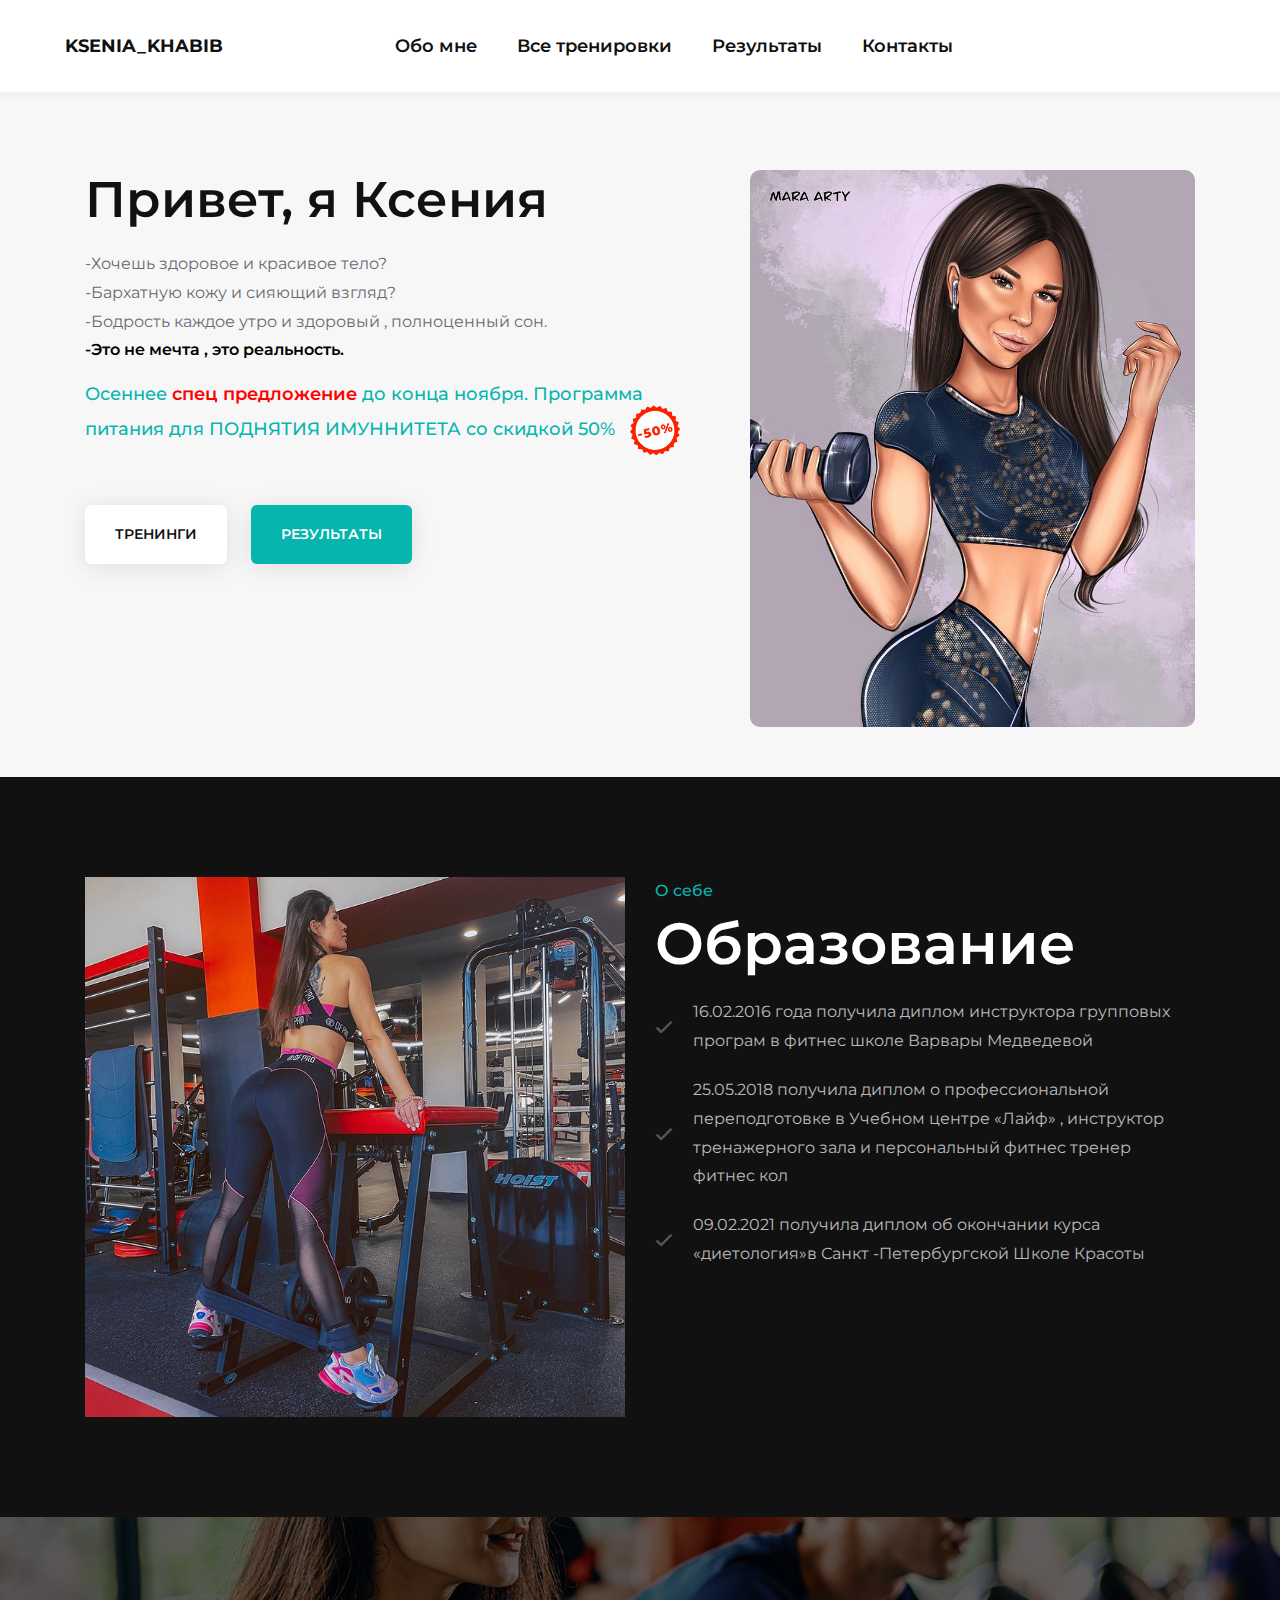
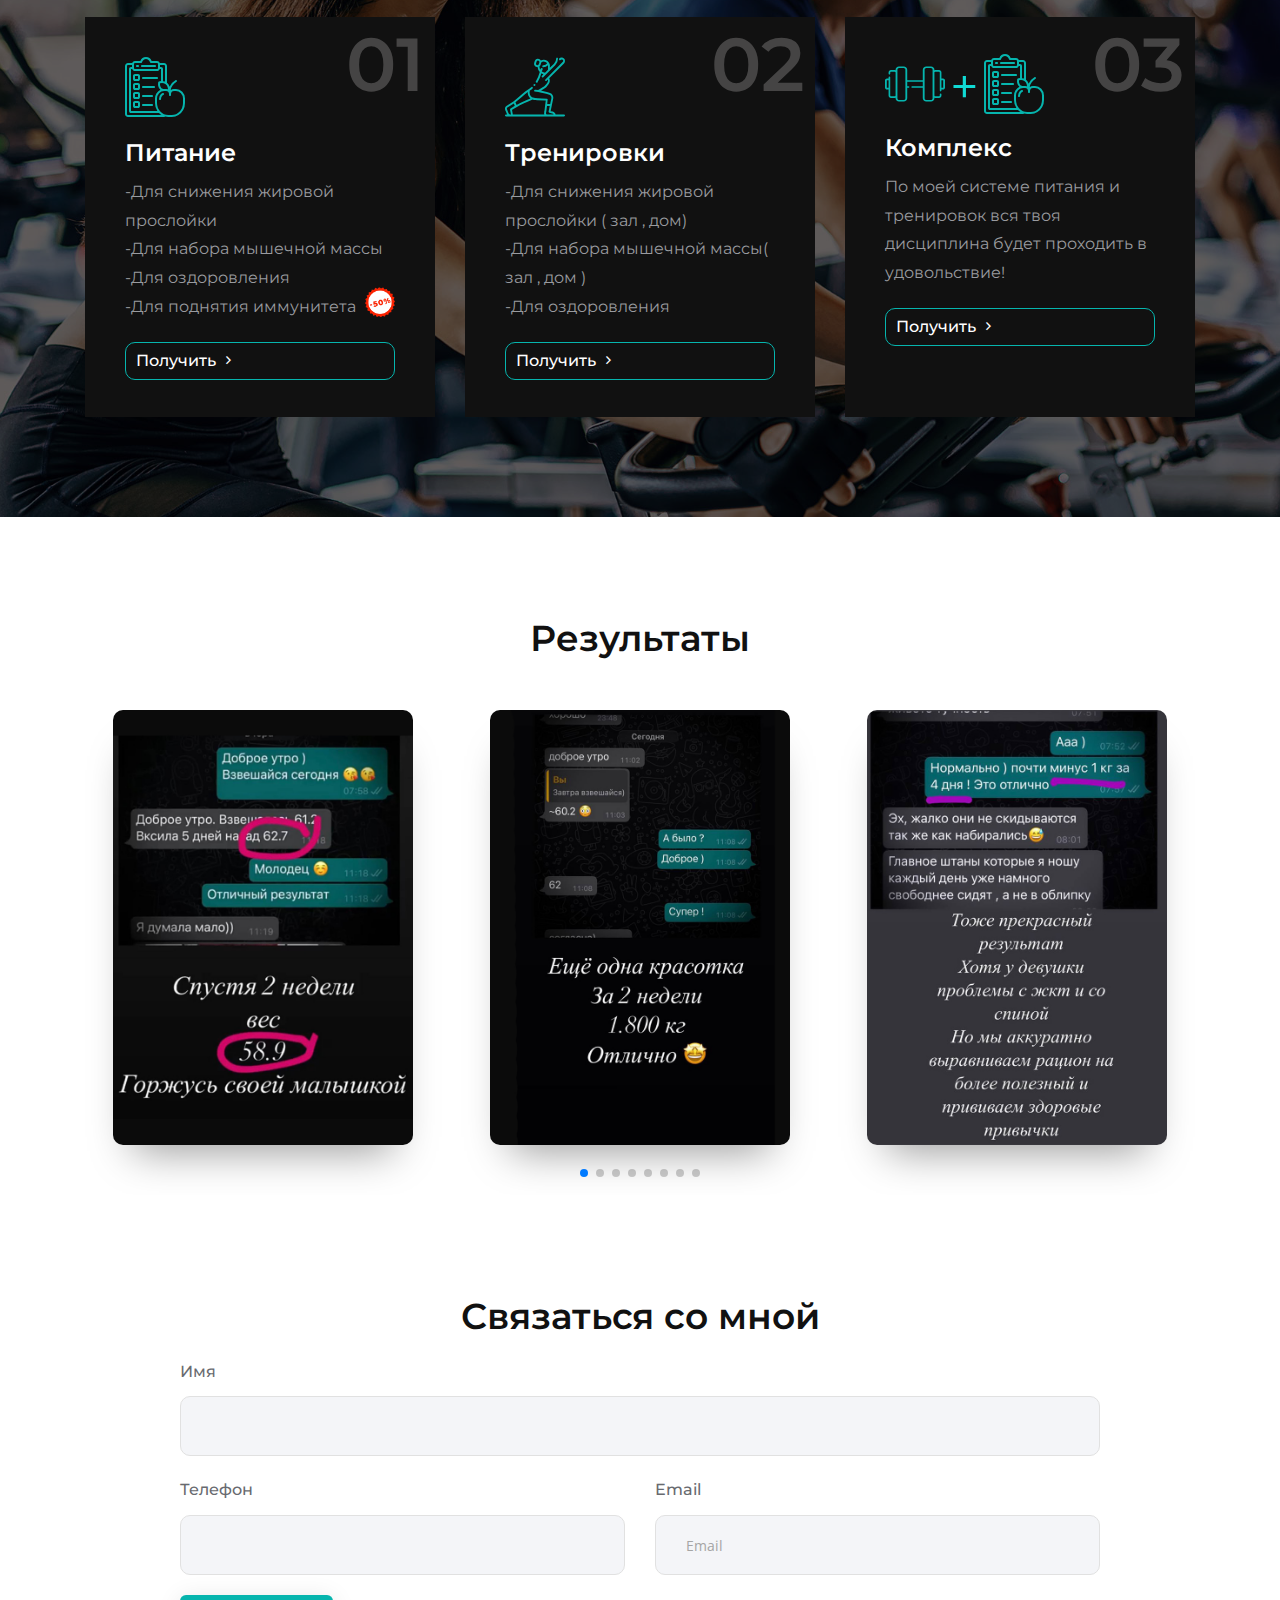
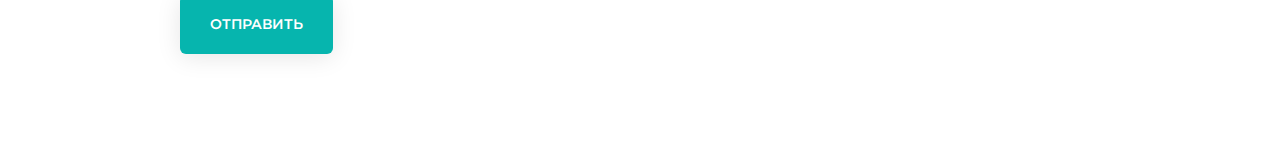
<file: front/index.html>
<!DOCTYPE HTML>
<html lang="en">

<head>
  <meta http-equiv="Content-Type" content="text/html; charset=UTF-8">
  <title>Ксения Хабиб</title>
  <meta name="viewport" content="width=device-width, initial-scale=1">
  <meta name="description" content="Description website">
  <meta name="author" content="Maksym Blank">
  <meta name="keywords" content="website, with, meta, tags">
  <meta name="robots" content="noindex, follow">
  <meta name="revisit-after" content="5 month">
  <meta name="image" content="http://mywebsite.com/image.jpg">
  <meta name="og:title" content="Title website">
  <meta name="og:description" content="Description website">
  <meta name="og:image" content="http://mywebsite.com/image.jpg">
  <meta name="og:site_name" content="My Website">
  <meta name="og:type" content="website">
  <meta name="twitter:card" content="summary">
  <meta name="twitter:title" content="Title website">
  <link type="image/png" rel="shortcut icon" href="./assets/img/favicon.png">
  <meta name="twitter:description" content="Description website">
  <link href="assets/css/plugins/bootstrap.min.css" rel="stylesheet">
  <link href="assets/css/plugins/slick.css" rel="stylesheet">
  <link href="assets/css/plugins/ion.rangeSlider.min.css" rel="stylesheet">
  <link href="assets/css/plugins/magnific-popup.css" rel="stylesheet">
  <link rel="stylesheet" href="https://unpkg.com/swiper/swiper-bundle.min.css" />
  <link href="assets/css/style.css" rel="stylesheet">
  <link href="assets/fonts/font-awesome.min.css" rel="stylesheet">
  <link href="assets/fonts/flaticon/flaticon.css" rel="stylesheet">
</head>

<body class="btn-style-2 btn-rounded sidebar-style-2" data-spy="scroll" data-target="#section-header" data-offset="90">
  <!--header Start-->
  <div id="section-header">
    <div class="sigma_aside-overlay aside-trigger-right">
    </div>
    <aside class="sigma_aside">
      <div class="sigma_close aside-trigger">
        <span></span>
        <span></span>
      </div>
      <div class="sigma_logo-wrapper">
        <a class="sigma_logo" href="index.html">
          ksenia_khabib
        </a>
      </div>
      <ul class="navbar-nav">
        <li class="menu-item">
          <a href="#about_me" class="nav-link">Обо мне</a>
        </li>
        <li class="menu-item">
          <a href="#section-services" class="nav-link">Все тренировки</a>
        </li>
        <li class="menu-item">
          <a href="#section-result" class="nav-link">Результаты</a>
        </li>
        <li class="menu-item">
          <a href="#feedback" class="nav-link">Контакты</a>
        </li>
      </ul>
    </aside>
    <div class="sigma_aside-overlay aside-trigger">
    </div>
    <header class="sigma_header sigma_header-absolute style-1 can-sticky">
      <div class="sigma_header-middle">
        <div class="container-fluid">
          <div class="navbar">
            <div class="sigma_logo-wrapper">
              <a class="sigma_logo" href="index.html">
                ksenia_khabib
              </a>
            </div>
            <ul class="navbar-nav">
              <li class="menu-item">
                <a href="#about_me" class="nav-link">Обо мне</a>
              </li>
              <li class="menu-item">
                <a href="#section-services" class="nav-link">Все тренировки</a>
              </li>
              <li class="menu-item">
                <a href="#section-result" class="nav-link">Результаты</a>
              </li>
              <li class="menu-item">
                <a href="#feedback" class="nav-link">Контакты</a>
              </li>
            </ul>
            <div class="sigma_header-controls style-1 d-block d-md-none">
              <ul class="sigma_header-controls-inner">
                <li class="aside-toggle aside-trigger-right desktop-toggler">
                  <span></span>
                  <span></span>
                  <span></span>
                </li>
                <li class="aside-toggle aside-trigger">
                  <span></span>
                  <span></span>
                  <span></span>
                </li>
              </ul>
            </div>
          </div>
        </div>
      </div>
    </header>
    <!--header End-->
  </div>
  <!--hero Start-->
  <div id="section-hero">
    <div class="sigma_banner light-bg style-8">
      <div class="banner-slider-inner">
        <div class="sigma_banner-text">
          <div class="container">
            <div class="row">
              <div class="col-lg-7">
                <!-- <h5 class="primary-color">Real Time For Fitness</h5> -->
                <h1 class="title">Привет, я Ксения</h1>
                <p>-Хочешь здоровое и красивое тело? <br> -Бархатную кожу и сияющий взгляд? <br> -Бодрость каждое утро и здоровый , полноценный сон. 
                  <br>   <span>-Это не мечта , это реальность.</span> 
                </p>
                <p class="hero_sale">Осеннее <span>спец предложение</span> до конца ноября.
                  Программа питания для ПОДНЯТИЯ ИМУННИТЕТА со скидкой 50% <img src="./assets/img/sale.png" alt="img"></p>
                <div class="banner-links d-flex align-items-center">
                  <a href="#section-services" class="sigma_btn light">Тренинги</a>
                  <a href="#section-result" class="sigma_btn ml-4">Результаты</a>
                </div>
              </div>
              <div class="col-lg-5">
                <div class="sigma_banner-image mt-5 mt-lg-0">
                  <img src="assets/img/me_1.jpg" alt="img">
                </div>
              </div>
            </div>
          </div>
        </div>
      </div>
    </div>
    <!--hero End-->
  </div>
  <!--preloader Start-->
  <div id="section-preloader">
    <div class="sigma_preloader sigma_preloader-gear">
      <div class="sigma_preloader-inner">
        <div class="preloader-gear">
          <div class="preloader-gear-inner">
            <div>
              <div>
              </div>
              <div>
              </div>
              <div>
              </div>
              <div>
              </div>
              <div>
              </div>
              <div>
              </div>
            </div>
          </div>
        </div>
      </div>
    </div>
    <!--preloader End-->
  </div>

  <div id="section-about">
    <div class="section bg-secondary-1">
      <div class="container">
        <div class="row">
          <div class="col-lg-6 order-1 order-lg-1">
            <div class="sigma_about style-17" id="about_me">
              <div class="sigma_about-image-1">
                <img src="assets/img/me_2.jpg" alt="img">
              </div>
            </div>
          </div>
          <div class="col-lg-6 order-2 order-lg-2">
            <div class="sigma_about style-17 mt-5 mt-lg-0">
              <div class="section-title">
                <span class="subtitle">О себе</span>
                <h3 class="title text-white">Образование</h3>
              </div>
              <div class="sigma_about-content"  >
                <div class="sigma_general-list style-3">
                  <ul>
                    <li>
                      <i class="far fa-check"></i>
                      <span>16.02.2016 года получила диплом инструктора групповых програм в фитнес школе Варвары Медведевой                       </span>
                    </li>
                    <li>
                      <i class="far fa-check"></i>
                      <span>25.05.2018 получила диплом о профессиональной переподготовке в Учебном центре «Лайф» , инструктор тренажерного зала и персональный фитнес тренер
                        фитнес кол
                        </span>
                    </li>
                    <li>
                      <i class="far fa-check"></i>
                      <span>09.02.2021 получила диплом об окончании курса «диетология»в Санкт -Петербургской Школе Красоты</span>
                    </li>
                  </ul>
                </div>
              </div>
            </div>
          </div>
        </div>
      </div>
    </div>
    <!--about End-->
  </div>
  <!--services Start-->
  <div id="section-services" id="section-services">
    <div class="section section-padding bg-cover bg-center dark-overlay"
      style="background-image: url(assets/img/home-1/1920x800.jpg)">
      <div class="container">
        <div class="row">
          <div class="col-lg-4 col-md-6">
            <div class="sigma_service style-9 dark">
              <span>01</span>
              <i class="flaticon-diet is_flaticon"></i>
              <div class="sigma_service-body">
                <img class="sale_img" src="./assets/img/sale.png" alt="img">
                <h5>
                  <a href="#feedback" class="service_type_btn" data-name="nutrition">Питание</a>

                </h5>
                <p>-Для снижения жировой прослойки <br>
                  -Для набора мышечной массы <br>
                  -Для оздоровления<br>
                  -Для поднятия иммунитета 
                  </p>
                <a href="#feedback" class="service_type_btn btn-link secondary-color" data-name="nutrition">

                  Получить

                  <i class="far fa-angle-right"></i>

                </a>
              </div>
            </div>
          </div>
          <div class="col-lg-4 col-md-6">
            <div class="sigma_service style-9 dark">
              <span>02</span>
              <i class="flaticon-yoga is_flaticon"></i>
              <div class="sigma_service-body">
                <h5>

                  <a href="#feedback" class="service_type_btn" data-name="traning">Тренировки</a>

                </h5>
                <p>-Для снижения жировой прослойки ( зал , дом)  <br>
                  -Для набора мышечной массы( зал , дом ) <br>
                  -Для оздоровления
                  </p>
                <a href="#feedback" class="service_type_btn btn-link secondary-color" data-name="traning">

                Получить

                  <i class="far fa-angle-right"></i>

                </a>
              </div>
            </div>
          </div>
          <div class="col-lg-4 col-md-6">
            <div class="sigma_service style-9 dark">
              <span>03</span>
              <div class="kompleks_icons">        <i class="flaticon-barbell is_flaticon"></i>    <p>+</p>  
                <i class="flaticon-diet is_flaticon"></i></div>

              <div class="sigma_service-body">
                <h5>

                  <a href="#feedback" class="service_type_btn" data-name="kompleks">Комплекс</a>

                </h5>
                <p>По моей системе питания и тренировок вся твоя дисциплина будет проходить в удовольствие!
</p>
                <a href="#feedback" class="service_type_btn btn-link secondary-color" data-name="kompleks">

                  Получить

                  <i class="far fa-angle-right"></i>

                </a>
              </div>
            </div>
          </div>


        </div>
      </div>
    </div>
  </div>

  <section class="section-result" id="section-result">
    <div class="container">
      <div class="row">
        <div class="col-12">
          <h3>Результаты</h3>
              <!-- Swiper -->
    <div class="swiper mySwiper">
      <div class="swiper-wrapper">
        <div class="swiper-slide"><img src="./assets/img/result_1.jpg" alt="" class="result_slide"></div>
        <div class="swiper-slide"><img src="./assets/img/result_3.jpg" alt="" class="result_slide"></div>
        <div class="swiper-slide"><img src="./assets/img/result_4.jpg" alt="" class="result_slide"></div>
        <div class="swiper-slide"><img src="./assets/img/result_5.jpg" alt="" class="result_slide"></div>
        <div class="swiper-slide"><img src="./assets/img/result_6.jpg" alt="" class="result_slide"></div>
        <div class="swiper-slide"><img src="./assets/img/result_7.jpg" alt="" class="result_slide"></div>
        <div class="swiper-slide"><img src="./assets/img/result_8.jpg" alt="" class="result_slide"></div>
        <div class="swiper-slide"><img src="./assets/img/result_9.jpg" alt="" class="result_slide"></div>
      </div>
      <div class="swiper-pagination"></div>
    </div>
        </div>
      </div>
    </div>
  </section>

  <div id="section-contact-form">
    <div class="section">
      <h3>Связаться со мной</h3>
      <div class="sigma_form style-2">
        <div class="container">
          <div class="row justify-content-center">
            <div class="col-lg-10">
              <form class="mf_form_validate ajax_submit" method="post"
               id="form_AdviseFree">
                <div class="row">
                  <div class="col-12">
                    <div class="form-group">
                      <label>Имя</label>
                      <input type="text" name="name">
                    </div>
                  </div>
                  <div class="col-lg-6">
                    <div class="form-group">
                      <label>Телефон</label>
                      <div class="input-group">
                        <input type="number" name="phone" value="+7">
                      </div>
                    </div>
                  </div>
                  <div class="col-lg-6">
                    <div class="form-group">
                      <label>Email</label>
                      <input type="email" name="email" placeholder="Email">
                      <input type="hidden" id="service_type" value="Не выбрал продукт" name="type_product">
                    </div>
                  </div>
                  <div class="col-12">
                    <button type="submit">Отправить</button>
                    <div class="server_response w-100">
                    </div>
                  </div>
                </div>
              </form>
            </div>
          </div>
        </div>
      </div>
    </div>
  </div>
  </div>
  <script src="assets/js/plugins/jquery-3.4.1.min.js" type="text/javascript"></script>
  <script src="assets/js/plugins/popper.min.js" type="text/javascript"></script>
  <script src="assets/js/plugins/bootstrap.min.js" type="text/javascript"></script>
  <script src="assets/js/plugins/jquery.instagramFeed.min.js" type="text/javascript"></script>
  <script src="assets/js/plugins/slick.min.js" type="text/javascript"></script>
  <script src="assets/js/plugins/imagesloaded.min.js" type="text/javascript"></script>
  <script src="assets/js/plugins/isotope.pkgd.min.js" type="text/javascript"></script>
  <script src="assets/js/plugins/jquery.magnific-popup.min.js" type="text/javascript"></script>
  <script src="assets/js/plugins/jquery.counterup.min.js" type="text/javascript"></script>
  <script src="assets/js/plugins/jquery.inview.min.js" type="text/javascript"></script>
  <script src="assets/js/plugins/ion.rangeSlider.min.js" type="text/javascript"></script>
  <script src="assets/js/plugins/jquery.validate.min.js" type="text/javascript"></script>
  <script src="https://unpkg.com/swiper/swiper-bundle.min.js"></script>
  <script>
  </script>
  <script src="assets/js/main.js" type="text/javascript"></script>
  <script src="assets/functions/mf_form.js" type="text/javascript"></script>

  <script>
    var swiper = new Swiper(".mySwiper", {
      slidesPerView: 3,
      spaceBetween: 10,
      loop: true,
      pagination: {
        el: ".swiper-pagination",
        clickable: true,
      },
      autoplay: {
          delay: 2500,
          disableOnInteraction: false,
        },
      breakpoints: {
        300: {
          slidesPerView: 1,
          spaceBetween: 20,
        },
        600: {
          slidesPerView: 3,
          spaceBetween: 20,
        },
      }
    });
  </script>
</body>

</html>
</file>
<file: front/assets/css/style.css>
/*Google Fonts*/
@import url('https://fonts.googleapis.com/css2?family=Montserrat:wght@400;500;600;700;800&display=swap');
@import url('https://fonts.googleapis.com/css2?family=Open+Sans:wght@400;500;600;700&display=swap');

:root {
  --thm-font: 'Montserrat', sans-serif; /* Headings */
  --thm-b-font: "Open Sans", sans-serif; /* Body font */
  --thm-base: #06b5ae; /* Primary color */
  --thm-base-hover: #10dad4; /* Primary hover */
  --thm-base-rgb: 21, 190, 245; /* Primary rgb */
  --thm-base-hue: #f1fbff; /* Primary low hue */
  --thm-secondary: #111; /* Secondary */
  --thm-secondary-hover: #070606; /* Secondary */
  --thm-secondary-rgb: 17, 17, 17; /* Secondary rgb */
  --thm-b-text: #686a6f; /* Body text */
  --thm-b-text-rgb: 104, 106, 111; /* Body text rgb */
  --thm-border: #e1e1e1; /* Borders */
  --thm-border-rgb: 225, 225, 225; /* Borders rgb */
}

/* animation */

@keyframes fadeHeaderInDown {
  0% {
    opacity:0;
    transform:translate3d(0, -100%, 0);
  }
  100% {
    opacity:1;
    transform:translate3d(0, 0, 0);
  }
}

@keyframes pulseInOut {
  0% {
    opacity: 1;
    transform: scale(.3)
  }

  100% {
    opacity: 0;
    transform: scale(1.7)
  }
}

@keyframes preloader-dual-inner-o {
  0% {
    opacity: 1;
    transform: translate(0 0)
  }

  49.99% {
    opacity: 1;
    transform: translate(80px, 0)
  }

  50% {
    opacity: 0;
    transform: translate(80px, 0)
  }

  100% {
    opacity: 0;
    transform: translate(0, 0)
  }
}

@keyframes preloader-dual-inner {
  0% {
    transform: translate(0, 0)
  }

  50% {
    transform: translate(80px, 0)
  }

  100% {
    transform: translate(0, 0)
  }
}

@-webkit-keyframes cssload-loading-ani1 {
  100% {
    -webkit-transform: translate(39px);
    transform: translate(39px);
    opacity: 0;
  }
}

@keyframes cssload-loading-ani1 {
  100% {
    -webkit-transform: translate(39px);
    transform: translate(39px);
    opacity: 0;
  }
}

@-webkit-keyframes cssload-loading-ani2 {
  100% {
    -webkit-transform: translate(19px);
    transform: translate(19px);
    opacity: 1;
  }
}

@keyframes cssload-loading-ani2 {
  100% {
    -webkit-transform: translate(19px);
    transform: translate(19px);
    opacity: 1;
  }
}

@-webkit-keyframes cssload-loading-ani3 {
  100% {
    -webkit-transform: translate(19px);
    transform: translate(19px);
  }
}

@keyframes cssload-loading-ani3 {
  100% {
    -webkit-transform: translate(19px);
    transform: translate(19px);
  }
}

@keyframes preloader-squares-inner {
  0% {
    transform: scale(1.1500000000000001)
  }

  100% {
    transform: scale(1)
  }
}

@keyframes preloader-pulse-inner-1 {
  0% {
    top: 36px;
    height: 128px
  }

  50% {
    top: 60px;
    height: 80px
  }

  100% {
    top: 60px;
    height: 80px
  }
}

@keyframes preloader-pulse-inner-2 {
  0% {
    top: 41.99999999999999px;
    height: 116.00000000000001px
  }

  50% {
    top: 60px;
    height: 80px
  }

  100% {
    top: 60px;
    height: 80px
  }
}

@keyframes preloader-pulse-inner-3 {
  0% {
    top: 48px;
    height: 104px
  }

  50% {
    top: 60px;
    height: 80px
  }

  100% {
    top: 60px;
    height: 80px
  }
}

@keyframes preloader-gear-inner {
  0% {
    transform: rotate(0deg)
  }

  50% {
    transform: rotate(22.5deg)
  }

  100% {
    transform: rotate(45deg)
  }
}

@keyframes preloader-ripple-inner {
  0% {
    top: 96px;
    left: 96px;
    width: 0;
    height: 0;
    opacity: 1;
  }

  100% {
    top: 18px;
    left: 18px;
    width: 156px;
    height: 156px;
    opacity: 0;
  }
}

@keyframes preloader-eclipse {
  0% {
    transform: rotate(0deg)
  }

  50% {
    transform: rotate(180deg)
  }

  100% {
    transform: rotate(360deg)
  }
}

@keyframes preloader-spinner-inner {
  0% {
    opacity: 1
  }

  100% {
    opacity: 0
  }
}

/* General */

::selection{
  background-color: var(--thm-base);
  color: #fff;
}

html {
  overflow-x: hidden;
}

body {
  overflow-x: hidden;
  color: var(--thm-b-text);
  font-size: 16px;
  line-height: 1.8;
  font-family: 'Montserrat', sans-serif;
}

.fw-400{
  font-weight: 400;
}

.sigma_box {
  padding: 30px;
  background-color: #fff;
  box-shadow: 0 0 40px 5px rgba(0, 0, 0, 0.03);
}
.sigma_logo{
  font-weight: 600;
  font-size: 18px;
  text-transform: uppercase;
  color: #000;
}

.navbar-nav{
  margin-right: auto;
  margin-left: 200px;
}
@media screen and (max-width:768px){
  .navbar-nav{
    margin-right: none;
    margin-left: 0;
  }
}
.gallery-thumb{
  position: relative;
}

.gallery-thumb::before{
  content: "\f002";
  position: absolute;
  right: 20px;
  top: 30px;
  font-family: "Font Awesome 5 Pro";
  color: #fff;
  opacity: 0;
  visibility: hidden;
  transition: .3s;
}
.gallery-thumb:hover::before{
  top: 20px;
  opacity: 1;
  visibility: visible;
}

.object-cover {
  object-fit: cover;
}

.section {
  position: relative;
  padding: 100px 0;
}

.section.section-padding {
  padding: 100px 0 70px;
}

.section.shape-after::after {
  content: '';
  position: absolute;
  background-color: var(--thm-base);
  opacity: .3;
  left: 20px;
  right: 20px;
  bottom: -20px;
  top: 20px;
  z-index: -2;
}

.section-title {
  position: relative;
  max-width: 640px;
}

.section-title.centered {
  text-align: center;
  margin: 0 auto 50px;
}

.section-title.flex-title{
  display: flex;
  align-items: center;
  justify-content: space-between;
  margin: 0 0 50px;
  max-width: 100%;
}
.section-title .title {
  font-size: 58px;
  line-height: 1;
  position: relative;
}
.section-title .title.sm{
  font-size: 48px;
}

.section-title .subtitle {
  display: inline-flex;
  color: var(--thm-base);
  font-size: 16px;
  margin-bottom: 10px;
  font-weight: 500;
}

.section-title.has-element .lines{
  display: flex;
  align-items: center;
  flex-direction: column;
}

.section-title.has-element .lines span{
  display: flex;
  width: 90px;
  height: 2px;
  background-color: var(--thm-base);
}

.section-title.has-element .lines span:last-child{
  width: 60px;
  margin-top: 2px;
}

.section-title .btn-link {
  margin-top: 20px;
}

.required {
  font-size: 12px;
  line-height: 1;
  color: #f78686;
  font-style: normal;
}

img {
  max-width: 100%;
}

ul {
  padding: 0;
  margin: 0;
  list-style-type: none;
}

label {
  margin-bottom: 10px;
  color: var(--thm-b-text);
  font-weight: 500;
}

label.error{
  color: #ff0000;
  display: block;
  font-size: 13px;
  font-weight: normal;
  text-align: left;
}

b, strong {
  font-weight: 600;
}

.sigma_stroke-text {
  font-size: 240px;
  font-weight: 700;
  text-transform: uppercase;
  line-height: 1;
  text-align: center;
  color: transparent;
  -webkit-text-fill-color: transparent;
  -webkit-text-stroke: 1px #fff;
  z-index: 1;
  opacity: 0.2;
  margin: 0;
}

.center-absolute {
  position: absolute;
  left: 50%;
  top: 50%;
  -webkit-transform: translate(-50%, -50%);
  transform: translate(-50%, -50%);
}

.topleft-absolute {
  position: absolute;
  left: -30px;
  top: -30px;
}

.dark-overlay,
.primary-overlay {
  position: relative;
  z-index: 1;
}

.primary-overlay::before,
.dark-overlay::before {
  content: '';
  position: absolute;
  top: 0;
  left: 0;
  width: 100%;
  height: 100%;
  background-color: rgba(0, 0, 0, .6);
  z-index: -1;
}

.primary-overlay::before {
  background-color: rgba(0, 0, 0, .6);
}

.bg-cover {
  background-size: cover;
}

.bg-center {
  background-position: center;
}

.mb-30 {
  margin-bottom: 30px;
}

/* Buttons */
button,
input[type=reset],
input[type="button"],
input[type="submit"],
.sigma_btn {
  cursor: pointer;
  display: inline-block;
  text-align: center;
  white-space: nowrap;
  vertical-align: middle;
  position: relative;
  background-color: var(--thm-base);
  border: 0;
  color: #fff;
  font-size: 14px;
  font-weight: 600;
  padding: 17px 30px;
  -webkit-transition: 0.3s;
  -o-transition: 0.3s;
  transition: 0.3s;
  text-transform: uppercase;
  border-radius: 0;
  overflow: hidden;
  z-index: 1;
  box-shadow: 0 3px 24px rgba(0, 0, 0, .1);
}

button i,
input[type=reset] i,
input[type="button"] i,
input[type="submit"] i,
.sigma_btn i {
  margin: 0 0 0 10px;
  color: #fff;
  z-index: 1;
}

.btn-rounded button,
.btn-rounded input[type=reset],
.btn-rounded input[type="button"],
.btn-rounded input[type="submit"],
.btn-rounded .sigma_btn,
.rounded-border input[type="number"],
.rounded-border input[type="text"],
.rounded-border input[type="email"],
.rounded-border input[type="password"],
.rounded-border input[type="tel"],
.rounded-border input[type="url"],
.rounded-border input[type="search"],
.rounded-border select,
.rounded-border textarea,
.rounded-border .form-control {
  border-radius: 6px;
}

.btn-pill button,
.btn-pill input[type=reset],
.btn-pill input[type="button"],
.btn-pill input[type="submit"],
.btn-pill .sigma_btn,
.pill-border input[type="number"],
.pill-border input[type="text"],
.pill-border input[type="email"],
.pill-border input[type="password"],
.pill-border input[type="tel"],
.pill-border input[type="url"],
.pill-border input[type="search"],
.pill-border select,
.pill-border textarea,
.pill-border .form-control {
  border-radius: 25px;
}

.bottom-border input[type="number"],
.bottom-border input[type="text"],
.bottom-border input[type="email"],
.bottom-border input[type="password"],
.bottom-border input[type="tel"],
.bottom-border input[type="url"],
.bottom-border input[type="search"],
.bottom-border select,
.bottom-border textarea,
.bottom-border .form-control {
  border-top: none;
  border-left: none;
  border-right: none;
  border-bottom: 1px solid var(--thm-border);
  padding: 8px 0;
}

button:hover,
input[type=reset]:hover,
input[type="button"]:hover,
input[type="submit"]:hover,
.sigma_btn:hover,
button:focus,
input[type=reset]:focus,
input[type="button"]:focus,
input[type="submit"]:focus,
.sigma_btn:focus {
  color: #fff;
  box-shadow: 0 3px 24px rgba(0, 0, 0, .1);
  outline: none;
}

button.secondary,
input[type=reset].secondary,
input[type="button"].secondary,
input[type="submit"].secondary,
.sigma_btn.secondary {
  background-color: var(--thm-secondary);
}

button.secondary:hover,
input[type=reset].secondary:hover,
input[type="button"].secondary:hover,
input[type="submit"].secondary:hover,
.sigma_btn.secondary:hover,
button.secondary:focus,
input[type=reset].secondary:focus,
input[type="button"].secondary:focus,
input[type="submit"].secondary:focus,
.sigma_btn.secondary:focus {
  color: #fff;
}

button.tertiary,
input[type=reset].tertiary,
input[type="button"].tertiary,
input[type="submit"].tertiary,
.sigma_btn.tertiary {
  background-color: #7553f2;
}

button.tertiary:hover,
input[type=reset].tertiary:hover,
input[type="button"].tertiary:hover,
input[type="submit"].tertiary:hover,
.sigma_btn.tertiary:hover,
button.tertiary:focus,
input[type=reset].tertiary:focus,
input[type="button"].tertiary:focus,
input[type="submit"].tertiary:focus,
.sigma_btn.tertiary:focus {
  color: #fff;
}

button.light,
input[type=reset].light,
input[type="button"].light,
input[type="submit"].light,
.sigma_btn.light {
  background-color: #fff;
  color: var(--thm-secondary);
}

button.light i,
input[type=reset].light i,
input[type="button"].light i,
input[type="submit"].light i,
.sigma_btn.light i {
  color: var(--thm-secondary);
}

button.light:hover,
input[type=reset].light:hover,
input[type="button"].light:hover,
input[type="submit"].light:hover,
.sigma_btn.light:hover,
button.light:focus,
input[type=reset].light:focus,
input[type="button"].light:focus,
input[type="submit"].light:focus,
.sigma_btn.light:focus {
  color: var(--thm-secondary);
}

/* btn-hover-styles */
/* Style 1 */
.btn-style-1 button:before,
.btn-style-1 input[type=reset]:before,
.btn-style-1 input[type="button"]:before,
.btn-style-1 input[type="submit"]:before,
.btn-style-1 .sigma_btn:before {
  content: "";
  position: absolute;
  left: 50%;
  top: 50%;
  transform: translate(-50%, -50%);
  width: 10px;
  height: calc(100% - 10px);
  border-radius: 0;
  background-color: var(--thm-base-hover);
  opacity: 0;
  visibility: hidden;
  z-index: -1;
  transition: 0.3s;
}

/* Style 2 */
.btn-style-2 button:before,
.btn-style-2 input[type=reset]:before,
.btn-style-2 input[type="button"]:before,
.btn-style-2 input[type="submit"]:before,
.btn-style-2 .sigma_btn:before {
  content: "";
  position: absolute;
  left: 0;
  top: 0;
  width: 100%;
  height: 0;
  border-radius: 0;
  background-color: var(--thm-base-hover);
  z-index: -1;
  transition: 0.3s;
}

/* Style 3 */
.btn-style-3 button:before,
.btn-style-3 input[type=reset]:before,
.btn-style-3 input[type="button"]:before,
.btn-style-3 input[type="submit"]:before,
.btn-style-3 .sigma_btn:before {
  content: "";
  position: absolute;
  height: 100%;
  left: -35%;
  top: 0;
  transform: skew(50deg);
  width: 0;
  border-radius: 0;
  background-color: var(--thm-base-hover);
  z-index: -1;
  transition: 0.3s;
}

/* Style 4 */
.btn-style-4 button:before,
.btn-style-4 input[type=reset]:before,
.btn-style-4 input[type="button"]:before,
.btn-style-4 input[type="submit"]:before,
.btn-style-4 .sigma_btn:before {
  content: "";
  position: absolute;
  left: 0;
  top: 0;
  height: 100%;
  width: 0;
  border-radius: 0;
  background-color: var(--thm-base-hover);
  z-index: -1;
  transition: 0.3s;
}

/* Style 5 */
.btn-style-5 button:before,
.btn-style-5 input[type=reset]:before,
.btn-style-5 input[type="button"]:before,
.btn-style-5 input[type="submit"]:before,
.btn-style-5 .sigma_btn:before {
  content: "";
  position: absolute;
  left: 50%;
  top: 50%;
  height: 0;
  width: 0;
  border-radius: 0;
  background-color: var(--thm-base-hover);
  z-index: -1;
  transition: 0.3s;
}

/* Style 6 */
.btn-style-6 button:before,
.btn-style-6 input[type=reset]:before,
.btn-style-6 input[type="button"]:before,
.btn-style-6 input[type="submit"]:before,
.btn-style-6 .sigma_btn:before {
  content: "";
  position: absolute;
  width: 100%;
  height: 100%;
  right: -120px;
  bottom: -50px;
  border-radius: 0;
  background-color: var(--thm-base-hover);
  z-index: -1;
  transition: 0.3s;
}

/* Style 7 */
.btn-style-7 button:before,
.btn-style-7 input[type=reset]:before,
.btn-style-7 input[type="button"]:before,
.btn-style-7 input[type="submit"]:before,
.btn-style-7 .sigma_btn:before {
  content: "";
  position: absolute;
  z-index: -1;
  top: 0;
  bottom: 0;
  left: 0;
  right: 0;
  border-radius: 0;
  background-color: var(--thm-base-hover);
  transform: scaleY(0);
  transform-origin: 50%;
  transition: 0.3s;
}

/* Style 8 */
.btn-style-8 button:before,
.btn-style-8 input[type=reset]:before,
.btn-style-8 input[type="button"]:before,
.btn-style-8 input[type="submit"]:before,
.btn-style-8 .sigma_btn:before {
  content: "";
  position: absolute;
  left: 110%;
  top: 0px;
  width: 100%;
  height: 100%;
  transform: skewX(-25deg);
  transition: 0.3s;
  z-index: -1;
  border-radius: 0;
  background-color: var(--thm-base-hover);
}

/* Style 9 */
.btn-style-9 button:before,
.btn-style-9 input[type=reset]:before,
.btn-style-9 input[type="button"]:before,
.btn-style-9 input[type="submit"]:before,
.btn-style-9 .sigma_btn:before {
  content: "";
  position: absolute;
  left: 90%;
  top: 0px;
  width: 100%;
  height: 100%;
  transform: skewX(-25deg);
  transition: 0.3s;
  z-index: -1;
  border-radius: 0;
  background-color: var(--thm-base-hover);
}

/* for secondary btn */
button.secondary:before,
input[type=reset].secondary:before,
input[type="button"].secondary:before,
input[type="submit"].secondary:before,
.sigma_btn.secondary:before {
  background-color: var(--thm-secondary-hover);
}

/* for tertiary btn */
button.tertiary:before,
input[type=reset].tertiary:before,
input[type="button"].tertiary:before,
input[type="submit"].tertiary:before,
.sigma_btn.tertiary:before,
button.tertiary:before {
  background-color: #4224b1;
}

/* for light btn */
button.light:before,
input[type=reset].light:before,
input[type="button"].light:before,
input[type="submit"].light:before,
.sigma_btn.light:before {
  background-color: rgba(0, 0, 0, 0.1);
}

/* for buttons have rounded borders */
.btn-rounded button:before,
.btn-rounded input[type=reset]:before,
.btn-rounded input[type="button"]:before,
.btn-rounded input[type="submit"]:before,
.btn-rounded .sigma_btn:before {
  border-radius: 6px;
}

/* for pill button */
.btn-pill button:before,
.btn-pill input[type=reset]:before,
.btn-pill input[type="button"]:before,
.btn-pill input[type="submit"]:before,
.btn-pill .sigma_btn:before {
  border-radius: 25px;
}

.btn-style-1 button:hover:before,
.btn-style-1 input[type=reset]:hover:before,
.btn-style-1 input[type="button"]:hover:before,
.btn-style-1 input[type="submit"]:hover:before,
.btn-style-1 .sigma_btn:hover:before {
  opacity: 1;
  visibility: visible;
  width: calc(100% - 10px);
}

.btn-style-2 button:hover:before,
.btn-style-2 input[type=reset]:hover:before,
.btn-style-2 input[type="button"]:hover:before,
.btn-style-2 input[type="submit"]:hover:before,
.btn-style-2 .sigma_btn:hover:before {
  height: 100%;
}

.btn-style-3 button:hover:before,
.btn-style-3 input[type=reset]:hover:before,
.btn-style-3 input[type="button"]:hover:before,
.btn-style-3 input[type="submit"]:hover:before,
.btn-style-3 .sigma_btn:hover:before {
  width: 160%;
  height: 100%;
}

.btn-style-4 button:hover:before,
.btn-style-4 input[type=reset]:hover:before,
.btn-style-4 input[type="button"]:hover:before,
.btn-style-4 input[type="submit"]:hover:before,
.btn-style-4 .sigma_btn:hover:before {
  width: 100%;
}

.btn-style-5 button:hover:before,
.btn-style-5 input[type=reset]:hover:before,
.btn-style-5 input[type="button"]:hover:before,
.btn-style-5 input[type="submit"]:hover:before,
.btn-style-5 .sigma_btn:hover:before {
  width: 100%;
  height: 100%;
  left: 0;
  top: 0;
}

.btn-style-6 button:hover:before,
.btn-style-6 input[type=reset]:hover:before,
.btn-style-6 input[type="button"]:hover:before,
.btn-style-6 input[type="submit"]:hover:before,
.btn-style-6 .sigma_btn:hover:before {
  right: 0;
  bottom: 0;
}

.btn-style-7 button:hover:before,
.btn-style-7 input[type=reset]:hover:before,
.btn-style-7 input[type="button"]:hover:before,
.btn-style-7 input[type="submit"]:hover:before,
.btn-style-7 .sigma_btn:hover:before {
  transform: scaleY(1);
}

.btn-style-8 button:hover:before,
.btn-style-8 input[type=reset]:hover:before,
.btn-style-8 input[type="button"]:hover:before,
.btn-style-8 input[type="submit"]:hover:before,
.btn-style-8 .sigma_btn:hover:before {
  left: 0%;
  transform: scale(1, 1);
}

.btn-style-9 button:hover:before,
.btn-style-9 input[type=reset]:hover:before,
.btn-style-9 input[type="button"]:hover:before,
.btn-style-9 input[type="submit"]:hover:before,
.btn-style-9 .sigma_btn:hover:before {
  left: 0%;
  transform: scale(1, 1);
}

button.mfp-close,
button.mfp-arrow{
  box-shadow: none;
}

button.mfp-close:before,
button.mfp-arrow:before,
button.close:before{
  content: none;
}

button.btn-sm,
input[type=reset].btn-sm,
input[type="button"].btn-sm,
input[type="submit"].btn-sm,
.sigma_btn.btn-sm {
  font-size: 14px;
  padding: 12px 20px;
  text-transform: capitalize;
}

button.btn-md,
input[type=reset].btn-md,
input[type="button"].btn-md,
input[type="submit"].btn-md,
.sigma_btn.btn-md {

}

button.btn-lg,
input[type=reset].btn-lg,
input[type="button"].btn-lg,
input[type="submit"].btn-lg,
.sigma_btn.btn-lg {

}

.btn-link {
  transition: 0.3s;
  display: inline-flex;
  align-items: center;
  line-height: 1;
}

.btn-link:hover {
  text-decoration: none;
  color: var(--thm-base-hover);
}

.btn-link i {
  transition: 0.3s;
  margin-left: 10px;
  font-size: 13px;
}

.btn-link:hover i {
  margin-left: 13px;
}

/* Inputs */
input[type="number"],
input[type="text"],
input[type="email"],
input[type="password"],
input[type="tel"],
input[type="url"],
input[type="search"],
select,
textarea,
.form-control {
  position: relative;
  display: block;
  height: 60px;
  width: 100%;
  font-size: 16px;
  color: #686a6f;
  font-weight: 400;
  padding: 14px 30px;
  letter-spacing: 0.1em;
  background-color: #f4f5f8;
  border: 1px solid var(--thm-border);
  border-radius: 0;
  transition: all 300ms ease;
  font-family: var(--thm-b-font);
  font-size: 14px;
  font-weight: 400;
  letter-spacing: 0;
}

select {
  -webkit-appearance: none;
  -moz-appearance: none;
  background-image: url("data:image/svg+xml;utf8,<svg fill='grey' height='24' viewBox='0 0 24 24' width='24' xmlns='http://www.w3.org/2000/svg'><path d='M7 10l5 5 5-5z'/><path d='M0 0h24v24H0z' fill='none'/></svg>");
  background-repeat: no-repeat;
  background-position-x: 95%;
  background-position-y: 17px;
}

textarea {
  padding: 15px;
}

.form-group {
  position: relative;
  margin-bottom: 20px;
}

.form-group>i {
  position: absolute;
  top: 50%;
  right: 30px;
  transform: translateY(-50%);
  z-index: 1;
}

i.show-password {
  cursor: pointer;
}

textarea {
  height: auto;
  resize: none;
  line-height: 1;
}

input[type="number"]:focus,
input[type="text"]:focus,
input[type="email"]:focus,
input[type="password"]:focus,
input[type="tel"]:focus,
input[type="url"]:focus,
input[type="search"]:focus,
select:focus,
textarea:focus,
.form-control:focus {
  box-shadow: none;
  outline: none;
  border-color: var(--thm-base);
}

input[type="number"]::placeholder,
input[type="text"]::placeholder,
input[type="email"]::placeholder,
input[type="password"]::placeholder,
input[type="tel"]::placeholder,
input[type="url"]::placeholder,
input[type="search"]::placeholder,
select::placeholder,
textarea::placeholder {
  color: #a5a5a5;
}

/*Checkboxes and radios*/
input[type="checkbox"],
input[type="radio"] {
  opacity: 0;
  position: absolute;
}

input[type="checkbox"]+label,
input[type="radio"]+label {
  display: block;
  cursor: pointer;
  position: relative;
  padding-left: 25px;
  font-weight: 400;
}

input[type="checkbox"]+label:before,
input[type="radio"]+label:before {
  content: "";
  position: absolute;
  left: 0;
  top: 50%;
  transform: translateY(-50%);
  background-color: #fff;
  border: 1px solid var(--thm-border);
  border-radius: 3px;
  display: inline-block;
  -ms-flex-negative: 0;
  flex-shrink: 0;
  height: 16px;
  outline: 0;
  -webkit-transition: background-color .2s ease-out;
  -o-transition: background-color .2s ease-out;
  transition: background-color .2s ease-out;
  width: 16px;
}

input[type="radio"]+label:before {
  border-radius: 50%;
}

input[type="checkbox"]+label:after,
input[type="radio"]+label:after {
  position: absolute;
  top: 50%;
  left: 3px;
  width: 10px;
  height: 5px;
  content: " ";
  transform: translateY(-50%) rotate(-45deg);
  border-bottom: 2px solid #fff;
  border-left: 2px solid #fff;
  opacity: 0;
  transition: 0.3s;
}

input[type="radio"]+label:after {
  width: 10px;
  height: 10px;
  border-radius: 50%;
  border: 0;
  background-color: var(--thm-base);
}

input[type=checkbox]:checked+label:before,
input[type=checkbox]:checked+label.switch-toggle:before {
  background-color: var(--thm-base);
  border-color: var(--thm-base);
}

input[type=checkbox]:checked+label:after,
input[type=radio]:checked+label:after {
  opacity: 1;
}

.custom-control{
  padding-left: 0;
}
.custom-radio .custom-control-input:checked~.custom-control-label::before,
.custom-checkbox .custom-control-input:checked~.custom-control-label::before{
  background-color: var(--thm-base);
}
.custom-control-input:focus~.custom-control-label::before {
  -webkit-box-shadow: none;
  box-shadow: none;
}

/*Checkbox With Toggle Swich*/
input[type="checkbox"]+label.switch-toggle {
  padding-left: 70px;
}

input[type="checkbox"]+label.switch-toggle:before {
  border-radius: 16px;
  height: 30px;
  width: 60px;
  background-color: var(--thm-border);
}

input[type="checkbox"]+label.switch-toggle:after {
  width: 20px;
  height: 20px;
  border-radius: 50%;
  border: 0;
  background-color: #fff;
  opacity: 1;
}

input[type=checkbox]:checked+label.switch-toggle:after {
  left: 36px;
}

/* Input Groups */
.input-group input[type="number"],
.input-group input[type="text"],
.input-group input[type="email"],
.input-group input[type="password"],
.input-group input[type="tel"],
.input-group input[type="url"],
.input-group input[type="search"],
.input-group select,
.input-group textarea,
.input-group .form-control {
  flex: 1 auto;
  width: 1%;
}

.input-group-prepend,
.input-group-append {
  margin: 0;
}

.input-group-append button i{
  margin: 0;
}

.input-group-prepend button,
.input-group-prepend input[type=reset],
.input-group-prepend input[type="button"],
.input-group-prepend input[type="submit"],
.input-group-prepend .sigma_btn,
.input-group-prepend button:before,
.input-group-prepend input[type=reset]:before,
.input-group-prepend input[type="button"]:before,
.input-group-prepend input[type="submit"]:before,
.input-group-prepend .sigma_btn:before {
  border-top-right-radius: 0;
  border-bottom-right-radius: 0;
  box-shadow: none;
}

.input-group input[type="number"]:last-child,
.input-group input[type="text"]:last-child,
.input-group input[type="email"]:last-child,
.input-group input[type="password"]:last-child,
.input-group input[type="tel"]:last-child,
.input-group input[type="url"]:last-child,
.input-group input[type="search"]:last-child,
.input-group select:last-child,
.input-group textarea:last-child,
.input-group .form-control:last-child {
  border-top-left-radius: 0;
  border-bottom-left-radius: 0;
}

.input-group input[type="number"]:not(:last-child),
.input-group input[type="text"]:not(:last-child),
.input-group input[type="email"]:not(:last-child),
.input-group input[type="password"]:not(:last-child),
.input-group input[type="tel"]:not(:last-child),
.input-group input[type="url"]:not(:last-child),
.input-group input[type="search"]:not(:last-child),
.input-group select:not(:last-child),
.input-group textarea:not(:last-child),
.input-group .form-control:not(:last-child) {
  border-top-right-radius: 0;
  border-bottom-right-radius: 0;
}

.input-group-append button,
.input-group-append input[type=reset],
.input-group-append input[type="button"],
.input-group-append input[type="submit"],
.input-group-append .sigma_btn,
.input-group-append button:before,
.input-group-append input[type=reset]:before,
.input-group-append input[type="button"]:before,
.input-group-append input[type="submit"]:before,
.input-group-append .sigma_btn:before {
  border-top-left-radius: 0;
  border-bottom-left-radius: 0;
  box-shadow: none;
}

/* Colors &  background-colors */
.primary-color {
  color: var(--thm-base);
}

.secondary-color {
  color: var(--thm-secondary);
}

.tertiary-color {
  color: #7553f2;
}

.light-bg {
  background-color: #f7f7f7;
}

.bg-white {
  background-color: #fff;
}

.bg-primary-1 {
  background-color: var(--thm-base);
}

.bg-secondary-1 {
  background-color: var(--thm-secondary);
}

.bg-tertiary {
  background-color: #7553f2;
}

.bg-primary-light {
  background-color: var(--thm-base-hue);
}

.bg-secondary-light {
  background-color: #c8c8c8;
}

.bg-tertiary-light {
  background-color: #d4c8ff;
}

.bg-gray {
  background-color: #f8f8f8;
}

.twitter {
  background-color: rgb(44, 170, 225) !important;
  color: #fff;
}

.twitter:before {
  background-color: #2488b3 !important;
}

.facebook {
  background-color: rgb(59, 87, 157) !important;
  color: #fff;
}

.facebook:before {
  background-color: #273a6b !important;
}

.google {
  background-color: rgb(220, 74, 56) !important;
  color: #fff;
}

.google:before {
  background-color: #af1705 !important;
}

.youtube {
  background-color: rgb(229, 45, 39) !important;
  color: #fff;
}

.youtube:before {
  background-color: #b7140f !important;
}

/* Slick */
.slick-slide {
  position: relative;
  outline: none;
}

.slick-prev,
.slick-next {
  position: relative;
  font-size: 0;
  display: flex;
  align-items: center;
  justify-content: center;
  width: 50px;
  height: 50px;
  border-radius: 50%;
  background-color: #fff;
  color: var(--thm-secondary);
  border: 0;
  padding: 0;
  outline: none;
  transition: 0.3s;
  z-index: 1;
  opacity: 0;
  visibility: hidden;
}

.slick-prev:hover,
.slick-prev:focus,
.slick-next:hover,
.slick-next:focus {
  outline: none;
  background-color: var(--thm-base);
  color: #fff;
}

.slick-prev:before,
.slick-next:before {
  content: "\f053";
  font-family: "Font Awesome 5 Pro";
  font-size: 16px;
  font-weight: 400;
  position: absolute;
  left: 50%;
  top: 50%;
  transform: translate(-50%, -50%);
}

.slick-dots {
  display: flex;
  align-items: center;
  justify-content: center;
}

[class*="btn-style-"] .slick-prev::after,
[class*="btn-style-"] .slick-next::after {
  display: none;
}

[class*="btn-style-"] .slick-prev::before,
[class*="btn-style-"] .slick-next::before {
  content: "\f053";
  position: absolute;
  top: 50%;
  left: 50%;
  right: auto;
  bottom: auto;
  transform: translate(-50%, -50%);
  width: auto;
  height: auto;
  opacity: 1;
  visibility: visible;
  background-color: transparent;
}

[class*="btn-style-"] .slick-prev:hover::before,
[class*="btn-style-"] .slick-next:hover::before{
  width: auto;
  height: auto;
  top: 50%;
  left: 50%;
  right: auto;
  bottom: auto;
  transform: translate(-50%, -50%);
}

[class*="btn-style-"] .slick-next::before,
.slick-next:before {
  content: "\f054";
}

.slick-dots li:focus,
.slick-dots li:hover,
.slick-dots li button:focus,
.slick-dots li button:hover {
  outline: none;
}

.slick-dots li+li {
  margin-left: 10px;
}

.slick-dots li button {
  font-size: 0;
  width: 12px;
  height: 12px;
  background-color: #fff;
  border-radius: 50%;
  transition: 0.3s;
  border: 0;
  padding: 0;
}

[class*="btn-style-"] .slick-dots li button::after,
[class*="btn-style-"] .slick-dots li button::before {
  display: none;
}

.slick-dots .slick-active button {
  background-color: var(--thm-base);
}

/*--- custom arrows ---- */

.sigma_custom-arrows{
  display: flex;
  align-items: center;
}

.sigma_custom-arrows .slick-prev,
.sigma_custom-arrows .slick-next{
  background-color: var(--thm-base);
  opacity: 1;
  visibility: visible;
  cursor: pointer;
}

.sigma_custom-arrows .slick-prev:hover,
.sigma_custom-arrows .slick-next:hover{
  background-color: var(--thm-base-hover);
}

.sigma_custom-arrows .slick-next{
  margin-left: 12px;
}

/* Typography */
h1 a, h2 a, h3 a, h4 a, h5 a, h6 a,
h1, h2, h3, h4, h5, h6 {
  font-family: var(--thm-font);
  font-weight: 600;
  color: var(--thm-secondary);
}

h1, h2, h3, h4, h5, h6 {
  margin-bottom: 20px;
}

h1 {
  font-size: 52px;
}

h2 {
  font-size: 44px;
}

h3 {
  font-size: 36px;
  line-height: 1.2;
}

h4 {
  font-size: 28px;
  line-height: 1.4;
}

h5 {
  font-size: 24px;
  line-height: 1.3;
}

h6 {
  font-size: 18px;
  line-height: 1.7;
}

p {
  margin-bottom: 20px;
}

a {
  color: var(--thm-base);
  transition: .3s;
  display: inline-block;
}

a:hover,
a:focus {
  outline: none;
  box-shadow: none;
  text-decoration: none;
}

h1 a:hover, h2 a:hover, h3 a:hover, h4 a:hover, h5 a:hover, h6 a:hover,
a:hover {
  color: var(--thm-base-hover);
  text-decoration: none;
}

/*======================
Tables
========================*/
table{
  margin-bottom: 30px;
}
table th,
table td {
    padding: 15px;
    vertical-align: middle;
    background-color: #fff;
}

table th {
    font-weight: 500;
    color: var(--thm-secondary);
    font-size: 16px;
    border: 1px solid var(--thm-border);
}

table {
    width: 100%;
    margin-bottom: 30px;
}

table td {
    border: 1px solid var(--thm-border);
}

table img {
    width: 40px;
    border-radius: 0;
}

.sigma_close {
  width: 40px;
  height: 40px;
  border-radius: 50%;
  display: flex;
  align-items: center;
  justify-content: center;
  cursor: pointer;
  transition: 0.3s;
}

.sigma_close:hover span {
  opacity: 1;
}

.sigma_close span {
  position: absolute;
  width: 24px;
  height: 2px;
  opacity: .5;
  transition: .3s;
  background-color: var(--thm-secondary);
}

.sigma_close.light span {
  background-color: #fff;
}

.sigma_close span:first-child {
  transform: rotate(45deg);
}

.sigma_close:hover span:first-child {
  transform: rotate(0deg);
}

.sigma_close:hover span:last-child {
  transform: rotate(180deg);
}

.sigma_close span:last-child {
  transform: rotate(135deg);
}

/* Header */
.sigma_header {
  position: relative;
  background-color: #fff;
  box-shadow: 0 0 10px 5px rgba(0, 0, 0, 0.03);
}

.sigma_header.sticky .sigma_header-middle{
  position: fixed;
  top: 0;
  left: 0;
  width: 100%;
  background-color: #fff;
  z-index: 8;
  box-shadow: 0 0 10px 5px rgba(0, 0, 0, 0.03);
  -webkit-transition: background-color 0.3s;
  -o-transition: background-color 0.3s;
  transition: background-color 0.3s;
  animation: fadeHeaderInDown 1.2s;
}

.sigma_header.sticky .sigma_header-top{
  display: none;
}

.navbar {
  padding: 0;
}

.sigma_header .sigma_logo-wrapper {
  display: flex;
  align-items: center;
  justify-content: center;
  padding: 10px 0;
}
.sigma_header .sigma_logo-wrapper .sigma_logo{
  max-width: 130px;
  color: #111;
  font-weight: 700;
  text-transform: uppercase;
}

.sigma_header .navbar-nav {
  flex-direction: row;
}

.sigma_header .navbar-nav li {
  position: relative;
  transition: 0.3s;
}

.sigma_header .navbar-nav li a {
  display: block;
  padding: 30px 20px;
  color: var(--thm-secondary);
  font-weight: 600;
  font-family: var(--thm-font);
  position: relative;
  font-size: 18px;
}
.sigma_header .navbar-nav li a.active {
    color: var(--thm-base);
}

.sigma_header .navbar-nav li:first-child>a {
  padding-left: 0;
}

.sigma_header .navbar-nav li:last-child>a {
  padding-right: 0;
}

.sigma_header .navbar-nav li a:hover,
.sigma_header .navbar-nav li.active>a {
  color: var(--thm-base);
}

.sigma_header .navbar-nav li .sub-menu {
  position: absolute;
  top: 110%;
  min-width: 250px;
  background-color: #fff;
  border-radius: 10px;
  box-shadow: 0 0 40px 5px rgba(0, 0, 0, 0.03);
  transition: 0.3s;
  z-index: 99;
  opacity: 0;
  visibility: hidden;
}

.sigma_header .navbar-nav li .sub-menu li a {
  border-bottom: 1px solid var(--thm-border);
  padding: 15px;
  display: flex;
  font-weight: 400;
  align-items: center;
  position: relative;
}

.sigma_header .navbar-nav li .sub-menu li:last-child a {
  border-bottom: none;
}

.sigma_header .navbar-nav li.menu-item-has-children:hover>.sub-menu {
  opacity: 1;
  visibility: visible;
  top: 100%;
}

.sigma_header .navbar-nav li.menu-item-has-children .sub-menu li .sub-menu {
  left: 100%;
  top: 0;
}

.sigma_header-absolute {
  position: absolute;
  top: 0;
  left: 0;
  width: 100%;
  z-index: 55;
}

/* Header top */
.sigma_header-top {
  background-color: #fff;
  border-bottom: 1px solid var(--thm-border);
  padding: 0;
}

.sigma_header-top-inner {
  display: flex;
  align-items: center;
  justify-content: space-between;
  padding: 10px 0;
}

.sigma_header-top-nav {
  display: -webkit-box;
  display: -ms-flexbox;
  display: flex;
  -webkit-box-align: center;
  -ms-flex-align: center;
  align-items: center;
  -webkit-box-pack: end;
  -ms-flex-pack: end;
  justify-content: flex-end;
  margin: 0;
}

.sigma_header-top .sigma_header-top-nav li {
  margin: 0;
}

.sigma_header-top .sigma_header-top-nav li a {
  color: #fff;
  font-weight: 600;
  font-size: 12px;
}

.sigma_header-top .sigma_header-top-nav li+li {
  margin-left: 10px;
}

.sigma_header-top-contacts .sigma_header-top-nav li a {
  display: block;
  font-size: 14px;
  width: 41px;
  height: 41px;
  background-color: rgba(var(--thm-base-rgb), .25);
  display: inline-flex;
  color: var(--thm-base);
  align-items: center;
  justify-content: center;
  border-radius: 4px;
  font-size: 12px;
  margin-right: 0;
}

.sigma_header.style-1 .sigma_header-top-contacts .sigma_header-top-nav li a{
   color: var(--thm-base);
}
.sigma_header-top-contacts .sigma_header-top-nav li a:hover,
.sigma_header.style-1 .sigma_header-top-contacts .sigma_header-top-nav li a:hover {
  background-color: var(--thm-base);
  color: #fff;
}

.sigma_header-top .sigma_header-top-cta li {
  height: 100%;
}

.sigma_header-top .sigma_header-top-cta li a {
  display: -webkit-box;
  display: -ms-flexbox;
  display: flex;
  height: 100%;
  -webkit-box-align: center;
  -ms-flex-align: center;
  align-items: center;
  padding: 10px;
  background-color: var(--thm-base);
  color: #fff;
  border-radius: 4px;
  font-weight: 500;
}
.sigma_header-top .sigma_header-top-cta li a:hover{
  background-color: var(--thm-base-hover);
}

/* Header bottom */
.sigma_header-bottom{
  background-color: var(--thm-secondary);
}
.sigma_header-bottom-inner{
  display: flex;
  justify-content: space-between;
  align-items: center;
  position: relative;
}
.sigma_header .sigma_header-bottom .navbar-nav > li > a{
  color: #fff;
  padding-top: 15px;
  padding-bottom: 15px;
}
.sigma_header .sigma_header-bottom .navbar-nav li a:hover{
  color: var(--thm-base);
}

.sigma_header .sigma_header-bottom-inner .aside-toggle.desktop-toggler{
  display: flex;
  height: 62px;
  width: 62px;
  align-items: center;
  justify-content: center;
  background-color: var(--thm-base);
  transition: .3s;
  border-radius: 0;
  border: 0;
}
.sigma_header .sigma_header-bottom-inner .aside-toggle.desktop-toggler span{
  background-color: #fff;
}

/* Header Controls starts */
.sigma_header .sigma_header-controls ul {
  display: flex;
  align-items: center;
}

.sigma_header .sigma_header-controls ul li+li {
  margin-left: 15px;
}

.sigma_header .sigma_header-controls ul li.header-controls-item a {
  display: flex;
  align-items: center;
  justify-content: center;
  width: 58px;
  height: 58px;
  border: 1px solid var(--thm-border);
  color: var(--thm-secondary);
  font-size: 18px;
  border-radius: 10px;
}

.sigma_header .sigma_header-controls ul li.header-controls-item a.sigma_header-control-cart {
  width: auto;
  height: auto;
  padding: 13px 15px;
  line-height: 1;
  display: flex;
  align-items: center;
}

.sigma_header .sigma_header-controls ul li.header-controls-item a.sigma_header-control-cart .sigma_header-control-cart-inner {
  margin-left: 10px;
}

.sigma_header .sigma_header-controls ul li.header-controls-item a.sigma_header-control-cart p,
.sigma_header .sigma_header-controls ul li.header-controls-item a.sigma_header-control-cart span {
  font-size: 13px;
}

.sigma_header .sigma_header-controls ul li.header-controls-item a.sigma_header-control-cart span {
  display: block;
  margin-bottom: 5px;
  font-weight: 600;
}

.sigma_header .sigma_header-controls ul li.header-controls-item a.sigma_header-control-cart p {
  margin: 0;
  font-weight: 600;
  color: var(--thm-base);
}

.sigma_header .sigma_header-controls ul li.header-controls-item a:hover {
  background-color: #f8f8f8;
}

.sigma_header .aside-toggle,
.sigma_header .aside-toggle.desktop-toggler {
  display: flex;
  align-items: center;
  justify-content: center;
  flex-direction: column;
  cursor: pointer;
  width: 58px;
  height: 58px;
  border: 1px solid var(--thm-border);
  border-radius: 10px;
  transition: 0.3s;
}

.sigma_header .aside-toggle:hover {
  background-color: #f8f8f8;
}
.sigma_header .aside-toggle:hover span{
  margin: 0;
}
.sigma_header .aside-toggle:hover span:nth-child(1){
  width: 10px;
  transform: rotate(45deg) translate(7px,-3px);
}
.sigma_header .aside-toggle:hover span:nth-child(3) {
  width: 10px;
  transform: rotate(-45deg) translate(7px,3px);
}

.sigma_header .aside-toggle {
  display: none;
}

.sigma_header .aside-toggle span {
  display: block;
  width: 20px;
  height: 2px;
  border-radius: 3px;
  background-color: var(--thm-secondary);
  transition: .3s;
  transform-origin: right;
}

.sigma_header .aside-toggle span+span {
  margin-top: 5px;
}
.sigma_header .sigma_header-controls.style-2 ul li.header-controls-item a.sigma_header-control-cart{
  width: 58px;
  position: relative;
  height: 58px;
  padding: 0;
}
.sigma_header .sigma_header-controls.style-2 ul li.header-controls-item a.sigma_header-control-cart span{
  position: absolute;
  top: -5px;
  right: -5px;
  width: 25px;
  height: 25px;
  font-weight: 600;
  font-size: 12px;
  background-color: var(--thm-base);
  color: #fff;
  display: flex;
  align-items: center;
  justify-content: center;
  border-radius: 50%;
}

.sigma_header .sigma_header-controls.style-2 .aside-toggle,
.sigma_header .sigma_header-controls.style-2 ul li.header-controls-item a{
  border-radius: 50%;
}

.sigma_header .container-fluid{
  padding-left: 65px;
  padding-right: 65px;
}

/* Style 2 */
.sigma_header.style-2 .sigma_header-top-contacts .sigma_header-top-nav li a{
  background-color: transparent;
  border: 1px solid var(--thm-border);
  color: var(--thm-secondary);
}
.sigma_header.style-2 .sigma_header-top-contacts .sigma_header-top-nav li a:hover{
  background-color: var(--thm-base);
  border-color: var(--thm-base);
  color: #fff;
}

/* Style 3 */
.sigma_header.style-3{
  background-color: transparent;
  box-shadow: none;
}


.sigma_header-top .sigma_header-top-contacts ul li a{
  color: var(--thm-secondary);
}

.sigma_header-top .sigma_header-top-contacts ul li a:hover{
  color: var(--thm-base-hover);
}
.sigma_header-top.dark-bg{
  background-color: var(--thm-secondary);
}

.sigma_header-top.dark-bg .sigma_header-top-links li a,
.sigma_header-top.dark-bg .sigma_header-top-links li select,
.sigma_header-top.dark-bg .sigma_header-top-contacts ul li a{
  color: #fff;
}

.sigma_header.style-3 .sigma_header-top,
.sigma_header.style-5 .sigma_header-top{
  border: 0;
  padding: 10px 20px;
}
.sigma_header.style-3 .sigma_header-middle,
.sigma_header.style-5 .sigma_header-middle{
  padding: 0 20px;
  background-color: #fff;
  box-shadow: 0 0 40px 5px rgba(0,0,0,.03);
}
.sigma_header.style-3 .sigma_header-top-inner,
.sigma_header.style-5 .sigma_header-top-inner,
.sigma_header.style-7 .sigma_header-top-inner,
.sigma_header.style-8 .sigma_header-top-inner{
  padding: 0;
}

.sigma_header.style-3 .sigma_header-controls.style-2 ul li.header-controls-item a.sigma_header-control-cart,
.sigma_header.style-3 .aside-toggle,
.sigma_header.style-3 .aside-toggle.desktop-toggler,
.sigma_header.style-3 .sigma_header-controls ul li.header-controls-item a,

.sigma_header.style-5 .sigma_header-controls.style-2 ul li.header-controls-item a.sigma_header-control-cart,
.sigma_header.style-5 .aside-toggle,
.sigma_header.style-5 .aside-toggle.desktop-toggler,
.sigma_header.style-5 .sigma_header-controls ul li.header-controls-item a{
  width: 50px;
  height: 50px;
}

.sigma_header.style-3 .sigma_header-top .sigma_header-top-cta li a,
.sigma_header.style-3 .sigma_header-top-contacts .sigma_header-top-nav li a{
  background-color: rgba(255,255,255,.1);
  color: #fff;
}
.sigma_header.style-3 .sigma_header-top .sigma_header-top-cta li a:hover,
.sigma_header.style-3 .sigma_header-top-contacts .sigma_header-top-nav li a:hover,
.sigma_header.style-5 .sigma_header-top .sigma_header-top-cta li a:hover,
.sigma_header.style-5 .sigma_header-top-contacts .sigma_header-top-nav li a:hover{
  background-color: var(--thm-base);
}

/* Style 4 */
.sigma_header.style-4 .sigma_header-bottom-inner{
  justify-content: center;
}

/* Style 5 */

.sigma_header.style-5 .sigma_header-top,
.sigma_header.style-5 .sigma_header-middle,
.sigma_header.style-6 .sigma_header-top,
.sigma_header.style-6 .sigma_header-middle{
  padding-left: 0;
  padding-right: 0;
}

.sigma_header.style-5 .sigma_header-top-contacts .sigma_header-top-nav li a,
.sigma_header.style-6 .sigma_header-top-contacts .sigma_header-top-nav li a,
.sigma_header.style-7 .sigma_header-top-contacts .sigma_header-top-nav li a,
.sigma_header.style-8 .sigma_header-top-contacts .sigma_header-top-nav li a{
  background-color: transparent;
  width: auto;
  height: auto;
  font-size: 16px;
  font-weight: 400;
}
.sigma_header.style-5 .sigma_header-top-contacts .sigma_header-top-nav li a:hover,
.sigma_header.style-6 .sigma_header-top-contacts .sigma_header-top-nav li a:hover,
.sigma_header.style-7 .sigma_header-top-contacts .sigma_header-top-nav li a:hover,
.sigma_header.style-8 .sigma_header-top-contacts .sigma_header-top-nav li a:hover{
  background-color: transparent;
  color: var(--thm-base-hover);
}
.sigma_header.style-5 .sigma_header-top .sigma_header-top-nav li+li,
.sigma_header.style-7 .sigma_header-top .sigma_header-top-nav li+li,
.sigma_header.style-8 .sigma_header-top .sigma_header-top-nav li+li{
  margin-left: 24px;
}
.sigma_header .sigma_header-top-links li a,
.sigma_header .sigma_header-top-links li select{
  display: flex;
  align-items: center;
  color: var(--thm-secondary);
  font-size: 14px;
  font-weight: 400;
}

.sigma_header .sigma_header-top-links li select{
  background-color: transparent;
  height: auto;
  padding: 0;
  border: 0;
  background-image: none;
  -webkit-appearance: auto;
  cursor: pointer;
}

.sigma_header .sigma_header-top-links li a:hover,
.sigma_header .sigma_header-top-links.important-links li a:hover,
.sigma_header .sigma_header-top-links li select:hover{
  color: var(--thm-base-hover);
}

.sigma_header .sigma_header-top-links li a i{
  margin-right: 10px;
}

.sigma_header .sigma_header-top-links li + li{
  margin-left: 15px;
}

.sigma_header .sigma_header-top-links.important-links li a{
  font-size: 16px;
  padding: 30px 0;
  color: var(--thm-secondary);
}

.sigma_header .sigma_header-top-links.important-links li a i{
  width: 40px;
  height: 40px;
  border: 1px solid var(--thm-border);
  border-radius: 50%;
  font-size: 20px;
  display: flex;
  align-items: center;
  justify-content: center;
  color: var(--thm-base);
}

.sigma_header .sigma_header-top-links.important-links li p{
  margin: 0;
  line-height: 1.3;
}

.sigma_header .sigma_header-top-links.important-links li + li{
  margin-left: 40px;
}

.sigma_header.style-5 .sigma_header-bottom,
.sigma_header.style-8 .sigma_header-bottom{
  background-color: #fff;
}

.sigma_header.style-5 .sigma_header-bottom .navbar{
  border-top: 1px solid var(--thm-border);
}

.sigma_header.style-5 .sigma_header-bottom .navbar-nav > li > a,
.sigma_header.style-8 .sigma_header-bottom .navbar-nav > li > a{
  color: var(--thm-secondary);
  padding-top: 20px;
  padding-bottom: 20px;
}

.sigma_header.style-5 .sigma_header-bottom .navbar-nav > li > a:hover{
  color: var(--thm-base);
}

.sigma_header.style-5 .sigma_header-controls ul li.header-controls-item a,
.sigma_header.style-5 .aside-toggle,
.sigma_header.style-5 .aside-toggle.desktop-toggler{
  background-color: #f8f8f8;
  border-color: #f8f8f8;
}

.sigma_header.style-5 .sigma_header-controls ul li.header-controls-item a:hover,
.sigma_header.style-5 .aside-toggle:hover,
.sigma_header.style-5 .aside-toggle.desktop-toggler:hover{
  background-color: var(--thm-base);
  border-color: var(--thm-base);
}

/* Style 6 */

.sigma_header.style-6 .sigma_header-top-links.important-links li a{
  padding: 0;
  margin: 30px 0;
}

.sigma_header.style-6 .sigma_header-top-links.important-links li + li{
  margin-left: 30px;
}

.sigma_header.style-6 .sigma_header-top-links.important-links li + li a{
  border-left: 2px solid var(--thm-border);
  padding-left: 30px;
}

.sigma_header.style-6 .sigma_header-bottom .navbar-nav > li > a{
  padding-top: 12px;
  padding-bottom: 12px;
}

.sigma_header.style-6 .sigma_header-controls ul li.header-controls-item a{
  border: 0;
  color: #fff;
}

.sigma_header.style-6 .aside-toggle.desktop-toggler{
  border-top: 0;
  border-right: 0;
  border-bottom: 0;
  border-radius: 0;
}

.sigma_header.style-6 .aside-toggle.desktop-toggler span{
  background-color: #fff;
}

.sigma_header.style-6 .sigma_header-controls ul li.header-controls-item a:hover,
.sigma_header.style-6 .aside-toggle.desktop-toggler:hover{
  background-color: transparent;
}

.sigma_header.style-6 .sigma_header-controls ul li.header-controls-item,
.sigma_header.style-6 .aside-toggle.desktop-toggler{
  border-left: 1px solid rgba(255, 255, 255, 0.3);
}

.sigma_header.style-6 .sigma_header-controls ul li+li{
  margin-left: 0;
}

.sigma_header.style-6 .sigma_header-bottom .sigma_btn,
.sigma_header.style-6 .sigma_header-bottom .sigma_btn:before{
  border-radius: 0;
}

.sigma_header.style-6 .sigma_header-top-links.important-links li a i{
  border: 0;
  background-color: rgba(var(--thm-secondary-rgb), 0.1);
  color: var(--thm-secondary);
}


/* Style 7 */

.sigma_header.style-7 .sigma_header-top{
  background-color: var(--thm-base);
}

.sigma_header.style-7 .sigma_header-top-links li a,
.sigma_header.style-7 .sigma_header-top-links li select,
.sigma_header.style-7 .sigma_header-top-contacts .sigma_header-top-nav li a{
  color: #fff;
}

.sigma_header.style-7 .sigma_header-top-links li a:hover,
.sigma_header.style-7 .sigma_header-top-links li select:hover{
  color: var(--thm-base-hover);
}

.sigma_header.style-7 .sigma_header-top-inner .sigma_btn,
.sigma_header.style-8 .sigma_header-top-inner .sigma_btn{
  border-radius: 0;
  padding: 12px 30px;
  box-shadow: none;
}

.sigma_header.style-7 .sigma_header-top-inner .sigma_btn:before,
.sigma_header.style-8 .sigma_header-top-inner .sigma_btn:before{
  border-radius: 0;
}

.sigma_header.style-7 .navbar-nav > li.menu-item-has-children > a:after {
  font-family: "Font Awesome 5 Pro";
  font-weight: 400;
  content: "\f078";
  font-size: 12px;
  margin-left: 10px;
  display: inline-block;
  transition: 0.3s;
  opacity: 0.5;
}
.sigma_header.style-7 .navbar-nav li .sub-menu li.menu-item-has-children > a:after {
  position: absolute;
  font-family: "Font Awesome 5 Pro";
  font-weight: 400;
  content: "\f054";
  right: 18px;
  font-size: 14px;
  opacity: 0.5;
}

.sigma_header.style-7 .sigma-call h5{
  color: var(--thm-base);
  font-size: 20px;
}
.sigma_header.style-7 .sigma-call p{
  font-size: 14px;
}

.sigma_header.style-7 .navbar-nav{
  margin-left: auto;
  margin-right: 80px;
}

/* Style 8 */

.sigma_header.style-8 .sigma_header-top{
  background-color: var(--thm-secondary);
  padding: 0;
  border: 0;
}

.sigma_header.style-8 .sigma_header-middle{
  border-bottom: 1px solid var(--thm-border);
}

.sigma_header.style-8 .sigma_logo-wrapper{
  padding: 20px 65px 20px 0;
  border-right: 1px solid var(--thm-border);
}

.sigma_header.style-8 .sigma_header-top-links.important-links{
  padding-left: 65px;
  border-left: 1px solid var(--thm-border);
}

.sigma_header.style-8 .sigma_header-top-links.important-links li:first-child a i{
  border: 0;
  background-color: rgba(var(--thm-base-rgb), 0.2);
}
.sigma_header.style-8 .sigma_header-top-links.important-links li:last-child a i{
  border: 0;
  background-color: rgba(var(--thm-secondary-rgb), 0.2);
  color: var(--thm-secondary);
}

.sigma_header.style-8 .sigma_header-bottom .navbar-nav > li > a,
.sigma_header.style-8 .sigma_header-bottom .navbar-nav li .sub-menu li a{
  color: var(--thm-b-text);
}
.sigma_header.style-8 .sigma_header-bottom .navbar-nav > li > a:hover,
.sigma_header.style-8 .sigma_header-bottom .navbar-nav li .sub-menu li a:hover,
.sigma_header.style-8 .sigma_header-bottom .navbar-nav > li.active > a{
  color: var(--thm-secondary);
}

.sigma_header.style-8 .sigma_header-controls ul li.header-controls-item a,
.sigma_header.style-8 .aside-toggle{
  border: 0;
  color: var(--thm-b-text);
}

.sigma_header.style-8 .aside-toggle span{
  background-color: var(--thm-b-text);
}

.sigma_header.style-8 .sigma_header-controls .form-group button{
  position: absolute;
  top: 50%;
  transform: translateY(-50%);
  left: 0;
  background-color: transparent;
  padding: 0;
  box-shadow: none;
}
.sigma_header.style-8 .sigma_header-controls .form-group button i{
  color: var(--thm-b-text);
  font-size: 18px;
}
.sigma_header.style-8 .sigma_header-controls .form-group button:before{
  content: none;
}
.sigma_header.style-8 .sigma_header-controls .form-group input{
  background-color: transparent;
  border: 0;
  padding-left: 38px;
}

/* style 8 has dark bg */

.sigma_header.style-8.has-dark-bg{
  background-color: transparent;
  box-shadow: none;
}

.sigma_header.style-8.has-dark-bg .sigma_header-middle,
.sigma_header.style-8.has-dark-bg .sigma_header-bottom{
  padding: 0 30px;
}

.sigma_header.style-8.has-dark-bg .sigma_header-middle .sigma_logo-wrapper{
  padding: 10px 0;
  border-right: 0;
}

.sigma_header.style-8.has-dark-bg .sigma_header-top-links.important-links{
  padding-left: 0;
  border-left: 0;
}
.sigma_header.style-8.has-dark-bg .sigma_header-middle{
  border-bottom: 0;
  background-color: var(--thm-secondary);
}
.sigma_header.style-8.has-dark-bg .sigma_header-top-links.important-links li:first-child a i,
.sigma_header.style-8.has-dark-bg .sigma_header-top-links.important-links li:last-child a i{
  border: 0;
  background-color: transparent;
  color: var(--thm-base);
}

.sigma_header.style-8.has-dark-bg .links-inner p{
  color: #fff;
}
.sigma_header.style-8.has-dark-bg .links-inner p:first-child{
  color: rgba(255, 255, 255, 0.6);
}
.sigma_header.style-8.has-dark-bg .sigma_header-middle .aside-toggle span{
  background-color: #fff;
}

.sigma_header.style-8.has-dark-bg .sigma_header-middle .aside-toggle:hover{
  background-color: transparent;
}


/* Search Form */
.search-form-wrapper {
  position: fixed;
  top: 0;
  left: 0;
  width: 100%;
  height: 100%;
  z-index: 1000;
  background-color: rgba(0, 0, 0, .8);
  padding: 20px;
  opacity: 0;
  visibility: hidden;
  display: flex;
  align-items: center;
  justify-content: center;
  transition: .3s;
}

.search-form-wrapper.open {
  opacity: 1;
  visibility: visible;
}

.search-form-wrapper .sigma_close {
  position: absolute;
  top: 60px;
  right: 60px;
  border-color: #fff;
}

.search-form-wrapper .sigma_close span {
  background-color: #fff;
}

.search-form-wrapper form {
  position: relative;
  width: 70%;
  transition-duration: .3s;
  transition-delay: .3s;
  transform: scale(.5);
  opacity: 0;
  visibility: hidden;
}

.search-form-wrapper.open form {
  transform: scale(1);
  opacity: 1;
  visibility: visible;
}

.search-form-wrapper form input {
  background-color: transparent;
  border: 0;
  border-bottom: 2px solid #fff;
  font-size: 40px;
  height: 80px;
  width: 100%;
  outline: none;
  color: #fff;
  font-weight: 400;
}

.search-form-wrapper form input::placeholder {
  color: #fff;
}

.search-form-wrapper .search-btn {
  position: absolute;
  top: 50%;
  right: 20px;
  transform: translateY(-50%);
  background-color: transparent;
  border: 0;
  color: #fff;
  font-size: 30px;
  outline: none;
  transition: .3s;
  cursor: pointer;
  padding: 0;
}

.search-form-wrapper .search-btn:before{
  content: none;
}
.search-form-wrapper .search-btn i{
  transition: 0.3s;
}

.search-form-wrapper .search-btn:hover i {
  color: var(--thm-base);
}

/*Aside*/
.sigma_aside .sigma_close {
  position: absolute;
  right: 20px;
  top: 20px;
}

.sigma_aside {
  position: fixed;
  top: 0;
  left: -300px;
  width: 300px;
  height: 100%;
  z-index: 99;
  background-color: #fff;
  transition: .3s;
  overflow-y: auto;
}

.sigma_aside-overlay.aside-trigger,
.sigma_aside:not(.sigma_aside-desktop) {
  display: none;
}

.sigma_aside .sigma_logo-wrapper {
  padding: 30px 15px;
}

.sigma_aside .navbar-nav li a {
  display: flex;
  align-items: center;
  padding: 12px 15px;
  color: var(--thm-secondary);
  font-weight: 600;
  border-bottom: 1px solid var(--thm-border);
}

.sigma_aside .navbar-nav li a:hover{
  color: var(--thm-base);
}

.sigma_aside .navbar-nav li.menu-item-has-children>a:after {
  position: absolute;
  font-family: "Font Awesome 5 Pro";
  font-weight: 400;
  content: "\f107";
  right: 18px;
  display: flex;
  align-items: center;
  font-size: 18px;
}

.sigma_aside .navbar-nav li .sub-menu {
  display: none;
}

.sigma_aside .navbar-nav li .sub-menu {
  background-color: #f8f8f8;
}

.sigma_aside-overlay {
  position: fixed;
  top: 0;
  left: 0;
  width: 100%;
  height: 100%;
  z-index: 98;
  transition: .3s;
  opacity: 0;
  visibility: hidden;
  cursor: pointer;
  background-color: rgba(0, 0, 0, .4);
}

.aside-open .sigma_aside {
  left: 0;
}

.aside-open .sigma_aside:not(.sigma_aside-desktop)+.sigma_aside-overlay,
.aside-right-open .sigma_aside-desktop+.sigma_aside-overlay {
  opacity: 1;
  visibility: visible;
}

.sigma_aside.sigma_aside-desktop {
  right: -420px;
  width: 420px;
  left: auto;
}
.sigma_aside.sigma_aside-desktop .sidebar{
  padding: 30px;
}

.aside-right-open .sigma_aside.sigma_aside-desktop {
  right: 0;
}

/*-------------- Subheader --------------------------- */
.sigma_subheader {
  padding: 200px 0;
  position: relative;
}

.sigma_subheader .container {
  position: relative;
}

.sigma_subheader .sigma_subheader-inner {
  text-align: center;
  max-width: 800px;
  margin: 0 auto;
}

.sigma_subheader .sigma_subheader-inner h1 {
  color: #fff;
  font-size: 72px;
  margin-bottom: 0;
}

.sigma_subheader .sigma_subheader-inner p {
  max-width: 550px;
  color: #999b9f;
}

.sigma_subheader .breadcrumb {
  background-color: transparent;
  justify-content: center;
  padding: 0;
  margin-bottom: 0;
}

.sigma_subheader .breadcrumb li {
  color: #fff;
  font-size: 16px;
  padding: 0;
}

.sigma_subheader .breadcrumb li a {
  color: var(--thm-base);
  font-weight: 600;
  display: inline-block;
}

.sigma_subheader .breadcrumb li a:hover {
  text-decoration: none;
  color: var(--thm-base-hover);
}

.sigma_subheader .breadcrumb .breadcrumb-item+.breadcrumb-item::before {
  color: #fff;
  padding: 0 12px;
}

.sigma_subheader .breadcrumb li,
.sigma_subheader .breadcrumb .breadcrumb-item+.breadcrumb-item::before {
  color: #fff;
}

/* Style 2 */
.sigma_subheader.style-3 .sigma_subheader-inner,
.sigma_subheader.style-2 .sigma_subheader-inner,
.sigma_subheader.style-11 .sigma_subheader-inner {
  text-align: left;
  margin: 0;
}

.sigma_subheader.style-2 .breadcrumb,
.sigma_subheader.style-11 .breadcrumb {
  justify-content: flex-start;
}

/* Style 3 */
.sigma_subheader.style-3 {
  padding: 0;
}

.sigma_subheader.style-3 .sigma_subheader-inner {
  padding: 140px 0;
}

.sigma_subheader.style-3 .breadcrumb {
  position: absolute;
  bottom: 0;
  right: 15px;
  background-color: #fff;
  border-radius: 0;
  padding: 20px;
}

.sigma_subheader.style-3 .breadcrumb li,
.sigma_subheader.style-3 .breadcrumb .breadcrumb-item+.breadcrumb-item::before {
  color: var(--thm-b-text);
}

/* Style 4 */
.sigma_subheader.style-4 .sigma_subheader-shape {
  position: absolute;
  left: 0;
  bottom: 0;
  width: 100%;
  height: 185px;
  background-color: transparent;
}

.sigma_subheader.style-4 .sigma_subheader-shape svg {
  width: calc(125% + 1.3px);
  height: 185px;
  display: block;
  position: relative;
  left: 50%;
  transform: translateX(-50%);
}

.sigma_subheader.style-4 .sigma_subheader-shape svg path {
  fill: #ffffff;
  -webkit-transform-origin: center;
  transform-origin: center;
  -webkit-transform: rotateY(0deg);
  transform: rotateY(0deg);
}

/* Style 5 */
.sigma_subheader.style-5::after {
  content: '';
  background-color: #fff;
  display: block;
  width: 120%;
  height: 70px;
  left: 0;
  position: absolute;
  right: 0;
  bottom: -28px;
  transform: rotate(-2deg);
}

/* Style 6 */
.sigma_subheader.style-6 {
  padding: 60px 0;
}

.sigma_subheader.style-6 .container {
  display: flex;
  align-items: center;
  justify-content: space-between;
}

.sigma_subheader.style-6 .sigma_subheader-inner {
  margin: 0;
  text-align: left;
}

.sigma_subheader.style-6 .sigma_subheader-inner h1 {
  font-size: 38px;
}

/* Style 7 */
.sigma_subheader.style-9,
.sigma_subheader.style-8,
.sigma_subheader.style-7 {
  padding: 280px 0 40px;
}

.sigma_subheader.style-9 .sigma_subheader-inner,
.sigma_subheader.style-8 .sigma_subheader-inner,
.sigma_subheader.style-7 .sigma_subheader-inner {
  margin: 0;
  text-align: left;
}

.sigma_subheader.style-9 .breadcrumb,
.sigma_subheader.style-8 .breadcrumb,
.sigma_subheader.style-7 .breadcrumb {
  justify-content: flex-start;
}

.sigma_subheader.style-9::before,
.sigma_subheader.style-8::before,
.sigma_subheader.style-7::before {
  background-image: linear-gradient(to top, rgba(0, 0, 0, .4), transparent);
}

.sigma_subheader.style-8 .sigma_stroke-text {
  text-align: left;
  opacity: 1;
  font-style: italic;
}

.sigma_subheader.style-9 {
  border-bottom: 2px solid var(--thm-border);
}

.sigma_subheader.style-9 .sigma_subheader-inner h1 {
  color: var(--thm-secondary);
}

/* Style 10 */
.sigma_subheader.style-10 {
  padding: 40px 0;
}

.sigma_subheader.style-10 .sigma_subheader-inner {
  text-align: left;
  margin: 0;
}

.sigma_subheader.style-10 .sigma_subheader-inner h1 {
  color: var(--thm-secondary);
  display: inline-block;
  position: relative;
}

.sigma_subheader.style-10 .sigma_subheader-inner h1::after,
.sigma_subheader.style-10 .sigma_subheader-inner h1::before {
  content: '';
  position: absolute;
  top: 50%;
  transform: translateY(-50%);
  background-color: var(--thm-secondary);
  width: 100vw;
  height: 20px;
}

.sigma_subheader.style-10 .sigma_subheader-inner h1::after {
  margin-left: 20px;
}

.sigma_subheader.style-10 .sigma_subheader-inner h1::before {
  right: 100%;
  margin-right: 20px;
}

/* Style 11 */

.sigma_subheader.style-11 .breadcrumb .breadcrumb-item+.breadcrumb-item::before{
  content: "|";
}



/*-------------- Video Icon & Ratings General style --------------------------- */
.sigma_video-btn {
  position: relative;
  display: flex;
  align-items: center;
  justify-content: center;
  width: 100px;
  height: 100px;
  border-radius: 50%;
  background-color: #fff;
  color: var(--thm-base);
  font-size: 20px;
  transition: 0.3s;
}

.sigma_video-btn:hover {
  background-color: var(--thm-base);
  color: #fff;
}

.sigma_video-btn:before {
  content: '';
  position: absolute;
  top: -10px;
  left: -10px;
  width: calc(100% + 20px);
  height: calc(100% + 20px);
  border: 2px solid #fff;
  animation-name: pulseInOut;
  opacity: 0;
  border-radius: 50%;
  animation-duration: 3s;
  animation-iteration-count: infinite;
}

.sigma_video-btn:after {
  content: '';
  position: absolute;
  top: -10px;
  left: -10px;
  width: calc(100% + 20px);
  height: calc(100% + 20px);
  border: 2px solid #fff;
  animation-name: pulseInOut;
  opacity: 0;
  border-radius: 50%;
  animation-duration: 3.5s;
  animation-iteration-count: infinite;
}

.sigma_rating-wrapper{
  display: -webkit-box;
  display: -ms-flexbox;
  display: flex;
  -webkit-box-align: center;
  -ms-flex-align: center;
  align-items: center;
}
.sigma_rating-wrapper span{
  margin-left: 10px;
  font-size: 13px;
}

.sigma_rating {
  display: flex;
  align-items: center;
  margin: 20px 0;
  font-size: 14px;
}

.sigma_rating i {
  display: inline-block;
  color: #fcb71b;
}

.sigma_rating i+i {
  padding-left: 4px;
}

/*-------------- Info Box --------------------------- */
/* Info Box style 1 */
.sigma_info {
  position: relative;
  border-radius: 6px;
  box-shadow: 0 0 40px 5px rgba(0, 0, 0, 0.03);
  padding: 40px;
  margin-bottom: 30px;
  transition: 0.3s;
}

.sigma_info .sigma_info-title {
  display: flex;
  align-items: center;
  margin-bottom: 30px;
  position: relative;
}

.sigma_info .sigma_info-title .sigma_info-icon,
.sigma_info.style-21 .sigma_info-description .sigma_info-icon{
  width: 70px;
  height: 70px;
  display: flex;
  align-items: center;
  justify-content: center;
  font-size: 20px;
  border-radius: 50%;
  margin-right: 20px;
}

.sigma_info .sigma_info-title .sigma_info-icon i {
  font-size: 32px;
}

.sigma_info .sigma_info-title h5 {
  margin: 0;
  flex: 1;
  font-size: 20px;
}

.sigma_info .sigma_info-description p {
  margin-bottom: 0;
}

/* Info Box style 2, 3 , 4 & 7 */
.sigma_info.style-2 {
  padding: 30px;
  background-color: #fff;
}

.sigma_info.style-2 .sigma_info-title,
.sigma_info.style-3 .sigma_info-title,
.sigma_info.style-4 .sigma_info-title,
.sigma_info.style-6 .sigma_info-title,
.sigma_info.style-7 .sigma_info-title,
.sigma_info.style-8 .sigma_info-title,
.sigma_info.style-11 .sigma_info-title,
.sigma_info.style-19 .sigma_info-title,
.sigma_info.style-12 .sigma_info-title,
.sigma_info.style-13 .sigma_info-title,
.sigma_info.style-16 .sigma_info-title,
.sigma_info.style-22 .sigma_info-title {
  flex-direction: column;
  justify-content: center;
  align-items: flex-start;
  margin-bottom: 0;
  max-width: 100%;
}

.sigma_info.style-2 .sigma_info-title .sigma_info-icon {
  border-radius: 8px
}

.sigma_info.style-2 .sigma_info-title .sigma_info-icon,
.sigma_info.style-3 .sigma_info-title .sigma_info-icon,
.sigma_info.style-4 .sigma_info-title .sigma_info-icon,
.sigma_info.style-7 .sigma_info-title .sigma_info-icon,
.sigma_info.style-11 .sigma_info-title .sigma_info-icon,
.sigma_info.style-19 .sigma_info-title .sigma_info-icon,
.sigma_info.style-12 .sigma_info-title .sigma_info-icon,
.sigma_info.style-13 .sigma_info-title .sigma_info-icon,
.sigma_info.style-16 .sigma_info-title .sigma_info-icon,
.sigma_info.style-22 .sigma_info-title .sigma_info-icon {
  margin-right: 0;
}

.sigma_info.style-2 .sigma_info-title h5,
.sigma_info.style-7 .sigma_info-title h5,
.sigma_info.style-11 .sigma_info-title h5,
.sigma_info.style-19 .sigma_info-title h5,
.sigma_info.style-12 .sigma_info-title h5,
.sigma_info.style-13 .sigma_info-title h5 {
  margin: 25px 0 14px;
}

.sigma_info.style-2 .sigma_btn,
.sigma_info.style-4 .sigma_btn,
.sigma_info.style-11 .sigma_btn,
.sigma_info.style-13 .sigma_btn,
.sigma_info.style-2 .btn-link,
.sigma_info.style-4 .btn-link,
.sigma_info.style-11 .btn-link,
.sigma_info.style-13 .btn-link {
  margin-top: 15px;
}

/* Info Box style 3 & 6 */
.sigma_info.style-3,
.sigma_info.style-5,
.sigma_info.style-6,
.sigma_info.style-8,
.sigma_info.style-16 {
  box-shadow: none;
  padding: 0;
  text-align: center;
}

.sigma_info.style-3 .sigma_info-title,
.sigma_info.style-6 .sigma_info-title,
.sigma_info.style-8 .sigma_info-title,
.sigma_info.style-16 .sigma_info-title {
  align-items: center;
}

.sigma_info.style-3 .sigma_info-title .sigma_info-icon,
.sigma_info.style-6 .sigma_info-title .sigma_info-icon,
.sigma_info.style-8 .sigma_info-title .sigma_info-icon,
.sigma_info.style-16 .sigma_info-title .sigma_info-icon {
  border-radius: 6px;
  background-color: var(--thm-base);
  margin-bottom: 30px;
  margin-right: 0;
  color: #fff;
}

.sigma_info.style-3 .sigma_info-title h5,
.sigma_info.style-16 .sigma_info-title h5 {
  margin: 0 0 12px;
}

.sigma_info.style-3 a {
  width: 50px;
  height: 50px;
  background-color: #f8f8f8;
  display: flex;
  align-items: center;
  justify-content: center;
  color: var(--thm-text);
  border-radius: 50%;
  margin: 30px auto 0;
}

.sigma_info.style-3 a:hover {
  background-color: var(--thm-base);
  color: #fff;
}

/* Info Box style 4 */
.sigma_info.style-4 {
  text-align: center;
  margin-top: 40px;
  background-color: #fff;
  padding: 10px 10px 0;
}

.sigma_info.style-4 .sigma_info-title {
  height: 200px;
  border-radius: 6px;
  margin: -50px auto 0;
  flex-direction: row;
  align-items: center;
  overflow: hidden;
}

.sigma_info.style-4 .sigma_info-title .shape-1 {
  position: absolute;
  left: -10px;
  top: 20px;
  width: 40px;
  height: 40px;
  border-radius: 4px;
  background-color: rgba(255, 255, 255, 0.2);
  transform: rotate(45deg);
  transition: 1s;
}

.sigma_info.style-4 .sigma_info-title .shape-2 {
  position: absolute;
  right: -16px;
  bottom: 36px;
  width: 50px;
  height: 50px;
  border-radius: 4px;
  background-color: rgba(255, 255, 255, 0.2);
  transform: rotate(135deg);
  transition: 1s;
}

.sigma_info.style-4 .sigma_info-title:hover .shape-1 {
  top: 40px;
}

.sigma_info.style-4 .sigma_info-title:hover .shape-2 {
  bottom: 46px;
}

.sigma_info.style-4 .sigma_info-title .shape-1.round,
.sigma_info.style-4 .sigma_info-title .shape-2.round {
  border-radius: 50%;
}

.sigma_info.style-4 .sigma_info-title .sigma_info-icon {
  font-size: 38px;
  margin-right: 0;
}

.sigma_info.style-4 .sigma_info-description {
  padding: 40px 20px;
}

.sigma_info.style-4 .sigma_info-description h5,
.sigma_info.style-5 .sigma_info-description h5 {
  margin-bottom: 15px;
}

.sigma_info.style-4 .sigma_info-description p {
  margin-bottom: 0;
}

.sigma_info.style-4 .btn-link {
  justify-content: center;
  margin-top: 15px;
  font-weight: 400;
}

/* Info Box style 5 */
.sigma_info.style-5 {
  background-color: #f8f8f8;
  border-radius: 0;
}

.sigma_info.style-5 .sigma_info-thumb,
.sigma_info.style-21 .sigma_info-thumb,
.sigma_info.style-21 .sigma_info-thumb {
  overflow: hidden;
  position: relative;
  display: block;
}

.sigma_info.style-5 .sigma_info-thumb img,
.sigma_info.style-21 .sigma_info-thumb img,
.sigma_info.style-21 .sigma_info-thumb img {
  transition: 0.3s;
  width: 100%;
}

.sigma_info.style-5 .sigma_info-thumb:hover img,
.sigma_info.style-21 .sigma_info-thumb:hover img,
.sigma_info.style-21 .sigma_info-thumb:hover img {
  transform: scale(1.1);
}

.sigma_info.style-5 .sigma_info-description {
  padding: 30px;
}

/* Info Box style 6 */
.sigma_info.style-6 {
  background-color: transparent;
  padding: 20px 20px 0;
}

.sigma_info.style-6 .sigma_info-title .sigma_info-icon,
.sigma_info.style-8 .sigma_info-title .sigma_info-icon {
  width: 120px;
  height: 120px;
  background-color: #fff;
  border-radius: 50%;
  color: var(--thm-base);
  border: 3px solid var(--thm-base);
  font-size: 30px;
  z-index: 1;
}

.sigma_info.style-6 .sigma_info-title span.text,
.sigma_info.style-8 .sigma_info-title span.text {
  position: absolute;
  display: block;
  top: -52px;
  right: -12px;
  font-size: 120px;
  color: rgb(51 51 51 / 19%);
}

.sigma_info.style-6 .sigma_info-title h5 {
  margin-bottom: 22px;
}

/* Info Box style 7 */
.sigma_info.style-7 {
  padding: 40px 30px;
  overflow: hidden;
}

.sigma_info.style-7 .sigma_info-title .sigma_info-icon {
  width: 60px;
  height: 60px;
  border-radius: 50%;
}

.sigma_info.style-7 .shape-1,
.sigma_info.style-7 .shape-2 {
  position: absolute;
  right: -70px;
  top: -70px;
  width: 200px;
  height: 200px;
  border-radius: 50%;
  transform: none;
  background-color: rgb(255 255 255 / 13%);
  transition: .3s;
}

.sigma_info.style-7 .shape-2,
.sigma_info.style-7.bg-white .shape-2 {
  right: -22px;
  top: auto;
  bottom: 10px;
}

.sigma_info.style-7.bg-white .shape-1,
.sigma_info.style-7.bg-white .shape-2 {
  background-color: rgb(0 0 0 / 13%);
}

.sigma_info.style-7:hover .shape-1 {
  top: -40px;
}

.sigma_info.style-7:hover .shape-2 {
  bottom: 20px;
}

/* Info Box style 8 */
.sigma_info.style-8 {
  background-color: #fff;
  padding: 50px;
}

.sigma_info.style-8 .sigma_info-title .sigma_info-icon {
  width: 100px;
  height: 100px;
  border-radius: 50%;
  color: var(--thm-secondary);
  border: 2px dashed var(--thm-border);
  font-size: 20px;
  position: relative;
  margin-bottom: 40px;
}

.sigma_info.style-8 .sigma_info-title h5 {
  line-height: 1.6;
}

.sigma_info.style-8 .sigma_info-title .sigma_info-icon span.text {
  position: absolute;
  top: -6px;
  left: -15px;
  font-size: 14px;
  font-weight: 400;
  color: #fff;
  background-color: var(--thm-base);
  border-radius: 50%;
  width: 35px;
  height: 35px;
  display: flex;
  align-items: center;
  justify-content: center;
  box-shadow: 0 3px 8px rgba(var(--thm-base-rgb), .5);
}

/*-------------- Features --------------------------- */

/* Info Box style 9 */
.sigma_info.style-9 {
  background-color: #fff;
  box-shadow: none;
  border: 1px solid var(--thm-border);
  border-radius: 25px;
  transition: .3s;
  padding: 30px;
}

.sigma_info.style-9 * {
  transition: .3s;
}

.sigma_info.style-9 .sigma_info-title {
  display: flex;
  align-items: center;
}

.sigma_info.style-9 .sigma_info-title .sigma_info-icon {
  width: 50px;
  height: 50px;
  display: flex;
  align-items: center;
  justify-content: center;
  background-color: #fff;
  color: var(--thm-base);
  box-shadow: 0px 0 40px 5px rgba(0, 0, 0, .03);
  border-radius: 50%;
  margin-right: 20px;
}

.sigma_info.style-9 .sigma_info-title .sigma_info-icon i {
  font-size: 16px;
}

.sigma_info.style-9 .sigma_info-title p {
  margin: 0;
}

.sigma_info.style-9 .sigma_info-description {
  margin-top: 20px;
  display: flex;
  align-items: center;
  justify-content: space-between;
}

.sigma_info.style-9 .sigma_info-description i {
  width: 40px;
  height: 40px;
  display: flex;
  align-items: center;
  justify-content: center;
  background-color: var(--thm-secondary);
  color: #fff;
  border-radius: 50%;
  margin: 0;
}

.sigma_info.style-9:hover {
  background-color: var(--thm-secondary);
}

.sigma_info.style-9:hover * {
  color: #fff;
}

.sigma_info.style-9:hover .sigma_info-title .sigma_info-icon {
  background-color: var(--thm-base);
}

.sigma_info.style-9:hover .sigma_info-description i {
  background-color: var(--thm-base);
}

/* info box style 10 */
.sigma_info.style-10,
.sigma_info.style-15,
.sigma_info.style-17,
.sigma_info.style-18,
.sigma_info.style-20,
.sigma_info.style-24 {
  box-shadow: none;
  padding: 0;
  display: flex;
}

.sigma_info.style-10 .sigma_info-title,
.sigma_info.style-15 .sigma_info-title,
.sigma_info.style-17 .sigma_info-title,
.sigma_info.style-18 .sigma_info-title,
.sigma_info.style-20 .sigma_info-title,
.sigma_info.style-24 .sigma_info-title {
  align-items: flex-start;
  margin-bottom: 0;
}

.sigma_info.style-10 .sigma_info-description,
.sigma_info.style-15 .sigma_info-description,
.sigma_info.style-17 .sigma_info-description,
.sigma_info.style-18 .sigma_info-description,
.sigma_info.style-20 .sigma_info-description,
.sigma_info.style-24 .sigma_info-description {
  flex: 1;
}

.sigma_info.style-10 .sigma_info-description h5,
.sigma_info.style-15 .sigma_info-description h5,
.sigma_info.style-20 .sigma_info-description h5 {
  margin: 0 0 14px;
}

.sigma_info.style-10,
.sigma_info.style-11,
.sigma_info.style-15,
.sigma_info.style-19,
.sigma_info.style-20,
.sigma_info.style-22 {
  border: 1px solid var(--thm-border);
  padding: 30px;
  transition: .3s;
}

.sigma_info.style-10:hover,
.sigma_info.style-11:hover {
  box-shadow: 0 0 40px 5px rgba(0, 0, 0, .03);
  border-color: transparent;
}

.sigma_info.style-10 .sigma_info-title .sigma_info-icon,
.sigma_features.style-4 .sigma_info-title .sigma_info-icon,
.sigma_features.style-17 .sigma_info-title .sigma_info-icon,
.sigma_features.style-18 .sigma_info-title .sigma_info-icon {
  border: 0;
  border-radius: 6px;
}

/* info box style 11 */
.sigma_info.style-11,
.sigma_info.style-12,
.sigma_info.style-13 {
  box-shadow: none;
  text-align: center;
}

.sigma_info.style-11 .sigma_info-title,
.sigma_info.style-13 .sigma_info-title {
  align-items: center;
}

.sigma_info.style-11 .sigma_info-title .sigma_info-icon,
.sigma_info.style-12 .sigma_info-title .sigma_info-icon,
.sigma_info.style-13 .sigma_info-title .sigma_info-icon,
.sigma_info.style-19 .sigma_info-title .sigma_info-icon,
.sigma_info.style-22 .sigma_info-title .sigma_info-icon {
  border-radius: 6px;
}

/* info box style 12 */
.sigma_info.style-12 {
  border-top: none;
  border-left: none;
  border-right: none;
  padding: 0;
  border-radius: 0;
  text-align: left;
}

/* info box style 13 */
.sigma_info.style-13 {
  padding: 0;
  margin: 0;
}

.sigma_info.style-13 .sigma_info-description p {
  max-width: 700px;
  margin: 0 auto;
}

.sigma_info.style-13 .sigma_info-description {
  margin-bottom: 15px;
}

.sigma_info-slider .slick-dots,
.sigma_info-image-slider-2 .slick-dots {
  margin-top: 20px;
}

.sigma_info-slider .slick-dots li button,
.sigma_info-image-slider-2 .slick-dots li button {
  background-color: var(--thm-border);
}

.sigma_info-slider .slick-dots .slick-active button,
.sigma_info-image-slider-2 .slick-dots .slick-active button {
  background-color: var(--thm-base);
}

.sigma_info-image-slider .slick-prev,
.sigma_info-image-slider .slick-next,
.sigma_info-image-slider-2 .slick-prev,
.sigma_info-image-slider-2 .slick-next {
  position: absolute;
  left: 10px;
  top: 50%;
  transform: translateY(-50%);
  background-color: var(--thm-base);
  color: #fff;
}

.sigma_info-image-slider .slick-prev:hover,
.sigma_info-image-slider .slick-next:hover,
.sigma_info-image-slider-2 .slick-prev:hover,
.sigma_info-image-slider-2 .slick-next:hover {
  background-color: var(--thm-base-hover);
}

.sigma_info-image-slider .slick-next,
.sigma_info-image-slider-2 .slick-next {
  right: 10px;
  left: auto;
}

.sigma_info-image-slider:hover .slick-prev,
.sigma_info-image-slider-2:hover .slick-prev {
  left: 20px;
  opacity: 1;
  visibility: visible;
}

.sigma_info-image-slider:hover .slick-next,
.sigma_info-image-slider-2:hover .slick-next {
  right: 20px;
  opacity: 1;
  visibility: visible;
}

.sigma_info-image.has-width {
  width: calc(1140px - 20%);
}

hr {
  border-top: 1px solid var(--thm-border);
  margin: 30px 0;
}

/* info box style 14 */
.sigma_info.style-14 {
  background-color: var(--thm-secondary);
  text-align: center;
  transition: .3s;
}

.sigma_info.style-14 .sigma_info-icon {
  width: 80px;
  height: 80px;
  background-color: #fff;
  border-radius: 50%;
  color: #313131;
  margin: 0 auto 30px;
  display: flex;
  align-items: center;
  font-size: 40px;
  line-height: 1;
  justify-content: center;
}

.sigma_info.style-14 h5 {
  color: #fff;
}

.sigma_info.style-14 p {
  color: #999b9f;
}

.sigma_info.style-14 .sigma_icon-block-content {
  margin-top: 20px;
}

.sigma_info.style-14 .sigma_icon-block-content i {
  width: 50px;
  height: 50px;
  color: #999b9f;
  font-size: 16px;
  display: flex;
  align-items: center;
  margin: 0;
  justify-content: center;
  border-radius: 50%;
  border: 1px solid #999b9f;
  transition: .3s;
}

.sigma_info.style-14::before {
  content: '';
  position: absolute;
  top: -40px;
  right: -40px;
  border-radius: 50%;
  background-color: rgba(255, 255, 255, .1);
  width: 120px;
  height: 120px;
  transition: .3s;
}

.sigma_info.style-14:hover {
  transform: translateY(-5px);
}

.sigma_info.style-14:hover::before {
  width: 160px;
  height: 160px;
}

.sigma_info.style-14:hover .sigma_icon-block-content i {
  color: var(--thm-base);
  border-color: #fff;
  transform: rotate(45deg);
}

/* info box style 15 */

.sigma_info.style-15{
  border: 0;
}

.sigma_info.style-15 .sigma_info-title .sigma_info-icon{
  width: 40px;
  height: 40px;
}

/* info box style 16 */

.sigma_info.style-16 .sigma_info-title .sigma_info-icon{
    width: 120px;
    height: 120px;
    background-color: transparent;
    border: 4px solid rgb(225 225 225 / 24%);
    color: var(--thm-secondary);
    position: relative;
}

.sigma_info.style-16 .sigma_info-title .sigma_info-icon i{
  font-size: 36px;
}

.sigma_info.style-16 .sigma_info-title .sigma_info-icon span{
  width: 35px;
  height: 35px;
  background-color: var(--thm-base);
  color: #fff;
  border-radius: 50%;
  display: flex;
  align-items: center;
  justify-content: center;
  position: absolute;
  top: -20px;
  right: -20px;
}

.sigma_info-image.style-16{
  position: relative;
  margin: -190px 0 100px;
}

.info-space{   /* Temporary Code for space */
  padding-bottom: 200px;
}

/* info box style 17 */

.sigma_info-sec.style-17{
z-index: 2;
margin-bottom: -95px;
position: relative;

}

.sigma_info.style-17,
.sigma_info.style-18,
.sigma_info.style-24{
  background-color: var(--thm-base);
  margin-bottom: 0;
  border-radius: 0;
  padding: 35px 30px;
}

.sigma_info.style-17.with-hue{
  background-color: var(--thm-base-hover);
}

.sigma_info.style-17 .sigma_info-title .sigma_info-icon{
  width: auto;
  height: auto;
  color: #fff;
}
.sigma_info.style-17 .sigma_info-title .sigma_info-icon i,
.sigma_info.style-18 .sigma_info-title .sigma_info-icon i{
  font-size: 40px;
  line-height: 0;
}

.sigma_info.style-17 .sigma_info-description h5 {
  margin: 0 0 10px;
}

.sigma_info.style-17 .sigma_info-description h5,
.sigma_info.style-17 .sigma_info-description p,
.sigma_info.style-18 .sigma_info-description p{
  color: #fff;
}

/* info box style 18 */

.sigma_info-wrapper.style-18,
.sigma_info-wrapper.style-24{
  display: flex;
  align-items: center;
  background-color: #252525;
  padding: 35px 30px;
  justify-content: space-between;
  flex-wrap: wrap;
}

.sigma_info.style-18,
.sigma_info.style-24{
  flex: 0 0 33.3%;
  padding: 0;
  background-color: transparent;
}
.sigma_info.style-18 + .sigma_info.style-18,
.sigma_info.style-24 + .sigma_info.style-24{
  padding-left: 25px;
  border-left: 2px solid rgba(255, 255, 255, 0.3);
}
.sigma_info.style-18 .sigma_info-title .sigma_info-icon,
.sigma_info.style-24 .sigma_info-title .sigma_info-icon{
  color: var(--thm-base);
  width: 50px;
  height: 50px;
}
.sigma_info.style-18 .sigma_info-title,
.sigma_info.style-24 .sigma_info-title{
  align-items: center;
}

/* info box style 19 */

.sigma_info.style-19,
.sigma_info.style-22{
  text-align: left;
  border: 0;
  margin-bottom: 60px;
}

.sigma_info.style-19 .sigma_info-title .sigma_info-icon{
  margin: -65px 0 0;
}

/* info box style 20 */

.sigma_info.style-20{
  border: 1px solid rgba(255, 255, 255, 0.5);
}

.sigma_info.style-20 .sigma_info-description h5 a,
.sigma_info.style-20 .sigma_info-description p{
  color: #fff;
}

.sigma_info.style-20 .sigma_info-description h5 a:hover{
  color: var(--thm-base-hover);
}
.sigma_info.style-20 .sigma_info-title{
  align-items: center;
}
.sigma_info.style-20 .sigma_info-title .sigma_info-icon{
  color: var(--thm-base);
}
.sigma_info.style-20 .sigma_info-title .sigma_info-icon i{
  font-size: 46px;
}

/* info box style 21 */

.sigma_info.style-21{
  text-align: center;
  border-radius: 0;
  padding: 50px 40px;
  overflow: hidden;
}

.sigma_info.style-21 .sigma_info-title{
  flex-direction: column;
  margin-bottom: 14px;
}

.sigma_info.style-21 .sigma_info-title .sigma_info-icon{
  width: auto;
  height: auto;
  background-color: transparent;
  color: var(--thm-base);
  margin-bottom: 26px;
  margin-right: 0;
}

.sigma_info.style-21 .sigma_info-title  h5{
  font-size: 20px;
}
.sigma_info.style-21 .sigma_info-title .sigma_info-icon i{
  font-size: 66px;
}

.sigma_info.style-21 .absolute-icon{
  position: absolute;
  top: -28px;
  right: -28px;
  font-size: 140px;
  color: #fff;
  opacity: 0;
  visibility: hidden;
}

.sigma_info.style-21:hover{
  background-color: var(--thm-base);
  box-shadow: 0 0 40px 5px rgba(var(--thm-base-rgb), 0.2);
}

.sigma_info.style-21:hover .sigma_info-title h5,
.sigma_info.style-21:hover .sigma_info-description p,
.sigma_info.style-21:hover .sigma_info-title .sigma_info-icon{
  color: #fff;
}

.sigma_info.style-21:hover .absolute-icon{
  opacity: 0.2;
  visibility: visible;
}

.sigma_info.style-21.has-border{
  border: 2px solid var(--thm-border);
  box-shadow: 0 0 40px 5px rgb(0 0 0 / 3%);
}

.sigma_info.style-21.has-border:hover{
  box-shadow: none;
  background-color: transparent;
}

.sigma_info.style-21.has-border .sigma_info-title .sigma_info-icon.secondary-color,
.sigma_info.style-21.has-border:hover .sigma_info-title .sigma_info-icon.secondary-color{
  color: var(--thm-secondary);
}
.sigma_info.style-21.has-border:hover .sigma_info-title h5{
  color: var(--thm-secondary);
}
.sigma_info.style-21.has-border:hover .sigma_info-title .sigma_info-icon{
  color: var(--thm-base);
}

/* info box style 22 */

.sigma_info.style-22{
  margin-bottom: 30px;
  display: flex;
  align-items: flex-start;
  padding: 30px 25px;
}

.sigma_info.style-22 .sigma_info-description{
  flex: 1;
}

.sigma_info.style-22 .sigma_info-title .sigma_info-icon{
  margin: 0 20px 0 0;
}

.sigma_info.style-22 .sigma_info-description h5{
  margin: 0 0 14px;
}

/* info box style 23 */

.sigma_info-wrapper.style-23{
  position: relative;
  padding: 0;
  background-color: transparent;
}

.sigma_info-wrapper.style-23:after{
content: "";
position: absolute;
left: 50%;
transform: translateX(-50%);
bottom: 44px;
width: calc(100% - 30px);
height: 1px;
z-index: -1;
background-color: var(--thm-border);
}

.sigma_info.style-23{
  padding: 0;
  box-shadow: none;
}

.sigma_info.style-23 .sigma_info-title{
  margin-bottom: 0;
  align-items: flex-start;
}

.sigma_info.style-23 .sigma_info-description h5{
  margin-bottom: 10px;
}
.sigma_info.style-23 .sigma_info-title .sigma_info-icon{
  width: 110px;
  height: 110px;
  background-color: #fff;
  border-radius: 6px;
  box-shadow: 0 0 10px 5px rgba(0, 0, 0, 0.03);
  color: var(--thm-base);
  margin-right: 28px;
}
.sigma_info.style-23 .sigma_info-title .sigma_info-icon i{
  font-size: 56px;
}

.sigma_info.style-23 .sigma_info-description .steps{
  font-size: 14px;
  display: block;
  font-weight: 600;
  color: var(--thm-base);
  margin: 10px 0 18px;
}

.sigma_info.style-23 .sigma_info-description .pulsive-dot{
  position: relative;
  display: inline-block;
  width: 12px;
  height: 12px;
  border-radius: 50%;
  background-color: var(--thm-base);
  margin-left: 6px;
}
.sigma_info.style-23 .sigma_info-description .pulsive-dot:before{
  content: "";
  position: absolute;
  left: 50%;
  top: 50%;
  transform: translate(-50%, -50%);
  background-color: var(--thm-base);
  opacity: 0.2;
  width: calc(100% + 16px);
  height: calc(100% + 16px);
  border-radius: 50%;
}


/* info box style 24 */

.sigma_info-wrapper.style-24{
  background-color: #fff;
  padding: 20px 50px;
  box-shadow: 0 0 10px 5px rgba(0, 0, 0, 0.03);
  border-radius: 15px;
}

.sigma_info.style-24{
  padding: 10px 0;
}
.sigma_info.style-24 + .sigma_info.style-24{
  border-left-color: var(--thm-border);
  padding-left: 70px;
}

.sigma_info.style-24 .sigma_info-title .sigma_info-icon{
  border: 1px solid var(--thm-border);
  background-color: #fff;
}
.sigma_info.style-24 .sigma_info-title .sigma_info-icon i{
  font-size: 24px;
}

/* info box style 25 */

.sigma_info-has-image.style-25 .absolute-image{
 position: absolute;
 right: 0;
 top: 0;
 width: 38%;
 height: 100%;
 z-index: -1;
}

.sigma_info-wrapper.style-25{
  padding: 70px 70px 20px;
  box-shadow: 0 0 40px 5px rgb(0 0 0 / 8%);
  background-color: #fff;
  margin-bottom: 0;
}

.sigma_info.style-25{
  border: 0;
  padding: 0;
  max-width: 450px;
  margin-bottom: 50px;
  text-align: left;
  display: flex;
  box-shadow: none;
}

.sigma_info.style-25:hover{
  background-color: transparent;
  transform: none;
}

.sigma_info.style-25 .sigma_info-icon{
  margin-bottom: 0;
  margin-right: 26px;
  text-align: center;
}

.sigma_info.style-25 .sigma_info-icon i{
  font-size: 46px;
  color: var(--thm-base);
}

.sigma_info.style-25 .sigma_info-icon .number{
  display: block;
  color: rgb(104 106 111 / 3%);
  font-size: 46px;
  font-weight: 400;
  margin-top: 12px;
  line-height: 1;
}

.sigma_info.style-25 .sigma_info-description{
  flex: 1;
}

.sigma_info.style-25 .sigma_info-description h5{
  margin-bottom: 10px;
}

.sigma_info.style-25 .sigma_info-description h5 a:hover{
  color: var(--thm-base-hover);
}

/*-------------- Category --------------------------- */
/* Category style 1 */
.sigma_category {
  position: relative;
  overflow: hidden;
  margin-bottom: 30px;
}

.sigma_category a,
.sigma_category img {
  width: 100%;
  transition: 0.3s;
}

.sigma_category img {
  height: 100%;
  object-fit: cover;
}

.sigma_category:hover img {
  transform: scale(1.1);
}

.sigma_category .sigma_category-content {
  width: calc(100% - 20px);
  position: absolute;
  left: 50%;
  transform: translateX(-50%);
  bottom: 10px;
}

.sigma_category .sigma_category-content span {
  background-color: #fff;
  padding: 12px 20px;
  display: flex;
  align-items: center;
  justify-content: center;
  color: var(--thm-secondary);
  font-size: 15px;
  font-weight: 700;
  border-radius: 0;
  box-shadow: 0 0 40px 5px rgba(0, 0, 0, .03);
}

/* Category style 2 */
.sigma_category.style-2 .sigma_category-content {
  width: auto;
  left: 30px;
  top: 30px;
  bottom: auto;
  transform: none;
}

.sigma_category.style-2 .sigma_category-content span {
  background-color: #fff;
  padding: 8px 15px;
  border-radius: 0;
}

/* Category style 3 */
.sigma_category.style-3 {
  transition: .3s;
}

.sigma_category.style-3 .sigma_category-content {
  text-align: center;
  color: var(--thm-secondary);
  margin-bottom: 10px;
}

.sigma_category.style-3 .sigma_category-content h6 {
  margin: 0;
  font-size: 24px;
  transition-duration: .3s;
  transition-delay: .1s;
  transform: translateY(20px);
}

.sigma_category.style-3 .sigma_category-content span {
  background-color: transparent;
  padding: 0;
  color: var(--thm-b-text);
  opacity: 0;
  visibility: hidden;
  transform: translateY(20px);
  transition-duration: .3s;
  transition-delay: .1s;
  font-weight: 400;
  box-shadow: none;
}

.sigma_category.style-3:hover {
  transform: scale(1.3);
  box-shadow: 0 0 40px 5px rgba(0, 0, 0, .1);
}

.sigma_category.style-3:hover .sigma_category-content h6,
.sigma_category.style-3:hover .sigma_category-content span {
  transform: translateY(0);
}

.sigma_category.style-3:hover .sigma_category-content h6 {
  font-size: 20px;
}

.sigma_category.style-3:hover .sigma_category-content span {
  opacity: 1;
  visibility: visible;
  font-size: 12px;
}

/*-------------- General Section --------------------------- */
/* Style 1 */
.sigma_general-list {
  position: relative;
  margin-bottom: 30px;
}

.sigma_general-list ul li {
  display: flex;
  align-items: center;
  background-color: #fff;
  border-radius: 30px;
  padding: 10px;
}

.sigma_general-list ul li+li {
  margin-top: 20px;
}

.sigma_general-list ul li i {
  width: 40px;
  height: 40px;
  background-color: var(--thm-base);
  color: #fff;
  border-radius: 50%;
  font-size: 18px;
  display: flex;
  align-items: center;
  justify-content: center;
  box-shadow: 0 3px 8px rgba(var(--thm-base-rgb), .5);
}

.sigma_general-list ul li span {
  display: inline-block;
  font-size: 16px;
  font-weight: 500;
  color: var(--thm-secondary);
  padding-left: 20px;
  flex: 1;
}

/* Style 2 */
.sigma_general-list.style-2 ul li,
.sigma_general-list.style-3 ul li {
  background-color: transparent;
  padding: 0;
  border-radius: 0;
}

/* Style 3 */
.sigma_general-list.style-4 ul li i,
.sigma_general-list.style-3 ul li i {
  background-color: transparent;
  color: var(--thm-base);
  box-shadow: none;
  width: auto;
  height: auto;
}

/* Style 4 */
.sigma_general-list.style-4 ul li {
  margin: 0;
  display: flex;
  align-items: center;
  justify-content: space-between;
}

.sigma_general-list.style-4 ul li+li {
  margin-top: 15px;
}

/* Style 5 */
.sigma_general-list.style-5 ul li {
  display: block;
  padding: 0;
  margin: 0;
  border-radius: 0;
  background-color: transparent;
}
.sigma_general-list.style-5,
.sigma_general-list.style-5 ul li p{
  margin: 0;
}
.sigma_general-list.style-5 ul li span{
  display: block;
  padding: 0;
}

.sigma_general-list.style-5 ul li + li {
  margin-top: 15px;
  padding-top: 15px;
  border-top: 1px solid var(--thm-border);
}

/*-------------- Blog Sections --------------------------- */
/* Pagination */
.pagination {
  margin-top: 60px;
  -webkit-box-pack: center;
  -ms-flex-pack: center;
  justify-content: center;
  margin-bottom: 0;
}

.pagination .page-item {
  margin: 0;
}

.pagination .page-item:last-child .page-link,
.pagination .page-item:first-child .page-link,
.pagination .page-item .page-link {
  border-radius: 0;
}

.pagination .page-link {
  color: var(--thm-secondary);
  border: 0;
  background-color: #fff;
  box-shadow: 0 3px 24px rgba(0, 0, 0, .04);
  border-radius: 8px;
  font-size: 14px;
  font-weight: 600;
  padding: 15px 20px;
  margin-left: 15px;
}

.pagination .page-item.active .page-link {
  background-color: var(--thm-base);
}

.pagination .page-item:not(.active) .page-link:hover,
.pagination .page-item:not(.active) .page-link:focus {
  color: var(--thm-base);
  outline: none;
}

/* Style 1 */
.sigma_post {
  position: relative;
  box-shadow: 0 0 40px 5px rgba(0, 0, 0, 0.03);
  background-color: #fff;
  margin-bottom: 30px;
  transition: 0.3s;
}

.sigma_post .sigma_post-thumb {
  position: relative;
  overflow: hidden;
}

.sigma_post .sigma_post-thumb a:first-child{
  display: block;
}

.sigma_post .sigma_post-thumb img{
  transition: 0.3s;
  width: 100%;
}

.sigma_post .sigma_post-thumb:hover img {
  transform: scale(1.1);
}

.sigma_post .sigma_post-categories {
  position: absolute;
  left: 20px;
  top: 20px;
  display: flex;
  align-items: center;
}

.sigma_post .sigma_post-categories a,
.widget.widget-sigma-recent-posts.style-3 .sigma_recent-post .sigma_post-categories a {
  display: flex;
  align-items: center;
  justify-content: center;
  padding: 6px 15px;
  background-color: var(--thm-base);
  color: #fff;
  font-weight: 500;
  font-size: 14px;
  border-radius: 26px;
  transition: 0.3s;
}

.sigma_post .sigma_post-categories a:hover,
.widget.widget-sigma-recent-posts.style-3 .sigma_recent-post .sigma_post-categories a:hover {
  background-color: var(--thm-base-hover);
}

.sigma_post .sigma_post-categories a+a {
  margin-left: 10px;
}

.sigma_post .sigma_post-body {
  padding: 30px;
  position: relative;
}

.sigma_post .sigma_post-body:before {
  content: "";
  position: absolute;
  bottom: -3px;
  right: -3px;
  width: 10px;
  height: 10px;
  background-color: var(--thm-base);
}

.sigma_post .sigma_post-meta {
  border-bottom: 1px solid var(--thm-border);
  padding-bottom: 15px;
}

.sigma_post .sigma_post-meta ul {
  display: flex;
  align-items: center;
  flex-wrap: wrap;
  margin-top: 15px;
}

.sigma_post .sigma_post-meta ul li {
  font-family: var(--thm-font);
  color: var(--thm-b-text);
  font-size: 14px;
  display: flex;
  align-items: center;
  position: relative;
  font-weight: 500;
  text-transform: uppercase;
}

.sigma_post .sigma_post-meta ul li i {
  margin-top: -4px;
}

.sigma_post .sigma_post-meta ul li a {
  color: var(--thm-b-text);
}

.sigma_post .sigma_post-meta ul li a:hover {
  color: var(--thm-base-hover);
}

.sigma_post .sigma_post-meta ul li+li {
  padding-left: 10px;
  margin-left: 10px;
}

.sigma_post .sigma_post-meta ul li+li:before {
  content: "";
  position: absolute;
  left: 0;
  top: 50%;
  transform: translateY(-50%);
  width: 1px;
  height: 12px;
  background-color: var(--thm-border);
}

.sigma_post .sigma_post-date {
  position: absolute;
  right: 20px;
  top: -28px;
  text-align: center;
  padding: 12px 15px;
  font-weight: 600;
  background-color: var(--thm-base);
  color: #fff;
  line-height: 1;
  font-size: 15px;
  transition: 0.3s;
}

.sigma_post .sigma_post-date:hover {
  background-color: var(--thm-base-hover);
}

.sigma_post .sigma_post-body .sigma_post-content {
  padding: 15px 0 0;
}

.sigma_post .sigma_post-body .sigma_post-content h5 {
  margin-bottom: 15px;
}

.sigma_post .sigma_post-body .btn-link {
  color: var(--thm-secondary);
  font-weight: 600;
  margin-top: 15px;
  font-size: 14px;
}

.sigma_post .sigma_post-body .btn-link i {
  color: var(--thm-base);
}

.sigma_post .sigma_post-body .btn-link:hover {
  color: var(--thm-base-hover);
}

.sigma_post.style-1 .sigma_post-meta ul {
  margin-top: 0;
}

/* Style 2 */
.sigma_post.style-2 .sigma_post-body,
.sigma_post.style-10 .sigma_post-body,
.sigma_post.style-11 .sigma_post-body {
  position: absolute;
  bottom: 0;
  left: 0;
  padding: 25px;
  width: 100%;
  height: 100%;
  display: flex;
  flex-direction: column;
  justify-content: flex-end;
  background: linear-gradient(180deg, rgba(0, 0, 0, 0.0) 0%, rgba(0, 0, 0, 0.6) 100%);
}

.sigma_post.style-2 img,
.sigma_post.style-10 img,
.sigma_post.style-11 img {
  width: 100%;
}

.sigma_post.style-2 .sigma_post-body:before,
.sigma_post.style-11 .sigma_post-body:before {
  content: none;
}

.sigma_post.style-2 .sigma_post-body .sigma_post-content,
.sigma_post.style-11 .sigma_post-body .sigma_post-content {
  padding: 0;
}

.sigma_post.style-2 .sigma_post-body .sigma_post-content h5 a,
.sigma_post.style-2 .sigma_post-body .sigma_post-content p,
.sigma_post.style-11 .sigma_post-body .sigma_post-content h5 a,
.sigma_post.style-11 .sigma_post-body .sigma_post-content p {
  color: #fff;
}

.sigma_post.style-2 .sigma_post-body .sigma_post-content h5 a:hover,
.sigma_post.style-11 .sigma_post-body .sigma_post-content h5 a:hover {
  color: var(--thm-base-hover);
}

.sigma_post.style-2 .sigma_post-body .sigma_post-content p{
  font-size: 15px;
}

.sigma_post.style-2 .sigma_post-body .btn-link {
  color: var(--thm-base);
}

/* Style 3 */
.sigma_post.style-3,
.sigma_post.style-4,
.sigma_post.style-12 {
  background-color: transparent;
  box-shadow: none;
}

.sigma_post.style-3 .sigma_post-body,
.sigma_post.style-4 .sigma_post-body,
.sigma_post.style-12 .sigma_post-body {
  border-radius: 0;
  background-color: #fff;
  width: calc(100% - 30px);
  box-shadow: 0 0 40px 5px rgba(0, 0, 0, 0.03);
  margin: -25px auto 0;
}

.sigma_post.style-3 .sigma_post-body:before,
.sigma_post.style-4 .sigma_post-body:before,
.sigma_post.style-12 .sigma_post-body:before {
  content: none;
}

.sigma_post.style-3 .sigma_post-thumb {
  border-radius: 0;
}

.sigma_post.style-3 .sigma_post-meta,
.sigma_post.style-4 .sigma_post-meta,
.sigma_post.style-11 .sigma_post-meta,
.sigma_post.style-12 .sigma_post-meta,
.sigma_post.style-15 .sigma_post-meta {
  border-bottom: none;
  padding: 0;
}

.sigma_post.style-3 .sigma_post-meta ul,
.sigma_post.style-5 .sigma_post-meta ul {
  margin: 0;
}

.sigma_post.style-3 .sigma_post-meta ul li.author img {
  border-radius: 50%;
  margin-right: 10px;
}

.sigma_post.style-3 .sigma_post-meta ul li+li,
.sigma_post.style-4 .sigma_post-meta ul li+li,
.sigma_post.style-11 .sigma_post-meta ul li+li,
.sigma_post.style-12 .sigma_post-meta ul li+li,
.sigma_post.style-15 .sigma_post-meta ul li+li {
  padding-left: 0;
}

.sigma_post.style-3 .sigma_post-meta ul li+li:before,
.sigma_post.style-4 .sigma_post-meta ul li+li:before,
.sigma_post.style-11 .sigma_post-meta ul li+li:before,
.sigma_post.style-12 .sigma_post-meta ul li+li:before,
.sigma_post.style-15 .sigma_post-meta ul li+li:before {
  content: none;
}

.sigma_post.style-3 .sigma_post-body .sigma_post-content {
  padding: 15px 0;
}

.sigma_post.style-3 .sigma_post-body .sigma_post-content h5,
.sigma_post.style-4 .sigma_post-body .sigma_post-content h5 {
  margin-bottom: 0;
}

/* Style 4 */
.sigma_post.style-4 .sigma_post-body,
.sigma_post.style-12 .sigma_post-body,
.sigma_post.style-15 .sigma_post-body {
  border-radius: 0;
}

.sigma_post.style-4 .sigma_post-meta ul li.bold-text a {
  color: var(--thm-secondary);
  font-weight: 700;
}

.sigma_post.style-4 .sigma_post-body .sigma_post-content,
.sigma_post.style-12 .sigma_post-body .sigma_post-content,
.sigma_post.style-15 .sigma_post-body .sigma_post-content {
  padding: 0;
}

.sigma_post.style-4 .sigma_post-meta {
  margin: 12px 0 10px;
}

.sigma_post.style-4 .sigma_post-body .sigma_post-content p,
.sigma_post.style-12 .sigma_post-body .sigma_post-content p {
  font-size: 14px;
}

/* Style 5 */
.sigma_post.style-5 {
  border-radius: 0;
  overflow: hidden;
}

.sigma_post.style-5 .sigma_post-body:before {
  content: none;
}

.sigma_post.style-5 .sigma_post-meta {
  display: flex;
  align-items: center;
  justify-content: space-between;
}

 .sigma_post.style-5 .sigma_post-meta a,
 .sigma_post.style-11 .sigma_post-meta .sigma_post-date,
 .sigma_post.style-12 .sigma_post-meta .sigma_post-date,
 .sigma_post.style-15 .sigma_post-meta .sigma_post-date{
  color: var(--thm-b-text);
  font-family: var(--thm-font);
  font-size: 14px;
  display: flex;
  text-transform: uppercase;
  align-items: center;
  font-weight: 500;
}

.sigma_post.style-5 .sigma_post-meta a:hover {
  color: var(--thm-base-hover);
}

.sigma_post.style-5 .sigma_post-meta a i,
.sigma_post.style-12 .sigma_post-meta a i,
.sigma_post.style-15 .sigma_post-meta a i,
.sigma_post.style-11 .sigma_post-meta i {
  color: var(--thm-base);
  font-weight: 500;
  margin-right: 8px;
  font-size: 16px;
}

.sigma_post.style-5 .sigma_post-meta ul li+li:before {
  content: none;
}

.sigma_post.style-5 .sigma_post-meta ul li+li {
  padding-left: 0;
}

.sigma_post.style-5 .sigma_post-meta ul li a {
  color: var(--thm-base);
  font-weight: 500;
  font-size: 16px;
}

/* Style 6 */
.sigma_post.style-6,
.sigma_post.style-7,
.sigma_post.style-9,
.sigma_post.style-10 {
  box-shadow: none;
  background-color: transparent;
}

.sigma_post.style-6 .sigma_post-body,
.sigma_post.style-7 .sigma_post-body,
.sigma_post.style-9 .sigma_post-body {
  padding: 15px 0 0 0;
}

.sigma_post.style-6 .sigma_post-body .sigma_post-content,
.sigma_post.style-9 .sigma_post-body .sigma_post-content,
.sigma_post.style-10 .sigma_post-body .sigma_post-content {
  padding: 15px 0 0;
}

.sigma_post.style-6 .sigma_post-meta,
.sigma_post.style-7 .sigma_post-meta,
.sigma_post.style-9 .sigma_post-meta,
.sigma_post.style-10 .sigma_post-meta {
  padding: 0;
  border: 0;
}

.sigma_post.style-6 .sigma_post-body:before,
.sigma_post.style-7 .sigma_post-body:before,
.sigma_post.style-9 .sigma_post-body:before,
.sigma_post.style-10 .sigma_post-body:before {
  content: none;
}

.sigma_post.style-6 .sigma_post-meta ul {
  margin: 0;
}

/* Style 7 */
.sigma_post.style-7 {
  margin-bottom: 60px;
}

.sigma_post.style-7 .sigma_post-body .sigma_post-content h5+p {
  margin: 15px 0;
}

.sigma_post.style-7 .sigma_post-body .sigma_post-content h5,
.sigma_post.style-8 .sigma_post-body .sigma_post-content h5 {
  margin-bottom: 0;
}

.sigma_post.style-7 .sigma_post-body .sigma_post-content,
.sigma_post.style-8 .sigma_post-body .sigma_post-content {
  padding: 0;
}

.sigma_post.style-7 .sigma_post-meta ul li i {
  margin-right: 10px;
  font-size: 16px;
}

.sigma_post.style-7 .sigma_post-meta ul li+li:before,
.sigma_post.style-8 .sigma_post-meta ul li+li:before {
  content: none;
}

.sigma_post.style-7 .sigma_post-meta ul li+li,
.sigma_post.style-8 .sigma_post-meta ul li+li {
  padding-left: 0;
  margin-left: 20px;
}

/* Style 8 */
.sigma_post.style-8 {
  border-radius: 0;
  overflow: hidden;
}

.sigma_post .sigma_post-body:before {
  content: none;
}

.sigma_post.style-8 .sigma_post-body .sigma_post-content p {
  margin: 20px 0;
}

.sigma_post.style-8 .sigma_post-body .sigma_post-meta {
  border: 0;
  padding: 0;
}

.sigma_post.style-8 .sigma_post-body .sigma_post-meta ul {
  justify-content: space-between;
}

.sigma_post.style-8 .sigma_post-body .sigma_post-meta ul li span,
.widget.widget-sigma-recent-posts.style-3 .sigma_recent-post .author-info span {
  width: 50px;
  height: 50px;
  display: flex;
  align-items: center;
  justify-content: center;
  background-color: var(--thm-b-text);
  color: #fff;
  font-size: 15px;
  border-radius: 50%;
  margin-right: 10px;
}

.sigma_post.style-8 .sigma_post-body .sigma_post-meta ul .author-name,
.widget.widget-sigma-recent-posts.style-3 .sigma_recent-post .author-info .author-name {
  color: var(--thm-secondary);
  display: block;
  line-height: 1;
  font-size: 14px;
  font-weight: 600;
}

.sigma_post.style-8 .sigma_post-body .sigma_post-meta ul .author-name:hover,
.widget.widget-sigma-recent-posts.style-3 .sigma_recent-post .author-info .author-name:hover {
  color: var(--thm-base-hover);
}

.sigma_post.style-8 .sigma_post-body .sigma_post-meta ul li:last-child {
  flex-direction: column;
}

/* Style 9 */
.sigma_post.style-9 .sigma_post-body .sigma_post-content,
.sigma_post.style-10 .sigma_post-body .sigma_post-content {
  border-bottom: 1px solid var(--thm-base);
  padding-bottom: 25px;
  margin-bottom: 25px;
}

.sigma_post.style-9 .sigma_post-body .btn-link,
.sigma_post.style-10 .sigma_post-body .btn-link {
  margin-top: 0;
}

/* Style 10 */
.sigma_post.style-10 .sigma_post-meta ul li,
.sigma_post.style-10 .sigma_post-meta ul li a,
.sigma_post.style-10 .sigma_post-body .sigma_post-content h5 a,
.sigma_post.style-10 .sigma_post-body .sigma_post-content p,
.sigma_post.style-10 .sigma_post-body .btn-link {
  color: #fff;
}

.sigma_post.style-10 .sigma_post-meta ul li+li:before {
  background-color: #fff;
}

.sigma_post.style-10 .sigma_post-meta ul li a:hover,
.sigma_post.style-10 .sigma_post-body .sigma_post-content h5 a:hover,
.sigma_post.style-10 .sigma_post-body .btn-link:hover {
  color: var(--thm-base-hover);
}

/* Style 11 */

.sigma_post.style-11 .sigma_post-meta .sigma_post-date,
.sigma_post.style-12 .sigma_post-meta .sigma_post-date,
.sigma_post.style-15 .sigma_post-meta .sigma_post-date{
    border: 0;
    padding: 5px 25px;
    background-color: var(--thm-base);
    display: inline-flex;
    align-items: center;
    justify-content: center;
    color: #fff;
    margin-bottom: 22px;
    position: relative;
    top: 0;
    left: 0;
    line-height: 1.8;
}
.sigma_post.style-11 .sigma_post-meta i{
  color: #fff;
  margin-top: 0;
}
.sigma_post.style-11 .sigma_post-meta ul li + li,
.sigma_post.style-12 .sigma_post-meta ul li + li,
.sigma_post.style-15 .sigma_post-meta ul li + li{
  margin-left: 20px;
}

.sigma_post.style-11 .sigma_post-meta .sigma_post-date:hover,
.sigma_post.style-12 .sigma_post-meta .sigma_post-date:hover,
.sigma_post.style-15 .sigma_post-meta .sigma_post-date:hover{
  background-color: var(--thm-base-hover);
}

.sigma_post.style-11 .sigma_post-meta li a{
  color: #fff;
}

.sigma_post.style-11 .sigma_post-body .sigma_post-content h5{
  margin-bottom: 10px;
}

/* Style 12 */

.sigma_post.style-12 .sigma_post-thumb a,
.sigma_post.style-15 .sigma_post-thumb a{
  width: 100%;
}

.sigma_post.style-12 .sigma_post-body{
  margin: -35px 0 0;
  padding: 30px 25px;
  border-bottom: 5px solid var(--thm-base);
}

.sigma_post.style-12 .sigma_post-meta a i,
.sigma_post.style-15 .sigma_post-meta a i{
  color: var(--thm-b-text);
  margin-top: 0;
}

.sigma_post.style-12 .sigma_post-meta .sigma_post-date i{
  color: #fff;
}
.sigma_post.style-12 .sigma_post-meta.is-absolute,
.sigma_post.style-15 .sigma_post-meta.is-absolute{
  margin: -52px 0 0;
  position: relative;
}
.sigma_post.style-12 .sigma_post-meta.is-absolute .sigma_post-date,
.sigma_post.style-15 .sigma_post-meta.is-absolute .sigma_post-date{
  margin-bottom: 0;
}
.sigma_post.style-12 .sigma_post-body .sigma_post-content h5,
.sigma_post.style-15 .sigma_post-body .sigma_post-content h5{
  margin-bottom: 8px;
}
.sigma_post.style-12 .sigma_post-meta ul{
  margin: 20px 0 8px;
}

/* Style 13 */

.sigma_post.style-13{
  box-shadow: none;
}

.sigma_post.style-13 .sigma_post-date,
.sigma_post.style-14 .sigma_post-date{
  right: 10px;
  top: -40px;
  padding: 14px 20px 18px;
  z-index: 1;
  font-weight: 400;
}
.sigma_post.style-13 .sigma_post-date span,
.sigma_post.style-14 .sigma_post-date span{
  line-height: 1.3;
  font-size: 22px;
  display: block;
  font-weight: 600;
}
.sigma_post.style-13 .sigma_post-body,
.sigma_post.style-14 .sigma_post-body{
 border: 2px solid var(--thm-border);
 border-top: 0;
 padding: 20px 30px 30px;
}
.sigma_post.style-13 .sigma_post-meta,
.sigma_post.style-14 .sigma_post-meta{
  border: 0;
  padding: 0;
}
.sigma_post.style-13 .sigma_post-meta ul li:last-child a,
.sigma_post.style-14 .sigma_post-meta ul li:last-child a{
  color: var(--thm-base);
}
.sigma_post.style-13 .sigma_post-meta ul li:last-child a:hover,
.sigma_post.style-14 .sigma_post-meta ul li:last-child a:hover{
  color: var(--thm-base-hover);
}

/* Style 14 */

.sigma_post.style-14 .sigma_post-date{
  right: 30px;
}
.sigma_post.style-14{
  box-shadow: 0 0 40px 5px rgb(0 0 0 / 3%);
}
.sigma_post.style-14:hover{
  box-shadow: none;
}
.sigma_post.style-14 .sigma_post-date{
  padding: 10px 20px 14px;
}
.sigma_post.style-14 .sigma_post-body{
  border-width: 1px;
}
.sigma_post.style-14 .sigma_post-body .sigma_post-content h5{
  margin-bottom: 0;
}

/* Style 15 */

.sigma_post.style-15{
  padding: 20px 20px 30px;
}

.sigma_post.style-15 .sigma_post-thumb{
  border-radius: 6px;
}

.sigma_post.style-15 .sigma_post-meta.is-absolute{
  text-align: right;
}

.sigma_post.style-15 .sigma_post-body{
  padding: 30px 0 0;
}

.sigma_post.style-15 .sigma_post-meta.is-absolute .sigma_post-date{
  left: auto;
  right: 20px;
  font-weight: 600;
}

.sigma_post.style-15 .sigma_post-meta ul{
  margin: 15px 0 12px;
}

.sigma_post.style-15 .sigma_post-body .btn-link{
  color: var(--thm-base);
  font-weight: 600;
  margin-top: 0;
  font-size: 16px;
}

.sigma_post.style-15 .sigma_post-body .btn-link:hover{
  color: var(--thm-base-hover);
}

/* Post-list */
.sigma_post.sigma_post-list {
  margin-bottom: 0;
  display: flex;
  align-items: center;
  flex-wrap: wrap;
}

.sigma_post-list+.sigma_post-list {
  padding-top: 40px;
  margin-top: 40px;
  border-top: 1px solid var(--thm-border);
}

.sigma_post.sigma_post-list .sigma_post-thumb {
  width: 270px;
  margin-right: 30px;
}

.sigma_post.sigma_post-list .sigma_post-thumb img {
  width: auto;
}

.sigma_post.sigma_post-list .sigma_post-body {
  flex: 1;
  padding-top: 0;
}

.sigma_post.sigma_post-list .sigma_post-body .sigma_post-categories {
  position: static;
  margin-bottom: 15px;
}

.sigma_post.sigma_post-list.post-format-audio .embed-responsive-16by9::before {
  padding-top: 100%;
}

/*Blog: Misc*/
.sigma_post h5 {
  font-size: 34px;
}

.col-lg-6 .sigma_post h5 {
  font-size: 28px;
}

.col-lg-6 .sigma_post.style-7,
.col-lg-4 .sigma_post.style-7,
.col-lg-3 .sigma_post.style-7 {
  margin-bottom: 30px;
}

.sigma_related-posts .sigma_post h5,
.col-lg-4 .sigma_post h5,
.col-lg-5 .sigma_post h5 {
  font-size: 22px;
}

.col-lg-4 .sigma_post.style-6 .sigma_post-body,
.col-lg-4 .sigma_post.style-7 .sigma_post-body,
.col-lg-4 .sigma_post.style-9 .sigma_post-body {
  padding: 20px 0 0;
}

.col-lg-5 .sigma_post.sigma_post-list .sigma_post-thumb {
  width: auto;
}

.col-lg-3 .sigma_post h5 {
  font-size: 22px;
}

.col-lg-3 .sigma_post.post-format-quote blockquote cite span {
  width: 50px;
  height: 50px;
}

.col-lg-4 .sigma_post.post-format-link .sigma_post-body,
.col-lg-3 .sigma_post.post-format-link .sigma_post-body {
  padding: 30px;
}

.col-lg-4 .sigma_post.post-format-quote blockquote,
.col-lg-3 .sigma_post.post-format-quote blockquote {
  padding: 30px;
}

.col-lg-4 .sigma_post.post-format-audio .embed-responsive-16by9::before {
  padding-top: 46.25%;
}

.col-lg-3 .sigma_post.post-format-audio .embed-responsive-16by9::before {
  padding-top: 66.25%;
}

/*------- Formats------------- */
/*  post format gallery */
.sigma_post.post-format-gallery .sigma_post-thumb .slick-prev,
.sigma_post.post-format-gallery .sigma_post-thumb .slick-next {
  position: absolute;
  left: 10px;
  top: 50%;
  transform: translateY(-50%);
}

.sigma_post.post-format-gallery .sigma_post-thumb .slick-next {
  right: 10px;
  left: auto;
}

.sigma_post.post-format-gallery .sigma_post-thumb:hover .slick-prev {
  left: 20px;
  opacity: 1;
  visibility: visible;
}

.sigma_post.post-format-gallery .sigma_post-thumb:hover .slick-next {
  right: 20px;
  opacity: 1;
  visibility: visible;
}

.sigma_post.post-format-gallery .sigma_post-thumb .slick-dots {
  position: absolute;
  bottom: 20px;
  left: 50%;
  transform: translateX(-50%);
}

/*  post format Quote */
.sigma_post.post-format-quote blockquote {
  position: relative;
  padding: 60px 50px;
  background-color: var(--thm-base);
  border-radius: 6px;
  overflow: hidden;
  margin: 0;
  z-index: 1;
}

.sigma_post.post-format-quote blockquote:before {
  content: "\f10d";
  font-family: "Font Awesome 5 Pro";
  position: absolute;
  font-weight: 600;
  left: 40px;
  top: -10px;
  color: rgba(255, 255, 255, 0.4);
  font-size: 80px;
  z-index: -1;
}

.sigma_post.post-format-quote blockquote p {
  color: #fff;
  font-style: italic;
  margin: 0;
  font-size: 20px;
}

.sigma_post.post-format-quote blockquote cite {
  display: flex;
  align-items: center;
  margin-top: 20px;
  color: #fff;
  font-size: 16px;
  font-style: normal;
  font-weight: 600;
}

.sigma_post.post-format-quote blockquote cite span {
  width: 60px;
  height: 60px;
  display: flex;
  align-items: center;
  justify-content: center;
  background-color: #fff;
  color: var(--thm-secondary);
  font-size: 15px;
  border-radius: 50%;
  margin-right: 15px;
}

/*  post format Video */
.sigma_post.post-format-video .sigma_video-btn {
  position: absolute;
  left: 50%;
  top: 50%;
  transform: translate(-50%, -50%);
}

/*  post format Audio */
.sigma_post.post-format-audio .embed-responsive-16by9::before {
  padding-top: 16.25%;
}

/*  post format Link */
.sigma_post.post-format-link {
  box-shadow: none;
}

.sigma_post.post-format-link .sigma_post-body {
  background-color: var(--thm-secondary);
  padding: 50px;
  position: relative;
  border-radius: 6px;
}

.sigma_post.post-format-link .sigma_post-content {
  padding: 0;
}

.sigma_post.post-format-link .sigma_post-content p {
  color: #fff;
  font-size: 20px;
  font-weight: 600;
  margin-bottom: 20px;
}

.sigma_post.post-format-link .sigma_post-meta {
  margin-bottom: 0;
  padding-bottom: 0;
  border: 0;
}

.sigma_post.post-format-link .sigma_post-meta a {
  display: flex;
  align-items: center;
  color: #fff;
  font-size: 16px;
  margin-top: 20px;
}

.sigma_post.post-format-link .sigma_post-meta a i {
  margin-right: 10px;
  font-size: 20px;
}

.sigma_post.post-format-link .sigma_post-meta a:hover {
  color: var(--thm-base-hover);
}

.sigma_post.post-format-link h5 {
  color: #fff;
}

/*-------------- Blog Widgets --------------------------- */
.sidebar .widget {
  padding: 30px;
  border-radius: 6px;
  box-shadow: 0 2px 24px rgba(0, 0, 0, 0.04);
}

.sidebar .widget+.widget {
  margin-top: 50px;
}

.sidebar .widget .widget-title {
  position: relative;
  margin-bottom: 30px;
  font-size: 22px;
}

.sidebar .widget .widget-title::before {
  content: '';
  background-color: var(--thm-base);
  width: 3px;
  height: 100%;
  display: block;
  position: absolute;
  top: 0;
  left: -30px;
}

.sidebar .widget .btn-link {
  margin-top: 10px;
}

/*== search Widget & banner widget start ==*/
.widget.widget-banner,
.widget.widget-search {
  padding: 0;
  box-shadow: none;
  background-color: transparent;
}

.widget.widget-banner .widget-title::before,
.widget.widget-search .widget-title::before {
  display: none;
}

.widget.widget-blockquote{
  padding: 0;
  border: 0;
  box-shadow: none;
}
.widget.widget-blockquote .blockquote{
  border-radius: 0;
  text-align: left;
}
.widget.widget-blockquote .blockquote p{
  font-size: 14px;
  font-weight: 400;
}
.widget.widget-blockquote .blockquote a{
  margin-top: 20px;
}

/*== category Widget start ==*/
.widget.widget-categories ul li+li,
.widget.widget-sigma-recent-posts.style-3 .sigma_recent-post+.sigma_recent-post,
.widget.widget-sigma-recent-posts.style-4 .sigma_recent-post+.sigma_recent-post {
  padding-top: 15px;
  margin-top: 15px;
  border-top: 1px solid var(--thm-border);
}

.widget.widget-categories ul li a {
  display: flex;
  align-items: center;
  justify-content: space-between;
  color: var(--thm-b-text);
  font-weight: 500;
  position: relative;
  padding-left: 18px;
}

.widget.widget-categories ul li a:hover {
  padding-left: 24px;
}

.widget.widget-categories ul li a:before {
  content: "\f0da";
  position: absolute;
  left: 0;
  top: 50%;
  transform: translateY(-50%);
  font-family: "Font Awesome 5 Pro";
}

.widget.widget-categories ul li a:hover {
  color: var(--thm-base);
}

.widget.widget-categories ul li a span {
  color: #fff;
  background-color: var(--thm-base);
  font-size: 14px;
  width: 30px;
  height: 30px;
  display: flex;
  align-items: center;
  justify-content: center;
  border-radius: 16px;
  font-weight: 400;
  transition: 0.3s;
}

.widget.widget-categories ul li a span:hover {
  background-color: var(--thm-base-hover);
}

/*== Recent Post Widget start ==*/
.widget.widget-sigma-recent-posts .sigma_recent-post {
  display: flex;
  align-items: center;
}

.widget.widget-sigma-recent-posts .sigma_recent-post+.sigma_recent-post {
  margin-top: 30px;
}

.widget.widget-sigma-recent-posts .sigma_recent-post .recent-post-image {
  position: relative;
  margin-right: 15px;
  display: block;
  border-radius: 14px;
  overflow: hidden;
  transition: 0.3s;
}

.widget.widget-sigma-recent-posts .sigma_recent-post .recent-post-image span {
  position: absolute;
  top: 0;
  right: 0;
  width: 30px;
  height: 30px;
  border-bottom-left-radius: 14px;
  color: #fff;
  font-size: 14px;
  background-color: var(--thm-base);
  display: flex;
  align-items: center;
  justify-content: center;
  font-weight: 600;
  transition: .3s;
}

.widget.widget-sigma-recent-posts .sigma_recent-post .recent-post-image:hover span {
  width: 100%;
  height: 100%;
  opacity: 0;
}

.widget.widget-sigma-recent-posts .sigma_recent-post .recent-post-descr {
  flex: 1;
}

.widget.widget-sigma-recent-posts .sigma_recent-post .recent-post-descr h6 {
  font-size: 20px;
  margin-bottom: 0;
  line-height: 1.4;
}

.widget.widget-sigma-recent-posts .sigma_recent-post .recent-post-descr h6 a {
  color: var(--thm-secondary);
}

.widget.widget-sigma-recent-posts .sigma_recent-post .recent-post-descr h6 a:hover,
.widget.widget-sigma-recent-posts .sigma_recent-post .recent-post-descr .date:hover,
.widget.widget-sigma-recent-posts.style-4 .recent-post-image:hover,
.widget.widget-sigma-recent-posts.style-4 .recent-post-descr h6 a:hover span {
  color: var(--thm-base);
}

.widget.widget-sigma-recent-posts .sigma_recent-post .recent-post-descr .date {
  color: var(--thm-b-text);
  font-size: 14px;
  display: inline-block;
}

/* Recent Post Style 2 */
.widget.widget-sigma-recent-posts.style-2 .sigma_recent-post {
  flex-direction: column;
  align-items: start;
}

.widget.widget-sigma-recent-posts.style-2 .sigma_recent-post .recent-post-image {
  margin-right: 0;
  margin-bottom: 15px;
}

/* Recent Post Style 3 */
.widget.widget-sigma-recent-posts.style-3 .sigma_recent-post .recent-post-descr h6 {
  margin: 8px 0 16px;
}

.widget.widget-sigma-recent-posts.style-3 .sigma_recent-post {
  display: block;
}

.widget.widget-sigma-recent-posts.style-3 .sigma_recent-post .sigma_post-categories {
  display: flex;
  align-items: center;
  flex-wrap: wrap;
}

.widget.widget-sigma-recent-posts.style-3 .sigma_recent-post .sigma_post-categories a {
  margin-bottom: 8px;
  margin-right: 8px;
}

/* Recent Post Style 4 */
.widget.widget-sigma-recent-posts.style-4 .recent-post-image {
  font-size: 18px;
  color: var(--thm-b-text);
}

.widget.widget-sigma-recent-posts.style-4 .recent-post-descr span {
  color: var(--thm-b-text);
  transition: 0.3s;
  font-weight: 400;
}

/*== Tags Widget start ==*/
.tagcloud a {
  display: inline-block;
  font-size: 14px;
  padding: 6px 15px;
  color: #fff;
  font-weight: 500;
  transition: 0.3s;
  background-color: var(--thm-secondary);
  margin: 6px 6px 0px 0px;
  border-radius: 6px;
}

.tagcloud a:hover {
  background-color: var(--thm-base);
}

/*== Banner Widget start ==*/
.widget.widget-banner .banner-area {
  border-radius: 6px;
  overflow: hidden;
}

/*== Follow Widget start ==*/
.widget.widget-follow .sigma_btn {
  display: flex;
  align-items: center;
  justify-content: space-between;
  text-align: left;
  text-transform: capitalize;
  box-shadow: 0 0 40px 5px rgba(0, 0, 0, .03);
}

.widget.widget-follow .sigma_btn+.sigma_btn {
  margin-top: 15px;
}

.widget.widget-follow .sigma_btn .follow-icon i {
  display: inline-block;
  font-size: 30px;
  margin-right: 0;
  width: 40px;
  font-weight: 400;
}

.widget.widget-follow .sigma_btn .follow-icon p span {
  font-weight: 400;
  font-size: 14px;
  display: block;
  line-height: 1;
}

.widget.widget-follow .sigma_btn i:last-child {
  font-size: 16px;
  margin: 0;
  position: relative;
  transition: 0.3s;
  left: 0;
}

.widget.widget-follow .sigma_btn:hover i:last-child {
  left: 3px;
}

/*== Insta Widget start ==*/
.widget.widget-instagram .insta-images {
  margin: 4px 2px 0 2px;
  display: flex;
  flex-wrap: wrap;
}

.widget.widget-instagram .insta-images a {
  position: relative;
  margin: 0 2px 4px;
  display: block;
  flex: 25%;
  overflow: hidden;
  border-radius: 16px;
}

.widget.widget-instagram .insta-images a::before {
  content: "\f16d";
  font-family: "Font Awesome 5 Brands";
  -moz-osx-font-smoothing: grayscale;
  -webkit-font-smoothing: antialiased;
  display: flex;
  align-items: center;
  justify-content: center;
  font-style: normal;
  font-variant: normal;
  text-rendering: auto;
  line-height: 1;
  position: absolute;
  top: 53%;
  left: 50%;
  transform: translate(-50%, -50%);
  width: 40px;
  height: 40px;
  background-color: #fff;
  color: var(--thm-secondary);
  box-shadow: 0 0 40px 5px rgba(0, 0, 0, .03);
  transition: .3s;
  opacity: 0;
  z-index: 2;
  visibility: hidden;
  border-radius: 50%;
}

.widget.widget-instagram .insta-images a:hover::before {
  top: 50%;
  opacity: 1;
  visibility: visible;
}

.widget.widget-instagram .insta-images a img {
  transition: 0.3s;
}

.widget.widget-instagram .insta-images a:hover img {
  transform: scale(1.1);
}

.instagram_gallery {
  display: flex;
  flex-wrap: wrap;
}

/* Sidebar style 2 */
.sidebar-style-2 .sidebar .widget {
  background-color: transparent;
  box-shadow: none;
  padding: 0;
}

.sidebar-style-2 .sidebar .widget .widget-title::before {
  display: none;
}

/* Sidebar style 3 */
.sidebar-style-3 .sidebar .widget {
  background-color: #f8f8f8;
  box-shadow: none;
}

.sidebar-style-3 .widget.widget-search {
  padding: 30px;
}

.sidebar-style-3 .sidebar input[type="number"], .sidebar-style-3 .sidebar input[type="text"], .sidebar-style-3 .sidebar input[type="email"], .sidebar-style-3 .sidebar input[type="password"],
.sidebar-style-3 .sidebar input[type="tel"], .sidebar-style-3 .sidebar input[type="url"], .sidebar-style-3 .sidebar input[type="search"], .sidebar-style-3 .sidebar select,
.sidebar-style-3 .sidebar textarea, .sidebar-style-3 .sidebar .form-control {
  background-color: #fff;
}

/* Sidebar style 4 */
.sidebar-style-4 .sidebar .widget .widget-title {
  padding-left: 50px;
}

.sidebar-style-4 .sidebar .widget .widget-title::before,
.sidebar-style-4 .sidebar .widget .widget-title::after {
  position: absolute;
  top: 50%;
  left: 0;
  height: 3px;
  width: 20px;
  transform: translateY(-50%);
}

.sidebar-style-4 .sidebar .widget .widget-title::after {
  content: '';
  background-color: var(--thm-base);
  width: 10px;
  margin-right: 10px;
  left: 25px
}

.sidebar-style-4 .sidebar .widget.widget-search .widget-title {
  padding-left: 0;
}

.sidebar-style-4 .sidebar .widget.widget-search .widget-title::after {
  display: none;
}

/* Sidebar style 5 */
.sidebar-style-5 .sidebar .widget .widget-title::before {
  left: 0;
  width: 100px;
  z-index: -1;
  opacity: .3;
}

.sidebar-style-5 .sidebar .widget .widget-title {
  padding-left: 25px;
}

/* Sidebar style 6 */
.sidebar-style-6 .sidebar .widget .widget-title {
  display: flex;
  align-items: center;
  justify-content: center;
}

.sidebar-style-6 .sidebar .widget .widget-title::after {
  content: '';
  background-color: var(--thm-base);
  margin-left: 10px;
}

.sidebar-style-6 .sidebar .widget .widget-title::before {
  margin-right: 10px;
}

.sidebar-style-6 .sidebar .widget .widget-title::after,
.sidebar-style-6 .sidebar .widget .widget-title::before {
  position: relative;
  top: auto;
  left: auto;
  height: 3px;
  width: 30px;
}

.sidebar-style-6 .sidebar .widget.widget-search .widget-title::after {
  display: none;
}

/* Sidebar style 7 */

.sidebar-style-7 .sidebar .widget{
  box-shadow: none;
  border: 2px solid var(--thm-border);
  border-radius: 0;
  padding: 40px;
}
.sidebar-style-7 .sidebar .widget.widget-search{
  padding: 40px;
}
.sidebar-style-7 .sidebar .widget .widget-title::before,
.sidebar-style-7 .sidebar .widget .widget-title::after{
    content: '';
    background-color: var(--thm-secondary);
    width: 3px;
    height: 24px;
    display: block;
    position: absolute;
    top: 0;
    left: 0;
    transform: rotate(16deg);
}
.sidebar-style-7 .sidebar .widget .widget-title::after{
  left: 7px;
}

.sidebar-style-7 .sidebar .widget .widget-title{
  padding-bottom: 15px;
  padding-left: 20px;
  border-bottom: 1px solid var(--thm-border);
}

.sidebar-style-7 .sidebar .widget.widget-categories ul li + li{
  margin-top: 15px;
  border-top: 0;
}

.sidebar-style-7 .sidebar .widget.widget-categories ul li a{
  height: 52px;
  background-color: #f8f8f8;
}

.sidebar-style-7 .sidebar .widget.widget-categories ul li a:before{
  content: none;
}
.sidebar-style-7 .sidebar .widget.widget-categories ul li a span{
  border-radius: 0;
  background-color: #dcdcdc;
  height: 52px;
  width: 50px;
  color: var(--thm-b-text);
}
.sidebar-style-7 .sidebar .widget.widget-categories ul li a:hover span{
  background-color: var(--thm-base);
  color: #fff;
}

.sidebar-style-7 .sidebar .widget.widget-sigma-recent-posts .sigma_recent-post .recent-post-image{
 border-radius: 0;
}
.sidebar-style-7 .sidebar .widget.widget-sigma-recent-posts .sigma_recent-post .recent-post-descr .date i{
 color: var(--thm-secondary);
}

.sidebar-style-7 .sidebar .widget.widget-about .sigma_author-box h5 {
    margin-top: 25px;
    margin-bottom: 8px;
}
.sidebar-style-7 .sidebar .widget.widget-about .sigma_author-box .sigma_sm{
  margin-top: 25px;
}

.sidebar-style-7 .sidebar .widget.widget-about .sigma_author-box .sigma_sm li a{
  background-color: transparent;
  color: var(--thm-b-text);
}
.sidebar-style-7 .sidebar .widget.widget-about .sigma_author-box .sigma_sm li a:hover{
  background-color: transparent;
  color: var(--thm-base);
}


/* Sidebar style 8 */

.sidebar-style-8 .sidebar .widget{
  padding: 0;
  box-shadow: none;
  border-radius: 0;
}

.sidebar-style-8 .sidebar .widget.widget-categories ul li a,
.sidebar-style-9 .sidebar .widget.widget-categories ul li a{
  padding-left: 0;
}

.sidebar-style-8 .sidebar .widget.widget-categories ul li a:hover,
.sidebar-style-9 .sidebar .widget.widget-categories ul li a:hover{
  padding-left: 5px;
}

.sidebar-style-8 .sidebar .widget.widget-categories ul li a:before,
.sidebar-style-8 .sidebar .widget .widget-title::before,
.sidebar-style-9 .sidebar .widget.widget-categories ul li a:before,
.sidebar-style-9 .sidebar .widget .widget-title::before,
.sidebar-style-10 .sidebar .widget .widget-title::before{
  content: none;
}
.sidebar-style-8 .sidebar .widget.widget-categories ul li a span{
 background-color: transparent;
 color: var(--thm-b-text);
 font-weight: 500;
}
.sidebar-style-8 .sidebar .widget.widget-categories ul li a span:hover{
  background-color: transparent;
}

.sidebar-style-8 .sidebar .widget.widget-categories.archive ul,
.sidebar-style-8 .sidebar .widget.widget-sigma-recent-posts .sigma_recent-post{
  border: 1px solid var(--thm-border);
  padding: 20px;
  border-radius: 6px;
}

.sidebar-style-8 .sidebar .widget.widget-categories.archive ul li+li,
.sidebar-style-9 .sidebar .widget.widget-categories ul li+li{
  padding-top: 0;
  border-top: 0;
}

.sidebar-style-8 .sidebar .widget.widget-categories.archive ul li a{
  font-weight: 400;
}

.sidebar-style-8 .sidebar .widget.widget-sigma-recent-posts .sigma_recent-post{
  padding: 15px;
}

.sidebar-style-8 .sidebar .widget.widget-sigma-recent-posts .recent-post-descr .date{
  color: var(--thm-base);
}
.sidebar-style-8 .sidebar .widget.widget-sigma-recent-posts .recent-post-descr .date:hover{
  color: var(--thm-base-hover);
}

.sidebar-style-8 .sidebar .widget.tagcloud a{
 padding: 4px 18px;
 border: 1px solid var(--thm-border);
 border-radius: 6px;
 font-size: 14px;
 margin: 6px 6px 0px 0px;
}

.sidebar-style-8 .sidebar .widget.tagcloud a:hover{
  background-color: var(--thm-base);
  color: #fff;
  border-color: var(--thm-base);
}


/* Sidebar style 9 */

.sidebar-style-9 .sidebar .widget{
  box-shadow: none;
  background-color: transparent;
  padding: 0;
}
.sidebar-style-9 .sidebar .widget{
  padding: 30px;
  border: 1px solid var(--thm-border);
  border-radius: 6px;
}

.sidebar-style-9 .sidebar .widget .widget-title{
  padding: 10px 30px;
  background-color: #f8f8f8;
  border-radius: 6px;
  margin: -32px -32px 30px -32px;
}

.sidebar-style-9 .sidebar .widget input[type="checkbox"]+label,
.sidebar-style-9 .sidebar .widget input[type="radio"]+label{
  padding-left: 34px;
}

.sidebar-style-9 .sidebar .widget input[type="checkbox"]+label:before,
.sidebar-style-9 .sidebar .widget input[type="checkbox"]+label:after{
  top: 28%;
}

.sidebar-style-9 .sidebar .widget .irs-with-grid .irs-grid{
  display: none;
}
.sidebar-style-9 .sidebar .widget .irs--flat .irs-handle>i:first-child{
  width: 20px;
  height: 20px;
  background-color: #fff;
  border: 2px solid var(--thm-base);
  border-radius: 50%;
  top: -5px;
}
.sidebar-style-9 .sidebar .widget .irs--flat .irs-handle{
  width: auto;
}

.sidebar-style-9 .sidebar .widget .irs--flat .irs-bar,
.sidebar-style-9 .sidebar .widget .irs--flat .irs-line{
  height: 5px;
}

.sidebar-style-9 .sidebar .widget.widget-map{
  border: 0;
  padding: 0;
}

.sidebar-style-9 .sidebar .widget.widget-map .sigma_contact-map iframe{
  border-radius: 6px;
}


/* Sidebar style 10 */

.sidebar-style-10 .sidebar .widget{
  padding: 25px;
  overflow: hidden;
}
.sidebar-style-10 .sidebar .widget .widget-title{
  padding: 15px 25px;
  background-color: rgba(var(--thm-secondary-rgb), 0.1);
  margin: -25px -25px 25px;
}

.sidebar-style-10 .sidebar .widget.widget-form .form-group>i{
  top: 70%;
}

.sidebar-style-10 .sidebar .widget hr{
  margin: 25px -25px;
  border-top-width: 2px;
}

.sidebar-style-10 .sidebar .widget .widget-service ul li{
  display: flex;
  align-items: center;
  justify-content: space-between;
  padding: 10px 15px;
  border: 1px solid var(--thm-border);
  border-radius: 6px;
}

.sidebar-style-10 .sidebar .widget .widget-service ul li + li{
  margin-top: 10px;
}

.sidebar-style-10 .sidebar .widget.widget-booking ul li + li{
  margin-top: 15px;
}

/*-------------- Blog details Sections --------------------------- */
.sigma_post-details-categories{
  display: flex;
  align-items: center;
  margin: 0 0 15px;
}
.sigma_post-details-categories a{
  display: flex;
  align-items: center;
  justify-content: center;
  padding: 6px 15px;
  background-color: var(--thm-base);
  color: #fff;
  font-weight: 500;
  font-size: 14px;
  border-radius: 26px;
  transition: 0.3s;
  margin: 0 5px 5px 0;
}
.sigma_post-details-categories a:hover{
  background-color: var(--thm-base-hover);
}
.sigma_post-details-meta{
  display: flex;
  align-items: center;
  margin-bottom: 15px;
}
.sigma_post-details-meta span{
  display: inline-block;
  margin: 0 20px 5px 0;
  font-family: var(--thm-font);
  font-size: 14px;
  font-weight: 500;
  text-transform: uppercase;
}
.sigma_post-details-meta span i{
  margin-right: 5px;
  color: var(--thm-base);
}

.sigma_post-details-meta-item{
  flex: 1;
}
.sigma_post-details .sigma_sm{
  display: flex;
  align-items: center;
}
.sigma_post-details .sigma_sm li + li{
  margin-left: 15px;
}
.sigma_post-details .sigma_sm li a{
  width: 40px;
  height: 40px;
  border-radius: 50%;
  background-color: #f8f8f8;
  color: var(--thm-secondary);
  display: flex;
  align-items: center;
  justify-content: center;
}
.sigma_post-details .sigma_sm li a:hover{
  background-color: var(--thm-base);
  color: #fff;
}

.sigma_author-about{
  display: flex;
  align-items: center;
  background-color: #fff;
  box-shadow: 0 0 40px 5px rgba(0,0,0,.03);
  padding: 30px;
}
.sigma_author-about img{
  max-width: 150px;
}
.sigma_author-about-content{
  flex: 1;
  margin-left: 20px;
}
.sigma_author-about-content span{
  text-transform: uppercase;
  color: var(--thm-base);
  font-family: var(--thm-font);
  font-size: 16px;
}
.sigma_author-about-content p{
  margin: 0;
}
.comments-list ul {
  margin: 0;
}

.comments-list .comment-item {
  position: relative;
  display: -webkit-box;
  display: -ms-flexbox;
  display: flex;
  -webkit-box-align: start;
  -ms-flex-align: start;
  align-items: flex-start;
  margin-bottom: 30px;
  margin-top: 0;
}

.comments-list .comment-item+.comment-item {
  border-top: 1px solid var(--thm-border);
  padding-top: 30px;
}

.comments-list .comment-item:last-child {
  margin-bottom: 0;
}

.comments-list .comment-item img {
  width: 100px;
  margin-right: 20px;
  border-radius: 50%;
}

.comments-list .comment-item .comment-body {
  position: relative;
  flex: 1;
}

.comments-list .comment-item h5 {
  margin-bottom: 10px;
}

.comments-list .comment-item span {
  display: inline-block;
  font-size: 13px;
  margin-bottom: 15px;
  color: var(--thm-base);
  font-weight: 600;
}

.comments-list .comment-item p {
  margin-bottom: 0;
}

.comments-list .comment-item .btn-link {
  padding: 10px 25px;
  border: 2px solid var(--thm-border);
  border-radius: 35px;
  font-size: 14px;
  position: absolute;
  top: 0;
  color: #777;
  font-weight: 700;
  font-style: normal;
  cursor: pointer;
  right: 0;
}
.comments-list .comment-item .btn-link:hover{
  background-color: var(--thm-base);
  border-color: var(--thm-base);
  color: #fff;
}

.sigma_single-pagination-item + .sigma_single-pagination-item{
  margin-top: 10px;
}
.sigma_single-pagination-thumb{
  width: 50px;
  height: 50px;
  display: flex;
  align-items: center;
  justify-content: center;
  border: 1px solid var(--thm-border);
  background-color: #fff;
  border-radius: 0;
  margin-right: 10px;
}
.sigma_single-pagination a{
  display: flex;
  align-items: center;
}
.sigma_single-pagination a span{
  font-size: 14px;
  color: var(--thm-b-text);
  display: block;
  margin-bottom: 5px;
  text-transform: uppercase;
}
.sigma_single-pagination a h6{
  margin: 0;
  line-height: 1;
}
.sigma_single-pagination-content{
  line-height: 1;
}
.sigma_single-pagination a img{
  max-width: 40px;
}
.sigma_single-pagination-prev,
.sigma_single-pagination-next{
  padding: 10px;
  border-radius: 0;
  background-color: #fff;
  border: 1px solid var(--thm-border);
  box-shadow: 0 0 40px 5px rgba(0,0,0,.03);
  transition: .3s;
}
.sigma_single-pagination-prev:hover,
.sigma_single-pagination-next:hover{
  background-color: #f8f8f8;
}
.sigma_single-pagination i{
  color: #838383;
  margin-left: auto;
  margin-right: 20px;
  transition: .3s;
}
.sigma_single-pagination-prev:hover i{
  transform: translateX(-3px);
}
.sigma_single-pagination-next:hover i{
  transform: translateX(3px);
}

.sigma_post-details .big-text-wrapper{
  display: flex;
  align-items: center;
  margin: 50px 0 20px;
}
.sigma_post-details .big-text-wrapper span{
  width: 90px;
  height: 90px;
  display: flex;
  align-items: center;
  justify-content: center;
  background-color: var(--thm-base);
  color: #fff;
  font-size: 48px;
  font-weight: 500;
  margin-right: 32px;
}

.sigma_post-details .big-text-wrapper p{
  flex: 1;
  margin-bottom: 0;
}

.sigma_post-details .sigma_team.style-17 .sigma_team-thumb img{
  margin-bottom: 0;
}

.sigma_post-details .sigma_team.style-17 .sigma_team-body{
  border-right: 0;
  padding: 20px;
}

.sigma_post-details .sigma_team.style-17 .sigma_rating{
  margin: 6px 0;
}

.sigma_post-details .sigma_team.style-17 .sigma_team-categories{
  margin-top: 0;
}
.sigma_post-details .detail-menu-list{
  background-color: #fff;
  box-shadow: 0 0 40px 5px rgba(0,0,0,.03);
  margin: 50px 0 40px;
}

.sigma_post-details .detail-menu-list .menu{
  padding: 26px 20px;
  border-right: 1px solid var(--thm-border);
  display: flex;
  align-items: center;
  justify-content: center;
}

.sigma_post-details .detail-menu-list .menu a{
  color: var(--thm-secondary);
  opacity: 0.4;
  font-size: 18px;
  font-weight: 500;
}

.sigma_post-details .detail-menu-list .menu a:hover,
.sigma_post-details .detail-menu-list .menu.nav-item .nav-link.active{
  opacity: 1;
}

.sigma_post-details .spacer{
  height: 50px;
}

/* Style 2 */
.sigma_post-details.style-2 .sigma_post-details-inner,
.sigma_post-details.style-5 .sigma_post-details-inner{
  border: 2px solid var(--thm-border);
  padding: 30px;
}

.sigma_post-details.style-2 .sigma_post-details-inner .sigma_author-about,
.sigma_post-details.style-5 .sigma_post-details-inner .sigma_author-about{
  box-shadow: none;
  border: 2px solid var(--thm-border);
}

.sigma_post-details.style-2 .comments-list .comment-item img{
  border-radius: 0;
}

/* Style 3 */
.sigma_post-details.style-3{
  text-align: center;
}

.sigma_post-details.style-3 .sigma_post-details-meta-item .sigma_sm,
.sigma_post-details.style-3 .sigma_post-details-categories,
.sigma_post-details.style-3 .sigma_post-details-meta{
  justify-content: center;
}

.sigma_post-details.style-3 .sigma_author-about{
  text-align: left;
}

.sigma_post-details.style-3 .sigma_general-list ul li i{
  display: none;
}

.sigma_post-details.style-3 .comments-list .comment-item .btn-link{
  position: relative;
  top: auto;
  margin-top: 15px;
}
.sigma_post-details.style-3 .comments-list .comment-item{
  display: block;
}
.sigma_post-details.style-3 .comments-list .comment-item img{
  margin: 0 0 15px;
}

.entry-content img{
  margin-bottom: 20px;
}

.blockquote,
.entry-content blockquote{
  position: relative;
  margin: 20px 0 30px;
  color: #fff;
  padding: 10px 20px;
  border-left: 0;
  text-align: center;
  padding: 40px;
  background-position: center;
  background-size: cover;
  background-color: #313131;
  border-radius: 35px;
}

.blockquote::before,
.entry-content blockquote::before{
  position: absolute;
  bottom: 0;
  right: 10px;
  font-size: 160px;
  content: "\f10e";
  color: #fff;
  opacity: .1;
  font-family: "Font Awesome 5 Pro";
  font-weight: 900;
  -webkit-font-smoothing: antialiased;
  display: inline-block;
  font-style: normal;
  font-variant: normal;
  text-rendering: auto;
  line-height: 1;
}

.blockquote cite,
.entry-content blockquote cite{
  position: relative;
  font-weight: 600;
  display: block;
  margin: 0 0 10px;
  color: var(--thm-base);
}

.blockquote p,
.entry-content blockquote p{
  position: relative;
  margin-bottom: 0;
  font-size: 24px;
  font-weight: 700;
  color: #fff;
}

/* Style 4 */

.sigma_post-details.style-4 .entry-content blockquote{
  background-color: #fff;
  box-shadow: 0 0 10px 5px rgb(0 0 0 / 3%);
  text-align: left;
  border-radius: 0;
  overflow: hidden;
  margin: 0;
}

.sigma_post-details.style-4 .entry-content blockquote p{
  font-size: 16px;
  color: var(--thm-b-text);
  font-weight: 500;
}

.sigma_post-details.style-4 .entry-content blockquote:before{
  color: var(--thm-b-text);
  bottom: -20px;
  right: -28px;
  font-size: 130px;
}

.sigma_post-details.style-4 .entry-content blockquote cite{
  font-style: normal;
  margin: 15px 0 0;
  font-weight: 500;
}

.sigma_post-details.style-4 .sigma_general-list ul li i{
  background-color: rgba(var(--thm-base-rgb), 0.1);
  color: var(--thm-base);
  box-shadow: none;
}

.sigma_post-details.style-4 .sigma_single-pagination,
.sigma_post-details.style-5 .sigma_single-pagination{
  display: flex;
  align-items: center;
  justify-content: space-between;
  box-shadow: 0 0 40px 5px rgb(0 0 0 / 3%);
  background-color: #fff;
  width: 100%;
}

.sigma_post-details.style-4 .sigma_single-pagination i{
  color: #fff;
  margin: 0;
}

.sigma_post-details.style-4 .sigma_single-pagination-prev,
.sigma_post-details.style-4 .sigma_single-pagination-next{
  padding: 0;
  box-shadow: none;
  width: 80px;
  height: 80px;
  display: flex;
  align-items: center;
  justify-content: center;
  font-size: 20px;
  margin: 0;
  border: 0;
}

.sigma_post-details.style-4 .sigma_single-pagination-prev{
  background-color: var(--thm-secondary);
}
.sigma_post-details.style-4 .sigma_single-pagination-next{
  background-color: var(--thm-base);
}

.sigma_post-details.style-4 .pagination-breadcrumb{
  width: 50px;
  height: 50px;
  border: 1px solid var(--thm-base);
  border-radius: 50%;
  display: flex;
  flex-direction: column;
  justify-content: center;
  align-items: center;
}

.sigma_post-details.style-4 .pagination-breadcrumb span{
  background-color: var(--thm-base);
  width: 20px;
  height: 2px;
}
.sigma_post-details.style-4 .pagination-breadcrumb span + span{
  margin-top: 5px;
}

.sigma_post-details.style-4 .widget-sigma-portfolio-details{
  position: absolute;
  top: 50%;
  transform: translateY(-50%);
  right: 0;
  z-index: 1;
  background-color: #fff;
  padding: 60px;
  box-shadow: 0 2px 24px rgb(0 0 0 / 4%);
}

.sigma_post-details.style-4 .widget-sigma-portfolio-details .sigma_general-list.style-5 ul li{
  display: flex;
  align-items: center;
}

.sigma_post-details.style-4 .widget-sigma-portfolio-details .sigma_general-list.style-5 ul li span{
  display: inline-block;
}

.sigma_post-details.style-4 .widget-sigma-portfolio-details .sigma_general-list.style-5 ul li + li{
  border: 0;
  padding-top: 0;
}
.sigma_post-details.style-4 .widget-sigma-portfolio-details .sigma_social-icons li a{
  color: #fff;
}

.sigma_post-details.style-4 hr{
  margin: 25px 0;
  opacity: 0;
}

/* Style 5 */

.sigma_post-details.style-5 .sigma_post-details-meta span{
  margin: 0;
  position: relative;
}

.sigma_post-details.style-5 .sigma_post-details-meta span + span:before{
  content: "";
  position: absolute;
  left: 0;
  top: 50%;
  transform: translateY(-50%);
  width: 2px;
  height: 12px;
  background-color: var(--thm-b-text);
  opacity: 0.3;
}

.sigma_post-details.style-5 .sigma_post-details-meta span + span{
  padding-left: 30px;
  margin-left: 30px;
}

.sigma_post-details.style-5 .sigma_general-list ul li span{
  color: var(--thm-b-text);
  font-weight: 400;
}
.sigma_post-details.style-5 .sigma_general-list ul li+li{
  margin-top: 10px;
}

.sigma_post-details.style-5 .entry-content blockquote{
  background-color: #f8f8f8;
  border-radius: 0;
  padding: 50px;
}

.sigma_post-details.style-5 .entry-content blockquote p{
  color: var(--thm-secondary);
  font-weight: 600;
}
.sigma_post-details.style-5 .entry-content blockquote cite{
  font-style: normal;
  font-weight: 500;
}
.sigma_post-details.style-5 .entry-content blockquote:before{
  content: "\f10d";
  opacity: 1;
  bottom: 20px;
  right: 50px;
  font-size: 220px;
}

.sigma_post-details.style-5 .tagcloud a{
  background-color: #f8f8f8;
  color: var(--thm-b-text);
  border-radius: 0;
}
.sigma_post-details.style-5 .tagcloud a:hover{
  background-color: var(--thm-base);
  color: #fff;
}
.sigma_post-details.style-5 .sigma_post-details-meta-item .sigma_sm li + li{
  margin-left: 10px;
}
.sigma_post-details.style-5 .sigma_post-details-meta-item .sigma_sm li a,
.sigma_post-details.style-6 .sigma_post-details-meta-item .sigma_sm li a{
  background-color: transparent;
  color: var(--thm-b-text);
}
.sigma_post-details.style-5 .sigma_post-details-meta-item .sigma_sm li a:hover,
.sigma_post-details.style-6 .sigma_post-details-meta-item .sigma_sm li a:hover{
  background-color: transparent;
  color: var(--thm-base);
}
.sigma_post-details.style-5 .sigma_single-pagination{
  box-shadow: none;
}
.sigma_post-details.style-5 .sigma_single-pagination-prev,
.sigma_post-details.style-5 .sigma_single-pagination-next{
  padding: 0;
  box-shadow: none;
  border: 0;
  margin: 0;
}
.sigma_post-details.style-5 .sigma_single-pagination-prev:hover,
.sigma_post-details.style-5 .sigma_single-pagination-next:hover{
  background-color: transparent;
}
.sigma_post-details.style-5 .sigma_single-pagination-prev h4,
.sigma_post-details.style-5 .sigma_single-pagination-next h4{
  transition: 0.3s;
}
.sigma_post-details.style-5 .sigma_single-pagination-prev:hover h4,
.sigma_post-details.style-5 .sigma_single-pagination-next:hover h4{
  color: var(--thm-base);
}

.sigma_post-details.style-5 .sigma_single-pagination .grid-block{
  display: grid;
  grid-template-columns: 7px 7px 7px;
  grid-template-rows: 7px 7px 7px;
  column-gap: 8px;
  grid-row-gap: 8px;
}
.sigma_post-details.style-5 .sigma_single-pagination .grid-block span{
  width: 12px;
  height: 12px;
  border: 2px solid var(--thm-base);
  border-radius: 50%;
}
.sigma_post-details.style-5 .sigma_post-details-inner .sigma_author-about{
  margin: 20px 0 40px;
}
.sigma_post-details.style-5 .comments-list .comment-item img{
  border-radius: 50%;
}
.sigma_post-details.style-5 .comments-list .comment-item h5{
  margin-bottom: 0;
}
.sigma_post-details.style-5 .comments-list .comment-item span{
  color: var(--thm-b-text);
  font-size: 14px;
  font-weight: 500;
}
.sigma_post-details.style-5 .comments-list .comment-item span i{
  color: var(--thm-base);
  margin-right: 5px;
}
.sigma_post-details.style-5 .comments-list .comment-item .btn-link{
  border-radius: 0;
}
.sigma_post-details.style-5 .comments-list .comment-item .btn-link i{
  color: var(--thm-base);
}
.sigma_post-details.style-5 .comments-list .comment-item .btn-link:hover i{
  color: #fff;
}

.sigma_post-details.style-5 .comments-list .comment-item:nth-child(2){
 margin-left: 120px;
}
.sigma_post-details.style-5 .comment-form{
  background-color: #f8f8f8;
  padding: 50px;
}

.sigma_post-details.style-5 .comment-form .form-control{
  background-color: #fff;
  border: 0;
}

/* Style 6 */

.sigma_post-details.style-6 .entry-content img{
  margin-bottom: 25px;
  border-radius: 6px;
}

.sigma_post-details.style-6 .sigma_post-details-meta span{
  margin-bottom: 0;
}
.sigma_post-details.style-6 .sigma_post-details-meta{
  margin-bottom: 12px;
}
.sigma_post-details.style-6 .entry-content blockquote{
  background-color: transparent;
  padding: 0 0 0 30px;
  border-radius: 0;
  text-align: left;
  margin: 30px 0 30px;
}

.sigma_post-details.style-6 .entry-content blockquote:after{
  content: "";
  position: absolute;
  left: 0;
  top: 50%;
  transform: translateY(-50%);
  width: 8px;
  height: 100%;
  background-color: var(--thm-base);
  border-radius: 30px;
}

.sigma_post-details.style-6 .entry-content blockquote:before{
  content: none;
}
.sigma_post-details.style-6 .entry-content blockquote p{
  font-size: 16px;
  color: var(--thm-b-text);
}
.sigma_post-details.style-6 .entry-content blockquote cite{
  font-style: normal;
  margin: 10px 0 0;
}

.sigma_post-details.style-6 .sigma_post-details-meta-item{
  display: flex;
  align-items: center;
}

.sigma_post-details.style-6 .tagcloud a{
  padding: 0;
  background-color: transparent;
  color: var(--thm-b-text);
  margin: 0;
  font-size: 16px;
}

.sigma_post-details.style-6 .tagcloud a:hover{
  color: var(--thm-base-hover);
}

.sigma_post-details.style-6 .tagcloud a + a{
  margin-left: 6px;
}

.sigma_post-details.style-6 .sigma_post-details-meta-item .sigma_sm li a{
  width: auto;
  height: auto;
}
.sigma_post-details.style-6 .sigma_sm li + li{
  margin-left: 20px;
}

.sigma_post-details.style-6 .comments-list .comment-item .btn-link{
 position: relative;
 border: 0;
 padding: 0;
 color: var(--thm-base);
 margin-top: 18px;
 font-size: 16px;
}
.sigma_post-details.style-6 .comments-list .comment-item .btn-link:hover{
  color: var(--thm-base-hover);
  background-color: transparent;
}

.sigma_post-details.style-6 .comments-list .comment-item .date{
  position: absolute;
  top: 0;
  right: 0;
  font-size: 16px;
  margin-bottom: 0;
  color: var(--thm-b-text);
  font-weight: 400;
}

.sigma_post-details.style-6 .comments-list .comment-item{
  padding: 30px;
  border: 2px solid var(--thm-border);
}

.sigma_post-details.style-6 .comments-list .comment-item:last-child{
  margin-left: 70px;
}

/*-------------- Services Sections --------------------------- */

/* Services */
.sigma_service{
  display: block;
  background-color: #fff;
  border: 1px solid var(--thm-border);
  padding: 40px;
  text-align: center;
  transition: .3s;
  margin-bottom: 30px;
  color: var(--thm-b-text);
  position: relative;
}

.sigma_service.border .sigma_service-thumb{
  position: relative;
  width: 130px;
  height: 130px;
  border-radius: 50%;
  margin: 0 auto 30px;
  display: flex;
  justify-content: center;
  align-items: center;
  border: 1px solid var(--thm-border);
}
.sigma_service.border .sigma_service-thumb::before{
  content: '';
  position: absolute;
  top: 10px;
  right: 17px;
  width: 10px;
  height: 10px;
  border-radius: 50%;
  background-color: var(--thm-base);
  transition: .3s;
}
.sigma_service.border .sigma_service-thumb::after{
  content: '';
  position: absolute;
  bottom: 10px;
  left: 17px;
  width: 10px;
  height: 10px;
  border-radius: 50%;
  background-color: var(--thm-base);
  transition: .3s;
}

.sigma_service .sigma_service-thumb img{
  width: 100%;
}

.sigma_service.primary-bg:hover,
.sigma_service.primary-bg{
  background-color: var(--thm-base);
  border: 0;
}
.sigma_service.secondary-bg:hover,
.sigma_service.secondary-bg{
  background-color: var(--thm-secondary);
  border: 0;
}

.sigma_service.border.primary-bg .sigma_service-thumb::after,
.sigma_service.border.primary-bg .sigma_service-thumb::before,
.sigma_service.border.secondary-bg .sigma_service-thumb::after,
.sigma_service.border.secondary-bg .sigma_service-thumb::before{
  background-color: #fff;
}

.sigma_service.border:hover .sigma_service-thumb::after{
  bottom: -4px;
  left: 47px;
}
.sigma_service.border:hover .sigma_service-thumb::before{
  top: -4px;
  right: 47px;
}

.sigma_service.bg-white{
  border: 0;
}

.sigma_service.style-1.bg-white:hover .btn-link,
.sigma_service.style-1.bg-white:hover p,
.sigma_service.style-1.bg-white:hover h5{
  color: var(--thm-secondary);
}
.sigma_service.style-1.bg-white:hover i{
  color: var(--thm-base);
}

.sigma_service i{
  font-size: 60px;
  color: var(--thm-base);
  line-height: 1;
  transition: .3s;
}
.sigma_service .btn-link{
  margin-top: 20px;
  display: block;
}
.sigma_service .btn-link i{
  color: var(--thm-secondary);
  margin-left: 5px;
}
.sigma_service-thumb{
  margin-bottom: 40px;
}
.sigma_service h5{
  margin-bottom: 10px;
  transition: .3s;
}
.sigma_service p{
  margin: 0;
  transition: .3s;
}
.sigma_service:hover{
  background-color: var(--thm-base);
  transform: translateY(-3px);
}
.sigma_service.style-1:hover .btn-link,
.sigma_service.style-1:hover i,
.sigma_service.style-1:hover p,
.sigma_service.style-1:hover h5{
  color: #fff;
}

/* Style 2 & 3 */
.sigma_service.style-2 h5,
.sigma_service.style-6 h5,
.sigma_service.style-7 h5,
.sigma_service.style-8 h5,
.sigma_service.style-10 h5,
.sigma_service.style-16 h5{
  margin-bottom: 10px;
}
.sigma_service.style-2 i,
.sigma_service.style-6 i.icon-box,
.sigma_service.style-7 .icon-box,
.sigma_service.style-8 .icon-box{
  position: absolute;
  bottom: -30px;
  right: 30px;
  width: 60px;
  height: 60px;
  display: flex;
  align-items: center;
  justify-content: center;
  color: var(--thm-b-text);
  background-color: #fff;
  font-size: 24px;
  border-radius: 50%;
  box-shadow: 0 0 40px 5px rgba(0,0,0,.03);
}
.sigma_service.style-2:hover i{
  background-color: #fdb900;
  color: #fff;
}

.sigma_service.style-3,
.sigma_service.style-2,
.sigma_service.style-6,
.sigma_service.style-7,
.sigma_service.style-8,
.sigma_service.style-10,
.sigma_service.style-16{
  background-color: transparent;
  box-shadow: none;
  text-align: left;
  padding: 0;
}

.sigma_service.style-3 .sigma_service-thumb,
.sigma_service.style-2 .sigma_service-thumb,
.sigma_service.style-6 .sigma_service-thumb,
.sigma_service.style-7 .sigma_service-thumb,
.sigma_service.style-8 .sigma_service-thumb,
.sigma_service.style-10 .sigma_service-thumb,
.sigma_service.style-16 .sigma_service-thumb{
  position: relative;
  margin: 0;
  z-index: 1;
}

.sigma_service.style-3 i{
  margin: 0;
  position: absolute;
  top: 50%;
  left: 50%;
  color: #fff;
  transition: .3s;
  opacity: 0;
  visibility: hidden;
  transform: translate(-50%, -50%);
}

.sigma_service.style-3 .sigma_service-thumb::before{
  content: '';
  position: absolute;
  top: 0;
  left: 0;
  width: 100%;
  height: 100%;
  background-color: rgba(0,0,0,.4);
  transition: .3s;
  opacity: 0;
  visibility: hidden;
}

.sigma_service.style-3:hover i,
.sigma_service.style-3:hover .sigma_service-thumb::before,
.sigma_service.style-2:hover i,
.sigma_service.style-2:hover .sigma_service-thumb::before{
  opacity: 1;
  visibility: visible;
}

.sigma_service.style-3 h5{
  margin-bottom: 20px;
}

.sigma_service.style-3 p,
.sigma_service.style-2 p,
.sigma_service.style-6 p,
.sigma_service.style-7 p,
.sigma_service.style-8 p,
.sigma_service.style-10 p,
.sigma_service.style-16 p{
  margin: 0;
}

.sigma_service.style-3 .sigma_service-body,
.sigma_service.style-2 .sigma_service-body{
  padding: 30px;
}
.sigma_service.style-3,
.sigma_service.style-6,
.sigma_service.style-7,
.sigma_service.style-8{
  border: 0;
}
.sigma_service.style-3 .sigma_service-body{
  position: relative;
  background-color: #fff;
  box-shadow: 0 0 40px 5px rgba(0,0,0,.03);
  border: 0;
}
.sigma_service.style-3 .sigma_service-body::before{
  content: '';
  position: absolute;
  bottom: 0;
  left: 0;
  width: 0;
  height: 3px;
  background-color: var(--thm-base);
  transition: .3s;
}
.sigma_service.style-3:hover .sigma_service-body::before{
  width: 100%;
}

/* Style 4 */
.sigma_service.style-4,
.sigma_service.style-9,
.sigma_service.style-12{
  text-align: left;
}
.sigma_service.style-4 .sigma_service-footer,
.sigma_service.style-12 .sigma_service-footer{
  margin-top: 20px;
  padding-top: 20px;
  border-top: 1px solid var(--thm-border);
}
.sigma_service.style-4 i,
.sigma_service.style-9 i,
.sigma_service.style-12 i{
  margin-bottom: 20px;
  display: block;
}
.sigma_service.style-4 .sigma_service-footer ul{
  margin: 0;
}
.sigma_service.style-4 .sigma_service-footer ul li{
  position: relative;
  color: var(--thm-b-text);
  display: flex;
  font-size: 14px;
  align-items: center;
  margin: 0;
}
.sigma_service.style-4 .sigma_service-footer ul li + li{
  margin-top: 10px;
}
.sigma_service.style-4 .sigma_service-footer ul li::before{
  content: '-';
  margin-right: 10px;
  transition: .3s;
  color: var(--thm-base);
  display: block;
}
.sigma_service.style-4:hover *{
  color: #fff;
}
.sigma_service.style-4:hover .sigma_service-footer ul li{
  color: #fff;
}
.sigma_service.style-4:hover .sigma_service-footer ul li::before{
  color: #fff;
}

.sigma_service.style-4.dark,
.sigma_service.style-9.dark{
  background-color: var(--thm-secondary);
  border-color: rgba(255,255,255,.1);
}
.sigma_service.style-4.dark .sigma_service-footer{
  border-top-color: rgba(255,255,255,.1);
}
.sigma_service.style-4.dark i,
.sigma_service.style-9.dark i{
  color: var(--thm-base);
  line-height: 0;
}
.sigma_service.style-4.dark h5,
.sigma_service.style-9.dark h5{
  color: #fff;
}
.sigma_service.style-4.dark *,
.sigma_service.style-9.dark *{
  color: #999b9f;
}
.sigma_service.style-4.dark .sigma_service-footer ul li{
  color: #999b9f;
}

/* Style 5 */
.sigma_service.style-5{
  text-align: left;
  padding: 30px;
}
.sigma_service.style-5:hover{
  background-color: transparent;
}
.sigma_service.style-5 > i{
  display: block;
  margin-bottom: 20px;
}
.sigma_service.style-5 span{
  color: #777;
}
.sigma_service.style-5 h5{
  font-size: 22px;
}
.sigma_service.style-5 .sigma_service-link i{
  width: 50px;
  height: 50px;
  display: flex;
  align-items: center;
  justify-content: center;
  font-size: 14px;
  color: #313131;
  box-shadow: 0px 10px 50px 0px rgba(53,82,99,0.09);
  margin-top: 50px;
  transition: .3s;
}
.sigma_service.style-5:hover .sigma_service-link i{
  background-color: #fdb900;
  color: #fff;
}


/* Style 6 */

.sigma_service.style-6,
.sigma_service.style-7{
  background-color: #fff;
  padding: 25px;
}

.sigma_service.style-6:before{
    content: "";
    position: absolute;
    left: 0;
    bottom: 126px;
    width: 4px;
    height: 68px;
    background-color: var(--thm-base);
    transition: 0.3s;
}

.sigma_service.style-6 .sigma_service-body{
  padding-top: 25px;
}

.sigma_service.style-6 .sigma_service-body h5 a,
.sigma_service.style-7 .sigma_service-body h5 a,
.sigma_service.style-8 .sigma_service-body h5 a,
.sigma_service.style-10 .sigma_service-body h5 a,
.sigma_service.style-16 .sigma_service-body h5 a{
  color: var(--thm-secondary);
}

.sigma_service.style-6 .sigma_service-body h5 a:hover,
.sigma_service.style-7 .sigma_service-body h5 a:hover,
.sigma_service.style-8 .sigma_service-body h5 a:hover,
.sigma_service.style-9 .sigma_service-body h5 a:hover,
.sigma_service.style-16 .sigma_service-body h5 a:hover{
  color: var(--thm-base-hover);
}

.sigma_service.style-6 .sigma_service-body .btn-link,
.sigma_service.style-8 .sigma_service-body .btn-link,
.sigma_service.style-9 .sigma_service-body .btn-link,
.sigma_service.style-10 .sigma_service-body .btn-link,
.sigma_service.style-15 .sigma_service-body .btn-link,
.sigma_service.style-16 .sigma_service-body .btn-link{
  margin-top: 20px;
  display: flex;
  align-items: center;
}

.sigma_service.style-6 i.icon-box,
.sigma_service.style-7 .icon-box,
.sigma_service.style-8 .icon-box{
  border-radius: 0;
  background-color: var(--thm-base);
  color: #fff;
  width: 70px;
  height: 70px;
  bottom: auto;
  top: 30px;
  right: 0;
  font-size: 36px;
}

.sigma_service.style-6 .sigma_service-body .btn-link i,
.sigma_service.style-8 .sigma_service-body .btn-link i,
.sigma_service.style-9 .sigma_service-body .btn-link i,
.sigma_service.style-10 .sigma_service-body .btn-link i,
.sigma_service.style-13 .sigma_service-body .btn-link i,
.sigma_service.style-16 .sigma_service-body .btn-link i,
.sigma_service.style-19 .sigma_service-footer .btn-link i{
  font-size: 13px;
  margin-left: 10px;
}

.sigma_service.style-6 .sigma_service-body .btn-link:hover i,
.sigma_service.style-8 .sigma_service-body .btn-link:hover i,
.sigma_service.style-9 .sigma_service-body .btn-link:hover i,
.sigma_service.style-10 .sigma_service-body .btn-link:hover i,
.sigma_service.style-13 .sigma_service-body .btn-link:hover i,
.sigma_service.style-16 .sigma_service-body .btn-link:hover i,
.sigma_service.style-19 .sigma_service-footer .btn-link:hover i{
  margin-left: 13px;
}

/* Style 7 */

.sigma_service.style-7 .sigma_service-body{
  padding-bottom: 25px;
}

.sigma_service.style-7 .icon-box{
  background-color: transparent;
  border: 1px solid var(--thm-border);
  margin-bottom: 22px;
  position: relative;
  top: 0;
  right: auto;
  left: 0;
  box-shadow: 0 0 16px 0px rgb(0 0 0 / 3%);
  color: var(--thm-secondary);
}

.sigma_service.style-7 .icon-box span{
  position: absolute;
  top: -10px;
  right: -10px;
  border-radius: 50%;
  background-color: var(--thm-base);
  width: 25px;
  height: 25px;
  color: #fff;
  font-size: 16px;
  font-weight: 600;
  display: flex;
  align-items: center;
  justify-content: center;
}

/* Style 8 */

.sigma_service.style-8,
.sigma_service.style-10{
  background-color: #fff;
  box-shadow: 0 0 40px 5px rgb(0 0 0 / 8%);
}

.sigma_service.style-8 .sigma_service-body .btn-link i,
.sigma_service.style-15 .sigma_service-body .btn-link i,
.sigma_service.style-16 .sigma_service-body .btn-link i{
  color: var(--thm-base);
}

.sigma_service.style-8 .sigma_service-body{
  padding: 60px 30px 30px;
}

.sigma_service.style-8 .icon-box{
  bottom: -30px;
  top: auto;
  right: auto;
  left: 30px;
  font-weight: 600;
}

.sigma_service-wrapper{
  position: relative;
  margin-bottom: -250px;
}

.space-top{  /* Temporary Code */
  padding-top: 200px;
}

/* Style 9 */

.sigma_service.style-9{
  border: 0;
}

.sigma_service.style-9:before{
  content: "";
  position: absolute;
  left: 0;
  top: 50%;
  transform: translateY(-50%);
  width: 3px;
  height: 0;
  background-color: var(--thm-base);
  transition: 0.3s;
}

.sigma_service.style-9:hover:before{
  height: 100%;
}

.sigma_service.style-9.dark span{
    position: absolute;
    right: 10px;
    top: 10px;
    font-size: 75px;
    display: block;
    line-height: 1;
    font-weight: 600;
    color: rgb(79 77 77 / 85%);
}

.sigma_service.style-9 .sigma_service-body h5 a{
  color: #fff;
}

.sigma_service.style-9 .sigma_service-body .btn-link,
.sigma_service.style-9 .sigma_service-body .btn-link i{
  color: #fff;
  margin-bottom: 0;
}

.sigma_service.style-9 .sigma_service-body .btn-link:hover{
  color: var(--thm-base);
}

.sigma_counter-wrapper.with-service{
  padding: 30px;
  margin-bottom: 30px;
}

.sigma_counter-wrapper.with-service .sigma_counter.style-3{
  margin-top: 12px;
  padding: 12px 0 0;
}

/* Style 10 */

.sigma_service.style-10,
.sigma_service.style-16{
  text-align: center;
  box-shadow: none;
  border-width: 2px;
}

.sigma_service.style-10:hover,
.sigma_service.style-16:hover{
  box-shadow: 0 0 20px 18px rgb(0 0 0 / 3%);
  transform: none;
}

.sigma_service.style-10 .sigma_service-body,
.sigma_service.style-16 .sigma_service-body{
  padding: 30px;
}

.sigma_service.style-10 .sigma_service-body .btn-link,
.sigma_service.style-13 .sigma_service-body .btn-link{
  justify-content: center;
  color: var(--thm-b-text);
  display: inline-flex;
}

.sigma_service.style-10 .sigma_service-body h5 a,
.sigma_service.style-10 .sigma_service-body .btn-link{
  position: relative;
}

.sigma_service.style-10 .sigma_service-body .btn-link:hover,
.sigma_service.style-13 .sigma_service-body .btn-link:hover{
  color: var(--thm-base);
}

.sigma_service.style-10 .sigma_service-body h5 a:before{
  content: "";
  position: absolute;
  left: 0;
  bottom: 0;
  width: 0;
  height: 2px;
  background-color: var(--thm-secondary);
  transition: 0.3s;
}

.sigma_service.style-10 .sigma_service-body h5 a:hover:before{
  width: 100%;
}

/* Style 11 */
.sigma_service-wrapper.style-11{
  box-shadow: 0 0 10px 10px rgb(0 0 0 / 3%);
  margin-bottom: 0;
}

.sigma_service.style-11{
  padding:60px;
  background-color: #fff;
  max-width: 100%;
  margin-bottom: 0;
  text-align: left;
  display: flex;
  align-items: center;
  border: 0;
}

.sigma_service.has-bg-primary.style-11{
  background-color: var(--thm-base);
}
.sigma_service.has-bg-secondary.style-11{
  background-color: var(--thm-secondary);
}

.sigma_service.style-11 .sigma_service-thumb{
  margin-bottom: 0;
  margin-right: 26px;
  text-align: center;
}

.sigma_service.style-11 .sigma_service-thumb i{
  font-size: 46px;
}

.sigma_service.has-bg-primary.style-11 .sigma_service-thumb i,
.sigma_service.has-bg-secondary.style-11 .sigma_service-thumb i,
.sigma_service.has-bg-primary.style-11 .sigma_service-body h5 a,
.sigma_service.has-bg-secondary.style-11 .sigma_service-body h5 a{
  color: #fff;
}

.sigma_service.has-bg-primary.style-11 .sigma_service-body p,
.sigma_service.has-bg-secondary.style-11 .sigma_service-body p{
  color: #fbf6f6;
}

.sigma_service.has-bg-secondary.style-11 .sigma_service-body .btn-link,
.sigma_service.has-bg-primary.style-11 .sigma_service-body .btn-link{
  color: #fbf6f6;
  border-bottom:1px solid #fbf6f6;
}

.sigma_service.style-11:hover,
.sigma_service.style-12:hover{
  background-color: #fff;
  transform: none;
}

.sigma_service.has-bg-primary.style-11:hover{
  background-color: var(--thm-base);
  transform: none;
}
.sigma_service.has-bg-secondary.style-11:hover{
  background-color: var(--thm-secondary);
  transform: none;
}

.sigma_service.style-11 .sigma_service-body .number,
.sigma_service.style-12 .sigma_service-body .number{
  display: block;
  -webkit-text-stroke: 1px var(--thm-base);
  -webkit-text-fill-color: #fff;
  font-size: 64px;
  font-weight: 400;
  margin-bottom: 15px;
  line-height: 1;
}

.sigma_service.has-bg-primary.style-11 .sigma_service-body .number{
  -webkit-text-stroke: 1px #fff;
  -webkit-text-fill-color: var(--thm-base);
}
.sigma_service.has-bg-secondary.style-11 .sigma_service-body .number{
  -webkit-text-stroke: 1px #fff;
  -webkit-text-fill-color: var(--thm-secondary);
}

.sigma_service.style-11 .sigma_service-body .btn-link{
   margin-top: 15px;
   color: var(--thm-b-text);
   border-bottom: 1px solid var(--thm-b-text);
   display: inline-flex;
}

.sigma_service.style-11 .sigma_service-body h5 a:hover,
.sigma_service.style-11 .sigma_service-body .btn-link:hover{
  color: var(--thm-base-hover);
  border-color: var(--thm-base-hover);
}

/* Style 12 */

.sigma_service.style-12{
  border: 0;
}

.sigma_service.style-12 .sigma_service-body{
  display: flex;
  align-items: center;
  justify-content: space-between;
}
.sigma_service.style-12 .sigma_service-body i{
  font-size: 36px;
  margin-bottom: 0;
  color: var(--thm-b-text);
  opacity: 0.1;
}
.sigma_service.style-12 .sigma_service-body .number{
  font-size: 70px;
}
.sigma_service.style-12 .sigma_service-body .number.text-color{
  -webkit-text-stroke: 1px var(--thm-base-hover);
}
.sigma_service.style-12 .sigma_service-body .number.secondary-color{
  -webkit-text-stroke: 1px var(--thm-secondary);
}
.sigma_service.style-12 .sigma_service-footer{
  border-color: rgba(var(--thm-border-rgb), 0.3);
}

/* Style 13 */

.sigma_service.style-13{
  border: 0;
  padding: 40px 20px;
}

.sigma_service.style-13:hover,
.sigma_service.style-14:hover {
  box-shadow: 0 0 10px 10px rgb(0 0 0 / 3%);
  background-color: #fff;
  transform: none;
}

/* Style 14 */

.sigma_service.style-14{
  overflow: hidden;
  text-align: left;
}

.sigma_service.style-14 .number{
  position: absolute;
  top: -10px;
  right: -10px;
  font-size: 22px;
  font-weight: 400;
  line-height: 1;
  background-color: var(--thm-base-hue);
  color: var(--thm-base);
  width: 80px;
  height: 80px;
  border-bottom-left-radius: 68px;
  display: flex;
  align-items: center;
  justify-content: center;
}

.sigma_service.style-14 .number.secondary-hue{
  background-color: rgba(var(--thm-secondary-rgb), 0.1);
  color: var(--thm-secondary);
}

/* Style 15 */

.sigma_service-sec.style-15.section{
  padding: 135px 0 70px;
}

.sigma_service.style-15,
.sigma_service.style-17{
  text-align: left;
  padding: 30px 20px;
  margin-bottom: 65px;
}

.sigma_service.style-15:hover,
.sigma_service.style-17:hover{
  background-color: transparent;
  transform: none;
}

.sigma_service.style-15 .sigma_service-thumb,
.sigma_service.style-17 .sigma_service-thumb{
  width: 80px;
  height: 80px;
  border-radius: 6px;
  display: flex;
  align-items: center;
  justify-content: center;
  box-shadow: 0 0 10px 6px rgb(0 0 0 / 3%);
  margin: -70px 0 26px;
  background-color: #fff;
}

.sigma_service.style-15 .sigma_service-thumb i,
.sigma_service.style-17 .sigma_service-thumb i{
  font-size: 44px;
  color: var(--thm-secondary);
}

.sigma_service.style-15 .sigma_service-body .btn-link{
  font-size: 0;
  font-weight: 600;
  margin-top: 12px;
}
.sigma_service.style-15 .sigma_service-body .btn-link i{
  font-size: 26px;
  margin-left: 0;
}

.sigma_service.style-15:hover .sigma_service-body .btn-link{
  font-size: 16px;
}
.sigma_service.style-15:hover .sigma_service-body .btn-link i{
  margin-left: 12px;
}

/* Style 16 */

.sigma_service.style-16{
  text-align: left;
  border: 0;
  border-top-left-radius: 6px;
  border-top-right-radius: 6px;
}

.sigma_service.style-16:hover{
  background-color: #fff;
}
.sigma_service.style-16 .sigma_service-thumb{
  overflow: hidden;
  border-radius: 6px;
  margin-bottom: -6px;
}

.sigma_service.style-16 .sigma_service-body{
  border: 2px solid var(--thm-border);
  border-top: 0;
  padding: 36px 30px 30px;
  transition: 0.3s;
}
.sigma_service.style-16:hover .sigma_service-body{
  border-color: transparent;
}

/* Style 17 */

.sigma_service-wrapper.style-17{
  padding: 70px 50px 40px;
  background-color: #fff;
  box-shadow: 0 0 10px 6px rgb(0 0 0 / 3%);
  margin: 0;
  border-radius: 6px;
}

.sigma_service.style-17{
  padding: 0;
  border: 0;
  display: flex;
  margin-bottom: 30px;
}

.sigma_service.style-17 .sigma_service-body{
  flex: 1;
}
.sigma_service.style-17 .sigma_service-thumb{
  margin: 0 20px 0 0;
}

/* Style 17 with bg */
.sigma_service.style-17.has-bg{
  background-color: #fff;
  padding: 30px 20px;
  border-radius: 6px;
}

.sigma_service.style-17.has-bg .sigma_service-thumb{
  box-shadow: none;
  width: 60px;
  height: 60px;
}

/* style 18 */

.sigma_service.style-18{
  background-color: transparent;
  text-align: left;
  padding: 0;
  border: 0;
}

.sigma_service.style-18 .sigma_service-thumb,
.sigma_service.style-19 .sigma_service-thumb{
  margin-bottom: 0;
  position: relative;
  overflow: hidden;
  display: block;
}

.sigma_service.style-18 .sigma_service-thumb img,
.sigma_service.style-19 .sigma_service-thumb img{
  transition: 0.3s;
}

.sigma_service.style-18 .sigma_service-body{
  padding-top: 20px;
}

.sigma_service.style-18 .sigma_service-body .sigma_service-category{
  display: block;
  font-weight: 500;
  margin-bottom: 10px;
}

.sigma_service.style-18 .sigma_service-body h5{
  margin-bottom: 0;
}

.sigma_service.style-18 .sigma_service-body p{
  margin-top: 15px;
  padding-top: 15px;
  border-top: 1px solid var(--thm-border);
}

.sigma_service.style-18:hover,
.sigma_service.style-19:hover{
  transform: none;
}

.sigma_service.style-18 .sigma_service-thumb:hover img,
.sigma_service.style-19 .sigma_service-thumb:hover img{
  transform: scale(1.1);
}


/* style 19 */

.sigma_service-dark-space.style-19{
  position: absolute;
  left: 0;
  top: 0;
  width: 100%;
  height: 490px;
  background-color: var(--thm-secondary);
}
.sigma_service.style-19{
  background-color: #fff;
  text-align: center;
  border: 0;
  border-radius: 0;
  padding: 0;
  box-shadow: 0 0 40px 5px rgb(0 0 0 / 3%);
}

.sigma_service.style-19 .sigma_service-body{
  padding: 80px 30px 25px;
  position: relative;
}

.sigma_service.style-19 .sigma_service-body .sigma_service-icon{
  width: 100px;
  height: 100px;
  font-size: 30px;
  background-color: #fff;
  box-shadow: 0 0 20px 5px rgb(0 0 0 / 3%);
  margin: -50px auto 0;
  color: var(--thm-base);
  position: absolute;
  left: 50%;
  top: -6px;
  transform: translateX(-50%);
  border-radius: 50%;
  display: flex;
  align-items: center;
  justify-content: center;
}

.sigma_service.style-19 .sigma_service-body .sigma_service-icon:after{
  content: "";
  width: calc(100% + 40px);
  height: calc(100% + 40px);
  border: 3px solid var(--thm-base);
  border-radius: 50%;
  position: absolute;
  left: 50%;
  top: 50%;
  transform: translate(-50%, -50%);
  opacity: 0;
  visibility: hidden;
  transition: 0.3s;
}

.sigma_service.style-19 .sigma_service-body h5{
  margin-bottom: 20px;
}

.sigma_service.style-19 .sigma_service-body.secondary-color .sigma_service-icon{
  color: var(--thm-secondary);
}

.sigma_service.style-19 .sigma_service-body.secondary-color .sigma_service-icon:after{
  border-color: var(--thm-secondary);
}

.sigma_service.style-19:hover .sigma_service-body .sigma_service-icon:after{
  opacity: 1;
  visibility: visible;
}

.sigma_service.style-19 .sigma_service-footer{
  padding: 15px;
  border-top: 1px solid rgba(var(--thm-border-rgb), 0.2);
}

.sigma_service.style-19 .sigma_service-footer .btn-link{
  color: var(--thm-b-text);
  margin-top: 0;
  display: inline-flex;
}
.sigma_service.style-19 .sigma_service-footer .btn-link:hover,
.sigma_service.style-19 .sigma_service-footer .btn-link:hover i{
  color: var(--thm-base);
}



/*-------------- Portfolio Sections --------------------------- */

/* Style 1 */
.sigma_portfolio {
  position: relative;
  margin-bottom: 30px;
  cursor: pointer;
}

.sigma_portfolio .sigma_portfolio-thumb {
  position: relative;
  overflow: hidden;
  transition: 0.3s;
}

.sigma_portfolio .sigma_portfolio-thumb img {
  width: 100%;
  transition: 0.3s;
}

.sigma_portfolio .sigma_portfolio-thumb:hover img {
  transform: scale(1.1);
}

.sigma_portfolio .sigma_portfolio-content {
  position: absolute;
  left: 0;
  bottom: 0;
  width: 100%;
  height: 100%;
  display: flex;
  justify-content: flex-end;
  flex-direction: column;
  background-color: rgba(0, 0, 0, 0.3);
  padding: 20px;
  transition: 0.3s;
}

.sigma_portfolio a.sigma_portfolio-category {
  color: var(--thm-base);
  font-weight: 500;
}

.sigma_portfolio .sigma_portfolio-categories a+a {
  margin-left: 10px;
}

.sigma_portfolio .sigma_portfolio-content h5 {
  margin-top: 8px;
  margin-bottom: 0;
}

.sigma_portfolio .sigma_portfolio-content h5 a {
  color: #fff;
}

.sigma_portfolio .sigma_portfolio-content h5 a:hover,
.sigma_portfolio a.sigma_portfolio-category:hover {
  color: var(--thm-base-hover);
}

.sigma_portfolio .sigma_portfolio-link {
  position: absolute;
  bottom: 10px;
  right: 20px;
  width: 50px;
  height: 50px;
  border-radius: 50%;
  display: flex;
  align-items: center;
  justify-content: center;
  background-color: #fff;
  color: var(--thm-base);
  font-size: 16px;
  transition: 0.3s;
  opacity: 0;
  visibility: hidden;
}

.sigma_portfolio .sigma_portfolio-link:hover {
  background-color: var(--thm-base);
  color: #fff;
}

.sigma_portfolio .sigma_portfolio-thumb:hover .sigma_portfolio-link {
  opacity: 1;
  visibility: visible;
  bottom: 20px;
}

/* Style 2 */
.sigma_portfolio.style-2 .sigma_portfolio-content {
  position: relative;
  align-items: center;
  background-color: transparent;
  padding: 20px 0 0 0;
}

.sigma_portfolio.style-2 .sigma_portfolio-content h5 {
  margin-top: 0;
  margin-bottom: 8px;
}

.sigma_portfolio.style-2 .sigma_portfolio-content h5 a {
  color: var(--thm-secondary);
}

.sigma_portfolio.style-2 .sigma_portfolio-content h5 a:hover {
  color: var(--thm-base-hover);
}

.sigma_portfolio.style-2 .sigma_portfolio-thumb.has-max-width {
  max-width: 400px;
  margin: 0 auto;
}

/* Style 3 (slider version) */
.sigma_portfolio.style-3 {
  display: flex;
  align-items: center;
  justify-content: center;
  margin-bottom: 0;
}

.sigma_portfolio.style-3 .sigma_portfolio-content {
  flex: 1;
  position: relative;
  padding: 0;
  max-width: 500px;
  margin-left: 60px;
  background-color: transparent;
}

.sigma_portfolio.style-3 .sigma_portfolio-content p {
  margin: 0;
}

.sigma_portfolio.style-3 .sigma_portfolio-content h5 a {
  color: var(--thm-secondary);
}

.sigma_portfolio.style-3 .sigma_portfolio-content h5 a:hover {
  color: var(--thm-base-hover);
}

.sigma_portfolio.style-3 .sigma_portfolio-content .btn-link {
  margin-top: 20px;
}

.sigma_portfolio-slider .slick-prev,
.sigma_portfolio-slider .slick-next {
  background-color: var(--thm-base);
  color: #fff;
  position: absolute;
  right: 0;
  top: calc(50% - 30px);
  transform: translateY(-50%);
  opacity: 1;
  visibility: visible;
}

.sigma_portfolio-slider .slick-next {
  top: calc(50% + 30px);
}

.sigma_portfolio-slider .slick-prev:hover,
.sigma_portfolio-slider .slick-next:hover,
.sigma_portfolio-slider-2 .slick-prev:hover,
.sigma_portfolio-slider-2 .slick-next:hover {
  background-color: var(--thm-base-hover);
}

.sigma_portfolio-slider .slick-prev:before {
  content: "\f077";
}

.sigma_portfolio-slider .slick-next:before {
  content: "\f078";
}

.sigma_portfolio-slider .slick-dots {
  position: absolute;
  left: 0;
  top: 50%;
  transform: translateY(-50%);
  flex-direction: column;
}

.sigma_portfolio-slider .slick-dots li button,
.sigma_portfolio-slider-2 .slick-dots li button {
  background-color: var(--thm-border);
}

.sigma_portfolio-slider .slick-dots .slick-active button,
.sigma_portfolio-slider-2 .slick-dots .slick-active button {
  background-color: var(--thm-base);
}

.sigma_portfolio-slider .slick-dots li+li {
  margin-left: 0;
}

/* Style 4 (slider version) */
.sigma_portfolio.style-4 .sigma_portfolio-content {
  height: auto;
}

.sigma_portfolio-slider-2.slick-slider .slick-list {
  overflow: visible;
}

.sigma_portfolio-slider-2 .sigma_portfolio.style-4 {
  opacity: 0.7;
}

.sigma_portfolio-slider-2 .sigma_portfolio.style-4.slick-current {
  opacity: 1;
}

.sigma_portfolio.style-4 .sigma_portfolio-content {
  background-color: var(--thm-base);
}

.sigma_portfolio.style-4 a.sigma_portfolio-category {
  color: #fff;
}

.sigma_portfolio.style-4 .sigma_portfolio-content h5 a:hover,
.sigma_portfolio.style-4 a.sigma_portfolio-category:hover {
  color: var(--thm-secondary);
}

.sigma_portfolio.style-4 .sigma_portfolio-link:hover {
  background-color: var(--thm-base-hover);
}

/* Style 5 */
.sigma_portfolio.style-5 {
  box-shadow: 0 0 40px 5px rgba(0, 0, 0, 0.03);
  background-color: #fff;
  border-radius: 0;
  overflow: hidden;
}

.sigma_portfolio.style-5 .sigma_portfolio-content {
  position: relative;
  justify-content: space-between;
  align-items: center;
  flex-direction: row;
  background-color: #fff;
  padding: 15px 20px;
}

.sigma_portfolio.style-5 .sigma_portfolio-content h5 a {
  color: var(--thm-secondary);
}

.sigma_portfolio.style-5 a.sigma_portfolio-category {
  color: var(--thm-b-text);
}

.sigma_portfolio.style-5 .sigma_portfolio-content h5 a:hover,
.sigma_portfolio.style-5 a.sigma_portfolio-category:hover {
  color: var(--thm-base-hover);
}

.sigma_portfolio.style-5 .sigma_portfolio-link {
  position: relative;
  bottom: 0;
  right: 0;
  background-color: var(--thm-base);
  color: #fff;
  opacity: 1;
  visibility: visible;
}

.sigma_portfolio.style-5 .sigma_portfolio-link:hover {
  background-color: var(--thm-base-hover);
}

/* Style 6 */
.sigma_portfolio.style-6 {
  margin-bottom: 0;
}

.sigma_portfolio.style-6 .sigma_portfolio-content {
  opacity: 0;
  visibility: hidden;
}

.sigma_portfolio.style-6:hover .sigma_portfolio-content {
  opacity: 1;
  visibility: visible;
}

/* Style 7 */
.sigma_portfolio.style-7 .sigma_portfolio-content {
  height: auto;
  padding: 12px 20px;
}

/* Isotope filter */
/* bordered filter items */
.sigma_isotope-filter-items {
  display: flex;
  align-items: center;
  justify-content: center;
  flex-wrap: wrap;
  margin: 0 0 50px 0;
  padding: 0;
}

.sigma_isotope-filter-items .sigma_isotope-trigger {
  padding-bottom: 15px;
  min-width: 120px;
  display: flex;
  margin-bottom: 15px;
  align-items: center;
  justify-content: center;
  font-weight: 600;
  font-size: 14px;
  border-bottom: 1px solid var(--thm-border);
  cursor: pointer;
  transition: 0.3s;
}

.sigma_isotope-filter-items .sigma_isotope-trigger.active,
.sigma_isotope-filter-items .sigma_isotope-trigger:hover {
  color: var(--thm-base);
  border-color: var(--thm-base);
}

.sigma_isotope-filter-items .sigma_isotope-trigger+.sigma_isotope-trigger {
  margin-left: 40px;
}

/* background filter items */
.sigma_isotope-filter-items.has-background .sigma_isotope-trigger,
.sigma_isotope-filter-items.has-round-border .sigma_isotope-trigger {
  padding: 10px 20px;
  color: #fff;
  border: none;
  background-color: var(--thm-base);
}

.sigma_isotope-filter-items.has-background .sigma_isotope-trigger.active,
.sigma_isotope-filter-items.has-background .sigma_isotope-trigger:hover,
.sigma_isotope-filter-items.has-round-border .sigma_isotope-trigger.active,
.sigma_isotope-filter-items.has-round-border .sigma_isotope-trigger:hover {
  background-color: var(--thm-base-hover);
}

/* round border filter items */
.sigma_isotope-filter-items.has-round-border .sigma_isotope-trigger {
  border-radius: 35px;
}

/* Style 8 */

.sigma_portfolio.style-8 .sigma_portfolio-content,
.sigma_portfolio.style-9 .sigma_portfolio-content,
.sigma_portfolio.style-10 .sigma_portfolio-content{
  left: 50%;
  transform: translateX(-50%);
  width:calc(100% - 20px);
  height: auto;
  background-color: var(--thm-base);
  padding: 30px;
  opacity: 0;
  visibility: hidden;
}

.sigma_portfolio.style-8:hover .sigma_portfolio-content{
  opacity: 1;
  visibility: visible;
  bottom: 10px;
}

.sigma_portfolio.style-8 .sigma_portfolio-content h5,
.sigma_portfolio.style-9 .sigma_portfolio-content h5,
.sigma_portfolio.style-10 .sigma_portfolio-content h5{
  margin-bottom: 8px;
  margin-top: 0;
}

.sigma_portfolio.style-8 .sigma_portfolio-content p{
  margin-bottom: 0;
  color: #fff;
}

/* Style 9 */

.sigma_portfolio-wrapper.style-9{
  position: relative;
  margin-bottom: -250px;
}

.sigma_portfolio-slider-3 .slick-slide,
.sigma_portfolio-slider-4 .slick-slide,
.sigma_portfolio-slider-5 .slick-slide,
.sigma_portfolio-slider-6 .slick-slide{
  margin: 0 10px;
}

.sigma_portfolio-slider-3 .slick-list,
.sigma_portfolio-slider-4 .slick-list,
.sigma_portfolio-slider-5 .slick-list,
.sigma_portfolio-slider-6 .slick-list{
  margin: 0 -10px;
  overflow: visible;
}

.sigma_portfolio-wrapper.style-9 .sigma_custom-arrows i,
.sigma_portfolio-wrapper.style-13 .sigma_custom-arrows i{
  background-color: #fff;
  border-radius: 6px;
}

.sigma_portfolio-wrapper.style-9 .sigma_custom-arrows a{
  color: #fff;
  text-decoration: underline;
  margin-right: 20px;
}

.sigma_portfolio-wrapper.style-9 .sigma_custom-arrows a:hover{
  color: var(--thm-base);
}

.sigma_portfolio-wrapper.style-9 .sigma_custom-arrows .slick-prev:hover,
.sigma_portfolio-wrapper.style-9 .sigma_custom-arrows .slick-next:hover,
.sigma_portfolio-wrapper.style-13 .sigma_custom-arrows .slick-prev:hover,
.sigma_portfolio-wrapper.style-13 .sigma_custom-arrows .slick-next:hover{
  background-color: var(--thm-base-hover);
}

.sigma_portfolio.style-9 .sigma_portfolio-thumb,
.sigma_portfolio.style-10 .sigma_portfolio-thumb{
  overflow: visible;
}
.sigma_portfolio.style-9 .sigma_portfolio-thumb:hover img,
.sigma_portfolio.style-10 .sigma_portfolio-thumb:hover img{
  transform: none;
}

.sigma_portfolio.style-9 .sigma_portfolio-content,
.sigma_portfolio.style-10 .sigma_portfolio-content{
  background-color: #fff;
  width: calc(100% - 60px);
  border-bottom: 4px solid var(--thm-base);
  bottom: -60px;
}

.sigma_portfolio.style-9.slick-current .sigma_portfolio-content{
  opacity: 1;
  visibility: visible;
  bottom: -50px;
}

.sigma_portfolio.style-9 .sigma_portfolio-content h5 a,
.sigma_portfolio.style-10 .sigma_portfolio-content h5 a{
  color: var(--thm-secondary);
}

.sigma_portfolio.style-9 .sigma_portfolio-content h5 a:hover,
.sigma_portfolio.style-10 .sigma_portfolio-content h5 a:hover{
  color: var(--thm-base-hover);
}
.sigma_portfolio.style-9 .sigma_portfolio-content p,
.sigma_portfolio.style-10 .sigma_portfolio-content p{
  color: var(--thm-text);
  margin-bottom: 12px;
}

.sigma_portfolio.style-9 .sigma_portfolio-content .icon-box{
  font-size: 32px;
  color: var(--thm-secondary);
  display: block;
  margin-bottom: 20px;
}
.sigma_portfolio.style-9 .sigma_portfolio-content .btn-link{
  color: var(--thm-secondary);
}
.sigma_portfolio.style-9 .sigma_portfolio-content .btn-link:hover{
  color: var(--thm-base-hover);
}

.sigma_portfolio-slider-4 .slick-list{
  overflow: hidden;
}

/* Style 10 */

.sigma_portfolio.style-10{
  margin-bottom: 90px;
}

.sigma_portfolio.style-10 .sigma_portfolio-content p{
  margin-bottom: 0;
}

.sigma_portfolio.style-10 .sigma_portfolio-content{
  opacity: 1;
  visibility: visible;
}

/* Style 11 */

.sigma_portfolio.style-11 .sigma_portfolio-content{
  position: relative;
  background-color: transparent;
  padding: 20px 0 0;
}

.sigma_portfolio.style-11 .sigma_portfolio-thumb:before{
  content: "";
  position: absolute;
  left: 0;
  top: 0;
  width: 100%;
  height: 100%;
  background-color: var(--thm-secondary);
  opacity: 0;
  transition: 0.3s;
}

.sigma_portfolio.style-11 .sigma_portfolio-thumb:hover:before{
  opacity: 0.6;
}

.sigma_portfolio.style-11 .sigma_portfolio-thumb:hover img{
  transform: none;
}

.sigma_portfolio.style-11 .sigma_portfolio-link{
  left: 50%;
  right: auto;
  top: 52%;
  bottom: auto;
  transform: translate(-50%, -50%);
  background-color: transparent;
  color: #fff;
  font-size: 24px;
}

.sigma_portfolio.style-11 .sigma_portfolio-thumb:hover .sigma_portfolio-link{
  top: 50%;
}

.sigma_portfolio.style-11 .sigma_portfolio-content h5{
  margin-top: 0;
  margin-bottom: 8px;
}
.sigma_portfolio.style-11 .sigma_portfolio-content h5 a{
  color: var(--thm-secondary);
}

.sigma_portfolio.style-11 .sigma_portfolio-content h5 a:hover,
.sigma_portfolio.style-11 .sigma_portfolio-link:hover{
 color: var(--thm-base-hover);
}

/* Style 12 */

.sigma_portfolio.style-12{
  margin-bottom: 0;
}
.sigma_portfolio.style-12 .sigma_portfolio-content{
  justify-content: center;
  align-items: center;
  background-color: rgba(var(--thm-secondary-rgb), 0.4);
  opacity: 0;
  visibility: hidden;
}

.sigma_portfolio.style-12:hover .sigma_portfolio-content{
  opacity: 1;
  visibility: visible;
}
.sigma_portfolio.style-12 a.sigma_portfolio-category{
  color: #fff;
  font-weight: 400;
}
.sigma_portfolio.style-12 a.sigma_portfolio-category:hover{
  color: var(--thm-base-hover);
}

/* Style 13 */

.sigma_portfolio-wrapper.style-13{
  position: relative;
  margin-top: -280px;
  z-index: 1;
}

.sigma_portfolio.style-13 span{
  position: absolute;
  bottom: -30px;
  left: 40px;
  display: flex;
  align-items: center;
  justify-content: center;
  background-color: #fff;
  color: var(--thm-secondary);
  padding: 8px 26px;
  box-shadow: 0 0 10px 5px rgba(0, 0, 0, 0.03);
  z-index: 1;
  opacity: 0;
  visibility: hidden;
  transition: 0.3s;
}

.sigma_portfolio.style-13.slick-current span{
  bottom: -20px;
  opacity: 1;
  visibility: visible;
}

.sigma_portfolio.style-13 .sigma_portfolio-content{
  background: linear-gradient(to bottom, transparent 57%,rgba(var(--thm-secondary-rgb), 0.2) 100%);
  padding: 20px 40px;
}

.sigma_portfolio.style-13.slick-current .sigma_portfolio-content{
  background: linear-gradient(to bottom, transparent 57%,rgba(var(--thm-secondary-rgb), 0.7) 100%);
}

.sigma_portfolio-wrapper.style-13 a.sigma_portfolio-category{
  color: rgb(255 255 255 / 72%);
  font-weight: 400;
}
.sigma_portfolio-wrapper.style-13 a.sigma_portfolio-category:hover{
  color: var(--thm-base-hover);
}

.sigma_portfolio.style-13 .sigma_portfolio-content h5{
  margin-bottom: 15px;
  transition: 0.3s;
}
.sigma_portfolio.style-13.slick-current .sigma_portfolio-content h5{
  margin-bottom: 30px;
}

.sigma_portfolio-wrapper.style-13 .sigma_portfolio-contact{
  margin-top: 70px;
  margin-bottom: 0;
}

.sigma_portfolio-wrapper.style-13 .sigma_portfolio-contact a{
  color: var(--thm-base);
  margin-left: 5px;
  text-decoration: underline;
}
.sigma_portfolio-wrapper.style-13 .sigma_portfolio-contact a:hover{
  color: var(--thm-base-hover);
}


/* Style 14 */

.sigma_portfolio.style-14 .sigma_portfolio-content-wrapper{
  display: flex;
  align-items: center;
  justify-content: center;
  flex-direction: column;
  position: absolute;
  bottom: -60px;
  left: 50%;
  transform: translateX(-50%);
  width: calc(100% - 40px);
  opacity: 0;
  visibility: hidden;
  transition: 0.3s;
}

.sigma_portfolio.style-14.slick-current .sigma_portfolio-content-wrapper{
  opacity: 1;
  visibility: visible;
}

.sigma_portfolio.style-14 .sigma_portfolio-link{
  position: relative;
  bottom: 0;
  right: 0;
  border-radius: 0;
  color: #fff;
  background-color: var(--thm-base);
  opacity: 1;
  visibility: visible;
}

.sigma_portfolio.style-14 .sigma_portfolio-link:hover{
  background-color: var(--thm-base-hover);
}

.sigma_portfolio.style-14  .sigma_portfolio-content{
  position: relative;
  justify-content: center;
  align-items: center;
  background-color: var(--thm-secondary);
  padding: 20px;
}

.sigma_portfolio-wrapper.style-14 .sigma_custom-dots span{
  width: 3px;
  display: inline-flex;
  height: 16px;
  background-color: rgba(var(--thm-secondary-rgb), 0.1);
  transition: 0.3s;
  cursor: pointer;
}
.sigma_portfolio-wrapper.style-14 .sigma_custom-dots span:nth-child(2){
  height: 24px;
  background-color: var(--thm-base);
}
.sigma_portfolio-wrapper.style-14 .sigma_custom-dots span + span{
  margin-left: 2px;
}

.sigma_portfolio-wrapper.style-14 .sigma_custom-dots:hover span:first-child,
.sigma_portfolio-wrapper.style-14 .sigma_custom-dots:hover span:last-child{
  height: 24px;
}

.sigma_portfolio-wrapper.style-14 .sigma_custom-dots:hover span:nth-child(2){
  height: 16px;
}

/* Style 15 */

.sigma_portfolio.style-15  .sigma_portfolio-content{
  position: relative;
  background-color: transparent;
  padding: 65px 0 0;
  justify-content: start;
}
.sigma_portfolio.style-15 .sigma_portfolio-content p{
  border-top: 1px solid var(--thm-border);
  margin-top: 18px;
  margin-bottom: 0;
  padding-top: 18px;
}

.sigma_portfolio.style-15 .sigma_portfolio-thumb .sigma_btn{
  position: absolute;
  bottom: 20px;
  right: 20px;
  opacity: 0;
  visibility: hidden;
}

.sigma_portfolio.style-15.slick-current .sigma_portfolio-thumb .sigma_btn{
  opacity: 1;
  visibility: visible;
}
.sigma_portfolio-slider-7 .slick-slide,
.sigma_portfolio-slider-8 .slick-slide{
  margin: 0 30px;
}

.sigma_portfolio-slider-7 .slick-list,
.sigma_portfolio-slider-8 .slick-list{
  margin: 0 -30px;
  overflow: visible;
}

.sigma_portfolio-slider-8 .slick-list{
  overflow: hidden;
}

.sigma_portfolio-wrapper.style-15 .sigma_custom-arrows{
  position: relative;
  bottom: 110px;
  left: 0;
}
.sigma_portfolio-slider-7 .slick-list .slick-current + .slick-slide .row{
  flex-direction: row-reverse;
}

/*-------------- Team Sections --------------------------- */
/* style 1 */
.sigma_team {
  position: relative;
  box-shadow: 0 0 40px 5px rgba(0, 0, 0, 0.03);
  margin-bottom: 30px;
  text-align: center;
  padding: 30px;
  border-radius: 0;
  overflow: hidden;
  transition: 0.3s;
}

.sigma_team .sigma_team-thumb {
  position: relative;
  overflow: hidden;
}

.sigma_team .sigma_team-thumb.has-width {
  width: 120px;
  height: 120px;
  margin: 0 auto;
}

.sigma_team .sigma_team-thumb img {
  transition: 0.3s;
  width: 100%;
}

.sigma_team .sigma_team-thumb:hover img {
  transform: scale(1.1);
}

.sigma_team .sigma_team-thumb.has-width:hover img {
  transform: none;
}

.sigma_team .sigma_team-body {
  margin-top: 20px;
  transition: 0.3s;
}

.sigma_team .sigma_team-body h5 {
  margin-bottom: 0;
}

.sigma_team .sigma_team-categories,
.sigma_team .sigma_team-body p {
  margin-top: 10px;
  margin-bottom: 0;
}

.sigma_team .sigma_team-categories a+a {
  margin-left: 10px;
}

.sigma_team .sigma_team-categories a {
  color: var(--thm-b-text);
  font-weight: 500;
}

.sigma_team .sigma_team-categories a:hover {
  color: var(--thm-base-hover);
}

.sigma_social-icons {
  display: flex;
  align-items: center;
  justify-content: center;
  transition: 0.3s;
}

.sigma_social-icons li+li {
  margin-left: 10px;
}

.sigma_social-icons li a {
  width: 50px;
  height: 50px;
  display: flex;
  align-items: center;
  justify-content: center;
  color: var(--thm-base);
  background-color: #f4f5f8;
  font-size: 15px;
  border-radius: 50%;
  transition: 0.3s;
}

.sigma_social-icons li a:hover {
  background-color: var(--thm-base);
  color: #fff;
}

.sigma_social-icons.has-border li a{
  background-color: transparent;
  border: 1px solid var(--thm-border);
  color: var(--thm-base);
}

.sigma_social-icons.has-border li a:hover{
  background-color: var(--thm-base);
  border-color: var(--thm-base);
  color: #fff;
}

.sigma_team .sigma_social-icons {
  margin-top: 18px;
}

.sigma_team .sigma_team-info span{
  display: flex;
  align-items: center;
  font-size: 16px;
}

.sigma_team .sigma_team-info span + span{
  margin-top: 10px;
}

.sigma_team .sigma_team-info span i{
  margin-right: 10px;
  color: var(--thm-base);
}

.sigma_team .sigma_team-controls a{
  width: 45px;
  height: 45px;
  border-radius: 50%;
  background-color: #fff;
  color: var(--thm-base);
  font-size: 20px;
  display: flex;
  align-items: center;
  justify-content: center;
  transition: 0.3s;
}
.sigma_team .sigma_team-controls a + a{
  margin-top: 10px;
}
.sigma_team .sigma_team-controls a:hover{
  background-color: var(--thm-base);
  color: #fff;
}

/* style 2 */
.sigma_team.style-2,
.sigma_team.style-4,
.sigma_team.style-5,
.sigma_team.style-6,
.sigma_team.style-8,
.sigma_team.style-9,
.sigma_team.style-10 {
  box-shadow: none;
  text-align: left;
  padding: 0;
}

.sigma_team.style-2 .sigma_social-icons,
.sigma_team.style-8 .sigma_social-icons {
  position: absolute;
  width: 100%;
  height: 100%;
  background-color: rgba(0, 0, 0, 0.4);
  right: 0;
  top: 0;
  margin-top: 0;
  opacity: 0;
  visibility: hidden;
}

.sigma_team.style-2 .sigma_social-icons li a,
.sigma_team.style-8 .sigma_social-icons li a {
  color: #fff;
  background-color: var(--thm-base);
  position: relative;
  bottom: -10px;
  opacity: 0;
  visibility: hidden;
}

.sigma_team.style-2 .sigma_social-icons li a:hover,
.sigma_team.style-4 .sigma_social-icons li a:hover,
.sigma_team.style-6 .sigma_social-icons li a:hover,
.sigma_team.style-8 .sigma_social-icons li a:hover,
.sigma_team.style-9 .sigma_social-icons li a:hover {
  color: var(--thm-secondary);
  background-color: #fff;
}

.sigma_team.style-2 .sigma_team-thumb:hover .sigma_social-icons,
.sigma_team.style-8 .sigma_team-thumb:hover .sigma_social-icons {
  opacity: 1;
  visibility: visible;
}

.sigma_team.style-2 .sigma_team-thumb:hover .sigma_social-icons li a,
.sigma_team.style-8 .sigma_team-thumb:hover .sigma_social-icons li a {
  opacity: 1;
  visibility: visible;
  bottom: 10px;
}

.sigma_team.style-2 .sigma_team-thumb:hover .sigma_social-icons li:nth-child(2) a,
.sigma_team.style-8 .sigma_team-thumb:hover .sigma_social-icons li:nth-child(2) a {
  transition: bottom 0.8s, background-color .3s, color .3s;
}

.sigma_team.style-2 .sigma_team-thumb:hover .sigma_social-icons li:nth-child(3) a,
.sigma_team.style-8 .sigma_team-thumb:hover .sigma_social-icons li:nth-child(3) a {
  transition: bottom 1.2s, background-color .3s, color .3s;
}

/* style 3 */
.sigma_team.style-3,
.sigma_team.style-5 {
  text-align: left;
  padding: 0;
  display: flex;
  align-items: center;
  flex-wrap: wrap;
  overflow: hidden;
}

.sigma_team.style-3 .sigma_team-body,
.sigma_team.style-5 .sigma_team-body {
  flex: 1;
  margin: 0;
  padding: 0 20px;
}

.sigma_team.style-3 .sigma_social-icons,
.sigma_team.style-4 .sigma_social-icons,
.sigma_team.style-5 .sigma_social-icons,
.sigma_team.style-6 .sigma_social-icons,
.sigma_team.style-9 .sigma_social-icons,
.sigma_team.style-10 .sigma_social-icons {
  justify-content: flex-start;
}

/* style 4 */
.sigma_team.style-4 .sigma_team-body,
.sigma_team.style-6 .sigma_team-body,
.sigma_team.style-9 .sigma_team-body {
  position: absolute;
  left: 0;
  top: 0;
  width: 100%;
  height: 100%;
  display: flex;
  flex-direction: column;
  justify-content: space-between;
  background-color: rgba(0, 0, 0, 0.4);
  margin-top: 0;
  padding: 30px;
  opacity: 0;
  visibility: hidden;
  transition: 0.3s;
}

.sigma_team.style-4 .sigma_team-thumb:hover .sigma_team-body,
.sigma_team.style-6 .sigma_team-thumb:hover .sigma_team-body {
  opacity: 1;
  visibility: visible;
}

.sigma_team.style-4 .sigma_team-body .sigma_team-title,
.sigma_team.style-6 .sigma_team-body .sigma_team-title,
.sigma_team.style-4 .sigma_social-icons,
.sigma_team.style-6 .sigma_social-icons,
.sigma_team.style-6 .sigma_team-body p {
  position: relative;
  transition: 0.3s;
}

.sigma_team.style-4 .sigma_team-body .sigma_team-title,
.sigma_team.style-6 .sigma_team-body .sigma_team-title {
  top: -5px;
}

.sigma_team.style-4 .sigma_team-thumb:hover .sigma_team-title,
.sigma_team.style-6 .sigma_team-thumb:hover .sigma_team-title {
  top: 5px;
}

.sigma_team.style-4 .sigma_team-body h5 a,
.sigma_team.style-9 .sigma_team-body h5 a,
.sigma_team.style-6 .sigma_team-body h5 a,
.sigma_team.style-4 .sigma_team-categories a,
.sigma_team.style-9 .sigma_team-categories a,
.sigma_team.style-6 .sigma_team-categories a {
  color: #fff;
}

.sigma_team.style-4 .sigma_team-body h5 a:hover,
.sigma_team.style-4 .sigma_team-categories a:hover,
.sigma_team.style-9 .sigma_team-body h5 a:hover,
.sigma_team.style-9 .sigma_team-categories a:hover,
.sigma_team.style-6 .sigma_team-body h5 a:hover,
.sigma_team.style-6 .sigma_team-categories a:hover {
  color: var(--thm-base-hover);
}

.sigma_team.style-4 .sigma_social-icons,
.sigma_team.style-6 .sigma_social-icons {
  bottom: -5px;
}

.sigma_team.style-4 .sigma_team-thumb:hover .sigma_social-icons,
.sigma_team.style-6 .sigma_team-thumb:hover .sigma_social-icons {
  bottom: 5px;
}

.sigma_team.style-4 .sigma_social-icons li a,
.sigma_team.style-9 .sigma_social-icons li a,
.sigma_team.style-6 .sigma_social-icons li a {
  color: #fff;
  background-color: var(--thm-base);
}

/* style 5 */
.sigma_team.style-5 .sigma_team-thumb img {
  width: auto;
}

.sigma_team.style-5 .sigma_team-thumb:hover img {
  transform: none;
}

/* style 6 */
.sigma_team.style-6 .sigma_team-body {
  background-color: rgba(var(--thm-base-rgb), 0.4);
  justify-content: center;
}

.sigma_team.style-6 .sigma_team-body p {
  color: #fff;
}

/* style 7 */
.sigma_team.style-7,
.sigma_team.style-11,
.sigma_team.style-12,
.sigma_team.style-14,
.sigma_team.style-15,
.sigma_team.style-16,
.sigma_team.style-17 {
  box-shadow: none;
  padding: 0;
  border: 1px solid var(--thm-border);
}

.sigma_team.style-7 .sigma_team-body,
.sigma_team.style-11 .sigma_team-body,
.sigma_team.style-14 .sigma_team-body,
.sigma_team.style-15 .sigma_team-body,
.sigma_team.style-16 .sigma_team-body,
.sigma_team.style-17 .sigma_team-body {
  margin-top: 0;
  padding: 30px;
}

/* style 8 */
.sigma_team.style-8 .sigma_team-body {
  display: flex;
  align-items: center;
  margin: 0;
  padding: 20px;
  background-color: var(--thm-base);
}

.sigma_team.style-8 .sigma_team-body h5 a {
  color: #fff;
}

.sigma_team.style-8 .sigma_team-categories {
  margin-top: 0;
}

.sigma_team.style-8 .sigma_team-categories a {
  color: #fff;
  position: relative;
  padding-left: 22px;
  margin-left: 10px;
}

.sigma_team.style-8 .sigma_team-body h5 a:hover,
.sigma_team.style-8 .sigma_team-categories a:hover {
  color: var(--thm-secondary);
}

.sigma_team.style-8 .sigma_team-categories a:before {
  content: "";
  position: absolute;
  left: 0;
  top: 50%;
  transform: translateY(-50%);
  width: 12px;
  height: 2px;
  background-color: #fff;
}

/* style 9 */
.sigma_team.style-9 .sigma_team-body {
  opacity: 1;
  visibility: visible;
}

/* style 10 */
.sigma_team.style-10 {
  padding: 0 30px;
  margin-bottom: 0;
}

.sigma_team.style-10 .sigma_team-body {
  margin-top: 0;
}

.nav-tabs-nulled.nav-tabs {
  border: 0;
}

.nav-tabs-nulled .nav-link.active {
  border: 0;
}

.nav-tabs-nulled .nav-link .sigma_team {
  border: 1px solid transparent;
}

.nav-tabs-nulled .nav-link.active .sigma_team {
  border: 1px solid var(--thm-base);
}

.nav-tabs-nulled .nav-link {
  border: 0;
  border-radius: 0;
  padding: 0;
}

.nav-tabs-nulled .nav-item {
  margin: 0;
}

/* style 11 */

.sigma_team.style-11,
.sigma_team.style-15{
  border: 0;
  overflow: visible;
}

.sigma_team.style-11 .sigma_team-body,
.sigma_team.style-15 .sigma_team-body{
    position: relative;
    margin-top: -50px;
    width: calc(100% - 20px);
    background-color: #fff;
    box-shadow: 0 0 10px 5px rgb(0 0 0 / 6%);
    text-align: left;
    padding: 20px;
}

.sigma_team-slider .slick-slide{
   margin: 0 15px;
}
.sigma_team-slider .slick-list{
   margin: 0 -15px;
   min-height: 320px;
}

.sigma_team-slider .slick-slide img{
  display: inline-block;
}

/* style 12 */

.sigma_team.style-12,
 .sigma_team.style-13{
  border: 0;
  text-align: left;
}

.sigma_team.style-12 .sigma_team-body,
.sigma_team.style-13 .sigma_team-body {
  margin-top: 0;
  padding: 20px 0 0;
  position: relative;
}
.sigma_team.style-12 .sigma_team-categories{
  margin-bottom: 6px;
  margin-top: 0;
}
.sigma_team.style-12 .sigma_team-categories a,
.sigma_team.style-13 .sigma_team-categories a{
  color: var(--thm-base);
}
.sigma_team.style-12 .sigma_team-categories a:hover,
.sigma_team.style-13 .sigma_team-categories a:hover{
  color: var(--thm-base-hover);
}
.sigma_team.style-12 .sigma_team-body p{
  margin-bottom: 0;
  margin-top: 10px;
  padding-top: 10px;
  border-top: 1px solid var(--thm-border);
}

.sigma_team.style-12 .sigma_social-icons,
.sigma_team.style-13 .sigma_social-icons{
  flex-direction: column;
  position: absolute;
  bottom: calc(100% - 22px);
  right: 20px;
  margin-top: 0;
}
.sigma_team.style-12 .sigma_social-icons li+li,
.sigma_team.style-13 .sigma_social-icons li+li{
  margin-left: 0;
  margin-top: 10px;
}

.sigma_team.style-12 .sigma_social-icons li a,
.sigma_team.style-13 .sigma_social-icons li a{
  opacity: 0;
  visibility: hidden;
}

.sigma_team.style-12 .sigma_social-icons.visible li a,
.sigma_team.style-13 .sigma_social-icons.visible li a{
  opacity: 1;
  visibility: visible;
}

.sigma_team.style-12 .sigma_social-icons.visible li:nth-child(2) a,
.sigma_team.style-13 .sigma_social-icons.visible li:nth-child(2) a{
  transition: 2s, background-color .3s, color .3s;
}
.sigma_team.style-12 .sigma_social-icons.visible li:nth-child(3) a,
.sigma_team.style-13 .sigma_social-icons.visible li:nth-child(3) a{
  transition: 3s, background-color .3s, color .3s;
}

.sigma_team.style-12 .sigma_social-icons li a,
.sigma_team.style-13 .sigma_social-icons li a{
  background-color: #fff;
  box-shadow: 0 0 10px 5px rgb(0 0 0 / 6%);
  color: var(--thm-secondary);
}
.sigma_team.style-12 .sigma_social-icons li a:hover,
.sigma_team.style-13 .sigma_social-icons li a:hover{
  background-color: var(--thm-base);
  color: #fff;
}

.sigma_team.style-12 .sigma_social-icons li a.trigger-team-socials i,
.sigma_team.style-13 .sigma_social-icons li a.trigger-team-socials i{
  transform: rotate(0deg);
  transition: 0.3s;
}
.sigma_team.style-12 .sigma_social-icons li a.trigger-team-socials:hover i,
.sigma_team.style-13 .sigma_social-icons li a.trigger-team-socials:hover i{
  transform: rotate(45deg);
}
.sigma_team.style-12 .sigma_social-icons li a.trigger-team-socials,
.sigma_team.style-13 .sigma_social-icons li a.trigger-team-socials{
  opacity: 1;
  visibility: visible;
}

/* --- style-13 --- */

.sigma_team.style-13{
  border: 2px solid var(--thm-border);
  padding: 30px;
  background-color: #fff;
  box-shadow: 0 0 40px 5px rgb(0 0 0 / 6%);
}
.sigma_team.style-13:hover{
  box-shadow: none;
}
.sigma_team.style-13 .sigma_team-categories{
  margin-top: 6px;
  margin-bottom: 0;
}
.sigma_team.style-13 .sigma_team-body{
  padding-top: 30px;
}

.sigma_team.style-13 .sigma_social-icons li a{
  border-radius: 0;
}
.sigma_team.style-13 .sigma_social-icons{
  right: 0;
}



.sigma_team.style-13.absolute-icons{
  padding: 50px 50px 35px;
  border: 0;
  text-align: center;
  overflow: visible;
}

.sigma_team.style-13.absolute-icons:hover{
  box-shadow: 0 0 40px 5px rgb(0 0 0 / 6%);
}

.sigma_team.style-13.absolute-icons .sigma_team-thumb:hover img{
  transform: none;
}

.sigma_team.style-13.absolute-icons .sigma_social-icons{
  bottom: -20px;
  left: 50%;
  transform: translateX(-50%);
  background-color: var(--thm-base);
  width: 160px;
  height: 40px;
  border-radius: 30px;
  flex-direction: row;
  opacity: 0;
  visibility: hidden;
}

.sigma_team.style-13.absolute-icons:hover .sigma_social-icons{
  opacity: 1;
  visibility: visible;
  bottom: -15px;
}

.sigma_team.style-13.absolute-icons .sigma_social-icons li+li{
  margin-left: 15px;
  margin-top: 0;
}

.sigma_team.style-13.absolute-icons .sigma_social-icons li a{
  width: auto;
  height: auto;
  color: #fff;
  font-size: 14px;
  background-color: transparent;
  opacity: 1;
  visibility: visible;
  box-shadow: none;
}
.sigma_team.style-13.absolute-icons .sigma_social-icons li a:hover{
  color: var(--thm-base-hover);
}

.sigma_about.style-17 .sigma_about-content.with-team p{
  color: var(--thm-b-text);
}
.sigma_about.style-17 .sigma_about-content.with-team .sigma_progress{
  margin-top: 70px;
}

/* --- style-14 --- */

.sigma_team-sec.style-14{
  z-index: 1;
}

.sigma_team-sec.style-14:before{
 content: "";
 position: absolute;
 left: 0;
 top: 0;
 width: 100%;
 height: calc(100% - 270px);
 background: url('../img/home-1/team-bg.jpg');
 background-size: cover;
 background-position: center;
 background-repeat: no-repeat;
 z-index: -2;
}
.sigma_team-sec.style-14:after{
 content: "";
 position: absolute;
 left: 0;
 top: 0;
 width: 100%;
 height: calc(100% - 270px);
 background-color: rgba(var(--thm-secondary-rgb), 0.7);
 z-index: -1;
}

.sigma_team.style-14,
.sigma_team.style-16,
.sigma_team.style-17{
  background-color: #fff;
  text-align: left;
  border: 0;
  box-shadow: 0 0 40px 5px rgb(0 0 0 / 3%);
  border-radius: 6px;
}

.sigma_team.style-14 .sigma_team-thumb,
.sigma_team.style-16 .sigma_team-thumb,
.sigma_team.style-17 .sigma_team-thumb{
  border-radius: 6px;
}

.sigma_team.style-14 .sigma_team-categories{
  margin-top: 5px;
}
.sigma_team-slider-2 .slick-slide{
   margin-left: 10px;
   margin-right: 10px;
}
.sigma_team-slider-2 .slick-list{
   margin: 0 -10px;
}

/* --- style-15 --- */

.sigma_team.style-15 .sigma_team-body{
  text-align: center;
  margin-left: auto;
  margin-right: auto;
  width: calc(100% - 40px);
  border-radius: 6px;
}

.sigma_team.style-15 .sigma_team-thumb{
  border-radius: 6px;
}

.sigma_team.style-15 .sigma_social-icons li a{
  width: 40px;
  height: 40px;
  color: var(--thm-secondary);
}

.sigma_team.style-15 .sigma_social-icons li a:hover{
  background-color: var(--thm-secondary);
  color: #fff;
}

.sigma_team.style-15:hover .sigma_team-body{
  margin-top: -60px;
}

/* --- style-16 --- */

.sigma_team.style-16,
.sigma_team.style-17{
  background-color: #fff;
  border: 1px solid var(--thm-border);
  box-shadow: none;
  border-top: 0;
}

.sigma_team.style-16 .sigma_team-controls{
  position: absolute;
  top: 15px;
  left: 15px;
}

.sigma_team.style-16 .sigma_team-categories{
  margin-top: 0;
}
.sigma_team.style-16 .sigma_rating{
  margin: 10px 0;
}
.sigma_team.style-16 .sigma_team-info{
  margin-top: 10px;
}

.sigma_team.style-16 .sigma_team-body{
  position: relative;
  background-color: #fff;
}

.sigma_team.style-16 .sigma_team-body .sigma_btn{
  width: calc(100% - 30px);
  position: absolute;
  bottom: 10px;
  left: 50%;
  transform: translateX(-50%);
  opacity: 0;
  visibility: hidden;
}

.sigma_team.style-16:hover .sigma_team-body .sigma_btn{
  opacity: 1;
  visibility: visible;
  bottom: 30px;
}

.sigma_team.style-16:hover .sigma_team-body{
  padding-bottom: 100px;
  margin-top: -70px;
}


/* --- style-17 --- */

.sigma_team.style-17{
  border-top: 1px solid var(--thm-border);
}

.sigma_team.style-17 .sigma_team-body,
.sigma_team.style-17 .sigma_team-footer,
.sigma_team.style-17 .sigma_team-thumb{
  height: 100%;
}

.sigma_team.style-17 .sigma_team-thumb img{
  width: 100%;
  height: 100%;
  object-position: center;
  object-fit: cover;
}

.sigma_team.style-17 .sigma_team-body{
  border-right: 1px solid var(--thm-border);
}

.sigma_team.style-17 .sigma_team-footer{
  padding: 30px;
  display: flex;
  flex-direction: column;
  justify-content: space-between;
}

.sigma_team.style-17 .sigma_rating{
  margin: 80px 0 0;
}
.sigma_team.style-17 .sigma_team-controls a{
  border-radius: 6px;
  border: 1px solid var(--thm-border);
  width: 58px;
  height: 58px;
  font-size: 24px;
}
.sigma_team.style-17 .sigma_team-controls a:hover{
  border-color: var(--thm-base);
}


/*-------------- Testimonial Sections --------------------------- */
/* style 1 */
.sigma_testimonial {
  position: relative;
  border: 1px solid var(--thm-border);
  padding: 30px;
  text-align: center;
  border-radius: 0;
  margin-bottom: 30px;
}

.sigma_testimonial .sigma_testimonial-thumb {
  position: relative;
  overflow: hidden;
  display: flex;
  align-items: center;
  justify-content: center;
}

.sigma_testimonial .sigma_testimonial-thumb img {
  transition: 0.3s;
  border-radius: 50%;
}

.sigma_testimonial .sigma_testimonial-body .sigma_testimonial-icon {
  display: inline-block;
  color: var(--thm-secondary);
  opacity: .1;
  font-size: 30px;
  margin-top: 30px;
}

.sigma_testimonial .sigma_testimonial-category {
  color: var(--thm-base);
  font-weight: 400;
  text-transform: uppercase;
}

.sigma_testimonial .sigma_author-block h5 {
  margin-bottom: 0;
}

.sigma_testimonial .sigma_testimonial-body p {
  margin: 18px 0 15px;
}

.sigma_testimonial .sigma_testimonial-body .sigma_rating {
  margin: 18px 0 0;
  justify-content: center;
}

/* style 2 */
.sigma_testimonial.style-2,
.sigma_testimonial.style-3,
.sigma_testimonial.style-10,
.sigma_testimonial.style-11 {
  border: 0;
  text-align: left;
  padding: 0;
}

.sigma_testimonial.style-2 .sigma_testimonial-body .sigma_testimonial-icon,
.sigma_testimonial.style-3 .sigma_testimonial-body .sigma_testimonial-icon,
.sigma_testimonial.style-10 .sigma_testimonial-body .sigma_testimonial-icon,
.sigma_testimonial.style-11 .sigma_testimonial-body .sigma_testimonial-icon, {
  margin-top: 0;
  font-size: 40px;
}

.sigma_testimonial.style-2 .sigma_testimonial-body p,
.sigma_testimonial.style-10 .sigma_testimonial-body p,
.sigma_testimonial.style-11 .sigma_testimonial-body p {
  margin: 18px 0 20px;
}

.sigma_testimonial.style-2 .sigma_testimonial-thumb,
.sigma_testimonial.style-4 .sigma_testimonial-thumb,
.sigma_testimonial.style-9 .sigma_testimonial-thumb,
.sigma_testimonial.style-12 .sigma_testimonial-thumb {
  margin-right: 10px;
}

/* style 3 */
.sigma_testimonial.style-3 .sigma_testimonial-body {
  padding: 30px;
  border: 1px solid var(--thm-border);
  margin-bottom: 30px;
  position: relative;
}

.sigma_testimonial.style-3 .sigma_testimonial-body:after,
.sigma_testimonial.style-12:after {
  content: "";
  position: absolute;
  width: 20px;
  background-color: #fff;
  height: 20px;
  border-left: 1px solid var(--thm-border);
  border-top: 1px solid var(--thm-border);
  transform: rotate(225deg) skew(10deg, 10deg);
  right: 24px;
  bottom: -11px;
}

.sigma_testimonial.style-3 .sigma_testimonial-body p,
.sigma_testimonial.style-4 .sigma_testimonial-body p {
  margin: 18px 0 0;
}

.sigma_testimonial.style-3 .sigma_testimonial-body .sigma_testimonial-icon {
  font-size: 30px;
}

.sigma_testimonial.style-3 .sigma_testimonial-thumb {
  margin-left: 10px;
}

.sigma_testimonial.style-3 .sigma_author-block {
  text-align: right;
}

/* style 4 */
.sigma_testimonial.style-4 {
  text-align: left;
}

.sigma_testimonial.style-4 .sigma_testimonial-inner {
  display: flex;
  justify-content: space-between;
}

.sigma_testimonial.style-4 .sigma_testimonial-body .sigma_testimonial-icon,
.sigma_testimonial.style-7 .sigma_testimonial-body .sigma_testimonial-icon {
  margin-top: 0;
}

/* style 5 */
.sigma_testimonial.style-5,
.sigma_testimonial.style-8 {
  border: 0;
  padding: 0 30px;
}

.sigma_testimonial.style-5 .sigma_author-block,
.sigma_testimonial.style-8 .sigma_author-block {
  margin-top: 28px;
}

.sigma_testimonial.style-5 .sigma_testimonial-body p,
.sigma_testimonial.style-8 .sigma_testimonial-body p {
  margin-bottom: 0;
}

.sigma_testimonial.style-5 .sigma_testimonial-body .sigma_rating {
  margin-top: 25px;
}

.sigma_testimonial-slider .slick-prev,
.sigma_testimonial-slider .slick-next,
.sigma_testimonial-slider-2 .slick-prev,
.sigma_testimonial-slider-2 .slick-next,
.sigma_testimonial-slider-3 .slick-prev,
.sigma_testimonial-slider-3 .slick-next {
  position: absolute;
  left: 10px;
  top: 50%;
  transform: translateY(-50%);
  background-color: var(--thm-base);
  color: #fff;
}

.sigma_testimonial-slider .slick-prev:hover,
.sigma_testimonial-slider .slick-next:hover,
.sigma_testimonial-slider-2 .slick-prev:hover,
.sigma_testimonial-slider-2 .slick-next:hover,
.sigma_testimonial-slider-3 .slick-prev:hover,
.sigma_testimonial-slider-3 .slick-next:hover {
  background-color: var(--thm-base-hover);
}

.sigma_testimonial-slider .slick-next,
.sigma_testimonial-slider-2 .slick-next,
.sigma_testimonial-slider-3 .slick-next {
  right: 10px;
  left: auto;
}

.sigma_testimonial-slider:hover .slick-prev,
.sigma_testimonial-slider-2:hover .slick-prev,
.sigma_testimonial-slider-3:hover .slick-prev {
  left: 20px;
  opacity: 1;
  visibility: visible;
}

.sigma_testimonial-slider:hover .slick-next,
.sigma_testimonial-slider-2:hover .slick-next,
.sigma_testimonial-slider-3:hover .slick-next {
  right: 20px;
  opacity: 1;
  visibility: visible;
}

.sigma_testimonial-slider .slick-dots,
.sigma_testimonial-slider-3 .slick-dots {
  margin-top: 20px;
}

.sigma_testimonial-slider .slick-dots li button,
.sigma_testimonial-slider-3 .slick-dots li button {
  background-color: var(--thm-border);
}

.sigma_testimonial-slider .slick-dots .slick-active button,
.sigma_testimonial-slider-3 .slick-dots .slick-active button {
  background-color: var(--thm-base);
}

/* style 6 */
.sigma_testimonial.style-6,
.sigma_testimonial.style-14{
  border: 0;
  padding: 0;
  display: flex;
  align-items: center;
  text-align: left;
}

.sigma_testimonial.style-6 .sigma_testimonial-body,
.sigma_testimonial.style-14 .sigma_testimonial-body {
  flex: 1;
  max-width: 500px;
  margin-left: 80px;
  position: relative;
}

.sigma_testimonial.style-6 .sigma_testimonial-body:before,
.sigma_testimonial.style-9 .sigma_testimonial-body:before,
.sigma_testimonial.style-12 .sigma_testimonial-body:before {
  content: "\f10e";
  font-family: "Font Awesome 5 Pro";
  font-weight: 900;
  position: absolute;
  right: 20px;
  bottom: 25px;
  font-size: 80px;
  color: var(--thm-secondary);
  opacity: 0.1;
  z-index: -1;
}

.sigma_testimonial.style-6 .sigma_testimonial-thumb,
.sigma_testimonial.style-14 .sigma_testimonial-thumb {
  justify-content: flex-start;
}

.sigma_testimonial.style-6 .sigma_testimonial-body .sigma_rating,
.sigma_testimonial.style-7 .sigma_testimonial-body .sigma_rating,
.sigma_testimonial.style-9 .sigma_testimonial-body .sigma_rating,
.sigma_testimonial.style-12 .sigma_testimonial-body .sigma_rating,
.sigma_testimonial.style-14 .sigma_testimonial-body .sigma_rating {
  margin: 0;
  justify-content: flex-start;
}

.sigma_testimonial.style-6 .sigma_testimonial-body p,
.sigma_testimonial.style-7 .sigma_testimonial-body p,
.sigma_testimonial.style-14 .sigma_testimonial-body p {
  margin: 18px 0 12px;
}

/* style 7 */
.sigma_testimonial.style-7 {
  border: 0;
  padding: 0;
  text-align: left;
  margin-bottom: 0;
}

.sigma_testimonial.style-7 .sigma_testimonial-thumb img {
  border-radius: 0;
  width: 100%;
  height: 100%;
}

.sigma_testimonial.style-7 .sigma_testimonial-body {
  padding: 30px;
}

/* style 8 */
.slider-nav-thumbnails {
  max-width: 370px;
  margin: 20px auto 0;
}

.slider-nav-thumbnails .slick-slide {
  cursor: pointer;
  opacity: 0.4;
  transition: 0.3s;
}

.slider-nav-thumbnails .slick-slide:hover {
  opacity: 0.8;
}

.slider-nav-thumbnails .slick-slide.slick-current {
  opacity: 1;
}

.slider-nav-thumbnails .sigma_testimonial-thumb {
  display: flex;
  align-items: center;
  justify-content: center;
}

.slider-nav-thumbnails .sigma_testimonial-thumb img {
  border-radius: 50%;
}

/* style 9 */
.sigma_testimonial.style-9,
.sigma_testimonial.style-12 {
  border: 0;
  padding: 0;
  text-align: left;
}

.sigma_testimonial.style-9 .sigma_testimonial-body p {
  margin: 0 0 18px;
}

.sigma_testimonial.style-9 .sigma_testimonial-category,
.sigma_testimonial.style-12 .sigma_testimonial-category {
  font-size: 16px;
  color: var(--thm-b-text);
}

.sigma_testimonial.style-9 .sigma_testimonial-body .sigma_rating {
  margin-top: 8px;
}

/* style 10 */
.sigma_testimonial.style-10 {
  text-align: center;
}

/* style 11 */

.sigma_testimonial.style-11{
  padding: 40px 50px;
  background-color: #fff;
  box-shadow: 0 0 10px 5px rgb(0 0 0 / 3%);
}

.sigma_testimonial.style-11 .sigma_testimonial-thumb{
  margin-right: 30px;
  overflow: visible;
}

.sigma_testimonial.style-11 .sigma_testimonial-thumb img {
    border: 5px solid #fff;
    box-shadow: 0 0 10px 5px rgb(0 0 0 / 3%);
}

.sigma_testimonial.style-11 .sigma_testimonial-body .sigma_testimonial-icon{
   margin-right: 20px;
   margin-top: 0;
   color: var(--thm-base);
   opacity: 1;
   font-size: 40px;
}

/* style 12 */

.sigma_testimonial.style-12{
  padding: 40px;
  background-color: #fff;
}

.sigma_testimonial.style-12:before{
  content: "";
  position: absolute;
  top: 0;
  right: 0;
  width: 120px;
  height: 120px;
  border-bottom-left-radius: 150px;
  background-color: var(--thm-base);
}
.sigma_testimonial.style-12:after{
  height: 30px;
  border-left: 1px solid #fff;
  border-top: 1px solid #fff;
  transform: rotate(240deg) skew(14deg, 25deg);
  right: auto;
  left: 30px;
  bottom: -15px;
}
.sigma_testimonial.style-12 .sigma_testimonial-body:before{
  color: #fff;
  font-size: 35px;
  bottom: auto;
  top: 20px;
  right: 30px;
  z-index: 1;
  opacity: 1;
}
.sigma_testimonial.style-12 .sigma_testimonial-body p {
  margin: 18px 0 0;
}
.sigma_testimonial.style-12 .sigma_testimonial-category{
  position: relative;
  padding-left: 15px;
  margin-left: 15px;
}
.sigma_testimonial.style-12 .sigma_testimonial-category:before{
  content: "";
  position: absolute;
  left: -6px;
  top: 50%;
  transform: translateY(-50%);
  width: 12px;
  height: 2px;
  background-color: var(--thm-secondary);
}
.sigma_testimonial.style-12 .sigma_testimonial-body .sigma_rating{
  margin-bottom: 8px;
}
.sigma_testimonial-slider-4 .slick-list{
  margin: 0 -15px;
}
.sigma_testimonial-slider-4 .sigma_testimonial.style-12.slick-slide{
  margin: 0 15px;
}
.sigma_testimonial-slider-4 .slick-list .slick-track{
  padding-bottom: 22px;
}

/* style 13 */

.sigma_testimonial.style-13{
   border: 0;
   padding: 50px 30px 42px;
}
.sigma_testimonial.style-13 .sigma_testimonial-icon{
  position: absolute;
  top: 50px;
  right: -8px;
  background-color: var(--thm-base);
  width: 40px;
  height: 40px;
  border-radius: 50%;
  color: #fff;
  font-size: 18px;
  display: flex;
  align-items: center;
  justify-content: center;
}

.sigma_testimonial.style-13 .sigma_testimonial-thumb{
  display: inline-block;
  overflow: visible;
}
.sigma_testimonial.style-13 .sigma_testimonial-body p {
    margin: 30px 0 24px;
}
.sigma_testimonial.style-13 .sigma_testimonial-category{
  color: var(--thm-b-text);
  text-transform: capitalize;
}

.sigma_testimonial.style-13 .sigma_author-info{
  display: flex;
  align-items: center;
  position: relative;
}

.sigma_testimonial.style-13 .sigma_author-info:before{
  content: "";
  position: absolute;
  left: -31px;
  top: 0;
  border-radius: 6px;
  width: 6px;
  height: 100%;
  background-color: var(--thm-base);
}

/* style 14 */

.sigma_testimonial.style-14{
  border: 2px solid var(--thm-border);
  padding: 30px;
  border-radius: 6px;
}

.sigma_testimonial.style-14 .sigma_testimonial-body{
  margin-left: 30px;
  max-width: 100%;
}

.sigma_testimonial.style-14 .sigma_testimonial-date{
  opacity: 0.5;
}

.sigma_testimonial.style-14 .sigma_testimonial-body p{
  margin-bottom: 0;
}


/*-------------- FAQ & Accordions Sections --------------------------- */
/* Accordion style 1 */
.sigma_accordion .card {
  border-left: 0;
  border-right: 0;
  border-color: var(--thm-border);
  overflow: visible;
}

.sigma_accordion .accordion>.card:first-of-type {
  border-top: 0;
}

.sigma_accordion .card .card-header {
  margin: 0;
  background-color: #fff;
  border-bottom: 0;
  padding: 0;
}

.sigma_accordion .card .card-header h5 {
  font-weight: 600;
  font-size: 18px;
  text-transform: uppercase;
}

.sigma_accordion .card .card-header .accordion-link {
  position: relative;
  padding: 0;
  color: var(--thm-secondary);
  text-decoration: none;
  border: 0;
  background-color: transparent;
  outline: none;
  width: 100%;
  display: flex;
  align-items: center;
  justify-content: space-between;
  text-align: left;
  line-height: 1.4;
  transition: 0.3s;
  padding: 25px 0;
  box-shadow: none;
  text-transform: capitalize;
  font-size: inherit;
  font-weight: 600;
  overflow: visible;
}

[class*="btn-style-"] .sigma_accordion .card .card-header .accordion-link::before {
  display: none;
}

[class*="btn-style-"] .sigma_accordion .card .card-header .accordion-link i {
  color: var(--thm-secondary);
}

.sigma_accordion .accordion>.card:first-of-type .card-header .accordion-link {
  padding-top: 0;
}

.sigma_accordion .card .card-header .accordion-link i {
  font-size: 16px;
  transition: 0.3s;
  margin-left: 0;
}

.sigma_accordion .card .card-header .accordion-link i.icon-left {
  margin-right: 30px;
}

.sigma_accordion .card .card-header .accordion-link:hover {
  color: var(--thm-base-hover);
}

.sigma_accordion .card-body {
  padding: 0 0 25px;
}

.sigma_accordion .card .accordion-link[aria-expanded="true"] i {
  transform: rotate(180deg);
}

/* Accordion style 2 */
.sigma_accordion.style-2 .card {
  border: 0;
  padding-left: 20px;
}

.sigma_accordion.style-2 .card::before {
  content: '';
  position: absolute;
  top: 0;
  left: 0;
  width: 3px;
  height: 100%;
  background-color: var(--thm-border);
}

.sigma_accordion.style-2 .card .accordion-link {
  padding: 0;
  border: 0;
}

.sigma_accordion.style-2 .card .card-body {
  padding: 10px 0 0;
}

.sigma_accordion.style-2 .card+.card {
  margin-top: 20px;
}

.sigma_accordion.style-2 .card .accordion-link[aria-expanded="true"] {
  color: var(--thm-base);
}

.sigma_accordion.style-2 .card .card-header .accordion-link {
  position: relative;
}

.sigma_accordion.style-2 .card .card-header .accordion-link::after {
  content: '';
  position: absolute;
  top: 0;
  left: -20px;
  width: 3px;
  height: 0;
  transition: .3s;
  background-color: var(--thm-base);
}

.sigma_accordion.style-2 .card .accordion-link[aria-expanded="true"]::after {
  height: 100%;
}

/* Accordion style 3 */
.sigma_accordion.style-3 .card,
.sigma_accordion.style-3 .accordion>.card:not(:first-of-type):not(:last-of-type),
.sigma_accordion.style-3 .accordion>.card:first-of-type,
.sigma_accordion.style-4 .card,
.sigma_accordion.style-4 .accordion>.card:not(:first-of-type):not(:last-of-type),
.sigma_accordion.style-4 .accordion>.card:first-of-type,
.sigma_accordion.style-6 .card,
.sigma_accordion.style-6 .accordion>.card:not(:first-of-type):not(:last-of-type),
.sigma_accordion.style-6 .accordion>.card:first-of-type {
  border: 0;
  box-shadow: 0 0 40px 3px rgba(0, 0, 0, .04);
  border-radius: 6px;
  overflow: hidden;
}

.sigma_accordion.style-3 .accordion .card+.card,
.sigma_accordion.style-5 .accordion .card+.card,
.sigma_accordion.style-6 .accordion .card+.card,
.sigma_accordion.style-12 .accordion .card+.card {
  margin-top: 30px;
}

.sigma_accordion.style-3 .card .card-header .accordion-link,
.sigma_accordion.style-3 .accordion>.card:first-of-type .card-header .accordion-link,
.sigma_accordion.style-4 .card .card-header .accordion-link,
.sigma_accordion.style-4 .accordion>.card:first-of-type .card-header .accordion-link {
  padding: 25px;
}

.sigma_accordion.style-3 .card .card-header .accordion-link {
  justify-content: flex-start;
}

.sigma_accordion.style-3 .card .accordion-link[aria-expanded="true"] i,
.sigma_accordion.style-4 .card .accordion-link[aria-expanded="true"] i,
.sigma_accordion.style-6 .card .accordion-link[aria-expanded="true"] i {
  transform: rotate(90deg);
}

.sigma_accordion.style-3 .card .accordion-link[aria-expanded="true"],
.sigma_accordion.style-4 .card .accordion-link[aria-expanded="true"] {
  background-color: var(--thm-base);
  color: #fff;
}

.sigma_accordion.style-3 .card .accordion-link[aria-expanded="true"] i,
.sigma_accordion.style-4 .card .accordion-link[aria-expanded="true"] i {
  color: #fff;
}

.sigma_accordion.style-4 a.btn-link {
  display: block;
  margin-top: 15px;
}

/* Accordion style 4 */
.sigma_accordion.style-4 .card-body {
  padding: 25px;
}

.sigma_accordion.style-4 .accordion .card {
  margin-bottom: 30px;
}

/* Accordion style 5 */
.sigma_accordion.style-5 .card,
.sigma_accordion.style-12 .card {
  border: 0;
}

.sigma_accordion.style-5.has-border {
  border-top: 1px solid var(--thm-border);
  padding-top: 30px;
  margin-top: 30px;
}

.sigma_accordion.style-5 .card .card-header .accordion-link:before,
.sigma_accordion.style-6 .card .card-header .accordion-link:before {
  content: "\f059";
  position: absolute;
  left: 0;
  top: 50%;
  transform: translateY(-50%);
  color: var(--thm-b-text);
  font-size: 20px;
  font-family: "Font Awesome 5 Pro";
  font-weight: 600;
}

.sigma_accordion.style-5 .card-body{
  padding: 30px 0 0;
}

.sigma_accordion.style-5 .card .card-header .accordion-link {
  padding: 0;
}

.sigma_accordion.style-5 .card .accordion-link[aria-expanded="true"] i {
  transform: rotate(45deg);
}

/* Accordion style 6 */
.sigma_accordion.style-6+.sigma_accordion.style-6 {
  margin-top: 40px;
}

.sigma_accordion.style-6 .accordion {
  margin-top: 25px;
}

.sigma_accordion.style-6 .card .card-header .accordion-link,
.sigma_accordion.style-6 .accordion>.card:first-of-type .card-header .accordion-link {
  padding: 25px;
}

.sigma_accordion.style-6 .card .card-header .accordion-link:before {
  left: 25px;
}

.sigma_accordion.style-6 .card-body {
  padding: 0 25px 25px;
}

/* Faq style 7 */
.sigma_faq {
  border-bottom: 1px solid var(--thm-border);
  padding: 30px 0;
}

.sigma_faq:first-of-type {
  padding-top: 0;
}

.sigma_faq p {
  margin-bottom: 0;
}

/* Faq style 8 */
.sigma_faq.style-8,
.sigma_faq.style-9,
.sigma_faq.style-10 {
  border: 0;
  padding: 0;
  display: flex;
  margin-bottom: 30px;
}

.sigma_faq.style-8 i,
.sigma_faq.style-9 i {
  line-height: 1.8;
  width: 40px;
  height: 40px;
  font-size: 18px;
  display: flex;
  align-items: center;
  justify-content: center;
  background-color: var(--thm-base);
  border-radius: 50%;
  margin-right: 20px;
  color: #fff;
}

.sigma_faq.style-8 .sigma_faq-body,
.sigma_faq.style-9 .sigma_faq-body {
  flex: 1;
}

.sigma_faq.style-8 h5,
.sigma_faq.style-9 h5,
.sigma_faq.style-10 h5 {
  margin-bottom: 15px;
  position: relative;
}

/* Faq style 9 */
.sigma_faq.style-9 {
  padding: 25px;
  border: 1px solid var(--thm-border);
  border-radius: 6px;
  transition: .3s;
}

.sigma_faq.style-9:hover {
  border-color: transparent;
  box-shadow: 0 0 40px 5px rgba(0, 0, 0, .03);
}

/* Faq style 10 */
.sigma_faq.style-10 .sigma_faq-flex-box {
  display: flex;
  align-items: center;
  margin-bottom: 15px;
}

.sigma_faq.style-10 .sigma_faq-flex-box h5,
.sigma_faq.style-10 .sigma_faq-flex-box p {
  flex: 1;
}

.sigma_faq.style-10 .icon-box {
  width: 55px;
  height: 55px;
  display: flex;
  align-items: center;
  justify-content: center;
  background-color: var(--thm-secondary);
  color: #fff;
  border-radius: 6px;
  font-size: 28px;
  font-weight: 600;
  margin-right: 25px;
}

.sigma_faq.style-10 .icon-box.has-shadow {
  background-color: #fff;
  color: var(--thm-b-text);
  box-shadow: 0 2px 24px rgba(0, 0, 0, 0.04);
}

/* Faq style 11 */
.sigma_faq.style-11 {
  border: 1px solid var(--thm-border);
  padding: 30px;
  margin: 70px 0 0;
}

.sigma_faq.style-11 .sigma_faq-body p {
  margin: 0;
}

.sigma_faq.style-11 .sigma_faq-number {
  display: flex;
  align-items: center;
  justify-content: center;
  width: 60px;
  height: 60px;
  border: 1px solid var(--thm-border);
  border-radius: 50%;
  text-align: center;
  color: var(--thm-base);
  font-size: 14px;
  font-weight: 700;
  margin: -60px 0 20px;
  background: #fff;
  transition: .3s;
}

.sigma_faq.style-11:hover .sigma_faq-number {
  background-color: var(--thm-base);
  border-color: var(--thm-base);
  color: #fff;
}

/* Faq style 12 */
.sigma_accordion.style-12 .accordion>.card:first-of-type .card-header .accordion-link{
  padding-top: 20px;
}
.sigma_accordion.style-12 .card .card-header .accordion-link {
  padding: 20px 30px;
}

.sigma_accordion.style-12 .card .card-header .accordion-link i,
.sigma_accordion.style-13 .card .card-header .accordion-link:after{
  width: 50px;
  height: 50px;
  display: flex;
  align-items: center;
  justify-content: center;
  background-color: var(--thm-base);
  color: #fff;
  position: absolute;
  right: 0;
  top: 0;
  font-size: 18px;
}

.sigma_accordion.style-12 .card.has-secondary .card-header .accordion-link i{
  background-color: var(--thm-secondary);
}

.sigma_accordion.style-12 .card .accordion-link[aria-expanded="true"]{
  box-shadow: 0 10px 180px rgb(0 0 0 / 4%);
}

.sigma_accordion.style-12 .card .collapse.show{
  box-shadow: 0 10px 24px rgb(0 0 0 / 4%);
}
.sigma_accordion.style-12 .card .accordion-link[aria-expanded="true"] i{
  transform: none;
}

.sigma_accordion.style-12 .card-body {
  padding: 0 30px 20px;
}

/* Faq style 13 */

.sigma_accordion.style-13 .accordion{
  border: 2px solid var(--thm-border);
  border-radius: 6px;
}

.sigma_accordion.style-13 .card .card-header .accordion-link{
  position: relative;
}

.sigma_accordion.style-13 .card .card-header .accordion-link:after{
  content: "\f067";
  font-family: "Font Awesome 5 Pro";
  background-color: rgba(var(--thm-base-rgb), 0.1);
  color: var(--thm-base);
  width: 40px;
  height: 40px;
  position: relative;
  border-radius: 6px;
}
.sigma_accordion.style-13 .card .accordion-link[aria-expanded="true"]:after{
  content: "\f068";
}

.sigma_accordion.style-13 .card{
  border: 0;
}
.sigma_accordion.style-13 .card + .card{
  border-top: 2px solid var(--thm-border);
}

.sigma_accordion.style-13 .card-body{
  padding: 20px 30px 20px;
  border-top: 2px solid var(--thm-border);
}

.sigma_accordion.style-13 .accordion>.card:first-of-type .card-header .accordion-link{
  padding-top: 12px;
}
.sigma_accordion.style-13 .card .card-header .accordion-link{
  padding: 12px 30px;
}

.sigma_accordion.style-13 .sigma_tab-item.style-4 .nav-tabs .nav-link{
  padding: 10px 20px;
  color: var(--thm-secondary);
  background-color: transparent;
  justify-content: space-between;
}

.sigma_accordion.style-13 .sigma_tab-item.style-4 .nav-tabs .nav-link i{
  color: var(--thm-secondary);
  font-size: 14px;
}

.sigma_accordion.style-13 .sigma_tab-item.style-4 .nav-tabs .nav-link.active,
.sigma_accordion.style-13 .sigma_tab-item.style-4 .nav-tabs .nav-link:hover{
  background-color: var(--thm-base);
  box-shadow: none;
  color: #fff;
}

.sigma_accordion.style-13 .sigma_tab-item.style-4 .nav-tabs .nav-link.active i,
.sigma_accordion.style-13 .sigma_tab-item.style-4 .nav-tabs .nav-link:hover i{
  color: #fff;
}

.sigma_accordion.style-13 .sigma_tab-item.style-4 .nav-tabs .nav-item{
  margin-bottom: 0;
}
.sigma_accordion.style-13 .sigma_tab-item.style-4 .nav-tabs .nav-item + .nav-item{
  margin-top: 18px;
}


/*-------------- Tab Sections --------------------------- */
/* Tab items style 1 */
.sigma_tab-item .nav-tabs {
  border: none;
  justify-content: center;
  margin-bottom: 20px;
  position: relative;
}

.sigma_tab-item .nav-tabs .nav-item {
  margin-bottom: 30px;
  position: relative;
}

.sigma_tab-item .nav-tabs li+li {
  margin-left: 30px;
}

.sigma_tab-item .nav-tabs .nav-link {
  color: var(--thm-b-text);
  border: 1px solid var(--thm-border);
  font-weight: 500;
  border-radius: 6px;
  padding: 10px 35px;
  display: flex;
  align-items: center;
  transition: 0.3s;
  position: relative;
}

.sigma_tab-item .nav-tabs .nav-link i {
  font-size: 22px;
  margin-right: 12px;
  transition: 0.3s;
}

.sigma_tab-item .nav-tabs .nav-link.active,
.sigma_tab-item .nav-tabs .nav-link:hover,
.sigma_tab-item.style-10 .nav-tabs .nav-link.active,
.sigma_tab-item.style-10 .nav-tabs .nav-link:hover,
.sigma_tab-item.style-12 .nav-tabs .nav-link.active,
.sigma_tab-item.style-12 .nav-tabs .nav-link:hover {
  color: #fff;
  background-color: var(--thm-base);
  border-color: var(--thm-base);
  box-shadow: 0 2px 24px rgba(0, 0, 0, 0.04);
}

/* Tab items style 2 */
.sigma_tab-item.style-2 .nav-tabs .nav-link,
.sigma_tab-item.style-8 .nav-tabs .nav-link {
  border-top: 0;
  border-left: 0;
  border-right: 0;
  border-radius: 0;
  border-color: transparent;
}

.sigma_tab-item.style-2 .nav-tabs .nav-link.active,
.sigma_tab-item.style-2 .nav-tabs .nav-link:hover,
.sigma_tab-item.style-8 .nav-tabs .nav-link.active,
.sigma_tab-item.style-8 .nav-tabs .nav-link:hover {
  color: var(--thm-base);
  background-color: transparent;
  box-shadow: none;
  border-color: var(--thm-base);
  opacity: 1;
}

/* Tab items style 3 */
.sigma_tab-item.style-3 .nav-tabs .nav-link,
.sigma_tab-item.style-4 .nav-tabs .nav-link,
.sigma_tab-item.style-6 .nav-tabs .nav-link {
  background-color: #f8f8f8;
}

.sigma_tab-item.style-3 .nav-tabs .nav-item:first-of-type .nav-link {
  border-radius: 6px 0 0 6px;
}

.sigma_tab-item.style-3 .nav-tabs .nav-item+.nav-item .nav-link,
.sigma_tab-item.style-6 .nav-tabs .nav-item+.nav-item .nav-link {
  border-radius: 0;
}

.sigma_tab-item.style-3 .nav-tabs .nav-item:last-of-type .nav-link {
  border-radius: 0 6px 6px 0;
}

.sigma_tab-item.style-3 .nav-tabs li+li,
.sigma_tab-item.style-6 .nav-tabs li+li {
  margin-left: 2px;
}

.sigma_tab-item.style-3 .nav-tabs .nav-link.active,
.sigma_tab-item.style-3 .nav-tabs .nav-link:hover,
.sigma_tab-item.style-4 .nav-tabs .nav-link.active,
.sigma_tab-item.style-4 .nav-tabs .nav-link:hover,
.sigma_tab-item.style-13 .nav-tabs .nav-link.active,
.sigma_tab-item.style-13 .nav-tabs .nav-link:hover {
  color: #fff;
  background-color: var(--thm-base);
  box-shadow: none;
}

/* Tab items style 4 */
.sigma_tab-item.style-4 .nav-tabs {
  flex-direction: column;
}

.sigma_tab-item.style-4 .nav-tabs li+li {
  margin-left: 0;
}

.sigma_tab-item.style-4 .nav-tabs .nav-link.active,
.sigma_tab-item.style-4 .nav-tabs .nav-link:hover {
  box-shadow: 0 2px 24px rgba(0, 0, 0, 0.04);
}

/* Tab items style 5 */
.sigma_tab-item.style-5 .nav-tabs,
.sigma_tab-item.style-6 .nav-tabs {
  justify-content: flex-start;
}

.sigma_tab-item.style-5 .nav-tabs .nav-link {
  border-color: transparent;
}

/* Tab items style 6 */
.sigma_tab-item.style-6 .nav-tabs .nav-link {
  border-width: 5px 0 0 0;
}

.sigma_tab-item.style-6 .nav-tabs .nav-item:first-of-type .nav-link {
  border-radius: 6px 0 0 0;
}

.sigma_tab-item.style-6 .nav-tabs .nav-item:last-of-type .nav-link {
  border-radius: 0;
}

.sigma_tab-item.style-6 .nav-tabs .nav-link.active,
.sigma_tab-item.style-6 .nav-tabs .nav-item:first-of-type .nav-link.active,
.sigma_tab-item.style-6 .nav-tabs .nav-item:last-of-type .nav-link.active,
.sigma_tab-item.style-6 .nav-tabs .nav-link:hover,
.sigma_tab-item.style-6 .nav-tabs .nav-item:first-of-type .nav-link:hover,
.sigma_tab-item.style-6 .nav-tabs .nav-item:last-of-type .nav-link:hover {
  box-shadow: none;
  background-color: #fff;
  color: var(--thm-base);
  border-radius: 0 0 0 0;
}

/* Tab items style 7 */
.sigma_tab-item.style-7 .nav-tabs .nav-link,
.sigma_tab-item.style-13 .nav-tabs .nav-link {
  width: 180px;
  flex-direction: column;
  padding: 35px;
}

.sigma_tab-item.style-7 .nav-tabs .nav-link:before,
.sigma_tab-item.style-13 .nav-tabs .nav-link:before {
  content: "";
  position: absolute;
  width: 10px;
  background-color: transparent;
  height: 10px;
  border-top: solid 15px transparent;
  border-left: solid 10px transparent;
  border-right: solid 10px transparent;
  left: 50%;
  transform: translateX(-50%);
  bottom: -16px;
  transition: 0.3s;
}

.sigma_tab-item.style-7 .nav-tabs .nav-link i,
.sigma_tab-item.style-13 .nav-tabs .nav-link i {
  font-size: 26px;
  margin-bottom: 0px;
  margin-right: 0;
}

.sigma_tab-item.style-7 .nav-tabs .nav-link i {
  margin-bottom: 15px;
}

.sigma_tab-item.style-7 .nav-tabs .nav-link.active:before,
.sigma_tab-item.style-7 .nav-tabs .nav-link:hover:before,
.sigma_tab-item.style-13 .nav-tabs .nav-link.active:before,
.sigma_tab-item.style-13 .nav-tabs .nav-link:hover:before {
  border-top-color: var(--thm-base);
}

/* Tab items style 8 */
.sigma_tab-item.style-8 .nav-tabs,
.sigma_tab-item.style-9 .nav-tabs {
  box-shadow: 0 2px 24px rgba(0, 0, 0, 0.04);
  margin-bottom: 50px;
}

.sigma_tab-item.style-8 .nav-tabs .nav-item {
  margin-bottom: 0;
}

.sigma_tab-item.style-8 .nav-tabs .nav-link {
  padding: 28px 35px;
  border-bottom-width: 2px;
}

/* Tab items style 9 */
.sigma_tab-item.style-9 .nav-tabs {
  padding: 30px 30px 0;
}

.sigma_tab-item.style-9 .nav-tabs .nav-link {
  border: 0;
  min-width: 120px;
  justify-content: center;
}

.sigma_tab-item.style-9 .nav-tabs .nav-link i {
  color: var(--thm-b-text);
  margin-right: 15px;
}

.sigma_tab-item.style-9 .nav-tabs .nav-link.active i,
.sigma_tab-item.style-9 .nav-tabs .nav-link:hover i {
  color: #fff;
}

/* Tab items style 10 */
.sigma_tab-item.style-10 .nav-tabs {
  margin-bottom: 50px;
  justify-content: space-evenly;
}

.sigma_tab-item.style-10 .nav-tabs:before {
  content: "";
  position: absolute;
  height: 1px;
  width: 100%;
  background-color: var(--thm-border);
  top: 50%;
  left: 0;
  transform: translateY(-50%);
  z-index: -1;
}

.sigma_tab-item.style-10 .nav-tabs .nav-item {
  margin-bottom: 0;
}

.sigma_tab-item.style-10 .nav-tabs .nav-link {
  width: 80px;
  height: 80px;
  border-radius: 50%;
  padding: 0;
  margin: 0 auto;
  outline: none;
  background-color: #f8f8f8;
  justify-content: center;
}

/* Tab items style 11 */
.sigma_tab-item.style-11 .nav-tabs {
  justify-content: start;
}

.sigma_tab-item.style-11 .nav-tabs .nav-link {
  flex-direction: column;
  border: 0;
  padding: 0;
  box-shadow: none;
}

.sigma_tab-item.style-11 .nav-tabs .nav-link i {
  margin-right: 0;
  margin-bottom: 10px;
  font-size: 45px;
}

.sigma_tab-item.style-11 .nav-tabs .nav-link.active,
.sigma_tab-item.style-11 .nav-tabs .nav-link:hover {
  color: var(--thm-secondary);
  background-color: transparent;
}

.sigma_tab-item.style-11 .nav-tabs .nav-link:hover i,
.sigma_tab-item.style-11 .nav-tabs .nav-link.active i {
  color: var(--thm-base);
}

.sigma_tab-item.style-11 .nav-tabs li+li {
  margin-left: 60px;
}

/* Tab items style 12 */
.sigma_tab-item.style-12 .nav-tabs {
  flex-direction: column;
}

.sigma_tab-item.style-12 .nav-tabs li {
  margin-bottom: 0;
}

.sigma_tab-item.style-12 .nav-tabs li+li {
  margin-left: 0;
  margin-top: 30px;
}

.sigma_tab-item.style-12 .nav-tabs .nav-link {
  flex-direction: column;
  padding: 0;
  border-radius: 0;
  width: 100%;
  height: 146px;
  border: 0;
  line-height: 1;
  justify-content: center;
  text-transform: uppercase;
  background-color: #f8f8f8;
}

.sigma_tab-item.style-12 .nav-tabs .nav-link i {
  margin-right: 0;
  margin-bottom: 20px;
  font-size: 34px;
}

.sigma_tab-item.style-12 .nav-tabs .nav-link.active,
.sigma_tab-item.style-12 .nav-tabs .nav-link:hover {
  box-shadow: none;
}

/* Tab items style 13 */
.sigma_tab-item.style-13 .nav-tabs .nav-item {
  line-height: 1.4;
}

.sigma_tab-item.style-13 .nav-tabs .nav-link {
  width: 160px;
  padding: 34px;
  text-align: center;
  border-radius: 0;
  border: 0;
  background-color: var(--thm-base-hue);
}

.sigma_tab-item.style-13 .nav-tabs .nav-link i {
  color: var(--thm-base);
  font-size: 36px;
  margin-bottom: 15px;
}

.sigma_tab-item.style-13 .nav-tabs .nav-link.active i,
.sigma_tab-item.style-13 .nav-tabs .nav-link:hover i {
  color: #fff;
}

.sigma_tab-item.style-13 .nav-tabs .nav-link:before {
  bottom: -15px;
  border-left: solid 18px transparent;
  border-right: solid 18px transparent;
}

.sigma_tab-content .connect-us {
  display: flex;
  align-items: center;
  border-top: 1px solid var(--thm-border);
  margin-top: 40px;
  padding-top: 40px
}

.sigma_tab-content .connect-us i {
  display: flex;
  align-items: center;
  justify-content: center;
  width: 70px;
  height: 70px;
  background-color: var(--thm-base);
  color: #fff;
  font-size: 32px;
  margin-right: 20px;
}

.sigma_tab-content .connect-us span {
  display: block;
  color: var(--thm-base);
  font-weight: 600;
  font-size: 28px;
  line-height: 1.2;
}

/*-------------- Contact Form --------------------------- */
/* style 1 */
.sigma_form.has-shadow {
  position: relative;
  padding: 50px;
  border-radius: 6px;
  background-color: #fff;
  box-shadow: 0 0 40px 5px rgba(0, 0, 0, 0.03);
}

.sigma_form .sigma_form-info {
  display: flex;
  align-items: center;
  justify-content: space-between;
}

.sigma_form button.btn-block+button.btn-block {
  margin-top: 15px;
}

.sigma_form-seperator {
  margin: 20px 0;
  text-align: center;
  width: 100%;
}

.sigma_form-seperator span {
  position: relative;
  display: flex;
  align-items: center;
  font-size: 14px;
}

.sigma_form-seperator span:before {
  content: '';
  flex: 1;
  background-color: var(--thm-border);
  height: 1px;
  margin-right: 10px;
}

.sigma_form-seperator span:after {
  content: '';
  flex: 1;
  background-color: var(--thm-border);
  height: 1px;
  margin-left: 10px;
}

.sigma_contact-map {
  width: 100%;
  height: 400px;
  position: relative;
}

.sigma_contact-map iframe {
  border: 0;
  width: 100%;
  height: 100%;
}

.sigma_contact-wrapper .sigma_contact-blocks{
  padding: 50px 30px;
  border: 2px solid var(--thm-border);
  border-top: 0;
  border-radius: 6px;
}

.sigma_contact-wrapper .sigma_contact-map{
  height: 350px;
}

/* contact block */

.sigma_contact-block+.sigma_contact-block {
  margin-top: 20px;
}

.sigma_contact-block p {
  margin-bottom: 5px;
}

/* contact block style 2 */

.sigma_contact-block.style-2{
  display: flex;
  align-items: center;
}

.sigma_contact-block.style-2 .icon,
.sigma_contact-block.style-3 .icon{
  width: 50px;
  height: 50px;
  border-radius: 50%;
  display: flex;
  align-items: center;
  justify-content: center;
  color: #fff;
  background-color: var(--thm-base);
  margin-right: 15px;
  font-size: 18px;
}

.sigma_contact-block.style-2 p {
  margin-bottom: 0;
}

/* contact block style 3 */

.sigma_contact-block.style-3{
  display: flex;
  align-items: flex-start;
}

.sigma_contact-block.style-3 .icon{
  color: var(--thm-base);
  background-color: transparent;
  font-size: 30px;
  margin-right: 10px;
}

/* style 2 */
.sigma_form.style-2 .sigma_buttons button+button {
  margin-left: 15px;
}

/* style 3 */
.sigma_form.style-3 {
  max-width: 400px;
  margin: 0 auto;
}

.sigma_form-image {
  height: 100vh;
}

.sigma_form-image img {
  width: 100%;
  height: 100%;
}

.sigma_contact-map.has-full-height {
  height: 100%;
}

/* style 4 */
.sigma_form.style-4 {
  position: absolute;
  left: 50px;
  top: 50%;
  transform: translateY(-50%);
  z-index: 1;
}

.sigma_contact-with-bg{
  position: relative;
}
.sigma_contact-with-bg .absolute-image{
  position: absolute;
  top: 0;
  left: 0;
  width: 33%;
  height: 100%;
  z-index: -1;
}

.sigma_contact.extra-padding{
  padding-bottom: 150px;
}
.sigma_contact-map.is-absolute{
  position: relative;
  margin-top: -150px;
  z-index: 1;
}

.sigma_contact-map.is-absolute iframe{
  background-color: #fff;
  padding: 10px;
  height: 400px;
  box-shadow: 0 0 10px 5px rgba(0, 0, 0, 0.03);
}

/* style 5 */
.sigma_form.style-5{
  padding: 60px;
  box-shadow: 0 0 10px 5px rgba(0, 0, 0, 0.03);
  position: relative;
}

.sigma_form.style-5 .sigma_contact-map{
  height: 100%;
}


/* style 6 */

.sigma_contact-image.style-6{
  position: absolute;
  left: 15px;
  top: -70px;
  width: calc(100% - 660px);
  z-index: 1;
  border-radius: 6px;
  overflow: hidden;
}
.sigma_contact-image.style-6 img{
  width: 100%;
}

.sigma_form.style-6{
  background-color: var(--thm-base);
  padding: 60px 60px 60px 160px;
  border-radius: 6px;
}

.sigma_form.style-6 .form-group i{
  color: #fff;
}

.sigma_form.style-6 input,
.sigma_form.style-6 textarea{
  background-color: transparent;
  border-color: #fff;
  color: #fff;
}
.sigma_form.style-6 input::placeholder,
.sigma_form.style-6 textarea::placeholder{
  color: #fff;
}


/* style 7 */

.sigma_form.style-7{
  padding: 50px;
  background-color: #fff;
  box-shadow: 0 0 10px 5px rgba(0, 0, 0, 0.03);
}

.sigma_form.style-7 input,
.sigma_form.style-7 textarea,
.sigma_form.style-7 select{
  background-color: transparent;
}

.sigma_form.style-7 .form-block{
  margin-bottom: 30px;
}

.sigma_form.style-7 form .form-block:nth-child(2){
  margin-bottom: 50px;
}

.sigma_form.style-7 .payment-card-wrapper .card-image{
  margin-left: 30px;
}

.sigma_form.style-7 .payment-card-wrapper input{
  max-width: 300px;
}

/*-------------- Clients --------------------------- */

/* style 1 */

.sigma_clients{
  position: relative;
  margin-bottom: 30px;
  transition: 0.3s;
  display: flex;
  align-items: center;
  justify-content: center;
}

.sigma_clients img{
  width: 100%;
  transition: 0.3s;
}
.sigma_clients-bg.dark-overlay:before{
  background-color: rgba(0, 0, 0, .8);
}

/* style 2 */

.sigma_clients-wrapper.style-2{
  border-bottom: 1px solid var(--thm-border);
}
.sigma_clients.style-2{
  padding: 50px;
  border-right: 1px solid var(--thm-border);
  margin-bottom: 0;
}

/* style 3 */

.sigma_clients-wrapper.style-3{
  padding: 50px 50px 20px;
  box-shadow: 0 0 10px 5px rgba(0, 0, 0, 0.03);
  background-color: #fff;
}

.sigma_clients.style-3{
  border: 1px solid var(--thm-border);
  display: flex;
  align-items: center;
  justify-content: center;
  padding: 20px;
}
.sigma_clients.style-3 img{
  width: auto;
}

/*-------------- CTA --------------------------- */
/* style 1 */
.sigma_cta {
  position: relative;
  text-align: center;
  overflow: hidden;
}

.sigma_cta-buttons {
  display: flex;
  align-items: center;
  flex-wrap: wrap;
}

.sigma_cta-buttons a+a,
.sigma_cta-buttons button+button {
  margin-left: 20px;
}

.sigma_cta-buttons .play-btn {
  display: flex;
  align-items: center;
  padding: 10px 25px;
  color: #fff;
  background-color: var(--thm-secondary);
  font-weight: 700;
  transition: 0.3s;
}

.sigma_cta-buttons .play-btn p,
.sigma_cta.style-3 .sigma_cta-title p {
  margin: 0;
}

.sigma_cta-buttons .play-btn:hover {
  background-color: var(--thm-secondary-hover);
}

.sigma_cta-buttons .play-btn i {
  display: inline-block;
  font-size: 30px;
  margin-right: 10px;
}

.sigma_cta-buttons .play-btn span {
  font-weight: 400;
  font-size: 14px;
  display: block;
  line-height: 1;
}

.sigma_cta .sigma_cta-icon-box {
  display: flex;
  align-items: center;
  justify-content: center;
  width: 60px;
  height: 60px;
  border-radius: 6px;
  background-color: var(--thm-base-hue);
  color: var(--thm-base);
  font-size: 30px;
  margin: 0 auto 30px;
}

/* style 2 */
.sigma_cta.style-2 {
  background-color: var(--thm-base);
  padding: 50px 50px 55px;
  z-index: 1;
}

.sigma_cta.style-2 .shape-2,
.sigma_cta.style-2 .shape-1 {
  content: '';
  position: absolute;
  top: -150px;
  left: -150px;
  width: 400px;
  height: 400px;
  border-radius: 50%;
  background-color: #fff;
  opacity: .1;
  z-index: -1;
}

.sigma_cta.style-2 .shape-2 {
  top: 200px;
  left: -100px;
  width: 200px;
  height: 200px;
  opacity: .2;
}

/* style 3 */
.sigma_cta.style-3 {
  padding: 0 30px;
  border-right: 1px solid var(--thm-border);
  margin-bottom: 30px;
}

.sigma_cta.style-3 .sigma_cta-icon-box,
.sigma_cta.style-4 .sigma_cta-icon-box {
  font-size: 26px;
}

.sigma_cta.style-3 .sigma_cta-title,
.sigma_cta.style-4 .sigma_cta-title {
  margin-bottom: 40px;
}

.sigma_cta.style-3 .sigma_cta-title h5,
.sigma_cta.style-4 .sigma_cta-title h5 {
  margin-bottom: 15px;
}

/* style 4 */
.sigma_cta.style-4 {
  text-align: left;
  padding: 30px;
  border: 1px solid var(--thm-border);
  margin-bottom: 30px;
  border-radius: 6px;
  z-index: 1;
  transition: .3s;
}

.sigma_cta.style-4 .sigma_cta-icon-box {
  background-color: var(--thm-secondary);
  color: #fff;
  margin: 0 0 30px;
}

.sigma_cta.style-4 .shape-1 {
  content: '';
  position: absolute;
  top: -150px;
  right: -150px;
  width: 400px;
  height: 400px;
  border-radius: 50%;
  background-color: #fff;
  opacity: .1;
  z-index: -1;
}

.sigma_cta.style-4:not(.bg-primary-1) .shape-1 {
  background-color: var(--thm-base);
}

.sigma_cta.style-4:hover {
  border-color: transparent;
  box-shadow: 0 0 40px 5px rgba(0, 0, 0, 0.03);
}

/* style 5 */
.sigma_cta.style-5 {
  border-radius: 6px;
}

.sigma_cta.style-5 .sigma_cta-image,
.sigma_cta.style-10 .sigma_cta-image {
  width: 100%;
  height: 100%;
}

.sigma_cta.style-5 .sigma_cta-content {
  padding: 60px 60px 70px;
}

/* style 6 */
.sigma_cta.style-7,
.sigma_cta.style-6,
.sigma_cta.style-9,
.sigma_cta.style-14 {
  text-align: left;
  padding: 50px;
  border-radius: 25px;
  background-color: #fff;
  box-shadow: 0px 3px 24px rgba(0, 0, 0, .04);
  overflow: visible;
}

/* style 7 */
.sigma_cta.style-7{
  padding: 30px;
}

.sigma_cta.style-7 h5,
.sigma_cta.style-9 h5 {
  margin: 0;
  font-size: 28px;
  padding-left: 170px;
}

.sigma_cta.style-7 img {
  position: absolute;
  bottom: 0;
  left: 40px;
}

/* Style 8 */
.sigma_cta.style-8{
  position: relative;
    margin-bottom: 30px;
    z-index: 1;
    border-radius: 8px;
    box-shadow: 0 3px 24px rgb(0 0 0 / 4%);
    overflow: hidden;
}
.sigma_cta.style-8::before {
    content: '';
    position: absolute;
    top: 0;
    left: 0;
    width: 100%;
    height: 100%;
    background-color: rgba(0, 0, 0, .4);
    border-radius: 8px;
    transition: .3s;
}
.sigma_cta.style-8 img {
    border-radius: 8px;
    width: 100%;
}
.sigma_cta.style-8 .sigma_cta-content {
    position: absolute;
    top: 0;
    left: 0;
    width: 100%;
    height: 100%;
    display: flex;
    flex-direction: column;
    align-items: flex-start;
    text-align: left;
    justify-content: flex-end;
    padding: 20px;
}
.sigma_cta.style-8 .sigma_cta-content h4{
  margin-bottom: 10px;
}
.sigma_cta.style-8 .sigma_cta-content p{
  max-width: 350px;
  text-align: left;
  margin-bottom: 30px;
}

/* Style 9 */

.sigma_cta.style-9,
.sigma_cta.style-14{
  background-color: var(--thm-base);
  border-radius: 6px;
  box-shadow: 0px 3px 24px rgb(0 0 0 / 4%);
  padding: 40px;
}

.sigma_cta.style-9 .sigma_cta-content i,
.sigma_cta.style-14 .sigma_cta-content i{
  color: #fff;
  font-size: 50px;
  display: inline-block;
  line-height: 1;
  margin-right: 30px;
}

.sigma_cta.style-9 .sigma_cta-content h5,
.sigma_cta.style-14 .sigma_cta-content h4{
  padding-left: 0;
  color: #fff;
  flex: 1;
  margin-bottom: 0;
}

.sigma_cta.style-9 form .input-group.has-border,
.sigma_cta.style-14 form .input-group.has-border{
  border: 2px solid #fff;
  border-radius: 6px;
}
.sigma_cta.style-9 form .input-group.has-border input,
.sigma_cta.style-14 form .input-group.has-border input{
  border: 0;
}
.sigma_cta.style-9 form input,
.sigma_cta.style-14 form input{
  background-color: transparent;
  color: #fff;
  border: 2px solid #fff;
  border-radius: 6px;
}

.sigma_cta.style-9 form .input-group.has-border input,
.sigma_cta.style-14 form .input-group.has-border input{
  height: 70px;
}

.sigma_cta.style-9 form input::placeholder,
.sigma_cta.style-14 form input::placeholder{
  color: #fff;
}

.sigma_cta.style-9 form .input-group.has-border .input-group-append,
.sigma_cta.style-14 form .input-group.has-border .input-group-append{
  padding: 6px;
}

.sigma_cta.style-9 form .input-group.has-border .input-group-append button,
.sigma_cta.style-14 form .input-group.has-border .input-group-append button{
  border-top-left-radius: 6px;
  border-bottom-left-radius: 6px;
}


/* Style 10 */

.sigma_cta.style-10{
  text-align: left;
}
.sigma_cta.style-10 .sigma_cta-content{
  padding: 70px;
  position: relative;
}

.sigma_cta.style-10 .input-group input{
  background-color: rgba(255, 255, 255, 0.1);
  border-color: transparent;
  color: #fff;
}

.sigma_cta.style-10 .sigma_cta-content .absolute-icon{
  position: absolute;
  top: 15px;
  right: 32px;
  font-size: 200px;
  color: #fff;
  opacity: 0.1;
}

/* Style 11 */

.sigma_cta.style-11{
  text-align: left;
  z-index: 1;
  overflow: visible;
}

.sigma_cta.style-11 .shape-1,
.sigma_cta-image .shape-2{
  position: absolute;
  right: 0;
  top: 20px;
  width: 250px;
  height: 250px;
  background-color: #fff;
  border-radius: 50%;
  z-index: -1;
}

.sigma_cta-image .shape-2{
  left: -100px;
  right: auto;
  top: 50px;
  width: 180px;
  height: 180px;
}

.sigma_cta.style-11 .sigma_cta-buttons .play-btn{
  color: var(--thm-secondary);
  background-color: #fff;
  text-align: left;
}
.sigma_cta-image.style-11{
  position: absolute;
  right: calc(100% - 43%);
  top: 50%;
  transform: translateY(-50%);
}

/* Style 12 */

.sigma_cta-sec.style-12{
  padding: 20px 0 50px;
}

.sigma_cta-sec.style-12.dark-overlay::before{
  background-color: rgba(0, 0, 0, .8);
}

.sigma_cta.style-12{
  text-align: left;
}
.sigma_cta.style-12 form .form-group,
.sigma_cta.style-12 form button{
  margin-bottom: 0;
  margin-top: 20px;
}

.sigma_cta.style-12 form input,
.sigma_cta.style-12 form select{
  background-color: rgba(255, 255, 255, 0.1);
  border-color: transparent;
  color: #fff;
}

.sigma_cta.style-12 form select{
  color: #a5a5a5;
}

/* Style 13 */

.sigma_cta.style-13{
  border-top: 10px solid var(--thm-base);
  padding: 30px 40px 20px;
  box-shadow: 0px 10px 24px rgb(0 0 0 / 4%);
  text-align: left;
  background-color: #fff;
}

.sigma_cta.style-13 form input{
  background-color: transparent;
  border: 1px solid var(--thm-border);
}

.sigma_cta.style-13 form .input-group > i{
  left: calc(100% - 180px);
  top: 50%;
  transform: translateY(-50%);
  position: absolute;
}

/* Style 14 */

.sigma_cta.style-14{
  padding: 40px 40px 50px;
}
.sigma_cta.style-14 .sigma_cta-content h4{
  max-width: 300px;
}
.sigma_cta.style-14 p{
  margin: 20px 0 35px;
}

/* Style 15 */

.sigma_cta.style-15 .sigma_cta-content {
  position: absolute;
  left: 30px;
  top: 30px;
  display: flex;
  flex-direction: column;
}

.sigma_cta.style-15 {
  margin-bottom: 0;
}

.sigma_cta.style-15 a:first-child {
  display: block;
}

.sigma_cta.style-15 img {
  width: 100%;
  height: 100%;
  object-fit: cover;
  object-position: center;
  transition: 0.3s;
}

.sigma_cta.style-15:hover img {
    transform: scale(1.1);
}

.sigma_cta.style-15 .sigma_cta-content span {
  display: inline-block;
  line-height: 1.3;
  font-size: 24px;
  color: var(--thm-secondary);
  font-weight: 700;
  margin-bottom: 10px;
}

.sigma_cta.style-15 .sigma_cta-content a {
  color: var(--thm-secondary);
  font-size: 12px;
  display: inline-block;
  font-weight: 600;
  text-transform: uppercase;
}

.sigma_cta.style-15 .sigma_cta-content a:hover {
  color: var(--thm-base-hover);
}


/*-------------- Banner (Hero Sections) --------------------------- */
.sigma_banner {
  position: relative;
  z-index: 1;
}

.sigma_banner .banner-slider-inner {
  padding: 170px 0;
  padding-bottom: 50px;
  position: relative;
}

.sigma_banner .title {
  font-size: 50px;
  line-height: 1.2;
}

.sigma_banner h5 {
  font-weight: 500;
  font-size: 22px;
  position: relative;
}

.sigma_header-absolute+.sigma_banner .banner-slider-inner {
  padding: 270px 0 200px;
}

.sigma_banner .banner-links {
  margin-top: 50px;
}

.sigma_banner .sigma_banner-social {
  position: absolute;
  left: 0;
  right: 0;
  bottom: 40px;
}

.sigma_banner .sigma_banner-image {
  position: relative;
}
.sigma_banner .sigma_banner-image img{
  border-radius: 10px;
}

.sigma_banner .sigma_video-btn {
  position: absolute;
  left: 50%;
  top: 50%;
  transform: translate(-50%, -50%);
}

.sigma_banner-slider .slick-prev,
.sigma_banner-slider .slick-next,
.sigma_banner-slider-2 .slick-prev,
.sigma_banner-slider-2 .slick-next,
.sigma_banner-slider-4 .slick-prev,
.sigma_banner-slider-4 .slick-next {
  position: absolute;
  left: 10px;
  top: 50%;
  transform: translateY(-50%);
  background-color: var(--thm-base);
  color: #fff;
}

.sigma_banner-slider .slick-prev:hover,
.sigma_banner-slider .slick-next:hover,
.sigma_banner-slider-2 .slick-prev:hover,
.sigma_banner-slider-2 .slick-next:hover,
.sigma_banner-slider-4 .slick-prev:hover,
.sigma_banner-slider-4 .slick-next:hover {
  background-color: var(--thm-base-hover);
}

.sigma_banner-slider .slick-next,
.sigma_banner-slider-2 .slick-next {
  right: 10px;
  left: auto;
}

.sigma_banner-slider:hover .slick-prev,
.sigma_banner-slider-2:hover .slick-prev {
  left: 20px;
  opacity: 1;
  visibility: visible;
}

.sigma_banner-slider:hover .slick-next,
.sigma_banner-slider-2:hover .slick-next {
  right: 20px;
  opacity: 1;
  visibility: visible;
}

.sigma_banner-slider .slick-dots,
.sigma_banner-slider-2 .slick-dots {
  position: absolute;
  bottom: 20px;
  left: 50%;
  transform: translateX(-50%);
}

.sigma_banner-slider .slick-dots li button,
.sigma_banner-slider-2 .slick-dots li button {
  background-color: var(--thm-border);
}

.sigma_banner-slider .slick-dots .slick-active button,
.sigma_banner-slider-2 .slick-dots .slick-active button {
  background-color: var(--thm-base);
}

.sigma_banner .sigma_banner-tags{
  display: flex;
  align-items: center;
  margin-bottom: 25px;
}

.sigma_banner .sigma_banner-tags li{
  position: relative;
}

.sigma_banner .sigma_banner-tags li + li{
  margin-left: 15px;
  padding-left: 15px;
  margin-top: 0;
}

.sigma_banner .sigma_banner-tags li + li:before{
    content: "";
    position: absolute;
    left: 0;
    top: 50%;
    transform: translateY(-50%);
    width: 2px;
    height: 12px;
    background-color: var(--thm-b-text);
}

.sigma_banner .sigma_banner-tags li a{
  color: var(--thm-b-text);
  font-weight: 600;
}

.sigma_banner .sigma_banner-tags li a:hover{
  color: var(--thm-base-hover);
}

/* style 2 */
.sigma_banner.style-2 .sigma_banner-slider-2 .slick-dots {
  bottom: 140px;
  left: 0;
  transform: none;
}

.sigma_banner.style-2 .sigma_banner-slider-2 .slick-prev {
  left: -85px;
}

.sigma_banner.style-2 .sigma_banner-slider-2 .slick-next {
  right: -85px
}

.sigma_banner.style-2 .sigma_banner-slider-2:hover .slick-prev {
  left: -80px;
}

.sigma_banner.style-2 .sigma_banner-slider-2:hover .slick-next {
  right: -80px;
}

/* style 3 */
.sigma_banner.style-3.light-overlay:before,
.sigma_banner.style-4.light-overlay:before {
  content: "";
  position: absolute;
  left: 0;
  top: 0;
  width: 100%;
  height: 100%;
  background-color: rgba(255, 255, 255);
  opacity: 0;
}

.sigma_banner.style-3 .sigma_banner-image {
  position: absolute;
  right: 0;
  top: 0;
  width: 50%;
  height: 100%;
  z-index: -1;
}

/* style 4 */
.sigma_banner.style-4 .sigma_banner-image {
  left: 0;
  right: auto;
}

.sigma_banner.style-4 .sigma_clients {
  padding-top: 30px;
  margin-top: 30px;
  border-top: 1px solid var(--thm-border);
}

.banner-image-slider {
  bottom: -132px;
}

.sigma_banner-slider-4 .slick-prev,
.sigma_banner-slider-4 .slick-next {
  bottom: 15%;
  top: auto;
  transform: none;
  opacity: 1;
  visibility: visible;
}

.sigma_banner-slider-4 .slick-next {
  left: 80px;
}

.sigma_banner-slider-5.slick-slider {
  height: 100%;
  position: absolute;
  top: 0;
  left: 0;
  width: 50%;
  z-index: -2;
}

.sigma_banner-slider-5 div {
  height: 100%;
}

.sigma_banner-thumbnails .slick-slide {
  cursor: pointer;
  opacity: 0.4;
  transition: 0.3s;
}

.sigma_banner-thumbnails .slick-slide:hover {
  opacity: 0.8;
}

.sigma_banner-thumbnails .slick-slide.slick-current {
  opacity: 1;
}

/* style 5 */
.sigma_banner.style-5 .banner-links span {
  font-weight: 500;
}

.sigma_banner.style-5 .banner-slider-inner {
  padding: 140px 0;
}

.sigma_header-absolute+.sigma_banner.style-5 .banner-slider-inner {
  padding: 240px 0 130px;
}

.sigma_banner.style-5 .sigma_video-btn {
  width: 60px;
  height: 60px;
  background-color: var(--thm-base);
  color: #fff;
  margin-right: 15px;
  position: relative;
  left: 0;
  top: 0;
  transform: none;
}

.sigma_banner.style-5 .sigma_video-btn:hover {
  background-color: var(--thm-base-hover);
}

/* style 6 */
.sigma_banner.style-6 {
  overflow: hidden;
}

.sigma_banner-slider-3 {
  position: absolute;
  top: -150px;
}

.sigma_banner-slider-3.slick-vertical .slick-slide {
  padding: 15px 0;
}

.sigma_banner-slider-3 .slick-dots {
  position: absolute;
  top: 15px;
  right: 0;
  flex-direction: column;
}

.sigma_banner-slider-3 .slick-dots li {
  line-height: 1;
}

.sigma_banner-slider-3 .slick-dots li+li {
  margin-left: 0;
  margin-top: 10px;
}

/* Style 7 */
.sigma_banner.style-7 .title {
  margin: 0 0 60px;
  font-size: 98px;
}

.sigma_banner.style-7 p {
  text-transform: uppercase;
  font-weight: 500;
}

.sigma_banner.style-7 .banner-slider-inner {
  padding: 130px 0 110px;
}

/* Style 8 */

.sigma_banner-info{
    position: relative;
    margin-top: -100px;
    z-index: 1;
    margin-bottom: 80px;
}

.sigma_banner-info.style-2{
    margin-top: -85px;
}

/* Style 9 */

.sigma_banner.style-9 .banner-slider-inner{
  padding: 120px 0;
}
.sigma_banner.style-9 .sigma_banner-image:before{
  content: "";
  position: absolute;
  right: -56px;
  top: -70px;
  height: 100%;
  border-top: 619px solid transparent;
  border-right: 450px solid #f7f7f7;
  z-index: -1;
}
.sigma_banner.style-9 .sigma_banner-image{
  position: absolute;
  right: 0;
  top: 50%;
  transform: translateY(-50%);
  z-index: -1
}
.sigma_banner.style-9 form .input-group-append{
 padding: 6px;
}

.sigma_banner.style-9 form .input-group{
  box-shadow: 0px 3px 24px rgb(0 0 0 / 4%);
  background-color: #fff;
}

.sigma_banner.style-9 form input{
  background-color: #fff;
  border: 0;
  height: 70px;
}


/* Style 10 */

.sigma_banner.style-10 .sigma_banner-text h5{
  display: inline-block;
}
.sigma_banner.style-10 .sigma_banner-text h5:after{
  content: "";
  position: absolute;
  right: -85px;
  top: 50%;
  transform: translateY(-50%);
  width: 70px;
  height: 1px;
  background-color: var(--thm-base);
}
.sigma_banner.style-10 .title{
  line-height: 1.2;
}

.sigma_banner.style-10 .banner-links{
  margin-top: 35px;
}

.sigma_banner.style-10 .sigma_banner-image img{
  border-radius: 50%;
}
/*-------------- Footer Sections --------------------------- */
.sigma_footer {
  background-color: #f7f7f7;
  padding: 80px 0;
  background-size: cover;
  background-position: center;
  position: relative;
  z-index: 1;
}

/* style 1 */
.sigma_footer .sigma_footer-links {
  display: flex;
  align-items: center;
  justify-content: center;
  margin: 25px 0;
}

.sigma_footer .sigma_footer-links li{
  position: relative;
}

.sigma_footer .sigma_footer-links li+li {
  margin-left: 20px;
}

.sigma_footer .sigma_footer-links li a {
  position: relative;
  color: var(--thm-b-text);
  font-weight: 400;
}

.sigma_footer .sigma_footer-links li a:hover,
.sigma_footer .sigma_footer-copyright p a:hover {
  color: var(--thm-base);
}

.sigma_footer .sigma_footer-copyright {
  margin-top: 25px;
}

.sigma_footer .sigma_footer-copyright p a {
  color: var(--thm-secondary);
  font-weight: 600;
}

.sigma_footer .sigma_footer-bottom {
  border-top: 1px solid var(--thm-border);
  padding: 30px 0;
  margin-top: 30px;
  text-align: center;
}

.sigma_footer form span {
  opacity: 0.5;
  font-size: 14px;
  display: block;
  margin-top: 8px;
}

.sigma_footer .sigma_footer-widget .widget-title {
  margin-bottom: 20px;
}

.sigma_footer .sigma_footer-widget {
  padding-bottom: 50px;
  height: 100%;
}

.sigma_footer .sigma_footer-contact li,
.sigma-call{
  display: flex;
  align-items: center;
}

.sigma_footer .sigma_footer-contact li + li{
  margin-top: 20px;
}

.sigma_footer .sigma_footer-contact li i{
  color: var(--thm-secondary);
  font-size: 22px;
  margin-right: 20px;
}
.sigma_footer .sigma_footer-contact li p,
.sigma-call p{
  margin-bottom: 0;
}

.sigma-call i{
  color: var(--thm-base);
  font-size: 32px;
  margin-right: 18px;
}
 .sigma-call h5{
  color: var(--thm-secondary);
  margin-bottom: 0;
  line-height: 1;
}

/* style 2 */
.sigma_footer .sigma_footer-top {
  display: flex;
  align-items: center;
  justify-content: space-between;
}

.sigma_footer.style-2 .sigma_footer-links,
.sigma_footer.style-2 .sigma_footer-copyright {
  margin: 0;
}

.sigma_footer.style-2 select {
  width: 180px;
}

/* style 3 */
.sigma_footer.style-3 .sigma_footer-links,
.sigma_footer.style-5 .sigma_footer-links,
.sigma_footer.style-6 .sigma_footer-links,
.sigma_footer.style-7 .sigma_footer-links {
  flex-direction: column;
  align-items: start;
  margin: 0;
}

.sigma_footer.style-3 .sigma_footer-links li+li,
.sigma_footer.style-5 .sigma_footer-links li+li,
.sigma_footer.style-6 .sigma_footer-links li+li,
.sigma_footer.style-7 .sigma_footer-links li+li {
  margin-left: 0;
  margin-top: 14px;
}

/* style 4 */

.sigma_footer.style-4{
  padding-top: 175px;
}
.sigma_footer.style-4 .sigma_footer-top {
  border-bottom: 1px solid var(--thm-border);
  padding-bottom: 50px;
  margin-bottom: 50px;
}

/* style 5 */

.sigma_footer.style-5 .sigma_footer-bottom{
  margin-top: 50px;
}

.sigma_footer.style-5.has-newsletter{
  padding-top: 160px;
}

.sigma_footer.style-5 .sigma_footer-bottom .sigma_footer-links,
.sigma_footer.style-6 .sigma_footer-bottom .sigma_footer-links{
  flex-direction: row;
}

.sigma_footer.style-5 .sigma_footer-bottom .sigma_footer-links li + li,
.sigma_footer.style-6 .sigma_footer-bottom .sigma_footer-links li + li{
  margin-left: 15px;
  padding-left: 15px;
  margin-top: 0;
}

.sigma_footer.style-5 .sigma_footer-bottom .sigma_footer-links li + li:before,
.sigma_footer.style-6 .sigma_footer-bottom .sigma_footer-links li + li:before{
  content: "";
  position: absolute;
  left: 0;
  top: 50%;
  transform: translateY(-50%);
  width: 2px;
  height: 16px;
  background-color: #999b9f;
}

.sigma_footer.style-5 .sigma_info-wrapper.style-18{
  background-color: #1c1e22;
}

.sigma_footer.style-5 .sigma_footer-image{
  position: absolute;
  right: 0;
  top: 50%;
  transform: translateY(-50%);
  z-index: -1;
}

/* style 6 */

.sigma_footer.style-6,
.sigma_footer.style-7{
  padding-bottom: 0;
}

.sigma_footer.style-6:before,
.sigma_footer.style-7:before{
  content: "";
  position: absolute;
  left: 0;
  top: 0;
  width: 100%;
  height: 100%;
  background-color: rgba(34, 36, 41, 0.9);
  z-index: -1;
}

.sigma_footer.style-6 .sigma_footer-bottom{
  background-color: #222429;
}

/* style 7 */

.sigma_footer.style-7.has-no-bg{
  background-image: none;
}

.sigma_footer.style-7.has-no-bg:before{
  content:  none;
}

.sigma_footer.style-7 .social-connect{
  margin-top: 20px;
}

.sigma_footer.style-7:before{
  background-color: rgba(34, 36, 41, 0.8);
}

.sigma_footer.style-7 .social-connect h6{
  color: var(--thm-secondary);
}

.sigma_footer.style-7 .social-connect ul li a{
  width: auto;
  height: auto;
  font-size: 18px;
  background-color: transparent;
}

.sigma_footer.style-7 .social-connect ul li a:hover{
  color: var(--thm-base-hover);
  background-color: transparent;
}

.sigma_footer.style-7 .social-connect .sigma_social-icons li+li {
    margin-left: 18px;
}

.sigma_footer.style-7 .sigma-call{
  background-color: #fff;
  padding: 16px 20px;
  display: block;
  width: 250px;
  position: relative;
}

.sigma_footer.style-7 .sigma-call p{
  color: var(--thm-secondary);
}

.sigma_footer.style-7 .sigma-call h5{
  color: var(--thm-base);
}

.sigma_footer.style-7 .sigma-call i{
  position: absolute;
  top: 50%;
  transform: translateY(-50%);
  right: 20px;
  color: #999b9f;
  opacity: 0.1;
  font-size: 60px;
}

.sigma_footer.style-7 form span{
  margin-top: 12px;
}


/* footer newsletter */

.sigma_footer-newsletter{
  position: relative;
  margin-bottom: -80px;
  z-index: 2;
}

.sigma_footer-newsletter:before{
  content: "";
  position: absolute;
  left: 0;
  top: 0;
  width: 50%;
  height: 100%;
  background-color: var(--thm-base);
}

.sigma_footer-newsletter .sigma_cta.style-9{
  box-shadow: none;
  padding-left: 0;
}

/* Dark Footer */
.sigma_footer.sigma_footer-dark {
  background-color: #222429;
}

.sigma_footer.sigma_footer-dark .sigma_social-icons li a {
  background-color: #1c1e22;
  color: #999b9f;
}

.sigma_footer.sigma_footer-dark .sigma_social-icons li a:hover {
  background-color: var(--thm-base);
  color: #fff;
}

.sigma_footer.sigma_footer-dark,
.sigma_footer.sigma_footer-dark p,
.sigma_footer.sigma_footer-dark .sigma_footer-links li a,
.sigma_footer.sigma_footer-dark .sigma_footer-copyright p a,
.sigma_footer.sigma_footer-dark .widget.widget-sigma-recent-posts .sigma_recent-post .recent-post-descr h6 a,
.sigma_footer.sigma_footer-dark .widget.widget-sigma-recent-posts .sigma_recent-post .recent-post-descr .date {
  color: #999b9f;
}

.sigma_footer.sigma_footer-dark .sigma_footer-widget .widget-title,
.sigma_footer.sigma_footer-dark .sigma_footer-contact li i,
.sigma_footer.sigma_footer-dark .sigma-call h5,
.sigma_footer.sigma_footer-dark.style-7 .sigma-call p,
.sigma_footer.sigma_footer-dark.style-7 .sigma-call h5,
.sigma_footer.sigma_footer-dark .sigma_footer-links li a:hover,
.sigma_footer.sigma_footer-dark .sigma_footer-copyright p a:hover,
.sigma_footer.sigma_footer-dark.style-7 .social-connect ul li a:hover,
.sigma_footer.sigma_footer-dark.style-7 .social-connect h6,
.sigma_footer.sigma_footer-dark .widget.widget-sigma-recent-posts .sigma_recent-post .recent-post-descr h6 a:hover,
.sigma_footer.sigma_footer-dark .widget.widget-sigma-recent-posts .sigma_recent-post .recent-post-descr .date:hover {
  color: #fff;
}

.sigma_footer.sigma_footer-dark.style-4 .sigma_footer-top,
.sigma_footer.sigma_footer-dark .sigma_footer-bottom {
  border-color: rgba(255, 255, 255, 0.1);
}

.sigma_footer.sigma_footer-dark .form-control,
.sigma_footer.sigma_footer-dark select,
.sigma_footer.sigma_footer-dark input[type="email"],
.sigma_footer.sigma_footer-dark input[type="text"] {
  border-color: rgba(255, 255, 255, 0.1);
  background-color: #1c1e22;
}

.sigma_footer.sigma_footer-dark.style-7 .sigma-call{
  background-color: var(--thm-base);
}

/*-------------- About Sections --------------------------- */
/* style 1 */
.sigma_about {
  position: relative;
}

.sigma_about .sigma_about-content .important-text {
  padding: 30px;
  background-color: #fff;
  box-shadow: 0 0 40px 5px rgba(0, 0, 0, .03);
  margin-bottom: 30px;
  position: relative;
  overflow: hidden;
}

.sigma_about .sigma_about-content .important-text::before {
  content: "\f12a";
  font-family: "Font Awesome 5 Pro";
  font-weight: 400;
  -moz-osx-font-smoothing: grayscale;
  -webkit-font-smoothing: antialiased;
  display: inline-block;
  font-style: normal;
  font-variant: normal;
  text-rendering: auto;
  line-height: 1;
  position: absolute;
  font-size: 80px;
  top: -5px;
  right: -5px;
  opacity: .2;
  color: var(--thm-base);
}

.sigma_about .sigma_general-list {
  padding: 0;
  background-color: transparent;
  margin: 20px 0;
}

.sigma_about .sigma_about-image-1,
.sigma_about .sigma_about-image-2 {
  border: 8px solid var(--thm-base);
  background-color: #fff;
  padding: 5px;
  border-radius: 50%;
  position: relative;
}

.sigma_about .sigma_about-image-1 img,
.sigma_about .sigma_about-image-2 img {
  border-radius: 50%;
  width: 100%;
}

.sigma_about .sigma_about-image-2 {
  position: absolute;
  bottom: 30px;
  left: 5px;
}

.sigma_about .sigma_progress{
  margin-top: 60px;
}
.sigma_about .sigma_progress .progress{
  overflow: visible;
}
.sigma_about .sigma_progress .progress-bar{
  position: relative;
}
.sigma_about .sigma_progress .progress-bar span{
  position: absolute;
  top: 50%;
  right: 0;
  width: 4px;
  height: 20px;
  background-color: var(--thm-base);
  transform: translateY(-50%);
}

.sigma_about .sigma_progress .progress-bar span:last-child{
  right: auto;
  left: 0;
}

.sigma_about .sigma_progress .sigma_progress-count{
  padding: 0;
  background-color: transparent;
  color: var(--thm-base);
  right: 0;
}
.sigma_about .sigma_progress .sigma_progress-count::before{
  content: none;
}

.sigma_about .sigma_progress.with-secondary .progress-bar,
.sigma_about .sigma_progress.with-secondary .progress-bar span{
  background-color: var(--thm-secondary);
}

.sigma_about .sigma_progress.with-secondary .sigma_progress-count{
  color: var(--thm-secondary);
}

/* style 2 */
.sigma_about.style-2 .sigma_about-image-1,
.sigma_about.style-3 .sigma_about-image-1,
.sigma_about.style-3 .sigma_about-image-2,
.sigma_about.style-4 .sigma_about-image-1,
.sigma_about.style-17 .sigma_about-image-1 {
  border: 0;
  padding: 0;
  border-radius: 0;
  overflow: hidden;
}

.sigma_about.style-2 .sigma_about-image-1 img,
.sigma_about.style-3 .sigma_about-image-1 img,
.sigma_about.style-3 .sigma_about-image-2 img,
.sigma_about.style-4 .sigma_about-image-1 img,
.sigma_about.style-17 .sigma_about-image-1 img {
  border-radius: 0;
}

.sigma_about.style-2 .sigma_about-image-1 .sigma_video-btn,
.sigma_about.style-17 .sigma_about-image-1 .sigma_video-btn {
  position: absolute;
  left: 50%;
  top: 50%;
  transform: translate(-50%, -50%);
}

/* style 3 */
.sigma_about.style-3 .sigma_about-image-1,
.sigma_about.style-3 .sigma_about-image-2 {
  border-radius: 0;
}

.sigma_about.style-3 .sigma_about-image-2 {
  right: 0;
  left: auto;
  bottom: -125px;
  z-index: 1;
}

.sigma_about.style-3 .sigma_about-image-1 img,
.sigma_about.style-3 .sigma_about-image-2 img,
.sigma_about.style-4 .sigma_about-image-1 img {
  width: auto;
}

.sigma_about.style-3 .sigma_about-exp {
  color: #000;
  display: block;
  font-size: 24px;
  font-weight: 600;
  line-height: 1.4;
  position: absolute;
  top: 75px;
  right: -36px;
  transform: rotate(270deg);
  background-color: #fff;
  padding: 10px;
}

.sigma_about.style-3 .sigma_video-btn {
  position: absolute;
  left: 10px;
  bottom: -104px;
  width: 80px;
  height: 80px;
  background-color: var(--thm-base);
  color: #fff;
  z-index: 1;
}

.sigma_about.style-3 .sigma_video-btn:hover,
.sigma_about.style-4 .sigma_video-btn:hover {
  background-color: var(--thm-base-hover);
}

.sigma_about.style-3 .sigma_general-list ul,
.sigma_about.style-4 .sigma_about-list {
  column-count: 2;
}

.sigma_about.style-3 .sigma_general-list ul li i {
  width: 30px;
  height: 30px;
  font-size: 14px;
}

/* style 4 */
.sigma_about.style-4 .sigma_about-image-1 img {
  border: 20px solid var(--thm-base);
  border-radius: 0;
}

.sigma_about.style-4 .sigma_video-btn {
  position: absolute;
  top: 50%;
  transform: translateY(-50%);
  right: -20px;
  background-color: var(--thm-base);
  color: #fff;
}

.sigma_about.style-4 .sigma_about-list {
  margin: 20px 0;
}

.sigma_about.style-4 .sigma_about-list li span {
  color: var(--thm-secondary);
  font-family: var(--thm-font);
  font-weight: 600;
  text-transform: uppercase;
  font-size: 18px;
  display: block;
  margin-bottom: 5px;
}

.sigma_about.style-4 .sigma_about-list li+li {
  margin-top: 20px;
}

/* Style 5 */
.sigma_about.style-8 .sigma_about-image-1,
.sigma_about.style-8 .sigma_about-image-2,
.sigma_about.style-7 .sigma_about-image-1,
.sigma_about.style-7 .sigma_about-image-2,
.sigma_about.style-9 .sigma_about-image-1,
.sigma_about.style-12 .sigma_about-image-1,
.sigma_about.style-13 .sigma_about-image-1,
.sigma_about.style-14 .sigma_about-image-1,
.sigma_about.style-15 .sigma_about-image-1,
.sigma_about.style-16 .sigma_about-image-1,
.sigma_about.style-5 .sigma_about-image-1,
.sigma_about.style-11 .sigma_about-image-1,
.sigma_about.style-5 .sigma_about-image-2,
.sigma_about.style-10 .sigma_about-image-1,
.sigma_about.style-10 .sigma_about-image-2,
.sigma_about.style-18 .sigma_about-image-1,
.sigma_about.style-20 .sigma_about-image-1,
.sigma_about.style-21 .sigma_about-image-1,
.sigma_about.style-21 .sigma_about-image-2 {
  border-radius: 0;
  border: 0;
  padding: 0;
  background-color: transparent;
}

.sigma_about.style-8 .sigma_about-image-1 img,
.sigma_about.style-8 .sigma_about-image-2 img,
.sigma_about.style-7 .sigma_about-image-1 img,
.sigma_about.style-7 .sigma_about-image-2 img,
.sigma_about.style-9 .sigma_about-image-1 img,
.sigma_about.style-12 .sigma_about-image-1 img,
.sigma_about.style-13 .sigma_about-image-1 img,
.sigma_about.style-14 .sigma_about-image-1 img,
.sigma_about.style-15 .sigma_about-image-1 img,
.sigma_about.style-16 .sigma_about-image-1 img,
.sigma_about.style-5 .sigma_about-image-1 img,
.sigma_about.style-11 .sigma_about-image-1 img,
.sigma_about.style-5 .sigma_about-image-2 img,
.sigma_about.style-10 .sigma_about-image-1 img,
.sigma_about.style-18 .sigma_about-image-1 img,
.sigma_about.style-10 .sigma_about-image-2 img,
.sigma_about.style-20 .sigma_about-image-1 img,
.sigma_about.style-21 .sigma_about-image-1 img,
.sigma_about.style-21 .sigma_about-image-2 img {
  border-radius: 0;
  width: auto;
}

.sigma_about.style-5 [class*="sigma_about-image-"],
.sigma_about.style-10 [class*="sigma_about-image-"] {
  position: absolute;
}

.sigma_about.style-5 .sigma_about-image-1{
  top: 0;
  left: 0;
  max-width: 400px;
  max-height: 450px;
  z-index: 1;
}

.sigma_about.style-8 .sigma_progress,
.sigma_about.style-6 .sigma_progress,
.sigma_about.style-5 .sigma_progress{
  margin: 0;
}

.sigma_about.style-5 .sigma_about-image-2 {
  right: 20px;
  bottom: 0;
  left: auto;
  max-width: 400px;
  max-height: 260px;
  z-index: 2;
}

.sigma_about.style-5 .sigma_about-image-3 {
  right: 20px;
  top: 20px;
  max-width: 160px;
  z-index: 2;
}

.sigma_about.style-5 .sigma_about-image-4 {
  top: 140px;
  right: 95px;
  z-index: 3;
}

.sigma_about.style-5 .sigma_about-image-5 {
  z-index: 4;
  left: -45px;
  bottom: 20px;
}

/* Style 7 */
.sigma_about.style-7 .sigma_about-image-1 img,
.sigma_about.style-9 .sigma_about-image-1 img,
.sigma_about.style-12 .sigma_about-image-1 img,
.sigma_about.style-13 .sigma_about-image-1 img,
.sigma_about.style-14 .sigma_about-image-1 img,
.sigma_about.style-15 .sigma_about-image-1 img,
.sigma_about.style-16 .sigma_about-image-1 img,
.sigma_about.style-11 .sigma_about-image-1 img,
.sigma_about.style-18 .sigma_about-image-1 img,
.sigma_about.style-20 .sigma_about-image-1 img {
  width: 100%;
}

.sigma_about.style-7 .sigma_about-image-2 {
  position: absolute;
  left: -20px;
  bottom: 0;
  border-right: 20px solid #fff;
  border-top: 20px solid #fff;
  z-index: 1;
}

.sigma_about.style-7 .sigma_media,
.sigma_about.style-9 .sigma_media,
.sigma_about.style-14 .sigma_media,
.sigma_about.style-13 .sigma_about-author,
.sigma_about.style-20 .sigma_about-author {
  position: absolute;
  right: 0;
  top: 0;
  font-family: var(--thm-font);
  background-color: var(--thm-base);
  padding: 20px;
  font-size: 18px;
  line-height: 1;
  color: #fff;
  min-width: 300px;
  margin-top: 0;
}

.sigma_about.style-7 .sigma_media span,
.sigma_about.style-9 .sigma_media span{
  display: flex;
  align-items: center;
}

.sigma_about.style-7 .sigma_media span b,
.sigma_about.style-9 .sigma_media span b,
.sigma_about.style-14 .sigma_media .about-counter b {
  font-size: 78px;
  font-weight: 700;
  min-width: 100px;
}

.sigma_about.style-7 .sigma_media-content img {
  position: absolute;
}

/* Style 8 */
.sigma_about.style-8 {
  position: relative;
}

.sigma_about.style-8 .sigma_about-image-1 {
  position: absolute;
  left: 0;
  bottom: 0;
  max-width: 575px;
}

.sigma_about.style-8 .shape {
  position: absolute;
  left: 50%;
  -webkit-transform: translateX(-50%);
  transform: translateX(-50%);
  top: 100px;
  background-color: var(--thm-base);
  height: 465px;
  width: 465px;
  border-radius: 50%;
  z-index: -1;
}


/* Style 9 */

.sigma_about.style-9 .sigma_about-image-1:before,
.sigma_about.style-14 .sigma_about-image-1:before{
  content: "";
  position: absolute;
  bottom: -15px;
  left: -15px;
  border-left: 120px solid var(--thm-base);
  border-top: 120px solid transparent;
  border-right: 100px solid transparent;
  z-index: -1;
}

.sigma_about.style-9 .sigma_about-image-1.has-no-content:before{
  content: none;
}

.sigma_about.style-9 .sigma_media{
  top: 60px;
  right: -80px;
}

.sigma_about.style-9 .sigma_info.style-15,
.sigma_about.style-11 .sigma_info.style-15,
.sigma_about.style-14 .sigma_info.style-15,
.sigma_about.style-15 .sigma_info.style-15,
.sigma_about.style-21 .sigma_info.style-15{
  padding: 0;
}

.sigma_about.style-9 .sigma_info.style-15 .sigma_info-description h5,
.sigma_about.style-11 .sigma_info.style-15 .sigma_info-description h5,
.sigma_about.style-14 .sigma_info.style-15 .sigma_info-description h5,
.sigma_about.style-15 .sigma_info.style-15 .sigma_info-description h5,
.sigma_about.style-16 .sigma_info.style-15 .sigma_info-description h5,
.sigma_about.style-21 .sigma_info.style-15 .sigma_info-description h5{
  font-size: 16px;
}

.sigma_about.style-9 .video-box,
.sigma_about.style-12 .video-box{
  display: flex;
  align-items: center;
  margin-left: 50px;
}

.sigma_about.style-9 .video-box .sigma_video-btn,
.sigma_about.style-12 .video-box .sigma_video-btn{
  background-color: var(--thm-secondary);
  color: #fff;
  width: 60px;
  height: 60px;
}

.sigma_about.style-9 .video-box .sigma_video-btn:before,
.sigma_about.style-9 .video-box .sigma_video-btn:after{
  content: none;
}

.sigma_about.style-9 .video-box span,
.sigma_about.style-12 .video-box span{
    color: var(--thm-secondary);
    font-weight: 600;
    line-height: 1.5;
    margin-left: 15px;
}

/* Style 10 */

.sigma_about.style-10 .sigma_about-image-1{
  top: 0;
  left: 0;
  position: relative;
  max-width: 300px;
}

.sigma_about.style-10 .sigma_about-image-1:before{
  content: "";
  position: absolute;
  right: -10px;
  bottom: -26px;
  background-color: var(--thm-base);
  width: 258px;
  height: 200px;
  z-index: -1;
}

.sigma_about.style-10 .sigma_about-image-2{
  top: 50%;
  transform: translateY(-50%);
  bottom: auto;
  right: 0;
  left: auto;
  z-index: -2;
}

.sigma_about.style-10 .sigma_about-image-3{
  left: 50px;
  bottom: 0;
  z-index: -1;
  max-width: 300px;
  max-height: 260px;
  z-index: -3;
}

.sigma_about.style-10 .sigma_media,
.sigma_about.style-18 .sigma_media{
  flex-direction: column;
  align-items: flex-start;
  margin: 16px 0 30px;
}

.sigma_about.style-10 .sigma_media span{
  display: inline-block;
  font-size: 24px;
  font-weight: 600;
  color: var(--thm-base);
}

.sigma_about.style-10 .sigma_media-content,
.sigma_about.style-18 .sigma_media-content{
  margin-left: 0;
}

/* Style 11 */

.sigma_about.style-11 .sigma_info.style-15 .sigma_info-icon,
.sigma_about.style-21 .sigma_info.style-15 .sigma_info-icon{
 font-size: 38px;
 position: relative;
}

.sigma_about.style-11 .sigma_info.style-15 .sigma_info-icon:after{
  content: "";
  position: absolute;
  top: -10px;
  right: -10px;
  width: 40px;
  height: 40px;
  background-color: rgba(var(--thm-base-rgb), 0.1);
  border-radius: 50%;
  z-index: -1;
}

.sigma_about.style-11 .sigma_info.style-15 .sigma_info-icon.secondary-color:after{
  background-color: rgba(var(--thm-secondary-rgb), 0.1);
}

.sigma_about.style-11 .sigma_about-content > p,
.sigma_about.style-21 .sigma_about-content > p{
  margin-bottom: 30px;
}

/* Style 12 */

.sigma_about.style-12 .video-box{
  margin-left: 0;
  justify-content: space-between;
  padding: 20px 40px;
  position: absolute;
  top: 0;
  left: 0;
  width: 100%;
  height: 100%;
  background-color: rgba(var(--thm-secondary-rgb), 0.5);
}

.sigma_about.style-12 .video-box .sigma_video-btn{
  background-color: var(--thm-base);
}

.sigma_about.style-12 .video-box .sigma_video-btn:hover{
  background-color: var(--thm-base-hover);
}

.sigma_about.style-12 .video-box span{
  color: #fff;
  margin-left: 0;
  font-size: 20px;
}

.sigma_about.style-12 .sigma_about-image-1{
  margin-bottom: -100px;
  margin-top: 80px;
}

.sigma_about.style-12 .sigma_about-content p{
  color: #999b9f;
}
.sigma_about.style-12 .sigma_about-content .sigma_about-contact{
  margin-top: 30px;
}
.sigma_about.style-12 .sigma_about-content .sigma_about-contact span{
  color: #fff;
  font-size: 32px;
  display: block;
  font-weight: 600;
  line-height: 1;
}

/* Style 13 */

.sigma_about.style-13 .sigma_about-author{
  background-color: #fff;
  box-shadow: 0 0 10px 5px rgba(0, 0, 0, 0.03);
}

.sigma_about.style-13 .sigma_about-author{
  top: 25px;
  right: -80px;
}

.sigma_about.style-13 .sigma_about-author img,
.sigma_about.style-20 .sigma_about-author img{
  border-radius: 50%;
  margin-right: 20px;
}
.sigma_about.style-13 .sigma_about-author,
.sigma_about.style-20 .sigma_about-author{
  font-size: 18px;
  display: flex;
  align-items: center;
}

.sigma_about.style-13 .sigma_tab-item .nav-tabs{
  margin-bottom: 12px;
}
.sigma_about.style-13 .sigma_tab-item .nav-tabs .nav-item{
  margin-bottom: 0;
}
.sigma_about.style-13 .sigma_tab-item .nav-tabs .nav-link{
  padding: 0;
  color: var(--thm-secondary);
  opacity: 0.2;
  font-size: 16px;
}
.sigma_about.style-13 .sigma_tab-item .nav-tabs .nav-link:hover,
.sigma_about.style-13 .sigma_tab-item .nav-tabs .nav-link.active{
  color: var(--thm-secondary);
  opacity: 1;
  background-color: transparent;
  box-shadow: none;
}

/* Style 14 */

.sigma_about.style-14 .sigma_about-image-1{
  margin-bottom: 55px;
  right: -60px;
}

.sigma_about.style-14 .sigma_media{
  bottom: -55px;
  top: auto;
  right: 16px;
  flex-direction: column;
  align-items: flex-start;
  font-size: 18px;
  min-width: 250px;
}

.sigma_about.style-14 .sigma_media .about-counter b{
  font-weight: 600;
}

.sigma_about.style-14 .sigma_about-image-1:before{
  border: 0;
  bottom: -55px;
  left: -60px;
  width: 180px;
  height: 520px;
  background-color: var(--thm-base);
}

.sigma_about.style-14 .sigma_info.style-15{
  margin-bottom: 10px;
  align-items: center;
}

.sigma_about.style-14 .sigma_info.style-15 .sigma_info-title .sigma_info-icon i{
  font-size: 18px;
}
.sigma_about.style-14 .sigma_info.style-15 .sigma_info-title .sigma_info-icon {
    width: 50px;
    height: 50px;
    background-color: var(--thm-base-hue);
    color: var(--thm-base);
}

.sigma_about.style-14 .sigma_about-content .sigma_btn{
  margin-top: 28px;
}

/* Style 15 */

.sigma_about-sec.style-15:before{
  content: "";
  position: absolute;
  right: 0;
  top: 0;
  width: 58%;
  height: 100%;
  background-color: #f8f8f8;
}

.sigma_about.style-15 .sigma_info.style-15 .sigma_info-title .sigma_info-icon{
   width: 90px;
   height: 90px;
   background-color: #fff;
   border: 7px solid var(--thm-border);
   color: var(--thm-base);
   margin-right: 28px;
}

.sigma_about.style-15 .sigma_info.style-15 .sigma_info-description h5{
  font-weight: 400;
}
.sigma_about.style-15 .sigma_info.style-15 .sigma_info-description h5 span{
  font-weight: 600;
}

.sigma_about.style-15 .sigma_info.style-15 + .sigma_info.style-15{
  margin-top: 40px;
  margin-bottom: 0;
}

/* Style 16 */

 .sigma_about-image-1.style-16 {
    position: absolute;
    right: 0;
    object-fit: cover;
    width: 48%;
    height: calc(100% - 200px);
}

.sigma_about.style-16 .sigma_info.style-15{
  box-shadow: 0 0 10px 5px rgba(0, 0, 0, 0.03);
  border-radius: 0;
  padding-left: 50px;
}

.sigma_about.style-16 .sigma_about-content > p{
  margin-bottom: 40px;
}

.sigma_about.style-16 .sigma_info.style-15 .number{
  position: absolute;
  left: -18px;
  top: 25px;
  padding: 5px 10px;
  color: #fff;
  display: flex;
  align-items: center;
  justify-content: center;
}

.sigma_about.style-16 .sigma_info.style-15 .sigma_info-title .sigma_info-icon{
  width: 50px;
  height: 50px;
}
.sigma_about.style-16 .sigma_info.style-15 .sigma_info-title .sigma_info-icon i{
 font-size: 50px;
}

/* Style 17 */
.sigma_about-skill.style-17:before{
  content: "";
  position: absolute;
  right: 0;
  top: 0;
  width: calc(100% - 64%);
  height: 100%;
  background-color: var(--thm-secondary);
}
.sigma_about.style-17 .sigma_general-list{
  margin: 30px 0 0;
}

.sigma_about.style-17 .sigma_general-list.style-3{
  margin: 25px 0 35px;
}

.sigma_about.style-17 .sigma_about-content p,
.sigma_about.style-17 .sigma_general-list.style-3 li span{
  color: rgb(255 255 255 / 72%);
}

.sigma_about.style-17 .sigma_general-list.style-3 li span{
  font-weight: 400;
}

.sigma_about.style-17 .sigma_general-list.style-3 li i{
  color: rgb(116 116 116 / 72%);
}

.sigma_about-sec.style-17.extra-padding{
  padding-bottom: 380px;
}

/* Style 18 */

.sigma_about.style-18 .sigma_media{
  margin: 0;
  align-items: center;
}

.sigma_about.style-18 .sigma_media + .sigma_media{
  margin-left: 65px;
}
.sigma_about.style-18 .sigma_progress{
  margin: 38px 0 20px;
}

.sigma_about.style-18 .sigma_progress.round.sm svg{
  width: 140px;
  height: 140px;
}
.sigma_about.style-18 .sigma_progress.round .sigma_progress-stroke{
  stroke-width: 10px;
}

.sigma_about.style-18 .sigma_progress.round .sigma_progress-round{
  stroke-width: 10px;
  stroke-linecap: square;
}

.sigma_about.style-18 .sigma_progress.round>i {
    position: absolute;
    top: 50%;
    left: 50%;
    transform: translate(-50%, -50%);
    font-size: 38px;
    color: var(--thm-base);
}

.sigma_about.style-18 .sigma_progress.has-secondary-color .sigma_progress-round{
 stroke: var(--thm-secondary);
}
.sigma_about.style-18 .sigma_progress.has-secondary-color>i{
 color: var(--thm-secondary);
}

/* Style 19 */

.sigma_about-image-1.style-19{
  position: absolute;
  left: 0;
  top: 0;
  height: 100%;
  width: 44%;
}

.sigma_about.style-19 .sigma_about-content .important-text{
  margin-top: 58px;
  margin-bottom: 0;
  padding: 25px 30px 25px 140px;
  overflow: visible;
}

.sigma_about.style-19 .sigma_about-content .important-text::before{
   content: "\f086";
   top: 50%;
   transform: translateY(-50%);
   right: 20px;
   color: var(--thm-secondary);
   opacity: 0.1;
}

.sigma_about.style-19 .sigma_about-content .important-text p{
  color: var(--thm-secondary);
  font-weight: 600;
}
.sigma_about.style-19 .sigma_about-content .important-text span{
  color: var(--thm-base);
  font-weight: 600;
  display: block;
  margin-top: 5px;
}

.sigma_about.style-19 .sigma_about-content .important-text .author{
  position: absolute;
  left: 25px;
  top: -20px;
}

/* Style 20 */

.sigma_about-sec.style-20{
  margin-top: 30px;
}
.sigma_about-sec.style-20:before{
  content: "";
  position: absolute;
  right: 0;
  top: 0;
  background-color: #f8f8f8;
  width: 100%;
  width: calc(100% - 420px);
  height: 100%;
}

.sigma_about-sec.style-20 .sigma_about-image-1{
  position: absolute;
  top: -130px;
  left: -50px;
}

.sigma_about.style-20 .sigma_about-author{
   position: relative;
   right: 0;
   top: 0;
   background-color: transparent;
   padding: 0;
   min-width: 100%;
   margin-top: 30px;
}


/* Style 21 */

.sigma_about.style-21 p{
   color: #fff;
   opacity: 0.8;
}

.sigma_about.style-21 .sigma_info.style-15 .sigma_info-description h5,
.sigma_about.style-21 .sigma_info.style-15 .sigma_info-title i{
  color: #fff;
}

.sigma_about.style-21 .sigma_info.style-15 .sigma_info-icon{
  width: auto;
  height: auto;
  font-size: 44px;
}

.sigma_about.style-21 .sigma_about-image-1{
  max-width: 400px;
  border-radius: 6px;
  overflow: hidden;
}
.sigma_about.style-21 .sigma_about-image-2{
  right: 0;
  left: auto;
  bottom: 18px;
  max-width: 370px;
  border-radius: 6px;
  overflow: hidden;
}


/*-------------- Progress & Media Sections --------------------------- */
.sigma_media {
  display: flex;
  align-items: center;
  margin-top: 40px;
}

.sigma_media-content {
  flex: 1;
  margin-left: 30px;
}

.sigma_media-content h6 {
  font-weight: 600;
  text-transform: uppercase;
  margin-bottom: 0;
}

.sigma_media-content p {
  margin: 0;
}

.sigma_progress {
  position: relative;
}

.sigma_progress .progress {
  background-color: #f8f8f8;
  height: 5px;
  border-radius: 0;
}

.sigma_progress .progress-bar {
  background-color: var(--thm-base);
}

.sigma_progress .sigma_progress-count {
  position: absolute;
  top: -35px;
  font-size: 14px;
  font-family: var(--thm-font);
  left: 0;
  opacity: 0;
  color: #fff;
  background-color: var(--thm-base);
  padding: 3px 4px 2px 4px;
  line-height: 1;
}

.sigma_progress .sigma_progress-count::before {
  content: '';
  position: absolute;
  bottom: -5px;
  left: 0;
  width: 0;
  height: 0;
  border-top: 5px solid var(--thm-base);
  border-right: 5px solid transparent;
}

.sigma_progress h6 {
  position: absolute;
  bottom: 100%;
  left: 0;
  margin: 0 0 10px;
  font-weight: 400;
  font-size: 14px;
}

.sigma_progress.round {
  display: inline-block;
}

.sigma_progress.round>span {
  position: absolute;
  top: 50%;
  left: 50%;
  transform: translate(-50%, -50%);
  font-weight: 700;
  font-size: 28px;
  line-height: 1;
  color: var(--thm-secondary);
}

.sigma_progress.round.sm>span {
  font-size: 16px;
}

.sigma_progress.round.sm>span span {
  font-size: 12px;
}

.sigma_progress.round>svg {
  width: 120px;
  height: 120px;
  overflow: visible;
}

.sigma_progress.round.sm svg {
  width: 100px;
  height: 100px;
}

.sigma_progress.round .sigma_progress-stroke {
  fill: none;
  stroke: var(--thm-border);
  stroke-width: 10;
  stroke-linejoin: round;
  stroke-miterlimit: 10;
  position: relative;
  z-index: -1;
  color: var(--thm-border);
}

.sigma_progress.round .sigma_progress-round {
  fill: none;
  stroke: var(--thm-base);
  -webkit-transform-origin: center center;
  -ms-transform-origin: center center;
  transform-origin: center center;
  stroke-dashoffset: 700;
  stroke-dasharray: 700;
  stroke-width: 20px;
  stroke-linejoin: round;
  stroke-miterlimit: 10;
  stroke-linecap: butt;
  -webkit-transform: rotate(-90deg);
  -ms-transform: rotate(-90deg);
  transform: rotate(-90deg);
  transition: stroke-dashoffset 1s;
  color: var(--thm-base);
  stroke-linecap: round;
}

/*-------------- Pricing Sections --------------------------- */
.sigma_pricing {
  padding: 30px;
  box-shadow: 0 0 40px 5px rgba(0, 0, 0, 0.03);
  margin-bottom: 30px;
  text-align: center;
  border-radius: 0;
  transition: 0.3s;
}

.sigma_pricing:hover {
  transform: translateY(-3px);
}

.sigma_pricing .sigma_pricing-top span {
  margin-bottom: 10px;
}

.sigma_pricing .sigma_pricing-icon {
  width: 80px;
  height: 80px;
  border-radius: 50%;
  display: flex;
  align-items: center;
  justify-content: center;
  color: var(--thm-base);
  background-color: var(--thm-secondary);
  font-size: 32px;
  margin: 0 auto;
}

.sigma_pricing .sigma_pricing-title {
  display: block;
  color: var(--thm-base);
  font-size: 16px;
  margin-bottom: 10px;
  font-weight: 500;
}

.sigma_pricing .sigma_pricing-rate {
  display: block;
  color: var(--thm-secondary);
  font-weight: 700;
  font-size: 30px;
  line-height: 1.2;
}

.sigma_pricing .sigma_general-list {
  background-color: transparent;
  padding: 0;
  margin: 20px 0 25px;
}

.sigma_pricing .sigma_general-list ul li span {
  flex: none;
  padding-left: 10px;
}

.sigma_pricing .sigma_general-list ul li {
  justify-content: center;
}

.sigma_pricing .sigma_general-list ul li+li {
  margin-top: 10px;
}

/* Style 2 */
.sigma_pricing.style-2 {
  padding: 0 0 30px;
}

.sigma_pricing.style-2 .sigma_general-list {
  margin: 0;
}

.sigma_pricing.style-2 .sigma_general-list ul {
  padding: 80px 40px 30px;
}

.sigma_pricing.style-2 .sigma_general-list ul li {
  justify-content: space-between;
  padding: 0;
}

.sigma_pricing.style-2 .sigma_general-list ul li span {
  padding: 0;
  font-weight: 400;
}

.sigma_pricing.style-2 .sigma_pricing-thumb {
  position: relative;
}

.sigma_pricing.style-2 .sigma_pricing-thumb img {
  width: 100%;
}

.sigma_pricing.style-2 .sigma_pricing-top {
  position: absolute;
  bottom: -60px;
  left: 40px;
  z-index: 2;
  display: flex;
  align-items: center;
  justify-content: space-between;
  width: calc(100% - 80px);
}

.sigma_pricing.style-2 .sigma_pricing-price {
  background-color: #fff;
  border-radius: 25px;
  width: 120px;
  height: 120px;
  display: flex;
  flex-direction: column;
  align-items: center;
  justify-content: center;
  box-shadow: 0 0 40px 5px rgba(0, 0, 0, .03);
}

.sigma_pricing.style-2 .sigma_pricing-price p {
  margin: 0;
}

.sigma_pricing.style-2 .sigma_pricing-price .sigma_pricing-rate {
  margin: 0;
  line-height: 1;
  display: flex;
  align-items: center;
}

.sigma_pricing.style-2 .sigma_pricing-price .sigma_pricing-rate .sigma_pricing-rate-currency {
  margin: 0 3px 0 0;
  color: var(--thm-base);
  font-size: 18px;
}

.sigma_pricing.style-2 .sigma_pricing-price .sigma_pricing-rate .sigma_pricing-rate-price {
  margin: 0;
  font-size: 38px;
}

.sigma_pricing.style-2 .sigma_pricing-title {
  background-color: var(--thm-base);
  color: #fff;
  font-size: 14px;
  font-weight: 600;
  padding: 5px 20px;
  border-radius: 35px;
}

/* Style 3 */
.sigma_pricing.style-3,
.sigma_pricing.style-4 {
  box-shadow: none;
  border: 1px solid var(--thm-border);
  border-radius: 10px;
  overflow: hidden;
  border-top: 0;
  position: relative;
}

.sigma_pricing.style-3:hover,
.sigma_pricing.style-4:hover {
  border-color: transparent;
  box-shadow: 0 0 40px 5px rgba(0, 0, 0, .03);
}

.sigma_pricing.style-3::before {
  content: '';
  position: absolute;
  top: 0;
  left: 0;
  width: 100%;
  height: 7px;
  background-color: var(--thm-base);
}

.sigma_pricing.style-3 .sigma_general-list ul li {
  justify-content: flex-start;
}

/* Style 4 */

.sigma_pricing.style-4{
  border-top: 1px solid var(--thm-border);
  padding: 0;
}
.sigma_pricing.style-4 .sigma_pricing-top{
  padding: 30px 30px 80px;
  position: relative;
}

.sigma_pricing.style-4 .sigma_pricing-top .top-wave{
  position: absolute;
  left: 0;
  bottom: 0;
  width: 100%;
  z-index: 1;
}
.sigma_pricing.style-4 .sigma_pricing-top .bottom-wave{
  position: absolute;
  left: 50px;
  bottom: 9px;
  width: 100%;
}

.sigma_pricing.style-4 .sigma_pricing-bottom{
  padding: 0 30px 40px;
}

.sigma_pricing.style-4 .sigma_pricing-title{
  background-color: rgba(255, 255, 255, 0.2);
  display: inline-flex;
  align-items: center;
  justify-content: center;
  padding: 5px 32px;
  color: #fff;
  border-radius: 30px;
  font-weight: 600;
  text-transform: uppercase;
  margin-bottom: 18px;
}
.sigma_pricing.style-4 .sigma_pricing-rate{
  font-size: 38px;
}
.sigma_pricing.style-4 .sigma_pricing-rate,
.sigma_pricing.style-4 .sigma_pricing-top p{
  color: #fff;
}
.sigma_pricing.style-4 .sigma_general-list ul{
  display: inline-block;
}
.sigma_pricing.style-4 .sigma_general-list ul li{
  justify-content: flex-start;
}



/*-------------- Counter Sections --------------------------- */

.sigma_counter {
  margin-bottom: 30px;
  position: relative;
}

.sigma_counter span {
  position: relative;
  display: flex;
  color: var(--thm-base);
  font-size: 40px;
  margin-bottom: 10px;
  line-height: 1;
}

.sigma_counter span.plus {
  font-size: 22px;
  margin: 0;
}

.sigma_counter p {
  color: var(--thm-secondary);
  font-weight: 600;
  line-height: 1.3;
}

.sigma_counter i{
  font-size: 40px;
  color: var(--thm-secondary);
  display: block;
  margin-bottom: 20px;
}

/* Style 2 */

.sigma_counter.style-2,
.sigma_counter.style-3{
  padding: 30px;
  margin-bottom: 0;
  background-color: var(--thm-base);
  border-left: 2px solid rgba(255, 255, 255, 0.4);
}

/* Style 3 */

.sigma_counter-wrapper{
  background-color: var(--thm-base);
  padding: 40px;
}

.sigma_counter.style-3{
  border-left: 0;
  border-top: 2px solid rgba(255, 255, 255, 0.4);
  margin-top: 20px;
  padding: 20px 0 0;
  display: flex;
  align-items: center;
}

.sigma_counter.style-3 i{
  margin-bottom: 0;
  line-height: 0;
  font-size: 48px;
}

/* Style 4 */

.sigma_counter.style-4{
  text-align: center;
  display: flex;
}

.sigma_counter.style-4 .sigma_counter-inner{
  min-width: 120px;
}

.sigma_counter.style-4 span{
    justify-content: center;
    color: #fff;
    align-items: baseline;
}

.sigma_counter.style-4 p{
  color: rgba(255, 255, 255, 0.5);
  font-weight: 400;
  margin-bottom: 0;
}

.sigma_counter.style-4 span.plus{
  font-size: 16px;
}

.sigma_counter.style-4 .sigma_counter-dots{
  display: grid;
  grid-template-columns: 7px 7px;
  grid-template-rows: 7px 7px;
  column-gap: 7px;
  grid-row-gap: 8px;
}

.sigma_counter.style-4 .sigma_counter-dots span{
  width: 7px;
  height: 7px;
  background-color: var(--thm-base);
  line-height: 1;
  margin-bottom: 0;
}

.sigma_counter.style-4 .sigma_counter-dots span:first-child{
  grid-column: 2;
}

/* Style 5 */

.sigma_counter-wrapper.style-5{
  padding: 70px 70px 40px;
}
.sigma_counter.style-5{
  text-align: center;
}
.sigma_counter.style-5 span{
 color: #fff;
 justify-content: center;
 font-weight: 600;
 font-size: 48px;
 margin-bottom: 15px;
}
.sigma_counter.style-5 span.plus{
  font-size: 48px;
  margin-bottom: 0;
}

/*-------------- To Top Sections --------------------------- */
.sigma_top {
  position: fixed;
  bottom: 40px;
  right: 30px;
  background-color: #fff;
  width: 60px;
  height: 60px;
  display: flex;
  align-items: center;
  justify-content: center;
  box-shadow: 0 0 40px 5px rgba(0, 0, 0, .03);
  border-radius: 50%;
  cursor: pointer;
  z-index: 999;
  transition: .3s;
  opacity: 0;
  visibility: hidden;
}

.sigma_top i {
  transition: .3s;
}

.sigma_top:hover {
  background-color: var(--thm-base);
  color: #fff;
}

.sigma_top:hover i {
  transform: translateY(-3px);
}

.sigma_top.active {
  bottom: 30px;
  opacity: 1;
  visibility: visible;
}

/* Style 2 */
.sigma_top.style-2 {
  border-radius: 0;
}

/* Style 3 */
.sigma_top.style-3 {
  background-color: var(--thm-base);
  color: #fff;
}

.sigma_top.style-3:hover {
  box-shadow: 0 0 40px 5px rgba(var(--thm-base-rgb), .3);
}

/*-------------- Instagram Sections --------------------------- */
.sigma_instagram.style-1 .instagram_gallery a {
  flex: 0 0 33.33%;
  overflow: hidden;
  max-height: 300px;
}

.sigma_instagram.style-5 .instagram_gallery a img,
.sigma_instagram.style-2 .instagram_gallery a img,
.sigma_instagram.style-3 .instagram_gallery a img,
.sigma_instagram.style-1 .instagram_gallery a img{
  transition: .3s;
}
.sigma_instagram.style-1 .instagram_gallery a:hover img{
  transform: scale(1.1);
}

.sigma_instagram.style-1 .instagram_gallery {
  position: relative;
}

.sigma_instagram.style-5 a:nth-child(1)::before,
.sigma_instagram.style-5 a:nth-child(2)::before,
.sigma_instagram.style-1 .instagram_gallery::before {
  content: "\f16d";
  font-family: "Font Awesome 5 Brands";
  -moz-osx-font-smoothing: grayscale;
  -webkit-font-smoothing: antialiased;
  display: flex;
  align-items: center;
  justify-content: center;
  font-style: normal;
  font-size: 20px;
  font-variant: normal;
  text-rendering: auto;
  line-height: 1;
  position: absolute;
  top: 50%;
  left: 50%;
  transform: translate(-50%, -50%);
  width: 80px;
  height: 80px;
  background-color: #fff;
  color: var(--thm-secondary);
  box-shadow: 0 0 40px 5px rgb(0 0 0 / 3%);
  transition: .3s;
  z-index: 2;
  border-radius: 50%;
}

.sigma_instagram-content{
  height: 100%;
  display: flex;
  align-items: center;
  justify-content: center;
  flex-direction: column;
}

.sigma_instagram-slider .slick-list{
  margin: 0 -5px;
}
.sigma_instagram-slider .slick-slide{
  padding: 0 5px;
}
.sigma_instagram-slider .slick-slide img{
  width: 100%;
}

/* Style 2 */
.sigma_instagram.style-4 a,
.sigma_instagram.style-2 a{
  flex: 0 0 16.667%;
}

.sigma_instagram.style-4 .instagram_gallery,
.sigma_instagram.style-2 .instagram_gallery{
  margin: 0 -10px;
}

.sigma_instagram.style-4 a img,
.sigma_instagram.style-2 a img{
  padding: 10px;
}
.sigma_instagram.style-2 .instagram_gallery a:hover img{
  transform: scale(1.1) rotate(5deg);
}

/* Style 3 */
.sigma_instagram.style-3 a{
  flex: 0 0 25%;
}
.sigma_instagram.style-3 .instagram_gallery a:hover img{
  transform: scale(1.05);
}

.sigma_instagram.style-3 + a{
  position: absolute;
  top: 50%;
  left: 50%;
  transform: translate(-50%,-50%);
}

/* Style 4 */
.sigma_instagram.style-4 .instagram_gallery{
  border: 2px solid var(--thm-border);
}

/* Style 5 */
.sigma_instagram.style-5 a{
  position: relative;
  flex: 0 0 25%;
  overflow: hidden;
}

.sigma_instagram.style-5 a:nth-child(1),
.sigma_instagram.style-5 a:nth-child(2){
  flex: 0 0 50%;
}

.sigma_instagram.style-5 a:nth-child(1)::before,
.sigma_instagram.style-5 a:nth-child(2)::before{
  opacity: 0;
  visibility: hidden;
  top: 53%;
}

.sigma_instagram.style-5 a:nth-child(1):hover::before,
.sigma_instagram.style-5 a:nth-child(2):hover::before{
  opacity: 1;
  visibility: visible;
  top: 50%;
}

.sigma_instagram.style-5 a:nth-child(n+3):hover img{
  transform: scale(1.1);
}


/*-------------- NEwsletter popup & modals Sections --------------------------- */
.modal-header,
.modal-content {
  border: 0;
  border-radius: 0;
}

.modal-body{
  padding: 40px;
}

.modal-lg {
    max-width: 1000px;
}

.sigma_newsletter-popup-modal.modal-dialog {
  max-width: 600px;
  margin: .5rem auto;
}

.sigma_newsletter-popup-modal .modal-header {
  padding: 0;
  height: 300px;
  overflow: hidden;
}

.sigma_newsletter-popup-modal .sigma_close {
  position: absolute;
  top: 20px;
  right: 20px;
}

.sigma_newsletter-popup-modal .modal-body {
  display: flex;
  flex-direction: column;
  justify-content: space-between;
  align-items: center;
  padding: 3rem;
  background-size: cover;
}

.sigma_newsletter-popup-modal .modal-body h3 {
  font-size: 30px;
  margin: 0 0 10px;
}

.sigma_newsletter-popup-modal .modal-body p {}

.sigma_newsletter-popup-text-wrapper {
  text-align: center;
}

.sigma_newsletter-popup-modal .close-btn {
  position: absolute;
  top: 10px;
  right: 10px;
}

.sigma_newsletter-popup-modal .form-control {
  width: 300px;
  margin-bottom: 10px;
}

.sigma_newsletter-popup-modal .mc4wp-form-fields .btn-custom {
  width: 100%;
}

.sigma_newsletter-popup-modal .sigma_newsletter-popup-dismiss {
  display: block;
  cursor: pointer;
  margin-top: 15px;
}

.sigma_newsletter-popup-modal .sigma_newsletter-popup-dismiss:hover {
  text-decoration: underline;
}

/* Style 3 */
.sigma_newsletter-popup-modal.style-3 form {
  display: flex;
  align-items: center;
  margin: 0;
}

.sigma_newsletter-popup-modal.style-3 form .form-group {
  margin: 0 15px 0 0;
}

.sigma_newsletter-popup-modal.style-3 form .form-control {
  margin: 0;
}

/* Style 4 */
.sigma_newsletter-popup-modal.style-4 .sigma_newsletter-popup-dismiss,
.sigma_newsletter-popup-modal.style-4 .sigma_newsletter-popup-text-wrapper p {
  color: #999b9f;
}

/* Style 5 */
.sigma_popup {
  padding: 30px;
  box-shadow: 0 0 40px 5px rgba(0, 0, 0, .03);
  position: fixed;
  bottom: 20px;
  left: -600px;
  background-color: #fff;
  max-width: 450px;
  text-align: center;
  transition: 1s cubic-bezier(0, 0, 0.2, 1);
  z-index: 994;
}

.sigma_popup.show {
  left: 20px;
}

.sigma_popup .sigma_close {
  position: absolute;
  top: 10px;
  right: 10px;
}

.sigma_popup .sigma_popup-dismiss {
  display: block;
  cursor: pointer;
  margin-top: 15px;
}

.sigma_popup .sigma_popup-dismiss:hover {
  text-decoration: underline;
}

.sigma_popup .sigma_popup-text {
  font-size: 14px;
}

.sigma_popup .sigma_popup-text h3 {
  margin-bottom: 15px;
}

.sigma_popup .sigma_close span {
  width: 14px;
}

/*-------------- Preloader Sections --------------------------- */
.sigma_preloader {
  background-color: var(--thm-base);
  width: 100%;
  height: 100%;
  position: fixed;
  top: 0;
  left: 0;
  right: 0;
  z-index: 9999;
  display: flex;
  align-items: center;
  justify-content: center;
  transition: .3s;
}

.sigma_preloader.hidden {
  opacity: 0;
  visibility: hidden;
}

/* Preloader: Dual */
.preloader-dual-inner div {
  position: absolute;
  width: 80px;
  height: 80px;
  border-radius: 50%;
  top: 60px;
  left: 20px;
  background: #fff;
}

.preloader-dual-inner div:nth-child(1) {
  animation: preloader-dual-inner 1s linear infinite;
  animation-delay: -0.5s;
}

.preloader-dual-inner div:nth-child(2) {
  animation: preloader-dual-inner 1s linear infinite;
  animation-delay: 0s;
}

.preloader-dual-inner div:nth-child(3) {
  animation: preloader-dual-inner-o 1s linear infinite;
  animation-delay: -0.5s;
}

.preloader-dual {
  width: 200px;
  height: 200px;
  display: inline-block;
  overflow: hidden;
}

.preloader-dual-inner {
  width: 100%;
  height: 100%;
  position: relative;
  transform: translateZ(0) scale(1);
  backface-visibility: hidden;
  transform-origin: 0 0;
}

/* Preloader: Default */
.sigma_preloader-default .sigma_preloader-inner {
  display: block;
  width: 97px;
}

.sigma_preloader-default .sigma_preloader-inner i {
  width: 19px;
  height: 19px;
  display: inline-block;
  border-radius: 50%;
  background: #fff;
}

.sigma_preloader-default .sigma_preloader-inner i:first-child {
  opacity: 0;
  -webkit-animation: cssload-loading-ani2 0.58s linear infinite;
  animation: cssload-loading-ani2 0.58s linear infinite;
  -webkit-transform: translate(-19px);
  transform: translate(-19px);
}

.sigma_preloader-default .sigma_preloader-inner i:nth-child(2),
.sigma_preloader-default .sigma_preloader-inner i:nth-child(3) {
  -webkit-animation: cssload-loading-ani3 0.58s linear infinite;
  animation: cssload-loading-ani3 0.58s linear infinite;
}

.sigma_preloader-default .sigma_preloader-inner i:last-child {
  -webkit-animation: cssload-loading-ani1 0.58s linear infinite;
  animation: cssload-loading-ani1 0.58s linear infinite;
}

/* Preloader: Eclipse */
.preloader-eclipse-inner div {
  position: absolute;
  animation: preloader-eclipse 1s linear infinite;
  width: 160px;
  height: 160px;
  top: 20px;
  left: 20px;
  border-radius: 50%;
  box-shadow: 0 4px 0 0 #fff;
  transform-origin: 80px 82px;
}

.preloader-eclipse {
  width: 200px;
  height: 200px;
  display: inline-block;
  overflow: hidden;
}

.preloader-eclipse-inner {
  width: 100%;
  height: 100%;
  position: relative;
  transform: translateZ(0) scale(1);
  backface-visibility: hidden;
  transform-origin: 0 0;
  /* see note above */
}

/* Preloader: Spinner */
.preloader-spinner-inner div {
  left: 94px;
  top: 48px;
  position: absolute;
  animation: preloader-spinner-inner linear 1s infinite;
  background: #fff;
  width: 12px;
  height: 24px;
  border-radius: 6px / 12px;
  transform-origin: 6px 52px;
}

.preloader-spinner-inner div:nth-child(1) {
  transform: rotate(0deg);
  animation-delay: -0.9166666666666666s;
}

.preloader-spinner-inner div:nth-child(2) {
  transform: rotate(30deg);
  animation-delay: -0.8333333333333334s;
}

.preloader-spinner-inner div:nth-child(3) {
  transform: rotate(60deg);
  animation-delay: -0.75s;
}

.preloader-spinner-inner div:nth-child(4) {
  transform: rotate(90deg);
  animation-delay: -0.6666666666666666s;
}

.preloader-spinner-inner div:nth-child(5) {
  transform: rotate(120deg);
  animation-delay: -0.5833333333333334s;
}

.preloader-spinner-inner div:nth-child(6) {
  transform: rotate(150deg);
  animation-delay: -0.5s;
}

.preloader-spinner-inner div:nth-child(7) {
  transform: rotate(180deg);
  animation-delay: -0.4166666666666667s;
}

.preloader-spinner-inner div:nth-child(8) {
  transform: rotate(210deg);
  animation-delay: -0.3333333333333333s;
}

.preloader-spinner-inner div:nth-child(9) {
  transform: rotate(240deg);
  animation-delay: -0.25s;
}

.preloader-spinner-inner div:nth-child(10) {
  transform: rotate(270deg);
  animation-delay: -0.16666666666666666s;
}

.preloader-spinner-inner div:nth-child(11) {
  transform: rotate(300deg);
  animation-delay: -0.08333333333333333s;
}

.preloader-spinner-inner div:nth-child(12) {
  transform: rotate(330deg);
  animation-delay: 0s;
}

.preloader-spinner {
  width: 200px;
  height: 200px;
  display: inline-block;
  overflow: hidden;
}

.preloader-spinner-inner {
  width: 100%;
  height: 100%;
  position: relative;
  transform: translateZ(0) scale(1);
  backface-visibility: hidden;
  transform-origin: 0 0;
}

/* Preloader: Ripple */
.preloader-ripple-inner div {
  position: absolute;
  border-width: 4px;
  border-style: solid;
  opacity: 1;
  border-radius: 50%;
  animation: preloader-ripple-inner 1s cubic-bezier(0, 0.2, 0.8, 1) infinite;
  border-color: #fff;
}

.preloader-ripple-inner div:nth-child(2) {
  animation-delay: -0.5s;
}

.preloader-ripple {
  width: 200px;
  height: 200px;
  display: inline-block;
  overflow: hidden;
}

.preloader-ripple-inner {
  width: 100%;
  height: 100%;
  position: relative;
  transform: translateZ(0) scale(1);
  backface-visibility: hidden;
  transform-origin: 0 0;
}

/* Preloader: Gear */
.preloader-gear-inner>div {
  transform-origin: 100px 100px;
  animation: preloader-gear-inner 0.2s infinite linear;
}

.preloader-gear-inner>div div {
  position: absolute;
  width: 22px;
  height: 152px;
  background: #fff;
  left: 100px;
  top: 100px;
  transform: translate(-50%, -50%);
}

.preloader-gear-inner>div div:nth-child(1) {
  width: 120px;
  height: 120px;
  border-radius: 50%;
}

.preloader-gear-inner>div div:nth-child(6) {
  width: 80px;
  height: 80px;
  background: var(--thm-base);
  border-radius: 50%;
}

.preloader-gear-inner>div div:nth-child(3) {
  transform: translate(-50%, -50%) rotate(45deg)
}

.preloader-gear-inner>div div:nth-child(4) {
  transform: translate(-50%, -50%) rotate(90deg)
}

.preloader-gear-inner>div div:nth-child(5) {
  transform: translate(-50%, -50%) rotate(135deg)
}

.preloader-gear {
  width: 200px;
  height: 200px;
  display: inline-block;
  overflow: hidden;
}

.preloader-gear-inner {
  width: 100%;
  height: 100%;
  position: relative;
  transform: translateZ(0) scale(1);
  backface-visibility: hidden;
  transform-origin: 0 0;
}

/* Preloader: Pulse */
.preloader-pulse-inner div {
  position: absolute;
  width: 30px;
  background-color: #fff;
}

.preloader-pulse-inner div:nth-child(1) {
  left: 35px;
  animation: preloader-pulse-inner-1 1s cubic-bezier(0, 0.5, 0.5, 1) infinite;
  animation-delay: -0.2s
}

.preloader-pulse-inner div:nth-child(2) {
  left: 85px;
  animation: preloader-pulse-inner-2 1s cubic-bezier(0, 0.5, 0.5, 1) infinite;
  animation-delay: -0.1s
}

.preloader-pulse-inner div:nth-child(3) {
  left: 135px;
  animation: preloader-pulse-inner-3 1s cubic-bezier(0, 0.5, 0.5, 1) infinite;
  animation-delay: undefineds
}

.preloader-pulse {
  width: 200px;
  height: 200px;
  display: inline-block;
  overflow: hidden;
}

.preloader-pulse-inner {
  width: 100%;
  height: 100%;
  position: relative;
  transform: translateZ(0) scale(1);
  backface-visibility: hidden;
  transform-origin: 0 0;
}

/* Preloader: Squares */
.preloader-squares-inner div {
  position: absolute;
  width: 80px;
  height: 80px;
  top: 13.333333333333336px;
  left: 13.333333333333336px;
  background: #fff;
  animation: preloader-squares-inner 1s cubic-bezier(0, 0.5, 0.5, 1) infinite;
  animation-delay: -0.3s;
}

.preloader-squares-inner div:nth-child(2) {
  top: 13.333333333333336px;
  left: 106.66666666666666px;
  animation-delay: -0.2s;
}

.preloader-squares-inner div:nth-child(3) {
  top: 106.66666666666666px;
  left: 13.333333333333336px;
  animation-delay: 0s;
}

.preloader-squares-inner div:nth-child(4) {
  top: 106.66666666666666px;
  left: 106.66666666666666px;
  animation-delay: -0.1s;
}

.preloader-squares {
  width: 200px;
  height: 200px;
  display: inline-block;
  overflow: hidden;
}

.preloader-squares-inner {
  width: 100%;
  height: 100%;
  position: relative;
  transform: translateZ(0) scale(1);
  backface-visibility: hidden;
  transform-origin: 0 0;
}

/* Responsive */
@media (max-width: 1199px) and (min-width: 991px) {

   /* about style 17 */
  .sigma_about-skill.style-17:before{
    width: calc(100% - 74%);
  }

  /* about style 21 */
  .sigma_about.style-21 .sigma_about-image-2{
  bottom: 88px;
  }

  .sigma_portfolio.style-3 .sigma_portfolio-content {
    max-width: 350px;
  }

  .col-lg-5 .sigma_post.sigma_post-list h5 {
    font-size: 20px;
  }

  .col-lg-5 .sigma_post.sigma_post-list .sigma_post-thumb {
    margin-right: 20px;
    width: 180px;
  }

  /* service style 19 */
  .sigma_service-dark-space.style-19{
    height: 449px;
  }

  /* infobox style 26 */

  .sigma_info.style-24 + .sigma_info.style-24{
    padding-left: 30px;
  }

  /* post details */

  .sigma_post-details .detail-menu-list .menu a{
    font-size: 16px;
  }

  /* contact style 6 */
  .sigma_contact-image.style-6{
    width: calc(100% - 540px);
  }

  .sigma_contact-block.style-3{
    flex-wrap: wrap;
  }
}

@media (max-width: 1199px) {
  .widget.widget-follow .sigma_btn{
    padding: 17px 20px;
  }

  .sigma_about-sec.style-20:before{
    width: 100%;
  }
     /* portfolio style 15 */
  .sigma_portfolio-wrapper.style-15 .sigma_custom-arrows{
  display: none;
}

/* info box style 24 */

.sigma_info.style-22{
  display: block;
}
.sigma_info.style-22 .sigma_info-title .sigma_info-icon{
  margin: 0 0 20px;
}

}


@media (max-width: 991px) {

  /* utility classes */
  h1 {
    font-size: 40px;
  }

  .mb-lg-30 {
    margin-bottom: 30px;
  }

  .col-lg-reverse {
    flex-direction: column-reverse;
  }

  .sigma_general-list ul li span,
  body {
    font-size: 14px;
  }

  .section-title {
    margin-bottom: 30px;
  }

  .section-title.centered {
    margin: 0 auto 30px;
  }

  /* header */
  .sigma_header .container-fluid{
    padding-left: 15px;
    padding-right: 15px;
  }

  .sigma_header .aside-toggle {
    display: flex;
  }

  .sigma_header .navbar-nav,
  .sigma_header-bottom,
  .sigma_header .aside-toggle.desktop-toggler {
    display: none;
  }

  .sigma_aside-overlay.aside-trigger,
  .sigma_aside:not(.sigma_aside-desktop) {
    display: block;
  }

  .sigma_aside-overlay.aside-trigger-right,
  .sigma_aside.sigma_aside-desktop {
    display: none;
  }

  .aside-open .sigma_aside-desktop:not(.sigma_aside)+.sigma_aside-overlay,
  .aside-right-open .sigma_aside-desktop+.sigma_aside-overlay {
    opacity: 0;
    visibility: hidden;
  }

  .aside-open .sigma_aside-desktop:not(.sigma_aside)+.sigma_aside-overlay.style-7,
  .aside-right-open .sigma_aside-desktop+.sigma_aside-overlay.style-7 {
    opacity: 1;
    visibility: visible;
  }

  .sigma_banner .title,
  .sigma_banner.style-8 .title {
    font-size: 42px;
  }

  /* banner style 3 */
  .sigma_banner.style-3 .sigma_banner-image,
  .sigma_banner-slider-5.slick-slider {
    width: 100%;
  }

  .sigma_banner.style-3.light-overlay:before,
  .sigma_banner.style-4.light-overlay:before {
    opacity: 0.4;
  }

  /* banner style 4 */
  .sigma_banner.style-4 .sigma_clients {
    border-color: #fff;
  }

  .banner-image-slider {
    bottom: 0;
  }

  .sigma_banner-slider-4 .slick-prev,
  .sigma_banner-slider-4 .slick-next {
    bottom: 6%;
  }

  /* banner style 6 */
  .sigma_banner-slider-3 {
    position: relative;
    top: 0;
    margin-top: 50px;
  }

  /* About style 3 */
  .sigma_about.style-3 .sigma_about-image-2 {
    position: relative;
    bottom: 0;
    text-align: right;
    margin-top: -125px;
  }

  .sigma_about.style-3 .sigma_video-btn {
    left: 60px;
    bottom: 60px;
  }

  /* About style 3 */
  .sigma_about.style-4 .sigma_about-image-1 img {
    width: 100%;
  }

  /* About style 12 */

  .sigma_about.style-12 .sigma_about-image-1{
    margin: 40px 0 50px;
  }

  /* About style 14 */
  .sigma_about.style-14 .sigma_about-image-1:before{
    content: none;
  }
  .sigma_about.style-14 .sigma_about-image-1{
    right: 0;
    margin-bottom: 50px;
  }

  /* About style 15 */
  .sigma_about-sec.style-15:before{
    content: none;
  }

  /* about style 17 */
  .sigma_about-skill.style-17:before{
    content: none;
  }

  /* about style 21 */
  .sigma_about.style-21{
    margin-top: 190px;
  }
  .sigma_about.style-21 .sigma_about-image-2{
    bottom: -145px;
  }

  /* Portfolio Style 2 */
  .sigma_portfolio.style-2 .sigma_portfolio-thumb.has-max-width {
    max-width: 100%;
    margin: 0;
  }

  /* Portfolio Style 3 */
  .sigma_portfolio-slider .slick-dots {
    position: relative;
    left: 0;
    top: 0;
    transform: none;
    flex-direction: row;
    margin-top: 20px;
  }

  .sigma_portfolio-slider .slick-dots li+li {
    margin-left: 10px;
  }

  /* Team Style 10 */
  .sigma_team.style-10 {
    margin-bottom: 50px;
  }

  /* Accordion Style 1 */
  .sigma_accordion.has-margin {
    margin-top: 25px;
  }

  /* Accordion Style 5 */
  .sigma_accordion.style-5 .accordion {
    margin-top: 30px;
  }

  /* info box style 13 */
  .sigma_info-image.has-width {
    width: auto;
  }

  .sigma_info-image.style-16{

    margin: 0 0 50px;

  }

  /* service style 19 */
  .sigma_service-dark-space.style-19{
    height: 456px;
  }

  /* infobox style 25 */
  .sigma_info-wrapper.style-23:after{
    content: none;
  }

  /* sigma_form */
  .sigma_form.style-3 {
    padding: 0 30px;
  }

  /* sigma_contact-map*/
  .sigma_contact-map.has-full-height iframe {
    height: 600px;
  }

  /* Cta style 3 */
  .sigma_cta.style-3 {
    border: none;
  }

  /* Cta style 5 */
  .sigma_cta.style-5 .sigma_cta-image,
  .sigma_cta.style-10 .sigma_cta-image {
    height: 400px;
  }

  .sigma_about.style-4 .sigma_video-btn {
    transform: translate(50%, -50%);
    right: 50%;
  }

  /* infobox style 18 */
  .sigma_info.style-18,
  .sigma_info.style-24{
  flex: 0 0 100%;
}

.sigma_info.style-18 + .sigma_info.style-18,
.sigma_info.style-24 + .sigma_info.style-24{
  padding-left: 0;
  border-left: 0;
  border-top: 2px solid rgba(255, 255, 255, 0.3);
  padding-top: 20px;
  margin-top: 20px;
}

/* infobox style 26 */

.sigma_info.style-24 + .sigma_info.style-24{
  border-top-color: var(--thm-border);
}
.sigma_info-wrapper.style-24{
  padding-left: 30px;
  padding-right: 30px;
}


  .pagination {
    margin-bottom: 40px;
  }

  /* blog style 13 */
  .sigma_post.style-13 .sigma_post-date{
    top: 10px;
  }

  /* Instagram */
  .sigma_instagram-content{
    padding: 40px 0;
  }

  .sigma_instagram.style-4 a,
  .sigma_instagram.style-2 a{
    flex: 0 0 33.33%;
  }

  /* contact */
  .sigma_contact-with-bg .absolute-image{
  display: none;
}
/* contact style 5 */
.sigma_form.style-5 .sigma_contact-map{
  margin-top: 40px;
  height: 400px;
}

/* contact style 6 */

.sigma_form.style-6{
   padding: 60px;
}

}

@media (min-width: 991px) {
  .sigma_about.style-2 .sigma_about-image-1 {
    transform: translateX(-120px);
  }
  .sigma_cta.style-13 form input.topic-field{
  border-right: 0;
  border-top-right-radius: 0;
  border-bottom-right-radius: 0;
}
.sigma_cta.style-13 form input.location-field{
  border-bottom-left-radius: 0;
  border-top-left-radius: 0;
}
}

@media (max-width: 767px) {

  /* utility classes */
  h4 {
    font-size: 22px;
  }

  .section-title .title.sm,
  .section-title .title{
    font-size: 38px;
  }

  .section{
    padding: 60px 0;
  }
  .section.section-padding{
    padding: 60px 0 30px;
  }

  .col-md-reverse {
    flex-direction: column-reverse;
  }

  .sigma_responsive-table thead {
      display: none;
  }

  .sigma_responsive-table td.remove,
  .sigma_responsive-table td {
      position: relative;
      display: block;
      width: 100%;
      text-align: right;
      padding: 10px;
      border-bottom: 0;
  }

  .sigma_responsive-table tr.total td::before {
      display: none;
  }

  .sigma_responsive-table tr.total td:first-child {
      border-top: 0;
      border-right: 0;
  }

  .sigma_responsive-table tr.total td:last-child {
      border-left: 0;
      border-top: 0;
  }

  .sigma_responsive-table tr.total td:nth-child(2) {
      display: none;
  }

  .sigma_responsive-table tr.total td {
      width: auto;
      text-align: left;
  }

  .sigma_responsive-table tr.total {
      display: -webkit-box;
      display: -ms-flexbox;
      display: flex;
      -webkit-box-pack: justify;
      -ms-flex-pack: justify;
      justify-content: space-between;
      -webkit-box-align: center;
      -ms-flex-align: center;
      align-items: center;
  }

  .sigma_responsive-table td::before {
      content: attr(data-title) ": ";
      font-weight: 700;
      float: left;
  }

  .sigma_responsive-table td.remove::before {
      display: none;
  }

  .sigma_responsive-table tr {
      border-bottom: 1px solid #F0F2F3;
  }

  .sigma_responsive-table .cart-product-wrapper {
      -webkit-box-orient: horizontal;
      -webkit-box-direction: reverse;
      -ms-flex-direction: row-reverse;
      flex-direction: row-reverse;
      padding: 0;
  }

  .sigma_responsive-table .cart-product-wrapper img {
      margin-right: 0;
      margin-left: 10px;
  }

  /* Subheader */
  .sigma_subheader {
    padding: 100px 0;
  }

  .sigma_subheader .sigma_subheader-inner h1 {
    font-size: 48px;
    margin-bottom: 10px;
  }

  .sigma_subheader .breadcrumb li {
    font-size: 14px;
  }

  .sigma_subheader.style-4 .sigma_subheader-shape svg,
  .sigma_subheader.style-4 .sigma_subheader-shape {
    height: 85px;
  }

  .sigma_subheader.style-6 .container {
    flex-direction: column;
    align-items: flex-start;
  }

  /* Banners */
  .sigma_banner .banner-slider-inner,
  .sigma_banner.style-5 .banner-slider-inner {
    padding: 100px 0 30px;
  }

  .sigma_header-absolute+.sigma_banner .banner-slider-inner {
    padding: 200px 0 130px;
  }

  .sigma_banner.style-2 .sigma_banner-slider-2 .slick-dots {
    bottom: 20px;
    left: 50%;
    transform: translateX(-50%);
  }

  .sigma_header-absolute+.sigma_banner.style-5 .banner-slider-inner {
    padding: 200px 0 100px;
  }

  .sigma_banner.style-7 .title {
    margin: 0;
    font-size: 58px;
  }

  .sigma_banner.style-7 .banner-slider-inner {
    padding: 80px 0 90px;
  }

  /* About style 3 */
  .sigma_about.style-3 .sigma_about-exp {
    top: 34px;
    right: -36px;
  }

  /* About style 9 */

  .sigma_about.style-9 .sigma_about-image-1:before,
  .sigma_about.style-9 .sigma_media{
    display: none;
  }

  /* Blog Post */
  .sigma_post h5 {
    font-size: 22px;
  }

  .sigma_post.post-format-video .sigma_video-btn {
    width: 80px;
    height: 80px;
  }

  .sigma_post.sigma_post-list {
    display: block;
  }

  .sigma_post.sigma_post-list .sigma_post-thumb {
    margin-right: 0;
    margin-bottom: 30px;
  }

  .sigma_post-details.style-4 .widget-sigma-portfolio-details{
    position: relative;
    top: auto;
    bottom: 0;
    transform: none;
    padding: 30px;
  }
  .sigma_post-details.style-5 .comments-list .comment-item:nth-child(2),
  .sigma_post-details.style-6 .comments-list .comment-item:last-child{
    margin-left: 0;
  }
  .sigma_post-details.style-5 .comment-form{
    padding: 20px;
  }

  /* post details */

  .sigma_post-details .detail-menu-list .menu{
    border-right: 0;
    border-bottom: 1px solid var(--thm-border);
  }



  /* Portfolio Style 3 */
  .sigma_portfolio.style-3 {
    display: block;
  }

  .sigma_portfolio.style-3 .sigma_portfolio-content {
    margin-left: 0;
    margin-top: 40px;
    max-width: 100%;
  }

  /* Team Style 3 */
  .sigma_team.style-3 {
    display: block;
  }

  .sigma_team.style-3 .sigma_team-thumb {
    margin-right: 0;
  }

   /* Service Style 10 */
  .sigma_service-has-image.style-10 .absolute-image{
    display: none;
  }

  .sigma_team.style-3 .sigma_team-body {
    padding: 30px;
  }

  /* Testimonial Style 6 */
  .sigma_testimonial.style-6 {
    display: block;
  }

  .sigma_testimonial.style-6 .sigma_testimonial-body {
    margin-left: 0;
    margin-top: 50px;
  }

  /* Testimonial Style 7 */
  .sigma_testimonial.style-7 .sigma_testimonial-body {
    padding: 30px 0;
  }

  /* Testimonial Style 12 */
  .sigma_testimonial.style-12 .sigma_testimonial-category:before{
   content: none;
  }
  .sigma_testimonial.style-12 .sigma_testimonial-category{
    display: block;
    padding-left: 0;
    margin-left: 0;
  }

  /* sigma_form */
  .sigma_form.style-4 {
    margin: 0 20px;
    left: 0;
  }
  /* contact style 5 */

  .sigma_form.style-5{
    padding: 30px;
  }

  /* Clients style 2 */
  .sigma_clients.style-2{
    border-right: 0;
    border-bottom: 1px solid var(--thm-border);
    padding: 20px 0;
  }

  /* footer style 2 */
  .sigma_footer .sigma_footer-top {
    flex-direction: column;
  }

  .sigma_footer .sigma_footer-top>div:not(:first-of-type):not(:last-of-type) {
    margin: 25px 0;
  }
}

@media (max-width: 576px) {

  /* utility classes */
  h1 {
    font-size: 30px;
  }
  h2{
    font-size: 28px;
  }

  .section-title.flex-title{
    display: block;
  }

  .search-form-wrapper form {
    width: 100%;
  }

  /* Buttons & inputs */
  button,
  input[type=reset],
  input[type="button"],
  input[type="submit"],
  .sigma_btn {
    padding: 12px 18px;
  }

  input[type="number"],
  input[type="text"],
  input[type="email"],
  input[type="password"],
  input[type="tel"],
  input[type="url"],
  input[type="search"],
  select,
  textarea,
  .form-control {
    height: 50px;
    padding: 14px 20px;
  }

  /* Subheader */
  .sigma_subheader.style-10 .sigma_subheader-inner h1 {
    font-size: 32px;
  }

  .sigma_subheader.style-10 .sigma_subheader-inner h1::before,
  .sigma_subheader.style-10 .sigma_subheader-inner h1::after {
    height: 10px;
  }

  /* banner style 6 */
  .sigma_banner-slider-3 .slick-dots {
    position: relative;
    flex-direction: row;
    left: 50%;
    transform: translateX(-50%);
  }

  .sigma_banner-slider-3 .slick-dots li+li {
    margin-top: 0;
    margin-left: 10px;
  }

  /* About style 3 */
  .sigma_about.style-3 .sigma_general-list ul,
  .sigma_about.style-4 .sigma_about-list {
    column-count: 1;
  }

  /* About style 9 */
  .sigma_about.style-9 .video-box{
    margin-left: 0;
    margin-top: 20px;
  }

  /* About style 18 */
  .sigma_about.style-18 .sigma_media{
    align-items: flex-start;
  }
  .sigma_about.style-18 .sigma_media + .sigma_media{
    margin-left: 0;
  }

  /* About style 19 */
  .sigma_about.style-19 .sigma_about-content .important-text{
    padding: 80px 25px 25px;
  }

  /* about style 21 */
  .sigma_about.style-21{
    margin-top: 50px;
  }


  /* Blog Post */
  .sigma_post.post-format-quote blockquote {
    padding: 60px 20px;
  }

  .sigma_post.post-format-video .sigma_video-btn {
    width: 60px;
    height: 60px;
  }

  /* Isotope Filter */
  .sigma_isotope-filter-items {
    display: block;
  }

  .sigma_isotope-filter-items .sigma_isotope-trigger+.sigma_isotope-trigger {
    margin-left: 0;
    margin-top: 20px;
  }

  /* Team Style 5 */
  .sigma_team.style-5 {
    display: block;
  }

  .sigma_team.style-5 .sigma_team-thumb {
    margin-right: 0;
    margin-bottom: 30px;
  }

  .sigma_team-slider .slick-list{
    overflow: visible;
  }

   /* Team Style 17 */

   .sigma_team.style-17 .sigma_team-body {
    border-bottom: 1px solid var(--thm-border);
    border-right: 0;
  }

  /* Tab items style */
  .sigma_tab-item .nav-tabs {
    flex-direction: column;
  }

  .sigma_tab-item .nav-tabs li+li {
    margin-left: 0;
  }

  /* Tab items style 3 */
  .sigma_tab-item.style-3 .nav-tabs .nav-item:first-of-type .nav-link,
  .sigma_tab-item.style-3 .nav-tabs .nav-item:nth-child(2) .nav-link,
  .sigma_tab-item.style-3 .nav-tabs .nav-item:last-of-type .nav-link {
    border-radius: 6px;
  }

  /* Tab items style 7 & 13 */
  .sigma_tab-item.style-7 .nav-tabs .nav-link,
  .sigma_tab-item.style-13 .nav-tabs .nav-link {
    width: 100%;
  }

  /* Tab items style 10 */
  .sigma_tab-item.style-10 .nav-tabs:before {
    transform: translateY(-50%) rotate(90deg);
  }

  .sigma_tab-item.style-10 .nav-tabs .nav-item {
    margin-bottom: 30px;
  }

  /* sigma_form */
  .sigma_form.has-shadow {
    padding: 25px;
  }

  .sigma_form.style-2 .sigma_buttons button {
    display: block;
    width: 100%;
  }

  .sigma_form.style-2 .sigma_buttons button+button {
    margin-left: 0;
    margin-top: 15px;
  }

  .sigma_form.style-7{
  padding: 30px;
}
.sigma_form.style-7 .payment-card-wrapper .card-image{
  margin-left: 0;
  margin-top: 30px;
}

  /* Cta */
  .sigma_cta-buttons {
    flex-direction: column;
    align-items: flex-start;
  }

  .sigma_cta-buttons a+a,
  .sigma_cta-buttons button+button {
    margin-left: 0;
    margin-top: 20px;
  }

  /* Cta style 2 */
  .sigma_cta.style-2 {
    padding: 50px 30px 60px;
  }

  /* Cta style 5 */
  .sigma_cta.style-5 .sigma_cta-content {
    padding: 60px 30px 70px
  }

   /* Cta style 9 */
  .sigma_cta.style-9{
    padding: 20px;
  }

  /* Cta style 10 */

  .sigma_cta.style-10 .sigma_cta-content{
    padding: 70px 30px;
  }
  .sigma_cta.style-10 .sigma_cta-image{
    display: none;
  }

  /* Cta style 13, 14 */
  .sigma_cta.style-13,
  .sigma_cta.style-14{
    padding-left: 20px;
    padding-right: 20px;
  }

   /* Service Style 12 */
   .sigma_service.style-11{
    padding: 50px 20px;

   }

   /* Service Style 18 */
   .sigma_service-wrapper.style-17{
     padding-left: 30px;
     padding-right: 30px;
   }

  /* infobox style 17  & 18*/

  .sigma_info.style-17{
    display: block;
  }
  .sigma_info.style-17 .sigma_info-title .sigma_info-icon,
  .sigma_info.style-18 .sigma_info-title .sigma_info-icon{
    margin-right: 0;
    margin-bottom: 20px;
  }
  .sigma_info.style-18{
  flex: 0 0 100%;
  display: block;
}

/* infobox Style 27 */

   .sigma_info-wrapper.style-25{
    padding: 70px 40px 20px;
   }
   .sigma_info.style-25{
    display: block;
   }
   .sigma_info.style-25 .sigma_info-icon{
    text-align: left;
    margin-bottom: 20px;
    margin-right: 0;
   }

  /* Footer style 3 */
  .sigma_footer.style-3 .sigma_footer-widget {
    text-align: center;
  }

  .sigma_footer.style-3 .sigma_footer-links {
    align-items: center;
  }

  /* Pricing */
  .sigma_pricing.style-2 .sigma_general-list ul {
    padding: 80px 20px 20px;
  }

  .sigma_pricing.style-2 .sigma_pricing-top {
    left: 20px;
    width: calc(100% - 40px);
  }

  /* Counter */

  .sigma_counter.style-2{
    border-left: 0;
    border-top: 2px solid rgba(255, 255, 255, 0.4);
  }

  /* portfolio */
  .sigma_portfolio.style-9 .sigma_portfolio-content{
    width: calc(100% - 20px);
  }

  /* Testimonial */
  .sigma_testimonial.style-11{
  padding: 30px 20px;
}

/* Testimonial Style 14 */
  .sigma_testimonial.style-14 {
    display: block;
  }

  .sigma_testimonial.style-14 .sigma_testimonial-body {
    margin-left: 0;
    margin-top: 30px;
  }

  /* Popup */
  .sigma_newsletter-popup-modal.style-3 form {
    display: block;
  }

  .sigma_newsletter-popup-modal.style-3 form .form-group {
    margin: 0;
  }

  .sigma_newsletter-popup-modal.style-3 form button {
    display: block;
    width: 100%;
    margin-top: 15px;
  }

  .sigma_popup {
    max-width: 100%;
    width: calc(100% - 40px);
  }

  /* Post details */
  .sigma_post-details-meta{
    display: block;
  }
  .sigma_post-details-meta span{
    display: block;
    margin: 0 0 10px;
  }
  .sigma_post-details-meta-item + .sigma_post-details-meta-item{
    margin-top: 20px;
  }
  .sigma_author-about{
    display: block;
    text-align: center;
  }
  .sigma_author-about img{
    margin: 0 auto;
  }
  .sigma_author-about-content{
    margin: 20px 0 0;
  }
  .comments-list .comment-item img{
    width: 50px;
  }
  .comments-list .comment-item .btn-link{
    position: relative;
    top: auto;
    margin-top: 15px;
  }
  .sigma_post-details.style-2 .sigma_post-details-inner{
    border: 0;
    padding: 0;
  }

  .sigma_post-details.style-6 .comments-list .comment-item .date{
    position: relative;
  }
  .comments-list .comment-item{
    display: block;
  }
  .comments-list .comment-item img{
    margin-right: 0;
    margin-bottom: 20px;
  }

  /* contact style 6 */

.sigma_form.style-6{
   padding: 30px;
}

  /* Instagram */
  .sigma_instagram.style-3 a{
    flex: 0 0 33.33%;
  }

}
.fintes_services_slider{
  /* margin-top: 50px; */
}
.fintes_services_slider h2{
  margin-top: 40px;
  text-align: center;
}
.swiper-slide{
  width: auto;
}
.sigma_banner-text p span{
  color: #000;
  font-weight: 600;
}
.traning_service{
  display: flex;
  align-items: center;
  justify-content: center;
  width: 400px;
  height: 150px;
  font-size: 22px;
  text-align: center;
  padding: 20px;
  color: #fff;
  font-weight: 500;
	background-image: linear-gradient(103.36deg, rgb(157,247,235), rgb(6,181,174));
  border-radius: 20px;
  box-shadow: rgba(6,181,174,.6) 0px 26px 30px -20px;
  margin: 5px 0;
}
.traning_service:hover{
  color: #000;
}
.kompleks_icons {
  display: flex;
  align-items: center;
  height: 75px;
}
.kompleks_icons i{
  margin-bottom: 0;
}
.kompleks_icons p{
  font-size: 50px;
  margin-bottom: 15px;
  color: #10dad4 !important;
}
.kompleks_icons i:first-child{
  margin-right: 5px;
}
.kompleks_icons i:last-child{
  margin-left: 5px;
}
.sigma_service{
  height: 400px;
}
.sigma_service a.btn-link{
  border: 1px solid var(--thm-base);
  padding: 10px;
  border-radius: 10px;
  text-align: center;
  font-weight: 500;
}
.form-group input{
  border-radius: 10px !important;
}
.section-result{
 padding-top: 100px;
}
.section-result h3{
  margin-bottom: 50px;
  text-align: center;
  font-weight: 600;
}
.swiper-slide{
  width: auto;
  padding-bottom: 50px;
  border-radius: 10px;
}
.swiper-slide img{
  display: block;
  margin: 0 auto;
  width: 300px;
  height: auto;
  border-radius: 10px;
  box-shadow: rgba(0,0,0,.4) 0px 26px 40px -20px;
}
#section-contact-form h3{
  text-align: center;
}
.sale_img{
  position: absolute;
  bottom: 100px;
  right: 40px;
  width: 30px;
  height: auto;
}
.hero_sale{
  line-height: 110%;
  color: var(--thm-base);
  font-weight:500;
  font-size: 18px;
}
.hero_sale span{
  color: #ff0000 !important;
}
.hero_sale img{
  width: 50px;
  height: auto;
  margin-left: 10px;
}
@media screen and (max-width:768px){
  .traning_service{
    width: 270px;
    height: 100px;
    font-size: 14px;
    margin: 0 auto;
    padding: 10px;
  }
}
</file>
<file: front/assets/fonts/flaticon/flaticon.css>
@font-face {
    font-family: "flaticon";
    src: url("flaticon.ttf%3Fff30186273fd67da7334c772358b55ad") format("truetype"),
url("flaticon.woff%3Fff30186273fd67da7334c772358b55ad") format("woff"),
url("flaticon.woff2%3Fff30186273fd67da7334c772358b55ad") format("woff2"),
url("flaticon.eot%3Fff30186273fd67da7334c772358b55ad") format("embedded-opentype"),
url("flaticon.svg%3Fff30186273fd67da7334c772358b55ad") format("svg");
}

i[class^="flaticon-"]:before, 
i[class*=" flaticon-"]:before,
span[class^="flaticon-"]:before, 
span[class*=" flaticon-"]:before {
    font-family: flaticon !important;
    font-style: normal;
    font-weight: normal !important;
    font-variant: normal;
    text-transform: none;
    line-height: 1;
    -webkit-font-smoothing: antialiased;
    -moz-osx-font-smoothing: grayscale;
}

.flaticon-diamond:before {
    content: "\f101";
}
.flaticon-speed:before {
    content: "\f102";
}
.flaticon-trophy:before {
    content: "\f103";
}
.flaticon-target:before {
    content: "\f104";
}
.flaticon-telephone:before {
    content: "\f105";
}
.flaticon-message:before {
    content: "\f106";
}
.flaticon-security:before {
    content: "\f107";
}
.flaticon-headphones:before {
    content: "\f108";
}
.flaticon-search:before {
    content: "\f109";
}
.flaticon-award:before {
    content: "\f10a";
}
.flaticon-appointment:before {
    content: "\f10b";
}
.flaticon-pay:before {
    content: "\f10c";
}
.flaticon-select:before {
    content: "\f10d";
}
.flaticon-shopping-bag:before {
    content: "\f10e";
}
.flaticon-mail:before {
    content: "\f10f";
}
.flaticon-email:before {
    content: "\f110";
}
.flaticon-right-quote:before {
    content: "\f111";
}
.flaticon-telephone-1:before {
    content: "\f112";
}
.flaticon-search-1:before {
    content: "\f113";
}
.flaticon-rating:before {
    content: "\f114";
}
.flaticon-guarantee:before {
    content: "\f115";
}
.flaticon-award-1:before {
    content: "\f116";
}
.flaticon-best-price:before {
    content: "\f117";
}
.flaticon-24-hours:before {
    content: "\f118";
}
.flaticon-team:before {
    content: "\f119";
}
.flaticon-buy-button:before {
    content: "\f11a";
}
.flaticon-smartphone:before {
    content: "\f11b";
}
.flaticon-barbell:before {
    content: "\f11c";
}
.flaticon-cardio:before {
    content: "\f11d";
}
.flaticon-yoga:before {
    content: "\f11e";
}
.flaticon-diet:before {
    content: "\f11f";
}
.flaticon-woman:before {
    content: "\f120";
}
.flaticon-dumbbell:before {
    content: "\f121";
}
.flaticon-gym-equipment:before {
    content: "\f122";
}
</file>
<file: front/assets/css/plugins/ion.rangeSlider.min.css>
/*!Ion.RangeSlider, 2.3.1, © Denis Ineshin, 2010 - 2019, IonDen.com, Build date: 2019-12-19 16:51:02*/.irs{position:relative;display:block;-webkit-touch-callout:none;-webkit-user-select:none;-khtml-user-select:none;-moz-user-select:none;-ms-user-select:none;user-select:none;font-size:12px;font-family:Arial,sans-serif}.irs-line{position:relative;display:block;overflow:hidden;outline:none !important}.irs-bar{position:absolute;display:block;left:0;width:0}.irs-shadow{position:absolute;display:none;left:0;width:0}.irs-handle{position:absolute;display:block;box-sizing:border-box;cursor:default;z-index:1}.irs-handle.type_last{z-index:2}.irs-min,.irs-max{position:absolute;display:block;cursor:default}.irs-min{left:0}.irs-max{right:0}.irs-from,.irs-to,.irs-single{position:absolute;display:block;top:0;left:0;cursor:default;white-space:nowrap}.irs-grid{position:absolute;display:none;bottom:0;left:0;width:100%;height:20px}.irs-with-grid .irs-grid{display:block}.irs-grid-pol{position:absolute;top:0;left:0;width:1px;height:8px;background:#000}.irs-grid-pol.small{height:4px}.irs-grid-text{position:absolute;bottom:0;left:0;white-space:nowrap;text-align:center;font-size:9px;line-height:9px;padding:0 3px;color:#000}.irs-disable-mask{position:absolute;display:block;top:0;left:-1%;width:102%;height:100%;cursor:default;background:rgba(0,0,0,0);z-index:2}.lt-ie9 .irs-disable-mask{background:#000;filter:alpha(opacity=0);cursor:not-allowed}.irs-disabled{opacity:.4}.irs-hidden-input{position:absolute !important;display:block !important;top:0 !important;left:0 !important;width:0 !important;height:0 !important;font-size:0 !important;line-height:0 !important;padding:0 !important;margin:0 !important;overflow:hidden;outline:none !important;z-index:-9999 !important;background:none !important;border-style:solid !important;border-color:transparent !important}.irs--flat{height:40px}.irs--flat.irs-with-grid{height:60px}.irs--flat .irs-line{top:25px;height:12px;background-color:#e1e4e9;border-radius:4px}.irs--flat .irs-bar{top:25px;height:12px;background-color:#ed5565}.irs--flat .irs-bar--single{border-radius:4px 0 0 4px}.irs--flat .irs-shadow{height:1px;bottom:16px;background-color:#e1e4e9}.irs--flat .irs-handle{top:22px;width:16px;height:18px;background-color:transparent}.irs--flat .irs-handle>i:first-child{position:absolute;display:block;top:0;left:50%;width:2px;height:100%;margin-left:-1px;background-color:#da4453}.irs--flat .irs-handle.state_hover>i:first-child,.irs--flat .irs-handle:hover>i:first-child{background-color:#a43540}.irs--flat .irs-min,.irs--flat .irs-max{top:0;padding:1px 3px;color:#999;font-size:10px;line-height:1.333;text-shadow:none;background-color:#e1e4e9;border-radius:4px}.irs--flat .irs-from,.irs--flat .irs-to,.irs--flat .irs-single{color:white;font-size:10px;line-height:1.333;text-shadow:none;padding:1px 5px;background-color:#ed5565;border-radius:4px}.irs--flat .irs-from:before,.irs--flat .irs-to:before,.irs--flat .irs-single:before{position:absolute;display:block;content:"";bottom:-6px;left:50%;width:0;height:0;margin-left:-3px;overflow:hidden;border:3px solid transparent;border-top-color:#ed5565}.irs--flat .irs-grid-pol{background-color:#e1e4e9}.irs--flat .irs-grid-text{color:#999}.irs--big{height:55px}.irs--big.irs-with-grid{height:70px}.irs--big .irs-line{top:33px;height:12px;background-color:white;background:linear-gradient(to bottom, #ddd -50%, white 150%);border:1px solid #ccc;border-radius:12px}.irs--big .irs-bar{top:33px;height:12px;background-color:#92bce0;border:1px solid #428bca;background:linear-gradient(to bottom, #ffffff 0%, #428bca 30%, #b9d4ec 100%);box-shadow:inset 0 0 1px 1px rgba(255,255,255,0.5)}.irs--big .irs-bar--single{border-radius:12px 0 0 12px}.irs--big .irs-shadow{height:1px;bottom:16px;background-color:rgba(66,139,202,0.5)}.irs--big .irs-handle{top:25px;width:30px;height:30px;border:1px solid rgba(0,0,0,0.3);background-color:#cbcfd5;background:linear-gradient(to bottom, white 0%, #B4B9BE 30%, white 100%);box-shadow:1px 1px 2px rgba(0,0,0,0.2),inset 0 0 3px 1px white;border-radius:30px}.irs--big .irs-handle.state_hover,.irs--big .irs-handle:hover{border-color:rgba(0,0,0,0.45);background-color:#939ba7;background:linear-gradient(to bottom, white 0%, #919BA5 30%, white 100%)}.irs--big .irs-min,.irs--big .irs-max{top:0;padding:1px 5px;color:white;text-shadow:none;background-color:#9f9f9f;border-radius:3px}.irs--big .irs-from,.irs--big .irs-to,.irs--big .irs-single{color:white;text-shadow:none;padding:1px 5px;background-color:#428bca;background:linear-gradient(to bottom, #428bca 0%, #3071a9 100%);border-radius:3px}.irs--big .irs-grid-pol{background-color:#428bca}.irs--big .irs-grid-text{color:#428bca}.irs--modern{height:55px}.irs--modern.irs-with-grid{height:55px}.irs--modern .irs-line{top:25px;height:5px;background-color:#d1d6e0;background:linear-gradient(to bottom, #e0e4ea 0%, #d1d6e0 100%);border:1px solid #a3adc1;border-bottom-width:0;border-radius:5px}.irs--modern .irs-bar{top:25px;height:5px;background:#20b426;background:linear-gradient(to bottom, #20b426 0%, #18891d 100%)}.irs--modern .irs-bar--single{border-radius:5px 0 0 5px}.irs--modern .irs-shadow{height:1px;bottom:21px;background-color:rgba(209,214,224,0.5)}.irs--modern .irs-handle{top:37px;width:12px;height:13px;border:1px solid #a3adc1;border-top-width:0;box-shadow:1px 1px 1px rgba(0,0,0,0.1);border-radius:0 0 3px 3px}.irs--modern .irs-handle>i:nth-child(1){position:absolute;display:block;top:-4px;left:1px;width:6px;height:6px;border:1px solid #a3adc1;background:white;transform:rotate(45deg)}.irs--modern .irs-handle>i:nth-child(2){position:absolute;display:block;box-sizing:border-box;top:0;left:0;width:10px;height:12px;background:#e9e6e6;background:linear-gradient(to bottom, white 0%, #e9e6e6 100%);border-radius:0 0 3px 3px}.irs--modern .irs-handle>i:nth-child(3){position:absolute;display:block;box-sizing:border-box;top:3px;left:3px;width:4px;height:5px;border-left:1px solid #a3adc1;border-right:1px solid #a3adc1}.irs--modern .irs-handle.state_hover,.irs--modern .irs-handle:hover{border-color:#7685a2;background:#c3c7cd;background:linear-gradient(to bottom, #ffffff 0%, #919ba5 30%, #ffffff 100%)}.irs--modern .irs-handle.state_hover>i:nth-child(1),.irs--modern .irs-handle:hover>i:nth-child(1){border-color:#7685a2}.irs--modern .irs-handle.state_hover>i:nth-child(3),.irs--modern .irs-handle:hover>i:nth-child(3){border-color:#48536a}.irs--modern .irs-min,.irs--modern .irs-max{top:0;font-size:10px;line-height:1.333;text-shadow:none;padding:1px 5px;color:white;background-color:#d1d6e0;border-radius:5px}.irs--modern .irs-from,.irs--modern .irs-to,.irs--modern .irs-single{font-size:10px;line-height:1.333;text-shadow:none;padding:1px 5px;background-color:#20b426;color:white;border-radius:5px}.irs--modern .irs-from:before,.irs--modern .irs-to:before,.irs--modern .irs-single:before{position:absolute;display:block;content:"";bottom:-6px;left:50%;width:0;height:0;margin-left:-3px;overflow:hidden;border:3px solid transparent;border-top-color:#20b426}.irs--modern .irs-grid{height:25px}.irs--modern .irs-grid-pol{background-color:#dedede}.irs--modern .irs-grid-text{color:silver;font-size:13px}.irs--sharp{height:50px;font-size:12px;line-height:1}.irs--sharp.irs-with-grid{height:57px}.irs--sharp .irs-line{top:30px;height:2px;background-color:black;border-radius:2px}.irs--sharp .irs-bar{top:30px;height:2px;background-color:#ee22fa}.irs--sharp .irs-bar--single{border-radius:2px 0 0 2px}.irs--sharp .irs-shadow{height:1px;bottom:21px;background-color:rgba(0,0,0,0.5)}.irs--sharp .irs-handle{top:25px;width:10px;height:10px;background-color:#a804b2}.irs--sharp .irs-handle>i:first-child{position:absolute;display:block;top:100%;left:0;width:0;height:0;border:5px solid transparent;border-top-color:#a804b2}.irs--sharp .irs-handle.state_hover,.irs--sharp .irs-handle:hover{background-color:black}.irs--sharp .irs-handle.state_hover>i:first-child,.irs--sharp .irs-handle:hover>i:first-child{border-top-color:black}.irs--sharp .irs-min,.irs--sharp .irs-max{color:white;font-size:14px;line-height:1;top:0;padding:3px 4px;opacity:.4;background-color:#a804b2;border-radius:2px}.irs--sharp .irs-from,.irs--sharp .irs-to,.irs--sharp .irs-single{font-size:14px;line-height:1;text-shadow:none;padding:3px 4px;background-color:#a804b2;color:white;border-radius:2px}.irs--sharp .irs-from:before,.irs--sharp .irs-to:before,.irs--sharp .irs-single:before{position:absolute;display:block;content:"";bottom:-6px;left:50%;width:0;height:0;margin-left:-3px;overflow:hidden;border:3px solid transparent;border-top-color:#a804b2}.irs--sharp .irs-grid{height:25px}.irs--sharp .irs-grid-pol{background-color:#dedede}.irs--sharp .irs-grid-text{color:silver;font-size:13px}.irs--round{height:50px}.irs--round.irs-with-grid{height:65px}.irs--round .irs-line{top:36px;height:4px;background-color:#dee4ec;border-radius:4px}.irs--round .irs-bar{top:36px;height:4px;background-color:#006cfa}.irs--round .irs-bar--single{border-radius:4px 0 0 4px}.irs--round .irs-shadow{height:4px;bottom:21px;background-color:rgba(222,228,236,0.5)}.irs--round .irs-handle{top:26px;width:24px;height:24px;border:4px solid #006cfa;background-color:white;border-radius:24px;box-shadow:0 1px 3px rgba(0,0,255,0.3)}.irs--round .irs-handle.state_hover,.irs--round .irs-handle:hover{background-color:#f0f6ff}.irs--round .irs-min,.irs--round .irs-max{color:#333;font-size:14px;line-height:1;top:0;padding:3px 5px;background-color:rgba(0,0,0,0.1);border-radius:4px}.irs--round .irs-from,.irs--round .irs-to,.irs--round .irs-single{font-size:14px;line-height:1;text-shadow:none;padding:3px 5px;background-color:#006cfa;color:white;border-radius:4px}.irs--round .irs-from:before,.irs--round .irs-to:before,.irs--round .irs-single:before{position:absolute;display:block;content:"";bottom:-6px;left:50%;width:0;height:0;margin-left:-3px;overflow:hidden;border:3px solid transparent;border-top-color:#006cfa}.irs--round .irs-grid{height:25px}.irs--round .irs-grid-pol{background-color:#dedede}.irs--round .irs-grid-text{color:silver;font-size:13px}.irs--square{height:50px}.irs--square.irs-with-grid{height:60px}.irs--square .irs-line{top:31px;height:4px;background-color:#dedede}.irs--square .irs-bar{top:31px;height:4px;background-color:black}.irs--square .irs-shadow{height:2px;bottom:21px;background-color:#dedede}.irs--square .irs-handle{top:25px;width:16px;height:16px;border:3px solid black;background-color:white;-webkit-transform:rotate(45deg);-ms-transform:rotate(45deg);transform:rotate(45deg)}.irs--square .irs-handle.state_hover,.irs--square .irs-handle:hover{background-color:#f0f6ff}.irs--square .irs-min,.irs--square .irs-max{color:#333;font-size:14px;line-height:1;top:0;padding:3px 5px;background-color:rgba(0,0,0,0.1)}.irs--square .irs-from,.irs--square .irs-to,.irs--square .irs-single{font-size:14px;line-height:1;text-shadow:none;padding:3px 5px;background-color:black;color:white}.irs--square .irs-grid{height:25px}.irs--square .irs-grid-pol{background-color:#dedede}.irs--square .irs-grid-text{color:silver;font-size:11px}
</file>
